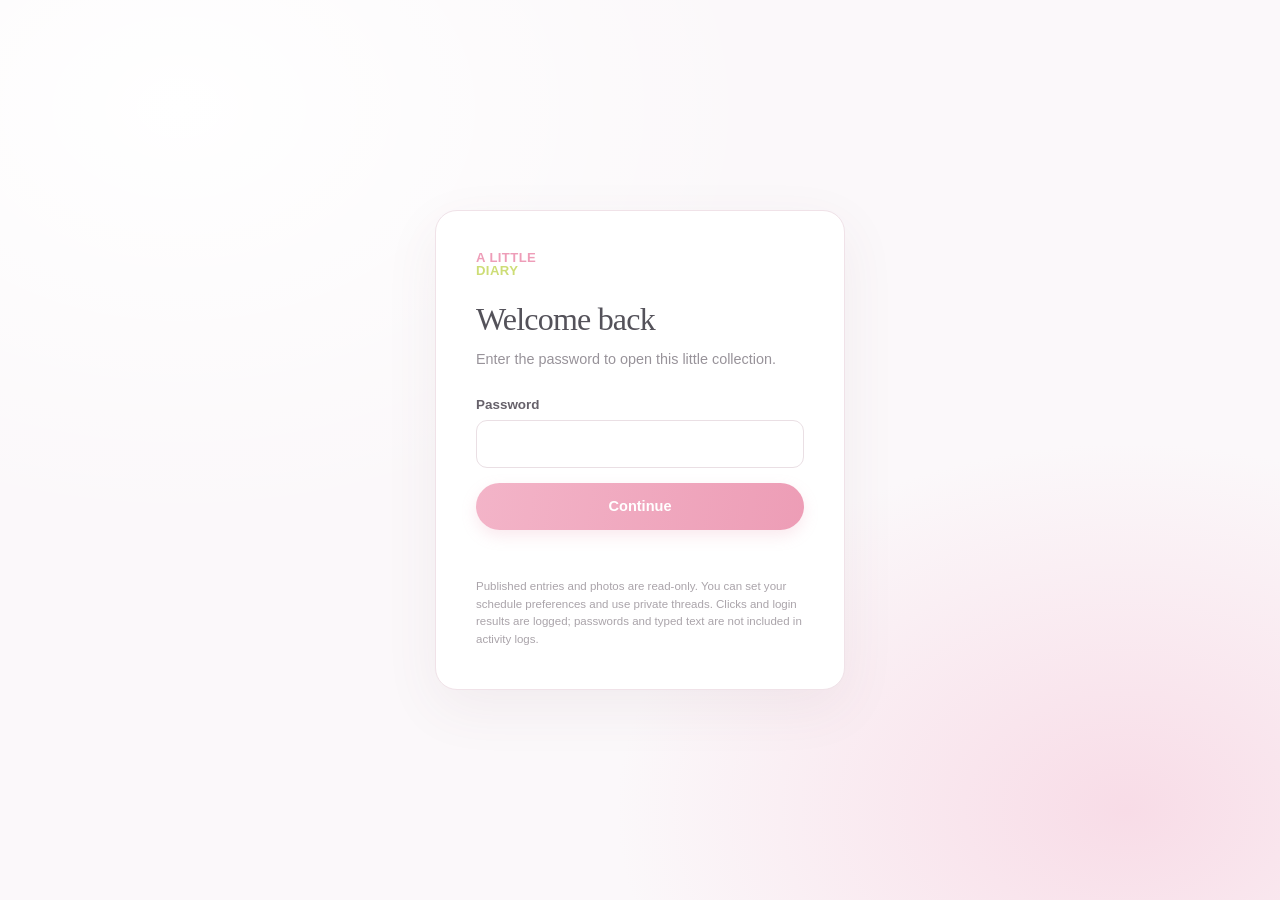
<file: index.html>
<!doctype html>
<html lang="en">
<head>
  <meta charset="utf-8">
  <meta name="viewport" content="width=device-width, initial-scale=1">
  <meta name="theme-color" content="#f5f2ee">
  <meta name="description" content="A quiet collection of notes and photographs.">
  <link rel="icon" href="data:,">
  <title>A Little Diary</title>
  <script async src="https://www.googletagmanager.com/gtag/js?id=G-SQG65GV1SY"></script>
  <script>
    window.dataLayer = window.dataLayer || [];
    function gtag(){dataLayer.push(arguments);}
    gtag('js', new Date());
    gtag('config', 'G-SQG65GV1SY', { send_page_view: false });
  </script>
  <style>
    :root {
      color-scheme: light;
      font-family: "Segoe UI", "Trebuchet MS", sans-serif;
      color: #24211f;
      background: #f5f2ee;
      font-synthesis: none;
      text-rendering: optimizeLegibility;
      -webkit-font-smoothing: antialiased;
      --ink: #24211f;
      --muted: #817a72;
      --line: #e8e2d9;
      --paper: #fffefa;
      --accent: #876f59;
      --sidebar-width: 258px;
    }
    * { box-sizing: border-box; }
    [hidden] { display: none !important; }
    body { min-width: 320px; min-height: 100vh; margin: 0; }
    button, a { -webkit-tap-highlight-color: transparent; }
    button { font: inherit; }
    a { color: inherit; }
    button:focus-visible, a:focus-visible {
      outline: 3px solid #a68b70;
      outline-offset: 3px;
    }
    .sidebar {
      position: fixed;
      z-index: 20;
      inset: 0 auto 0 0;
      display: flex;
      width: var(--sidebar-width);
      flex-direction: column;
      padding: 28px 20px 20px;
      border-right: 1px solid var(--line);
      background: var(--paper);
    }
    .brand {
      display: flex;
      align-items: center;
      gap: 12px;
      padding: 0 8px;
      text-decoration: none;
    }
    .brand-mark {
      display: grid;
      width: 42px;
      height: 42px;
      flex: 0 0 auto;
      place-items: center;
      border-radius: 14px;
      background: #eee5da;
      color: #695747;
      font-family: Georgia, serif;
      font-size: 1.3rem;
    }
    .brand-name { font-family: Georgia, serif; font-size: 1.1rem; }
    .brand-caption { display: block; margin-top: 3px; color: var(--muted); font-size: .73rem; }
    .nav-label { margin: 46px 10px 12px; color: #a1978b; font-size: .68rem; font-weight: 750; letter-spacing: .13em; text-transform: uppercase; }
    .side-nav, .bottom-nav { display: grid; gap: 6px; }
    .nav-link {
      display: flex;
      min-height: 46px;
      align-items: center;
      gap: 12px;
      padding: 10px 13px;
      border: 0;
      border-radius: 11px;
      background: transparent;
      color: #625c54;
      cursor: pointer;
      font-size: .94rem;
      text-align: left;
      text-decoration: none;
    }
    .nav-link:hover { background: #f6f2ec; }
    .nav-link[aria-current="page"] { background: #eee8df; color: #302b25; font-weight: 700; }
    .nav-icon { display: inline-grid; width: 20px; place-items: center; color: #84745f; font-size: 1.08rem; }
    .sidebar-bottom { margin-top: auto; }
    .sidebar-note { margin: 0 10px 18px; color: #8c847b; font-size: .8rem; line-height: 1.6; }
    .main-shell { min-height: 100vh; margin-left: var(--sidebar-width); }
    .topbar {
      display: flex;
      min-height: 72px;
      align-items: center;
      justify-content: space-between;
      padding: 12px clamp(22px, 5vw, 76px);
      border-bottom: 1px solid #e8e2d9b8;
      background: #f5f2eecc;
    }
    .mobile-brand { display: none; }
    .top-caption { color: var(--muted); font-size: .85rem; }
    .page-content { width: min(100% - 48px, 1050px); margin: 0 auto; padding: 38px 0 80px; }
    .page-heading { margin-bottom: 27px; }
    .eyebrow { margin: 0 0 9px; color: #8d7965; font-size: .72rem; font-weight: 750; letter-spacing: .13em; text-transform: uppercase; }
    h1, h2, h3, p { margin-top: 0; }
    h1, h2 { font-family: Georgia, "Times New Roman", serif; font-weight: 500; }
    h1 { margin-bottom: 10px; font-size: clamp(2.2rem, 5vw, 3.4rem); letter-spacing: -.025em; }
    h2 { font-size: 1.55rem; }
    .page-description { max-width: 650px; margin-bottom: 0; color: var(--muted); font-size: 1rem; line-height: 1.7; }
    .home-intro { display: grid; grid-template-columns: minmax(0, 1fr) minmax(190px, 270px); gap: 28px; align-items: end; margin-bottom: 34px; }
    .home-intro p:last-child { max-width: 560px; margin-bottom: 0; color: var(--muted); line-height: 1.75; }
    .date-stamp { justify-self: end; color: #877d71; font-size: .82rem; text-align: right; }
    .feature-card {
      position: relative;
      overflow: hidden;
      padding: clamp(23px, 4vw, 42px);
      border: 1px solid #e5ddd2;
      border-radius: 20px;
      background: linear-gradient(120deg, #fffefa 0%, #fffefa 65%, #eee5da 160%);
      box-shadow: 0 14px 36px #3931260b;
    }
    .feature-card::after {
      position: absolute;
      top: -60px;
      right: -40px;
      width: 200px;
      height: 200px;
      border: 1px solid #e6ddd1;
      border-radius: 50%;
      content: "";
      pointer-events: none;
    }
    .feature-meta { display: flex; align-items: center; gap: 10px; margin-bottom: 22px; color: #8d7965; font-size: .77rem; font-weight: 700; letter-spacing: .08em; text-transform: uppercase; }
    .feature-meta::before { width: 7px; height: 7px; border-radius: 50%; background: #9c8061; content: ""; }
    .feature-card h2 { max-width: 700px; margin-bottom: 14px; font-size: clamp(1.7rem, 4vw, 2.45rem); }
    .feature-excerpt { max-width: 720px; margin-bottom: 24px; color: #70685f; font-size: 1rem; line-height: 1.8; white-space: pre-line; }
    .text-button {
      display: inline-flex;
      min-height: 42px;
      align-items: center;
      gap: 8px;
      padding: 8px 0;
      border: 0;
      background: transparent;
      color: #514638;
      cursor: pointer;
      font-weight: 750;
    }
    .text-button span { transition: transform 160ms ease; }
    .text-button:hover span { transform: translateX(4px); }
    .section-heading { display: flex; align-items: end; justify-content: space-between; gap: 15px; margin: 42px 0 16px; }
    .section-heading h2 { margin: 0; }
    .section-heading button { border: 0; background: none; color: #75634f; cursor: pointer; font-size: .88rem; font-weight: 700; }
    .entry-grid { display: grid; grid-template-columns: repeat(2, minmax(0, 1fr)); gap: 14px; }
    .entry-card {
      display: grid;
      width: 100%;
      min-height: 180px;
      justify-items: center;
      align-content: center;
      gap: 14px;
      padding: 22px;
      border: 1px solid var(--line);
      border-radius: 16px;
      background: var(--paper);
      color: var(--ink);
      cursor: pointer;
      font: inherit;
      text-align: center;
      transition: transform 180ms ease, border-color 180ms ease, box-shadow 180ms ease;
    }
    .entry-card:hover { transform: translateY(-3px); border-color: #e8bfcb; box-shadow: 0 12px 26px #8e58650f; }
    .entry-card:focus-visible { outline: 3px solid #e8a9ba; outline-offset: 3px; }
    .entry-card-title { max-width: 100%; overflow-wrap: anywhere; font-family: Georgia, serif; font-size: 1.18rem; font-weight: 500; }
    .entry-envelope-art {
      position: relative;
      display: block;
      width: 86px;
      height: 60px;
      overflow: hidden;
      border: 1px solid #e8bac8;
      border-radius: 8px;
      background: #fff5f7;
      perspective: 300px;
    }
    .entry-envelope-art::before {
      position: absolute;
      z-index: 1;
      inset: 0;
      background: #f4cad5;
      clip-path: polygon(0 0, 50% 56%, 100% 0, 100% 100%, 0 100%);
      content: "";
    }
    .entry-envelope-flap {
      position: absolute;
      z-index: 2;
      inset: 0 0 auto;
      height: 100%;
      background: #f9e3e9;
      clip-path: polygon(0 0, 100% 0, 50% 63%);
      transform-origin: top;
      transition: transform 320ms ease;
    }
    .entry-envelope-seal {
      position: absolute;
      z-index: 3;
      top: 26px;
      left: 50%;
      display: grid;
      width: 19px;
      height: 19px;
      place-items: center;
      border-radius: 50%;
      background: #df91a8;
      color: #fff;
      font-size: .7rem;
      transform: translateX(-50%);
    }
    .entry-card:hover .entry-envelope-flap, .entry-card:focus-visible .entry-envelope-flap { transform: rotateX(180deg); }
    .empty-state, .load-error { padding: 24px; border: 1px dashed #d7cec2; border-radius: 14px; color: var(--muted); line-height: 1.65; }
    .photo-grid { display: grid; grid-template-columns: repeat(3, minmax(0, 1fr)); gap: 14px; }
    .photo-item { overflow: hidden; margin: 0; border: 1px solid var(--line); border-radius: 15px; background: #fff; }
    .photo-open { position: relative; display: block; width: 100%; overflow: hidden; padding: 0; border: 0; background: #f8eef2; cursor: zoom-in; }
    .photo-item img, .photo-item video { display: block; width: 100%; aspect-ratio: 1 / 1; object-fit: cover; transition: transform 240ms ease; }
    .photo-item:hover img, .photo-item:hover video { transform: scale(1.025); }
    .photo-video-badge { position: absolute; right: 10px; bottom: 10px; padding: 5px 9px; border-radius: 999px; background: #28242ccc; color: #fff; font-size: .7rem; font-weight: 750; pointer-events: none; }
    .photo-item figcaption { padding: 11px 13px; background: var(--paper); color: #746d64; font-size: .82rem; }
    .about-card { max-width: 760px; padding: clamp(23px, 4vw, 40px); border: 1px solid var(--line); border-radius: 18px; background: var(--paper); }
    .about-card p { margin: 0; color: #70685f; line-height: 1.8; white-space: pre-line; }
    .visitor-invitation { margin-top: 40px; }
    .invitation-envelope { max-width: 420px; }

    .mobile-menu-button {
      display: none;
      width: 42px;
      height: 42px;
      place-items: center;
      border: 1px solid var(--line);
      border-radius: 11px;
      background: var(--paper);
      color: #514638;
      cursor: pointer;
      font-size: 1.25rem;
    }
    .drawer-scrim { display: none; }
    .bottom-nav { display: none; }
    .entry-dialog {
      width: min(calc(100% - 28px), 680px);
      max-height: min(88vh, 850px);
      padding: clamp(23px, 5vw, 42px);
      overflow: auto;
      border: 1px solid var(--line);
      border-radius: 19px;
      background: var(--paper);
      color: var(--ink);
      animation: dialog-appear 260ms ease both;
    }
    .lily-dialog {
      width: min(calc(100vw - 32px), 1100px);
      height: min(86vh, 900px);
      max-height: 92vh;
      padding: 0;
      overflow: hidden;
      border: 1px solid #52614a;
      background: #090d0a;
    }
    .lily-dialog iframe {
      display: block;
      width: 100%;
      height: 100%;
      border: 0;
      background: #090d0a;
    }
    .lily-dialog-close {
      position: absolute;
      z-index: 1;
      top: 12px;
      right: 12px;
      display: grid;
      width: 40px;
      height: 40px;
      place-items: center;
      border: 1px solid #cbd6c3;
      border-radius: 50%;
      background: #1b251dcc;
      color: #f3f0e7;
      font: inherit;
      font-size: 1.5rem;
      line-height: 1;
      cursor: pointer;
    }
    .lily-dialog-close:hover,
    .lily-dialog-close:focus-visible {
      outline: 2px solid #d5e6a3;
      outline-offset: 2px;
    }
    .entry-dialog::backdrop { background: #25211dcc; backdrop-filter: blur(4px); }
    .dialog-envelope-art {
      position: relative;
      width: 84px;
      height: 58px;
      margin: 0 auto 22px;
      overflow: hidden;
      border: 1px solid #e8bac8;
      border-radius: 8px;
      background: #fff5f7;
      perspective: 300px;
    }
    .dialog-envelope-art::before {
      position: absolute;
      z-index: 1;
      inset: 0;
      background: #f4cad5;
      clip-path: polygon(0 0, 50% 56%, 100% 0, 100% 100%, 0 100%);
      content: "";
    }
    .dialog-envelope-flap {
      position: absolute;
      z-index: 2;
      inset: 0 0 auto;
      height: 100%;
      background: #f9e3e9;
      clip-path: polygon(0 0, 100% 0, 50% 63%);
      transform-origin: top;
      animation: envelope-open 440ms ease-out 80ms both;
    }
    .dialog-reveal { animation: letter-reveal 380ms ease-out 180ms both; }
    .dialog-date { margin-bottom: 12px; color: #8b7967; font-size: .78rem; font-weight: 700; letter-spacing: .08em; text-transform: uppercase; }
    .entry-dialog h2 { margin-bottom: 20px; font-size: 2rem; }
    .dialog-content { color: #625c54; line-height: 1.85; white-space: pre-wrap; overflow-wrap: anywhere; }
    .entry-music-player { display: block; width: 100%; margin-top: 20px; }
    .entry-music-status { margin: 10px 0 0; color: #817a72; font-size: .85rem; }
    .invitation-dialog { width: min(calc(100% - 28px), 760px); }
    .invitation-dialog .dialog-content { margin-bottom: 22px; }
    .invitation-dialog img {
      display: block;
      width: auto;
      height: auto;
      max-width: 100%;
      max-height: min(62vh, 680px);
      margin: 0 auto;
      border-radius: 12px;
      background: #fff7f9;
      object-fit: contain;
      object-position: center;
    }
    .dialog-actions { display: flex; justify-content: end; margin-top: 24px; }
    .dialog-close { min-height: 42px; padding: 9px 16px; border: 1px solid #e2dacf; border-radius: 10px; background: #f7f4f0; color: #39342e; cursor: pointer; font: inherit; font-weight: 700; }
    @keyframes envelope-open { from { transform: rotateX(0); } to { transform: rotateX(180deg); } }
    @keyframes letter-reveal { from { opacity: 0; transform: translateY(8px); } to { opacity: 1; transform: translateY(0); } }
    @keyframes dialog-appear { from { opacity: 0; transform: translateY(12px) scale(.98); } to { opacity: 1; transform: translateY(0) scale(1); } }
    @media (prefers-reduced-motion: reduce) {
      .entry-card, .entry-envelope-flap, .entry-dialog, .dialog-envelope-flap, .dialog-reveal {
        animation-delay: 0ms !important;
        animation-duration: .01ms !important;
        transition-duration: .01ms !important;
      }
    }
    @media (max-width: 900px) {
      :root { --sidebar-width: 228px; }
      .photo-grid { grid-template-columns: repeat(2, minmax(0, 1fr)); }
      .home-intro { grid-template-columns: 1fr auto; }
    }
    @media (max-width: 720px) {
      .sidebar {
        z-index: 31;
        width: min(84vw, 310px);
        transform: translateX(-105%);
        transition: transform 220ms ease;
      }
      body.menu-open .sidebar { transform: translateX(0); }
      .drawer-scrim {
        position: fixed;
        z-index: 30;
        inset: 0;
        display: block;
        background: #211e1a66;
        opacity: 0;
        pointer-events: none;
        transition: opacity 220ms ease;
      }
      body.menu-open .drawer-scrim { opacity: 1; pointer-events: auto; }
      .main-shell { margin-left: 0; }
      .topbar { min-height: 64px; padding: 10px 16px; }
      .mobile-brand { display: flex; align-items: center; gap: 10px; font-family: Georgia, serif; font-size: 1.04rem; }
      .mobile-brand-mark { display: grid; width: 34px; height: 34px; place-items: center; border-radius: 11px; background: #eee5da; color: #695747; }
      .mobile-menu-button { display: grid; }
      .top-caption { display: none; }
      .page-content { width: min(100% - 34px, 650px); padding: 27px 0 104px; }
      .home-intro { grid-template-columns: 1fr; gap: 14px; }
      .date-stamp { justify-self: start; text-align: left; }
      .feature-card { border-radius: 16px; }
      .entry-grid { grid-template-columns: 1fr; }
      .entry-card { min-height: auto; }
      .bottom-nav {
        position: fixed;
        z-index: 25;
        right: 0;
        bottom: 0;
        left: 0;
        display: grid;
        grid-template-columns: repeat(3, 1fr);
        gap: 4px;
        padding: 8px 12px calc(8px + env(safe-area-inset-bottom));
        border-top: 1px solid var(--line);
        background: #fffefaed;
        backdrop-filter: blur(14px);
      }
      .bottom-nav .nav-link { min-height: 54px; flex-direction: column; justify-content: center; gap: 3px; padding: 5px 3px; font-size: .69rem; text-align: center; }
      .bottom-nav .nav-icon { font-size: 1.08rem; }
      body.menu-open .bottom-nav { pointer-events: none; }
    }
    @media (max-width: 430px) {
      .photo-grid { gap: 9px; }
      .photo-item figcaption { padding: 9px; font-size: .76rem; }
      .page-heading { margin-bottom: 21px; }
      .feature-meta { margin-bottom: 15px; }
    }
    @media (prefers-reduced-motion: reduce) {
      *, *::before, *::after { scroll-behavior: auto !important; transition-duration: .01ms !important; animation-duration: .01ms !important; }
    }
  </style>
  <style>
    :root {
      color: #56555d;
      background: #fbfafc;
      --ink: #56555d;
      --muted: #9a98a0;
      --line: #f0e9ed;
      --paper: #fff;
      --accent: #f3a9c0;
      --sidebar-width: 210px;
    }
    body { background: #fbfafc; color: var(--ink); }
    .sidebar { padding: 26px 15px 18px; border-right-color: #f2edf0; background: #fff; }
    .brand { min-height: 66px; padding: 0 15px; }
    .brand-mark {
      display: flex;
      width: auto;
      height: auto;
      flex-direction: column;
      place-items: initial;
      border-radius: 0;
      background: transparent;
      color: #ee9db8;
      font-family: "Segoe UI", sans-serif;
      font-size: .99rem;
      font-weight: 850;
      letter-spacing: -.025em;
      line-height: .96;
    }
    .brand-mark strong { color: #cddd76; font-weight: 850; }
    .brand-caption { display: none; }
    .nav-label { margin: 30px 12px 12px; color: #b7b3b8; font-size: .66rem; }
    .nav-link {
      min-height: 45px;
      border-radius: 999px;
      color: #77767d;
      font-size: .84rem;
      font-weight: 650;
    }
    .nav-link:hover { background: #fff3f7; }
    .nav-link[aria-current="page"] {
      background: linear-gradient(100deg, #f8c3d2, #f5a8bf);
      color: #fff;
      box-shadow: 0 5px 13px #f4aec433;
    }
    .nav-link[aria-current="page"] .nav-icon { color: #fff; }
    .nav-icon { color: #88878c; font-size: 1.02rem; }
    .sidebar-bottom { margin-top: auto; }
    .sidebar-note { color: #aaa5aa; font-size: .75rem; }
    .main-shell { margin-left: var(--sidebar-width); }
    .topbar {
      position: sticky;
      z-index: 15;
      top: 0;
      min-height: 78px;
      gap: 20px;
      padding: 12px clamp(22px, 3.2vw, 45px);
      border: 0;
      background: #fbfafceF;
      backdrop-filter: blur(12px);
    }
    .topbar-start { display: flex; min-width: 0; align-items: center; gap: 15px; }
    .mobile-brand { color: #5b5960; font-family: "Segoe UI", sans-serif; font-weight: 750; }
    .mobile-brand-mark { background: #f8e6ec; color: #e48da8; }
    .top-caption { display: none; }
    .search-box {
      display: flex;
      width: min(100%, 520px);
      min-height: 44px;
      align-items: center;
      gap: 10px;
      margin: 0 auto;
      padding: 0 15px;
      border: 1px solid #f3eef1;
      border-radius: 13px;
      background: #fff;
      color: #b4aeb5;
    }
    .search-box svg { width: 17px; height: 17px; flex: 0 0 auto; }
    .search-box input { width: 100%; min-width: 0; border: 0; outline: 0; background: transparent; color: #5b5960; font: inherit; font-size: .86rem; }
    .search-box input::placeholder { color: #b3afb4; }
    .top-actions { display: flex; gap: 9px; }
    .icon-button {
      display: grid;
      width: 42px;
      height: 42px;
      place-items: center;
      border: 1px solid #f3d9e2;
      border-radius: 13px;
      background: #f6b2c7;
      box-shadow: 0 4px 9px #e892ad44;
      color: #fff;
      cursor: pointer;
      font-size: 1.1rem;
    }
    .icon-button:hover { background: #ef9eb7; }
    .dashboard-grid {
      display: grid;
      max-width: 1520px;
      grid-template-columns: minmax(0, 1fr) 258px;
      align-items: start;
      margin: 0 auto;
    }
    .page-content {
      width: auto;
      min-width: 0;
      margin: 0;
      padding: 18px clamp(20px, 3.3vw, 46px) 64px;
    }
    .home-intro { display: none; }
    .hero {
      position: relative;
      display: flex;
      min-height: 270px;
      align-items: center;
      overflow: hidden;
      padding: clamp(24px, 3.4vw, 42px);
      border-radius: 31px;
      background: linear-gradient(112deg, #f8c1d1 0%, #f5b1c6 61%, #f5a9c0 100%);
      color: #fff;
      isolation: isolate;
    }
    .hero::after {
      position: absolute;
      z-index: -1;
      top: -55px;
      right: -40px;
      width: 320px;
      height: 320px;
      border: 1px solid #ffffff44;
      border-radius: 50%;
      box-shadow: 0 0 0 23px #ffffff12, 0 0 0 47px #ffffff0d;
      content: "";
    }
    .hero-copy { position: relative; z-index: 2; width: min(67%, 515px); }
    .hero .eyebrow { color: #fff; opacity: .9; }
    .hero h1 { margin-bottom: 12px; color: #fff; font-family: "Segoe UI", sans-serif; font-size: clamp(2rem, 3.4vw, 3.05rem); font-weight: 700; letter-spacing: -.035em; line-height: 1.08; }
    .hero-tagline { margin-bottom: 18px; color: #fff; font-size: .95rem; line-height: 1.65; opacity: .93; }
    .feature-card {
      max-width: 475px;
      padding: 0;
      border: 0;
      background: transparent;
      box-shadow: none;
    }
    .feature-card::after { display: none; }
    .feature-meta { margin-bottom: 7px; color: #fff; font-size: .69rem; letter-spacing: .1em; opacity: .9; }
    .feature-meta::before { background: #fff; }
    .feature-card h2 { margin-bottom: 8px; color: #fff; font-family: Georgia, serif; font-size: clamp(1.2rem, 2.3vw, 1.65rem); font-weight: 500; }
    .feature-excerpt { display: -webkit-box; max-width: 445px; margin-bottom: 15px; overflow: hidden; color: #fff; font-size: .81rem; line-height: 1.55; opacity: .93; -webkit-box-orient: vertical; -webkit-line-clamp: 2; }
    .hero #daily-note-content { display: block; overflow: visible; white-space: pre-line; -webkit-line-clamp: unset; }
    .content-like { display: inline-flex; min-height: 35px; align-items: center; gap: 6px; padding: 6px 11px; border: 1px solid #ffffff99; border-radius: 999px; background: #ffffff20; color: #fff; cursor: pointer; font: inherit; font-size: .78rem; font-weight: 700; }
    .content-like[aria-pressed="true"] { border-color: #fff; background: #fff; color: #c65e7e; }
    .content-like:disabled { cursor: wait; opacity: .7; }
    /* Daily note reply box */
    .daily-note-reply { margin-top: 14px; padding-top: 12px; border-top: 1px solid #ffffff33; }
    .daily-note-reply form { display: flex; gap: 7px; align-items: flex-end; }
    .daily-note-reply input {
      flex: 1;
      min-height: 36px;
      padding: 7px 11px;
      border: 1px solid #ffffff66;
      border-radius: 999px;
      background: #ffffff18;
      color: #fff;
      font: inherit;
      font-size: .78rem;
    }
    .daily-note-reply input::placeholder { color: #ffffff88; }
    .daily-note-reply input:focus-visible { outline: 2px solid #ffffff99; outline-offset: 2px; }
    .daily-note-reply button {
      min-height: 36px;
      padding: 7px 14px;
      border: 1px solid #ffffff88;
      border-radius: 999px;
      background: #ffffff20;
      color: #fff;
      cursor: pointer;
      font: inherit;
      font-size: .78rem;
      font-weight: 700;
      white-space: nowrap;
    }
    .daily-note-reply button:hover { background: #ffffff35; }
    .daily-note-reply button:disabled { cursor: wait; opacity: .6; }
    .daily-note-reply-status { min-height: 1.2em; margin: 6px 0 0; color: #fff; font-size: .72rem; opacity: .9; }
    .content-like-status { min-height: 1.2em; margin: 4px 0 0; color: #fff; font-size: .72rem; }
    .hero-actions { display: flex; flex-wrap: wrap; gap: 9px; }
    .hero .text-button { min-height: 37px; padding: 8px 17px; border-radius: 999px; background: #fff; color: #df8da7; font-size: .78rem; }
    .hero .text-button.secondary { border: 1px solid #ffffff8a; background: transparent; color: #fff; }
    .home-daily-media { margin: 22px 0 30px; padding: clamp(16px, 3vw, 24px); border: 1px solid #f0e5e9; border-radius: 20px; background: #fff; box-shadow: 0 8px 26px #493b2609; }
    .home-daily-media-head, .media-archive-meta { display: flex; align-items: start; justify-content: space-between; gap: 12px; }
    .home-daily-media-head { margin-bottom: 12px; }
    .home-daily-media-head h2 { margin: 0; color: #55535b; font-family: Georgia, serif; font-size: 1.35rem; font-weight: 500; }
    .home-daily-media-head p { margin: 4px 0 0; color: #98939a; font-size: .76rem; }
    .home-daily-media-head button { flex: 0 0 auto; padding: 8px 11px; border: 1px solid #f0d7e0; border-radius: 999px; background: #fff8fa; color: #b8617c; cursor: pointer; font: inherit; font-size: .76rem; font-weight: 700; }
    .daily-media-feature-content { display: grid; gap: 12px; place-items: center; }
    .daily-media-feature-content img, .daily-media-feature-content video { display: block; width: auto; max-width: 100%; max-height: min(62vh, 620px); border-radius: 13px; background: #f7f3f5; object-fit: contain; }
    .daily-media-feature-content video { width: min(100%, 900px); }
    .daily-media-caption { width: 100%; margin: 0; color: #655b61; font-size: .9rem; line-height: 1.6; white-space: pre-wrap; overflow-wrap: anywhere; }
    .daily-media-like-row { display: flex; width: 100%; align-items: center; gap: 9px; }
    .daily-media-like { border-color: #f0d7e0; background: #fff8fa; color: #b8617c; }
    .daily-media-like[aria-pressed="true"] { border-color: #d58ba0; background: #fff0f4; color: #ae4f70; }
    .daily-media-like-status { min-height: 1.2em; margin: 0; color: #98939a; font-size: .75rem; }
    .checkin-box { display: flex; align-items: center; justify-content: space-between; gap: 18px; margin: 24px 0 36px; padding: 18px 20px; border: 1px solid #f0dfe5; border-radius: 17px; background: linear-gradient(120deg, #fff8fa, #fffefa); }
    .checkin-box h2 { margin: 0 0 5px; color: #64555d; font-family: Georgia, serif; font-size: 1.15rem; font-weight: 500; }
    .checkin-box p { margin: 0; color: #898087; font-size: .82rem; line-height: 1.5; }
    .checkin-box button, .checkin-dialog button { min-height: 40px; padding: 8px 14px; border: 1px solid #e8cbd5; border-radius: 10px; background: #fff; color: #a64e68; cursor: pointer; font: inherit; font-size: .84rem; font-weight: 700; }
    /* Visitor upload tip banner */
    .visitor-upload-tip {
      display: flex;
      align-items: center;
      justify-content: space-between;
      gap: 14px;
      margin: 0 0 18px;
      padding: 13px 16px;
      border: 1px solid #e8d8f0;
      border-left: 4px solid #c47fd4;
      border-radius: 12px;
      background: #fdf5ff;
      color: #6a4d7a;
      font-size: .84rem;
      line-height: 1.55;
    }
    .visitor-upload-tip p { margin: 0; }
    .visitor-upload-tip button { flex: 0 0 auto; min-height: 32px; padding: 5px 11px; border: 1px solid #d8b8e8; border-radius: 8px; background: transparent; color: #9a5cb0; cursor: pointer; font: inherit; font-size: .78rem; font-weight: 700; white-space: nowrap; }
    /* Visitor share form */
    .visitor-share-section { margin: 0 0 36px; padding: clamp(18px, 3vw, 26px); border: 1px solid #f0e9ed; border-radius: 20px; background: #fff; box-shadow: 0 8px 26px #493b2609; }
    .visitor-share-section h2 { margin: 0 0 5px; color: #55535b; font-family: Georgia, serif; font-size: 1.3rem; font-weight: 500; }
    .visitor-share-section > p { margin: 0 0 18px; color: #98939a; font-size: .82rem; line-height: 1.5; }
    .visitor-share-field { display: grid; gap: 7px; margin: 0 0 13px; }
    .visitor-share-field label { color: #625c66; font-size: .86rem; font-weight: 650; }
    .visitor-share-field input, .visitor-share-field textarea {
      width: 100%;
      min-height: 43px;
      padding: 9px 11px;
      border: 1px solid #e7dfe4;
      border-radius: 10px;
      background: #fff;
      color: #56555d;
      font: inherit;
    }
    .visitor-share-field textarea { min-height: 100px; resize: vertical; line-height: 1.6; }
    .visitor-share-field input:focus-visible, .visitor-share-field textarea:focus-visible {
      outline: 3px solid #f3b4c8;
      outline-offset: 2px;
    }
    .visitor-share-actions { display: flex; flex-wrap: wrap; gap: 9px; margin-top: 5px; }
    .visitor-share-btn {
      min-height: 42px;
      padding: 9px 18px;
      border: 1px solid #e999b1;
      border-radius: 11px;
      background: #f3a9c0;
      color: #fff;
      cursor: pointer;
      font: inherit;
      font-size: .88rem;
      font-weight: 700;
    }
    .visitor-share-btn:hover { background: #ed98b2; }
    .visitor-share-btn:disabled { cursor: wait; opacity: .6; }
    .visitor-share-btn.secondary { border-color: #e7dfe4; background: #fff; color: #70656d; }
    .visitor-share-status { min-height: 1.4em; margin: 10px 0 0; color: #817a84; font-size: .84rem; }
    .visitor-share-status[data-error="true"] { color: #a64e68; }
    .visitor-submissions-list { display: grid; gap: 13px; margin-top: 18px; }
    .visitor-submission-card { padding: 14px 16px; border: 1px solid #f0e9ed; border-radius: 14px; background: #fdf9fb; }
    .visitor-submission-head { display: flex; align-items: baseline; justify-content: space-between; gap: 10px; margin-bottom: 8px; }
    .visitor-submission-head strong { color: #55535b; font-size: .9rem; }
    .visitor-submission-head time { color: #9a9298; font-size: .74rem; }
    .visitor-submission-head button { border: 0; background: transparent; color: #a64e68; cursor: pointer; font: inherit; font-size: .76rem; font-weight: 700; }
    .visitor-submission-card p { margin: 0 0 8px; color: #5f5a62; font-size: .86rem; line-height: 1.6; white-space: pre-wrap; overflow-wrap: anywhere; }
    .visitor-submission-card p:last-child { margin-bottom: 0; }
    .visitor-submission-card img { display: block; max-width: 100%; max-height: 320px; margin: 8px 0 0; border-radius: 10px; object-fit: contain; }
    .checkin-dialog { width: min(calc(100% - 28px), 520px); }
    .checkin-dialog h2 { margin: 0 0 10px; color: #5c5157; font-family: Georgia, serif; font-size: clamp(1.6rem, 6vw, 2rem); }
    .checkin-dialog-copy { color: #756d72; line-height: 1.65; }
    .checkin-dialog-options, .checkin-dialog-actions { display: flex; flex-wrap: wrap; gap: 9px; margin-top: 18px; }
    .checkin-dialog .checkin-primary { border-color: #d888a0; background: #d888a0; color: #fff; }
    .checkin-dialog .checkin-secondary { border-color: #e5dce0; color: #6a6066; }
    .checkin-dialog textarea { display: block; width: 100%; min-height: 110px; margin: 8px 0 13px; padding: 11px 12px; border: 1px solid #e6dce1; border-radius: 10px; font: inherit; resize: vertical; }
    .checkin-dialog label { color: #625a60; font-size: .85rem; font-weight: 700; }
    .checkin-dialog-status { min-height: 1.4em; margin: 10px 0 0; color: #777078; font-size: .82rem; }
    .checkin-dialog-status[data-error="true"] { color: #a13e36; }
    /* Floating check-in bubble */
    #checkin-bubble {
      position: fixed;
      z-index: 50;
      right: 22px;
      bottom: 22px;
      display: flex;
      align-items: center;
      gap: 7px;
      padding: 10px 16px 10px 13px;
      border: 1px solid #f0d7e0;
      border-radius: 999px;
      background: linear-gradient(120deg, #fff0f4, #ffe4ee);
      box-shadow: 0 6px 20px #e08daa2a;
      color: #a64e68;
      cursor: pointer;
      font: inherit;
      font-size: .84rem;
      font-weight: 700;
      transition: transform 160ms ease, box-shadow 160ms ease;
      user-select: none;
    }
    #checkin-bubble:hover { transform: translateY(-2px); box-shadow: 0 10px 26px #e08daa3a; }
    #checkin-bubble:focus-visible { outline: 3px solid #f2b4c7; outline-offset: 3px; }
    #checkin-bubble-icon { font-size: 1.1rem; line-height: 1; }
    @media (max-width: 720px) {
      #checkin-bubble { right: 14px; bottom: 72px; padding: 9px 13px 9px 11px; font-size: .78rem; }
    }
    .media-archive-grid { display: grid; grid-template-columns: repeat(auto-fill, minmax(min(100%, 260px), 1fr)); gap: 16px; }
    .media-archive-card { min-width: 0; padding: 12px; border: 1px solid #f0e9ed; border-radius: 16px; background: #fff; box-shadow: 0 7px 22px #493b2608; }
    .media-archive-card img, .media-archive-card video { display: block; width: 100%; max-height: 440px; border-radius: 11px; background: #f7f3f5; object-fit: contain; }
    .media-archive-meta { align-items: baseline; margin-top: 10px; }
    .media-archive-type { color: #b8617c; font-size: .74rem; font-weight: 750; }
    .media-archive-date { color: #98939a; font-size: .72rem; text-align: right; }
    .media-archive-caption { margin: 8px 0 0; color: #655b61; font-size: .86rem; line-height: 1.55; white-space: pre-wrap; overflow-wrap: anywhere; }
    .media-archive-empty { grid-column: 1 / -1; margin: 0; padding: 18px; border: 1px dashed #eadfe4; border-radius: 14px; color: #98939a; text-align: center; }
    .hero-art { position: absolute; right: 1%; bottom: -8px; width: min(43%, 330px); height: 285px; opacity: .97; pointer-events: none; }
    .hero-art .petal { fill: #fff1f4; stroke: #e89daf; stroke-width: 1.5; }
    .hero-art .leaf { fill: #dce99c; stroke: #b6c66b; stroke-width: 1; }
    .hero-art .door { fill: #fff5f4; stroke: #d78c9c; stroke-width: 4; }
    .hero-art .wood { fill: #f1cfb8; stroke: #d49f8c; stroke-width: 2; }
    .hero-art .door-detail { fill: #9bd5de; stroke: #7fb9c6; stroke-width: 2; }
    .hero-art .stem { fill: none; stroke: #a6bd6b; stroke-width: 3; stroke-linecap: round; }
    .lily-feature-card {
      display: grid;
      width: min(100%, 460px);
      min-height: 76px;
      grid-template-columns: 42px minmax(0, 1fr) 34px;
      align-items: center;
      gap: 13px;
      margin: 14px 0 20px;
      padding: 12px 16px;
      border: 1px solid #f0dfe5;
      border-radius: 17px;
      background: linear-gradient(110deg, #fff 0%, #fff7fa 100%);
      box-shadow: 0 8px 24px #e892ad1f;
      color: #63565d;
      cursor: pointer;
      font: inherit;
      text-align: left;
      transition: transform 160ms ease, border-color 160ms ease, box-shadow 160ms ease;
    }
    .lily-feature-card:hover { transform: translateY(-2px); border-color: #efc3d1; box-shadow: 0 12px 28px #e892ad2b; }
    .lily-feature-card:active { transform: translateY(0); }
    .lily-feature-card:focus-visible { outline: 3px solid #f3b4c8; outline-offset: 3px; }
    .lily-feature-icon {
      display: grid;
      width: 42px;
      height: 42px;
      place-items: center;
      border-radius: 14px;
      background: linear-gradient(145deg, #f8c3d2, #f5a8bf);
      box-shadow: 0 4px 10px #e892ad33;
      color: #fff;
      font-size: 1.25rem;
    }
    .lily-feature-copy { display: grid; gap: 3px; }
    .lily-feature-copy .eyebrow { margin: 0; color: #b87d91; font-size: .64rem; letter-spacing: .12em; }
    .lily-feature-copy strong { color: #62545b; font-size: .95rem; font-weight: 750; }
    .lily-feature-arrow {
      display: grid;
      width: 32px;
      height: 32px;
      place-items: center;
      border-radius: 50%;
      background: #f8e6ec;
      color: #c2768d;
      font-size: 1rem;
      transition: transform 160ms ease, background 160ms ease;
    }
    .lily-feature-card:hover .lily-feature-arrow { transform: translate(2px, -2px); background: #f4d4df; }
    .section-heading { align-items: center; margin: 30px 0 14px; }
    .section-heading h2 { color: #55535b; font-family: "Segoe UI", sans-serif; font-size: 1.02rem; font-weight: 750; }
    .section-heading button { color: #dc8ea7; font-size: .78rem; }
    .entry-grid { grid-template-columns: repeat(2, minmax(0, 1fr)); gap: 13px; }
    .entry-card {
      min-height: 168px;
      padding: 17px;
      border-color: #f0e9ed;
      border-radius: 18px;
      background: #fff;
      box-shadow: 0 7px 20px #65505b08;
    }
    .entry-date { margin-bottom: 8px; color: #d990a8; font-size: .66rem; }
    .entry-card h3 { margin-bottom: 7px; color: #55535b; font-family: "Segoe UI", sans-serif; font-size: 1rem; font-weight: 700; }
    .entry-card p { color: #939097; font-size: .79rem; line-height: 1.55; }
    .entry-card .text-button { min-height: 29px; color: #e08da7; font-size: .75rem; }
    .photo-grid { grid-template-columns: repeat(3, minmax(0, 1fr)); gap: 12px; }
    .photo-item { border-color: #f0e9ed; border-radius: 17px; background: #fff; box-shadow: 0 7px 20px #65505b08; }
    .photo-item img, .photo-item video { aspect-ratio: 1 / .86; }
    .photo-item figcaption { color: #89858c; font-size: .76rem; }
    .about-card { border-color: #f0e9ed; border-radius: 18px; color: #89858c; }
    .right-rail {
      position: sticky;
      top: 78px;
      min-height: calc(100vh - 78px);
      padding: 25px 20px 36px;
      border-left: 1px solid #f0e9ed;
      background: #fff;
    }
    .profile-card { display: flex; align-items: center; gap: 11px; margin-bottom: 25px; }
    .profile-avatar {
      display: grid;
      width: 43px;
      height: 43px;
      flex: 0 0 auto;
      place-items: center;
      border: 1px solid #f7d8e2;
      border-radius: 50%;
      background: #fff0f4;
      color: #df91aa;
      font-family: Georgia, serif;
      font-size: 1.25rem;
    }
    .profile-name { margin: 0 0 3px; color: #5c5960; font-size: .79rem; font-weight: 750; }
    .profile-caption { margin: 0; color: #a29da4; font-size: .7rem; }
    .rail-social { display: flex; gap: 8px; margin-top: 8px; color: #aaa4ab; font-size: .7rem; }
    .rail-section { margin: 24px 0 0; }
    .rail-heading { display: flex; align-items: center; justify-content: space-between; gap: 8px; margin-bottom: 11px; color: #69666d; font-size: .82rem; font-weight: 750; }
    .rail-heading button { border: 0; background: transparent; color: #aaa4ab; cursor: pointer; font-size: .85rem; }
    .color-tags { display: flex; gap: 6px; }
    .color-tag { width: 40px; height: 10px; border-radius: 999px; background: #f5b0c5; }
    .color-tag:nth-child(2) { background: #dce99c; }
    .color-tag:nth-child(3) { background: #e9d8ee; }
    .color-tag:nth-child(4) { background: #f4e3bf; }
    .rail-entry-list { display: grid; gap: 9px; }
    .rail-entry {
      display: flex;
      width: 100%;
      min-height: 52px;
      align-items: center;
      gap: 10px;
      padding: 8px;
      border: 1px solid #f4eef1;
      border-radius: 13px;
      background: #fcfbfc;
      color: #6a666e;
      cursor: pointer;
      text-align: left;
    }
    .rail-entry:hover { background: #fff1f5; }
    .rail-entry-icon { display: grid; width: 34px; height: 34px; flex: 0 0 auto; place-items: center; border-radius: 11px; background: #f9d5e0; color: #df8ba5; font-size: .9rem; }
    .rail-entry-title { display: block; overflow: hidden; font-size: .71rem; font-weight: 750; text-overflow: ellipsis; white-space: nowrap; }
    .rail-entry-date { display: block; margin-top: 3px; color: #a29da4; font-size: .63rem; }
    .rail-photos { display: grid; grid-template-columns: repeat(2, minmax(0, 1fr)); gap: 8px; }
    .rail-photo {
      overflow: hidden;
      padding: 0;
      border: 1px solid #f0e9ed;
      border-radius: 12px;
      background: #f8f2f5;
      cursor: pointer;
    }
    .rail-photo img { display: block; width: 100%; aspect-ratio: 1 / .85; object-fit: cover; }
    .rail-photo-empty { display: grid; min-height: 70px; place-items: center; border: 1px dashed #eedfe6; border-radius: 12px; color: #b1aab1; font-size: .72rem; text-align: center; }
    .rail-about { padding: 13px; border-radius: 14px; background: #fff3f7; color: #8d7c83; font-size: .72rem; line-height: 1.6; }
    .load-error { margin: 0 24px 24px; border-color: #f3cbd7; background: #fff7fa; color: #a5687d; font-size: .82rem; }
    .drawer-scrim { border: 0; padding: 0; }
    @media (max-width: 980px) {
      :root { --sidebar-width: 218px; }
      .dashboard-grid { grid-template-columns: minmax(0, 1fr); }
      .right-rail { display: none; }
      .page-content { max-width: 930px; margin: 0 auto; }
      .hero-copy { width: 70%; }
    }
    @media (max-width: 720px) {
      .sidebar { width: min(84vw, 300px); }
      .main-shell { margin-left: 0; }
      .topbar { position: sticky; min-height: 68px; flex-wrap: wrap; gap: 9px; padding: 10px 15px; }
      .topbar-start { min-height: 40px; flex: 1 1 100%; justify-content: space-between; }
      .mobile-brand { display: flex; }
      .search-box { order: 2; width: auto; min-height: 40px; flex: 1; margin: 0; }
      .top-actions { order: 3; }
      .icon-button { width: 40px; height: 40px; }
      .page-content { width: min(100% - 28px, 620px); padding: 20px 0 104px; }
      .hero { min-height: 250px; padding: 23px 20px; border-radius: 23px; }
      .hero-copy { width: 75%; }
      .hero-art { right: -7%; width: 47%; opacity: .78; }
      .hero h1 { font-size: clamp(1.7rem, 7vw, 2.3rem); }
      .feature-excerpt { font-size: .76rem; }
      .entry-grid { grid-template-columns: 1fr; }
      .entry-card { min-height: 145px; }
      .lily-feature-card { min-height: 100px; gap: 13px; padding: 16px; }
      .lily-dialog { width: calc(100% - 16px); height: 88vh; max-height: 92vh; border-radius: 14px; }
      .photo-grid { grid-template-columns: repeat(2, minmax(0, 1fr)); }
      .section-heading { margin-top: 26px; }
    }
    @media (max-width: 430px) {
      .top-actions { display: none; }
      .search-box { width: 100%; }
      .hero { min-height: 270px; }
      .hero-copy { width: 82%; }
      .hero-art { right: -13%; width: 56%; opacity: .55; }
      .hero .text-button { min-height: 34px; padding: 7px 12px; }
    }
    .login-screen {
      position: fixed;
      z-index: 100;
      inset: 0;
      display: grid;
      place-items: center;
      padding: 22px;
      background:
        radial-gradient(ellipse at 14% 12%, #fff 0, transparent 38%),
        radial-gradient(ellipse at 88% 90%, #f8dce7 0, transparent 32%),
        #fbf8fa;
    }
    .login-card {
      width: min(100%, 410px);
      padding: clamp(25px, 6vw, 40px);
      border: 1px solid #f0e2e8;
      border-radius: 22px;
      background: #fff;
      box-shadow: 0 18px 55px #6c4a5b12;
    }
    .login-logo {
      margin: 0 0 24px;
      color: #ee9db8;
      font-size: .82rem;
      font-weight: 850;
      letter-spacing: .03em;
      line-height: 1;
    }
    .login-logo span { display: block; color: #cddd76; }
    .login-card h1 { margin-bottom: 10px; color: #54525a; font-size: 2rem; }
    .login-description { margin-bottom: 25px; color: #98939a; font-size: .9rem; line-height: 1.65; }
    .password-label { display: block; margin-bottom: 8px; color: #66616a; font-size: .84rem; font-weight: 700; }
    .password-input {
      width: 100%;
      min-height: 48px;
      padding: 11px 14px;
      border: 1px solid #eadfe4;
      border-radius: 11px;
      background: #fff;
      color: #57535a;
      font: inherit;
      font-size: .9rem;
    }
    .password-input:focus-visible { outline: 3px solid #f2b4c7; outline-offset: 2px; }
    .login-button {
      width: 100%;
      min-height: 47px;
      margin-top: 15px;
      border: 0;
      border-radius: 999px;
      background: linear-gradient(100deg, #f3b4c8, #ed9db6);
      box-shadow: 0 6px 15px #e894af35;
      color: #fff;
      cursor: pointer;
      font: inherit;
      font-size: .91rem;
      font-weight: 750;
    }
    .login-button:hover { background: #e995b1; }
    .login-error { min-height: 1.5em; margin: 12px 0 0; color: #a64e68; font-size: .82rem; }
    .login-note { margin: 16px 0 0; color: #aaa4aa; font-size: .72rem; line-height: 1.55; }
    .media-status { min-height: 1.5em; margin: 12px 0 0; color: #a5687d; font-size: .8rem; text-align: center; }
    .media-viewer {
      position: fixed;
      inset: 0;
      width: 100vw;
      max-width: none;
      height: 100vh;
      height: 100dvh;
      max-height: none;
      margin: 0;
      padding: 58px 18px 18px;
      overflow: hidden;
      border: 0;
      background: #211e23;
      color: #fff;
    }
    .media-viewer[open] { display: grid; grid-template-rows: minmax(0, 1fr) auto; place-items: center; gap: 12px; }
    .media-viewer::backdrop { background: #17151bdc; backdrop-filter: blur(7px); }
    .media-viewer-content { display: grid; width: 100%; height: 100%; min-height: 0; place-items: center; }
    .media-viewer-image, .media-viewer-video { display: block; width: auto; height: auto; max-width: 100%; max-height: calc(100vh - 100px); max-height: calc(100dvh - 100px); object-fit: contain; }
    .media-viewer-video { width: min(100%, 1200px); }
    .media-viewer-close { position: absolute; z-index: 1; top: 12px; right: 16px; display: grid; width: 44px; height: 44px; place-items: center; border: 1px solid #ffffff55; border-radius: 50%; background: #ffffff20; color: #fff; cursor: pointer; font-size: 1.75rem; }
    .media-viewer-close:hover { background: #ffffff35; }
    .media-viewer-caption { margin: 0; color: #f6edf1; font-size: .88rem; text-align: center; }
    .rail-photo-video { display: grid; width: 100%; aspect-ratio: 1 / .85; place-items: center; background: #fae9ef; color: #df8ba5; font-size: 1.3rem; }
    .rail-entry-list .empty-state { padding: 12px; font-size: .72rem; }
    .schedule-guide, .schedule-personal, .visitor-thread-form {
      padding: 18px;
      border: 1px solid #f0e9ed;
      border-radius: 17px;
      background: #fff;
    }
    .schedule-guide { display: flex; align-items: start; justify-content: space-between; gap: 18px; margin-bottom: 20px; }
    .schedule-guide h2, .schedule-personal h2 { margin-bottom: 8px; font-size: 1.2rem; }
    .schedule-guide ul { margin: 0; padding-left: 20px; color: #827d85; font-size: .86rem; line-height: 1.7; }
    .schedule-week-controls { display: flex; align-items: center; justify-content: center; gap: 12px; margin-bottom: 14px; }
    .schedule-week-controls strong { min-width: 195px; color: #615a64; text-align: center; }
    .schedule-day-tabs { display: grid; grid-template-columns: repeat(7, minmax(0, 1fr)); gap: 7px; margin-bottom: 22px; }
    .schedule-day-tab {
      display: grid;
      min-height: 60px;
      place-content: center;
      gap: 3px;
      border: 1px solid #f0e9ed;
      border-radius: 13px;
      background: #fff;
      color: #817a84;
      cursor: pointer;
    }
    .schedule-day-tab[aria-selected="true"] { border-color: #efabc0; background: #fff0f5; color: #ba6883; }
    .schedule-day-tab strong { font-size: 1.05rem; text-align: center; }
    .schedule-agenda-heading { display: flex; align-items: center; justify-content: space-between; gap: 12px; margin-bottom: 12px; }
    .schedule-agenda-heading h2 { margin-bottom: 4px; font-size: 1.15rem; }
    .schedule-agenda-heading p { margin: 0; font-size: .84rem; }
    .schedule-hours { color: #9a98a0; font-size: .78rem; }
    .schedule-timeline { overflow-x: auto; border: 1px solid #f0e9ed; border-radius: 15px; background: #fff; }
    .schedule-track { display: grid; min-width: 0; grid-template-columns: 66px minmax(0, 1fr); min-height: 540px; padding: 0 10px 0 0; }
    .schedule-hour-labels { display: grid; grid-template-rows: repeat(12, 45px); color: #9a98a0; font-size: .72rem; text-align: right; }
    .schedule-hour-labels span { padding: 4px 8px 0 0; border-top: 1px solid #f2edf0; }
    .schedule-event-area {
      position: relative;
      min-height: 540px;
      border-left: 1px solid #f2edf0;
      background: repeating-linear-gradient(to bottom, transparent 0, transparent 44px, #f2edf0 44px, #f2edf0 45px);
    }
    .schedule-event {
      position: absolute;
      z-index: 1;
      display: flex;
      flex-direction: column;
      gap: 2px;
      overflow: auto;
      padding: 6px 8px;
      border: 1px solid #e8b3c3;
      border-left: 4px solid #dc8da7;
      border-radius: 9px;
      background: #fff0f5;
      color: #5e4e56;
      font-size: .72rem;
      line-height: 1.25;
      overflow-wrap: anywhere;
    }
    .schedule-event strong { font-size: .77rem; }
    .schedule-event.in-progress { border-color: #83bca7; border-left-color: #54967d; background: #eaf7f0; }
    .schedule-event.done { border-color: #d9d4db; border-left-color: #aaa4ad; background: #f1eff2; color: #817d84; }
    .schedule-event-state { margin-top: 2px; font-size: .67rem; font-weight: 750; text-transform: uppercase; }
    .schedule-personal-actions { display: flex; gap: 8px; margin-top: 3px; }
    .schedule-personal-actions button { padding: 2px 0; border: 0; background: transparent; color: #a64e68; cursor: pointer; font-size: .7rem; font-weight: 700; }
    .schedule-now-marker { position: absolute; z-index: 3; right: 0; left: 0; height: 2px; background: #df698b; pointer-events: none; }
    .schedule-now-marker::before { position: absolute; top: -4px; left: -4px; width: 10px; height: 10px; border-radius: 50%; background: #df698b; content: ""; }
    .schedule-empty { margin: 12px; padding: 13px; border-radius: 11px; background: #fff7fa; color: #8d7c83; font-size: .82rem; }
    .schedule-personal { margin-top: 22px; }
    .schedule-personal > p { font-size: .84rem; }
    .schedule-form-grid { display: grid; grid-template-columns: repeat(2, minmax(0, 1fr)); gap: 0 14px; }
    .schedule-form-grid .field { display: grid; gap: 7px; margin: 12px 0; }
    .schedule-form-grid label, .visitor-thread-form label { color: #625c66; font-size: .86rem; font-weight: 650; }
    .schedule-form-grid input, .schedule-form-grid select, .visitor-thread-form input, .visitor-thread-form textarea {
      width: 100%;
      min-height: 43px;
      padding: 9px 11px;
      border: 1px solid #e7dfe4;
      border-radius: 10px;
      background: #fff;
      color: #56555d;
      font: inherit;
    }
    .schedule-form-grid textarea, .visitor-thread-form textarea { min-height: 100px; resize: vertical; }
    .schedule-form-grid input:focus-visible, .schedule-form-grid select:focus-visible, .visitor-thread-form input:focus-visible, .visitor-thread-form textarea:focus-visible {
      outline: 3px solid #f3b4c8;
      outline-offset: 2px;
    }
    .schedule-form-actions { display: flex; flex-wrap: wrap; gap: 8px; }
    .home-schedule { margin: 26px 0 42px; padding: clamp(18px, 3vw, 26px); border: 1px solid #eee8e2; border-radius: 20px; background: #fffefa; box-shadow: 0 8px 26px #493b2609; }
    .home-schedule-head, .visitor-thread-head, .visitor-thread-actions, .visitor-thread-comment-head { display: flex; align-items: center; justify-content: space-between; gap: 12px; }
    .home-schedule-head { margin-bottom: 14px; }
    .home-schedule-head h2 { margin: 0; font-family: var(--serif); font-size: 1.45rem; }
    .home-schedule-head p { margin: 3px 0 0; color: #8d8991; font-size: .82rem; }
    .home-schedule-head button, .visitor-thread-actions button { padding: 7px 10px; border: 1px solid #eadfe4; border-radius: 9px; background: #fff; color: #a64e68; cursor: pointer; font: inherit; font-size: .78rem; font-weight: 700; }
    .home-schedule-list { display: grid; gap: 9px; }
    .home-schedule-item { display: grid; grid-template-columns: minmax(62px, auto) minmax(0, 1fr); align-items: center; gap: 12px; padding: 11px 13px; border: 1px solid #f0e9ed; border-radius: 12px; background: #fff; }
    .home-schedule-item.in-progress { border-color: #b2d8c8; background: #f1faf5; }
    .home-schedule-item.empty { background: #fff7fa; }
    .home-schedule-label { color: #827d85; font-size: .77rem; font-weight: 750; }
    .home-schedule-title { overflow-wrap: anywhere; font-size: .88rem; font-weight: 700; }
    .home-schedule-detail { margin-top: 3px; color: #8d8991; font-size: .75rem; }
    .schedule-format-select { max-width: 124px; min-height: 30px; padding: 3px 6px; border: 1px solid #e7dfe4; border-radius: 8px; background: #fff; color: #625c66; font: inherit; font-size: .72rem; }
    .schedule-event .schedule-format-select { width: 100%; }
    .visitor-thread-reminder { margin: 0 0 18px; padding: 14px 16px; border-left: 4px solid #e8a4ba; border-radius: 9px; background: #fff5f8; color: #71636a; font-size: .87rem; line-height: 1.6; }
    .visitor-thread-form { display: grid; gap: 4px; margin-bottom: 24px; padding: clamp(16px, 3vw, 22px); border: 1px solid #f0e9ed; border-radius: 16px; background: #fff; }
    .visitor-thread-form .field { display: grid; gap: 7px; margin: 8px 0; }
    .visitor-thread-form .form-actions { display: flex; flex-wrap: wrap; align-items: center; gap: 9px; }
    .visitor-thread-form input[type="file"] { padding: 8px; }
    .visitor-thread-feed { display: grid; gap: 16px; }
    .visitor-thread-card { min-width: 0; padding: clamp(15px, 3vw, 22px); border: 1px solid #f0e9ed; border-radius: 16px; background: #fff; box-shadow: 0 8px 24px #493b2608; }
    .visitor-thread-head { align-items: start; }
    .visitor-thread-author { margin: 0; color: #51474d; font-size: .9rem; font-weight: 750; }
    .visitor-thread-date { margin: 3px 0 0; color: #9a9298; font-size: .75rem; }
    .visitor-thread-content { margin: 14px 0; color: #5f5a62; line-height: 1.65; overflow-wrap: anywhere; white-space: pre-wrap; }
    .visitor-thread-image { display: block; max-width: 100%; max-height: 540px; margin: 12px auto; border-radius: 12px; object-fit: contain; }
    .thread-media-caption { margin: 0 0 12px; color: #71676d; font-size: .82rem; line-height: 1.5; white-space: pre-wrap; overflow-wrap: anywhere; }
    .thread-media-editor { display: grid; gap: 10px; margin-top: 8px; }
    .thread-media-editor-item { display: grid; gap: 7px; padding: 10px; border: 1px solid #f0e9ed; border-radius: 10px; background: #fffafb; }
    .thread-media-editor-item label { font-size: .78rem; color: #71676d; }
    .thread-media-editor-item input { min-width: 0; }
    .visitor-thread-comments { display: grid; gap: 9px; margin-top: 16px; padding-top: 14px; border-top: 1px solid #f0e9ed; }
    .visitor-thread-comment { padding: 10px 12px; border-radius: 11px; background: #faf7f8; }
    .visitor-thread-comment.owner { background: #fff0f5; }
    .visitor-thread-comment-head { align-items: baseline; justify-content: start; }
    .visitor-thread-comment-head strong { font-size: .76rem; }
    .visitor-thread-comment-head time { color: #9a9298; font-size: .7rem; }
    /* Reactions */
    .thread-reaction-bar { display: flex; align-items: center; flex-wrap: wrap; gap: 6px; margin-top: 8px; position: relative; }
    .thread-reaction-summary { display: flex; flex-wrap: wrap; gap: 4px; }
    .reaction-badge { display: inline-flex; align-items: center; gap: 3px; padding: 2px 8px; border: 1px solid #f0e9ed; border-radius: 999px; background: #fff8fa; font-size: .78rem; cursor: default; }
    .reaction-badge.mine { border-color: #f3a9c0; background: #fff0f5; font-weight: 700; }
    .reaction-btn { min-height: 28px; padding: 3px 10px; border: 1px solid #f0e9ed; border-radius: 999px; background: #fff; color: #827d85; cursor: pointer; font: inherit; font-size: .78rem; position: relative; }
    .reaction-btn:hover { background: #fff0f5; }
    .reaction-picker { display: flex; gap: 4px; padding: 6px 8px; border: 1px solid #f0e9ed; border-radius: 12px; background: #fff; box-shadow: 0 8px 24px #5c596022; position: fixed; z-index: 999; }
    .reaction-pick { width: 34px; height: 34px; border: 0; background: transparent; cursor: pointer; font-size: 1.2rem; border-radius: 8px; transition: transform 120ms ease; }
    .reaction-pick:hover, .reaction-pick.active { transform: scale(1.3); background: #f8f0fb; }
    .visitor-thread-comment p { margin: 5px 0 0; color: #625c66; font-size: .84rem; line-height: 1.5; white-space: pre-wrap; overflow-wrap: anywhere; }
    .visitor-thread-comment-form { display: grid; grid-template-columns: minmax(0, 1fr) auto; gap: 8px; margin-top: 11px; }
    .visitor-thread-comment-form input { width: 100%; min-height: 42px; padding: 8px 11px; border: 1px solid #e7dfe4; border-radius: 9px; font: inherit; }
    .visitor-thread-comment-form button, .visitor-thread-form .button {
      min-height: 42px;
      padding: 9px 14px;
      border: 1px solid #e999b1;
      border-radius: 11px;
      background: #f3a9c0;
      color: #fff;
      cursor: pointer;
      font: inherit;
      font-size: .86rem;
      font-weight: 700;
    }
    .visitor-thread-form .button.secondary { border-color: #e7dfe4; background: #fff; color: #70656d; }
    .visitor-thread-form button:disabled, .visitor-thread-comment-form button:disabled { cursor: wait; opacity: .6; }
    .thread-empty { margin: 0; padding: 20px; border: 1px dashed #e6d9df; border-radius: 14px; color: #8d8991; text-align: center; }
    .schedule-personal .form-actions { display: flex; flex-wrap: wrap; gap: 9px; }
    .media-status { min-height: 1.5em; margin: 12px 0 0; color: #817a84; font-size: .86rem; line-height: 1.5; }
    .media-status[data-error="true"] { color: #a64e68; }
    /* ── Chat / DM page ── */
    .chat-page { display: flex; flex-direction: column; height: calc(100vh - 78px); max-height: 900px; }
    .chat-header { display: flex; align-items: center; gap: 12px; padding: 14px 0 12px; border-bottom: 1px solid #f0e9ed; }
    .chat-header-back { width:36px;height:36px;flex:0 0 auto;border:1px solid #f0e9ed;border-radius:50%;background:#fff;color:#70656d;cursor:pointer;font-size:1.1rem; }
    .chat-header-avatar { display: grid; width: 40px; height: 40px; flex: 0 0 auto; place-items: center; border-radius: 50%; background: #f8e6ec; color: #e48da8; font-family: Georgia, serif; font-size: 1.1rem; }
    .chat-header-name { font-weight: 750; color: #55535b; font-size: .94rem; }
    .chat-header-sub { margin: 2px 0 0; color: #98939a; font-size: .74rem; }
    .chat-identity-field { display:flex;align-items:center;gap:7px;margin-left:auto;color:#817a84;font-size:.72rem; }
    .chat-identity-field input { width:170px;max-width:28vw;min-width:0;height:34px;padding:6px 9px;border:1px solid #e7dfe4;border-radius:9px;background:#fff;color:#56555d;font:inherit; }
    .chat-identity-field input:focus-visible { outline:3px solid #f3b4c8;outline-offset:2px; }
    .chat-messages { flex: 1; min-height: 0; overflow-y: auto; overscroll-behavior: contain; padding: 16px 0; display: flex; flex-direction: column; gap: 4px; scroll-behavior: smooth; }
    .chat-bubble-row { display: flex; align-items: flex-end; gap: 8px; }
    .chat-bubble-row.mine { flex-direction: row-reverse; }
    .chat-avatar { display: grid; width: 30px; height: 30px; flex: 0 0 auto; place-items: center; border-radius: 50%; background: #f0e9ed; color: #9a939a; font-size: .72rem; font-weight: 750; }
    .chat-bubble-row.mine .chat-avatar { background: #f8e6ec; color: #e48da8; }
    .chat-bubble-wrap { max-width: 72%; display: flex; flex-direction: column; gap: 2px; }
    .chat-bubble-row.mine .chat-bubble-wrap { align-items: flex-end; }
    .chat-bubble-name { font-size: .68rem; color: #9a939a; margin: 0 4px 2px; }
    .chat-bubble {
      position: relative;
      padding: 9px 13px;
      border-radius: 18px;
      background: #f0e9ed;
      color: #55535b;
      font-size: .88rem;
      line-height: 1.5;
      white-space: pre-wrap;
      overflow-wrap: anywhere;
      word-break: break-word;
    }
    .chat-bubble-row.mine .chat-bubble { background: #f3a9c0; color: #fff; border-bottom-right-radius: 4px; }
    .chat-bubble-row:not(.mine) .chat-bubble { border-bottom-left-radius: 4px; }
    .chat-bubble img { display: block; max-width: 100%; max-height: 280px; border-radius: 12px; margin-top: 6px; object-fit: contain; }
    .chat-bubble video { display: block; max-width: 100%; max-height: 280px; border-radius: 12px; margin-top: 6px; }
    .chat-media-clickable { cursor: zoom-in; }
    .chat-media-clickable:focus-visible { outline: 3px solid #f3a9c0; outline-offset: 3px; }
    .chat-bubble-deleted { color: #b0a8b0; font-style: italic; font-size: .82rem; }
    .chat-bubble-time { font-size: .65rem; color: #b0a8b0; margin: 0 4px; }
    .chat-bubble-row.mine .chat-bubble-time { text-align: right; }
    .chat-bubble-actions { display: none; position: absolute; top: -28px; right: 0; flex-direction: row; gap: 2px; padding: 3px 6px; border-radius: 999px; background: #fff; box-shadow: 0 2px 8px #0002; }
    .chat-bubble-row.mine .chat-bubble-actions { right: auto; left: 0; }
    .chat-bubble:hover .chat-bubble-actions { display: flex; }
    .chat-bubble-action { width: 26px; height: 26px; border: 0; background: transparent; cursor: pointer; font-size: .82rem; border-radius: 50%; display: grid; place-items: center; }
    .chat-bubble-action:hover { background: #f0e9ed; }
    @media (hover: none) {
      .chat-bubble-actions { position: static; display: flex; justify-content: flex-end; margin-top: 5px; padding: 0; background: transparent; box-shadow: none; }
    }
    .chat-reply-quote { margin-bottom: 6px; padding: 6px 10px; border-left: 3px solid #f3a9c0; border-radius: 0 8px 8px 0; background: rgba(0,0,0,.07); font-size: .76rem; line-height: 1.4; }
    .chat-bubble-row.mine .chat-reply-quote { border-left-color: rgba(255,255,255,.5); background: rgba(255,255,255,.15); color: rgba(255,255,255,.9); }
    .chat-reply-quote strong { display: block; font-size: .7rem; opacity: .8; margin-bottom: 2px; }
    .chat-reaction-row { display: flex; flex-wrap: wrap; gap: 3px; margin-top: 3px; }
    .chat-reaction-badge { display: inline-flex; align-items: center; gap: 2px; padding: 1px 7px; border-radius: 999px; background: #fff; border: 1px solid #f0e9ed; font-size: .78rem; cursor: pointer; }
    .chat-reaction-badge.mine { border-color: #f3a9c0; background: #fff0f5; }
    .chat-compose { display: flex; flex-direction: column; gap: 8px; padding: 12px 0 0; border-top: 1px solid #f0e9ed; }
    .chat-reply-banner { display: flex; align-items: center; justify-content: space-between; padding: 7px 12px; border-radius: 10px; background: #fff8fa; border-left: 3px solid #f3a9c0; font-size: .8rem; color: #70656d; }
    .chat-reply-banner button { border: 0; background: transparent; cursor: pointer; font-size: 1rem; color: #9a939a; }
    .chat-compose-row { display: flex; align-items: flex-end; gap: 8px; }
    .chat-compose-attach { width: 38px; height: 38px; flex: 0 0 auto; border: 1px solid #f0e9ed; border-radius: 50%; background: #fff; cursor: pointer; font-size: 1.1rem; display: grid; place-items: center; }
    .chat-compose-attach:hover { background: #fff0f5; }
    .chat-compose-input { flex: 1; min-height: 40px; max-height: 120px; padding: 9px 13px; border: 1px solid #e7dfe4; border-radius: 20px; background: #fff; color: #55535b; font: inherit; font-size: .88rem; resize: none; overflow-y: auto; line-height: 1.5; }
    .chat-compose-input:focus-visible { outline: 2px solid #f3a9c0; outline-offset: 2px; }
    .chat-send { width: 40px; height: 40px; flex: 0 0 auto; border: 0; border-radius: 50%; background: #f3a9c0; color: #fff; cursor: pointer; font-size: 1.1rem; display: grid; place-items: center; }
    .chat-send:hover { background: #ed98b2; }
    .chat-send:disabled { opacity: .5; cursor: wait; }
    .chat-media-preview { display: flex; align-items: center; gap: 8px; padding: 6px 10px; border-radius: 10px; background: #fff8fa; border: 1px solid #f0e9ed; font-size: .8rem; color: #70656d; }
    .chat-media-preview button { border: 0; background: transparent; cursor: pointer; font-size: .9rem; color: #a64e68; }
    .chat-reaction-picker { display: none; flex-wrap: wrap; gap: 3px; padding: 5px 7px; border-radius: 12px; background: #fff; box-shadow: 0 4px 16px #0002; position: fixed; z-index: 9999; }
    .chat-reaction-picker.open { display: flex; }
    .chat-reaction-pick { width: 32px; height: 32px; border: 0; background: transparent; cursor: pointer; font-size: 1.1rem; border-radius: 8px; }
    .chat-reaction-pick:hover { background: #f8f0fb; }
    .chat-empty { flex: 1; display: grid; place-items: center; color: #b0a8b0; font-size: .88rem; text-align: center; padding: 24px; }
    body.chat-page-open { overflow:hidden; }
    body.chat-page-open .sidebar,
    body.chat-page-open .topbar,
    body.chat-page-open .bottom-nav,
    body.chat-page-open .drawer-scrim,
    body.chat-page-open .right-rail,
    body.chat-page-open #checkin-bubble { display:none !important; }
    body.chat-page-open .main-shell { min-height:100dvh;margin-left:0; }
    body.chat-page-open .page-content { width:100%;height:100dvh;max-width:none;margin:0;padding:0; }
    body.chat-page-open #page-chat { position:fixed;z-index:40;inset:var(--chat-viewport-top,0px) 0 auto;height:var(--chat-viewport-height,100dvh);display:flex;flex-direction:column;padding:env(safe-area-inset-top) 16px env(safe-area-inset-bottom);background:#fbfafc; }
    body.chat-page-open .chat-page { width:min(100%,720px);height:100%;max-height:none;min-height:0;flex:1;margin:0 auto; }
    body.chat-page-open .chat-header { flex:0 0 auto; }
    body.chat-page-open .chat-messages { width:min(100%,720px);align-self:center; }
    body.chat-page-open .chat-compose { width:min(100%,720px);flex:0 0 auto;align-self:center;padding-bottom:8px; }
    @media (max-width: 720px) {
      .chat-page { height: calc(100dvh - 64px - 54px); }
      .chat-bubble-wrap { max-width: 85%; }
      body.chat-page-open #page-chat { padding-right:12px;padding-left:12px; }
    }
    @media (max-width: 560px) {
      .chat-header { flex-wrap:wrap; }
      .chat-identity-field { flex:1 1 calc(100% - 48px);margin-left:48px; }
      .chat-identity-field input { width:auto;max-width:none;flex:1; }
    }
    .schedule-guide .button, .schedule-personal .button {
      min-height: 42px;
      padding: 9px 14px;
      border: 1px solid #e999b1;
      border-radius: 11px;
      background: #f3a9c0;
      color: #fff;
      cursor: pointer;
      font: inherit;
      font-size: .86rem;
      font-weight: 700;
    }
    .schedule-guide .button.secondary, .schedule-personal .button.secondary {
      border-color: #e7dfe4;
      background: #fff;
      color: #70656d;
    }
    .schedule-guide .button:disabled, .schedule-personal .button:disabled { cursor: wait; opacity: .6; }
    @media (max-width: 720px) {
      .media-viewer { padding: 56px 10px 12px; }
      .media-viewer-image, .media-viewer-video { max-height: calc(100vh - 88px); max-height: calc(100dvh - 88px); }
      .media-viewer-close { top: 8px; right: 10px; }
      .bottom-nav { grid-template-columns: repeat(6, minmax(0, 1fr)); padding-right: 5px; padding-left: 5px; }
      .bottom-nav .nav-link { gap: 1px; padding-right: 1px; padding-left: 1px; font-size: .55rem; }
      .bottom-nav .nav-icon { width: auto; font-size: .98rem; }
      .schedule-guide { flex-direction: column; padding: 15px; }
      .schedule-day-tabs { gap: 4px; }
      .schedule-day-tab { min-height: 53px; border-radius: 10px; font-size: .72rem; }
      .schedule-week-controls { gap: 7px; }
      .schedule-week-controls strong { min-width: 0; flex: 1; font-size: .82rem; }
      .schedule-agenda-heading { align-items: start; flex-direction: column; }
      .schedule-form-grid { grid-template-columns: 1fr; }
      .schedule-timeline { margin-right: -2px; }
      .home-schedule-item { grid-template-columns: minmax(58px, auto) minmax(0, 1fr); gap: 7px 10px; }
      .home-schedule-head { align-items: start; }
      .home-schedule-head button { flex: 0 0 auto; }
      .visitor-thread-comment-form { grid-template-columns: 1fr; }
      .home-daily-media-head { align-items: start; }
      .home-daily-media-head button { padding: 7px 8px; font-size: .68rem; }
      .media-archive-grid { grid-template-columns: 1fr; }
      .checkin-box { align-items: start; flex-direction: column; }
    }
  </style>
</head>
<body>
  <main class="login-screen" id="login-screen">
    <section class="login-card" aria-labelledby="login-title">
      <p class="login-logo">A LITTLE<span>DIARY</span></p>
      <h1 id="login-title">Welcome back</h1>
      <p class="login-description">Enter the password to open this little collection.</p>
      <form id="login-form">
        <label class="password-label" for="site-password">Password</label>
        <input class="password-input" id="site-password" name="password" type="password" autocomplete="current-password" required>
        <button class="login-button" type="submit">Continue</button>
        <p class="login-error" id="login-error" role="status" aria-live="polite"></p>
      </form>
      <p class="login-note">Published entries and photos are read-only. You can set your schedule preferences and use private threads. Clicks and login results are logged; passwords and typed text are not included in activity logs.</p>
    </section>
  </main>
  <div id="site-app" hidden>
  <button class="drawer-scrim" id="drawer-scrim" type="button" aria-label="Close menu"></button>
  <aside class="sidebar" id="sidebar" aria-label="Main sidebar">
    <a class="brand" href="#home" data-page="home">
      <span class="brand-mark" id="sidebar-title" aria-label="A Little Diary"><span>A LITTLE</span><strong>DIARY</strong></span>
    </a>
    <p class="nav-label">Explore</p>
    <nav class="side-nav" aria-label="Main navigation">
      <button class="nav-link" type="button" data-page="home" aria-current="page"><span class="nav-icon" aria-hidden="true">⌂</span>Home</button>
      <button class="nav-link" type="button" data-page="entries"><span class="nav-icon" aria-hidden="true">▤</span>Entries</button>
      <button class="nav-link" type="button" data-page="photos"><span class="nav-icon" aria-hidden="true">▧</span>Photos</button>
      <button class="nav-link" type="button" data-page="media-archive"><span class="nav-icon" aria-hidden="true">✧</span>Archive</button>
      <button class="nav-link" type="button" data-page="schedule"><span class="nav-icon" aria-hidden="true">▦</span>Schedule</button>
      <button class="nav-link" type="button" data-page="threads"><span class="nav-icon" aria-hidden="true">♡</span>Threads</button>
      <button class="nav-link" type="button" data-page="chat"><span class="nav-icon" aria-hidden="true">✉</span>Messages</button>
      <a class="nav-link" href="task-tracker.html"><span class="nav-icon" aria-hidden="true">☷</span>Task Tracker</a>
    </nav>
    <div class="sidebar-bottom">
      <p class="sidebar-note">A collection of little moments, shared with care.</p>
    </div>
  </aside>

  <nav class="bottom-nav" aria-label="Quick navigation">
    <button class="nav-link" type="button" data-page="home" aria-current="page"><span class="nav-icon" aria-hidden="true">⌂</span>Home</button>
    <button class="nav-link" type="button" data-page="entries"><span class="nav-icon" aria-hidden="true">▤</span>Entries</button>
    <button class="nav-link" type="button" data-page="photos"><span class="nav-icon" aria-hidden="true">▧</span>Photos</button>
    <button class="nav-link" type="button" data-page="chat"><span class="nav-icon" aria-hidden="true">✉</span>Messages</button>
    <button class="nav-link" type="button" data-page="schedule"><span class="nav-icon" aria-hidden="true">▦</span>Schedule</button>
    <button class="nav-link" type="button" data-page="threads"><span class="nav-icon" aria-hidden="true">♡</span>Threads</button>
  </nav>

  <div class="main-shell">
    <header class="topbar">
      <div class="topbar-start">
        <button class="mobile-menu-button" id="menu-button" type="button" aria-label="Open menu" aria-expanded="false" aria-controls="sidebar">☰</button>
        <div class="mobile-brand"><span class="mobile-brand-mark" aria-hidden="true">✿</span><span id="mobile-title">A Little Diary</span></div>
      </div>
      <label class="search-box" for="entry-search">
        <svg viewBox="0 0 24 24" fill="none" stroke="currentColor" stroke-width="2" aria-hidden="true"><circle cx="10.8" cy="10.8" r="6.8"></circle><path d="m16 16 4.5 4.5"></path></svg>
        <input id="entry-search" type="search" placeholder="Search entries" autocomplete="off">
      </label>
      <div class="top-actions" aria-label="Quick links">
        <button class="icon-button" type="button" data-page="entries" aria-label="Browse entries">▤</button>
        <button class="icon-button" type="button" data-page="photos" aria-label="Browse photos">▧</button>
      </div>
    </header>
    <div class="dashboard-grid">
      <main class="page-content">
        <section id="page-home" data-page-section="home">
          <article class="hero">
            <div class="hero-copy">
              <p class="eyebrow">A living collection</p>
              <h1 id="home-title">A Little Diary</h1>
              <p class="hero-tagline" id="home-tagline">Small moments, remembered.</p>
              <div class="feature-card" id="daily-note" hidden>
                <div class="feature-meta">Daily note</div>
                <h2 id="daily-note-title"></h2>
                <p class="feature-excerpt" id="daily-note-content"></p>
                <button class="content-like" id="daily-note-like" type="button" data-content-like aria-pressed="false" disabled>♡ Like note</button>
                <p class="content-like-status" id="daily-note-like-status" role="status" aria-live="polite"></p>
                <div class="daily-note-reply">
                  <form id="daily-note-reply-form" autocomplete="off">
                    <input id="daily-note-reply-input" maxlength="500" placeholder="Leave a reply…" aria-label="Reply to the daily note">
                    <button id="daily-note-reply-btn" type="submit">Send</button>
                  </form>
                  <p class="daily-note-reply-status" id="daily-note-reply-status" role="status" aria-live="polite"></p>
                </div>
              </div>
            </div>
            <svg class="hero-art" viewBox="0 0 340 300" role="img" aria-label="Illustration of a tiny garden door surrounded by flowers">
              <path class="stem" d="M54 287c22-38 28-68 30-109m201 110c-28-39-36-72-38-117m-152 120c-9-33-10-60-6-88m146 90c14-35 16-61 11-95"></path>
              <path class="leaf" d="M76 217c-28-15-41-10-43 5 21 15 36 11 43-5Zm14-31c20-24 34-23 39-9-12 22-25 26-39 9Zm126 30c-22-20-36-17-39-2 17 18 31 17 39 2Zm45-17c24-20 38-16 40 0-19 18-33 16-40 0Z"></path>
              <path class="door" d="M92 287V151a78 78 0 0 1 156 0v136Z"></path>
              <path class="wood" d="M108 287V153a62 62 0 0 1 124 0v134Z"></path>
              <path class="door-detail" d="M145 145a24 24 0 0 1 48 0v33h-48Z"></path>
              <path class="wood" d="M139 184h62v8h-62zM139 239h62v8h-62z"></path>
              <circle cx="211" cy="214" r="5" fill="#d58c9b"></circle>
              <path class="stem" d="M25 285c17-17 27-27 40-43m201 43c22-26 35-39 55-51"></path>
              <g transform="translate(48 242)">
                <ellipse class="petal" cx="0" cy="-13" rx="8" ry="12"></ellipse><ellipse class="petal" cx="12" cy="0" rx="8" ry="12" transform="rotate(90 12 0)"></ellipse><ellipse class="petal" cx="0" cy="13" rx="8" ry="12"></ellipse><ellipse class="petal" cx="-12" cy="0" rx="8" ry="12" transform="rotate(90 -12 0)"></ellipse><circle cx="0" cy="0" r="5" fill="#e9c977"></circle>
              </g>
              <g transform="translate(275 235) scale(1.15)">
                <ellipse class="petal" cx="0" cy="-13" rx="8" ry="12"></ellipse><ellipse class="petal" cx="12" cy="0" rx="8" ry="12" transform="rotate(90 12 0)"></ellipse><ellipse class="petal" cx="0" cy="13" rx="8" ry="12"></ellipse><ellipse class="petal" cx="-12" cy="0" rx="8" ry="12" transform="rotate(90 -12 0)"></ellipse><circle cx="0" cy="0" r="5" fill="#e9c977"></circle>
              </g>
              <g transform="translate(78 169) scale(.8)">
                <ellipse class="petal" cx="0" cy="-13" rx="8" ry="12"></ellipse><ellipse class="petal" cx="12" cy="0" rx="8" ry="12" transform="rotate(90 12 0)"></ellipse><ellipse class="petal" cx="0" cy="13" rx="8" ry="12"></ellipse><ellipse class="petal" cx="-12" cy="0" rx="8" ry="12" transform="rotate(90 -12 0)"></ellipse><circle cx="0" cy="0" r="5" fill="#e9c977"></circle>
              </g>
              <g transform="translate(265 157) scale(.72)">
                <ellipse class="petal" cx="0" cy="-13" rx="8" ry="12"></ellipse><ellipse class="petal" cx="12" cy="0" rx="8" ry="12" transform="rotate(90 12 0)"></ellipse><ellipse class="petal" cx="0" cy="13" rx="8" ry="12"></ellipse><ellipse class="petal" cx="-12" cy="0" rx="8" ry="12" transform="rotate(90 -12 0)"></ellipse><circle cx="0" cy="0" r="5" fill="#e9c977"></circle>
              </g>
            </svg>
          </article>
          <button class="lily-feature-card" id="open-lily-animation" type="button" aria-haspopup="dialog" aria-controls="lily-dialog">
            <span class="lily-feature-icon" aria-hidden="true">✿</span>
            <span class="lily-feature-copy">
              <span class="eyebrow">A moment to explore</span>
              <strong>click me!</strong>
            </span>
            <span class="lily-feature-arrow" aria-hidden="true">↗</span>
          </button>
          <section class="home-daily-media" id="home-daily-media" aria-labelledby="home-daily-media-heading" hidden>
            <div class="home-daily-media-head">
              <div>
                <h2 id="home-daily-media-heading">A little moment today</h2>
                <p id="home-daily-media-date"></p>
              </div>
              <button type="button" data-page="media-archive">View archive&nbsp; →</button>
            </div>
            <div id="home-daily-media-content" class="daily-media-feature-content"></div>
            <div class="daily-media-like-row">
              <button class="content-like daily-media-like" id="daily-media-like" type="button" data-content-like aria-pressed="false" disabled>♡ Like photo</button>
              <p class="daily-media-like-status" id="daily-media-like-status" role="status" aria-live="polite"></p>
            </div>
          </section>
          <section class="home-schedule" aria-labelledby="home-schedule-heading">
            <div class="home-schedule-head">
              <div>
                <h2 id="home-schedule-heading">Current schedule</h2>
                <p id="home-schedule-date"></p>
              </div>
              <button type="button" data-page="schedule">Open calendar&nbsp; →</button>
            </div>
            <div class="home-schedule-list" id="home-schedule-list" aria-live="polite"></div>
          </section>
          <section class="checkin-box" aria-labelledby="checkin-box-heading">
            <div>
              <h2 id="checkin-box-heading">Are you doing fine?</h2>
              <p>Want to talk? You can check in privately, and reopen this any time.</p>
            </div>
            <button type="button" id="open-checkin">Open check-in</button>
          </section>

          <!-- Visitor upload tip banner (shown a few times, then dismissed) -->
          <div class="visitor-upload-tip" id="visitor-upload-tip" hidden>
            <p>✨ <strong>Did you know?</strong> You can share your own daily note or photo here — it'll show up in your personal journal below.</p>
            <button type="button" id="dismiss-upload-tip">Got it</button>
          </div>

          <!-- Visitor share section -->
          <section class="visitor-share-section" aria-labelledby="visitor-share-heading">
            <h2 id="visitor-share-heading">Share your moment</h2>
            <p>Write a note, share a photo, or both. Your submissions stay here on this device.</p>
            <form id="visitor-share-form">
              <div class="visitor-share-field">
                <label for="visitor-share-name">Your name (optional)</label>
                <input id="visitor-share-name" maxlength="60" autocomplete="nickname" placeholder="Visitor">
              </div>
              <div class="visitor-share-field">
                <label for="visitor-share-title">Title (optional)</label>
                <input id="visitor-share-title" maxlength="120" placeholder="Give your note a title…">
              </div>
              <div class="visitor-share-field">
                <label for="visitor-share-content">What's on your mind? (optional)</label>
                <textarea id="visitor-share-content" maxlength="2000" placeholder="Write something…"></textarea>
              </div>
              <div class="visitor-share-field">
                <label for="visitor-share-photo">Add a photo (optional, up to 10 MB)</label>
                <input id="visitor-share-photo" type="file" accept="image/jpeg,image/png,image/gif,image/webp,image/avif">
              </div>
              <div class="visitor-share-actions">
                <button class="visitor-share-btn" id="save-visitor-share" type="submit">Share</button>
              </div>
            </form>
            <p class="visitor-share-status" id="visitor-share-status" role="status" aria-live="polite"></p>
            <div class="visitor-submissions-list" id="visitor-submissions-list" hidden></div>
          </section>

          <div class="section-heading">
            <h2>Recent entries</h2>
            <button type="button" data-page="entries">Browse all entries&nbsp; →</button>
          </div>
          <div class="entry-grid" id="recent-entries"></div>
          <section class="visitor-invitation" id="visitor-invitation" hidden>
            <div class="section-heading"><h2>Cinema Invitation</h2></div>
            <button class="entry-card invitation-envelope" id="open-invitation" type="button" aria-haspopup="dialog" aria-controls="invitation-dialog">
              <span class="entry-envelope-art" aria-hidden="true"><span class="entry-envelope-flap"></span><span class="entry-envelope-seal">✿</span></span>
              <span class="entry-card-title">Cinema Invitation</span>
            </button>
          </section>
          <div class="section-heading"><h2>About this space</h2></div>
          <article class="about-card"><p id="about-copy"></p></article>
        </section>

        <section id="page-entries" data-page-section="entries" hidden>
          <div class="page-heading">
            <p class="eyebrow">Words and moments</p>
            <h1>Entries</h1>
            <p class="page-description">Notes gathered over time. Take a moment and read whichever one speaks to you.</p>
          </div>
          <div class="entry-grid" id="all-entries"></div>
        </section>

        <section id="page-photos" data-page-section="photos" hidden>
          <div class="page-heading">
            <p class="eyebrow">Little things worth keeping</p>
            <h1>Photos</h1>
            <p class="page-description">Browse the album and select any photo or video to view it full screen.</p>
          </div>
          <div class="photo-grid" id="photo-gallery" role="list" aria-label="Photos and videos from the Sachel folder"></div>
          <p class="media-status" id="photo-status" role="status" aria-live="polite"></p>
        </section>

        <section id="page-media-archive" data-page-section="media-archive" hidden>
          <div class="page-heading">
            <p class="eyebrow">Saved little moments</p>
            <h1>Media archive</h1>
            <p class="page-description">Photos and videos shared on Home, kept here to revisit whenever you like.</p>
          </div>
          <div class="media-archive-grid" id="media-archive-grid" aria-live="polite"></div>
          <p class="media-status" id="media-archive-status" role="status" aria-live="polite"></p>
        </section>

        <section id="page-schedule" data-page-section="schedule" hidden>
          <div class="page-heading">
            <p class="eyebrow">Plan the day</p>
            <h1>Class schedule</h1>
            <p class="page-description">A live day view from 7:00 AM to 7:00 PM, using Philippine time.</p>
          </div>
          <aside class="schedule-guide" id="schedule-guide" aria-labelledby="schedule-guide-heading" hidden>
            <div>
              <h2 id="schedule-guide-heading">How your schedule works</h2>
              <ul>
                <li>The shared class timetable repeats each week.</li>
                <li>Add your own one-time reminders below; they are saved in this browser on this device.</li>
                <li>You choose face-to-face or online for each shared class; your choices are saved in this browser.</li>
                <li>An item changes to Done automatically when its end time passes. The day view refreshes while open.</li>
              </ul>
            </div>
            <button class="button secondary" id="dismiss-schedule-guide" type="button">Got it</button>
          </aside>
          <div class="schedule-week-controls">
            <button class="button secondary" id="schedule-previous-week" type="button" aria-label="Previous week">←</button>
            <button class="button secondary" id="schedule-today" type="button">Today</button>
            <strong id="schedule-week-label"></strong>
            <button class="button secondary" id="schedule-next-week" type="button" aria-label="Next week">→</button>
          </div>
          <div class="schedule-day-tabs" id="schedule-day-tabs" role="tablist" aria-label="Choose a day"></div>
          <div class="schedule-agenda-heading">
            <div>
              <h2 id="schedule-selected-date"></h2>
              <p id="schedule-current-time" class="subtle"></p>
            </div>
            <span class="schedule-hours">7:00 AM–7:00 PM</span>
          </div>
          <div id="schedule-timeline" class="schedule-timeline" aria-live="polite"></div>
          <p id="schedule-status" class="media-status" role="status" aria-live="polite"></p>
          <section class="schedule-personal">
            <h2>Add your own reminder</h2>
            <p class="subtle">Only you can see these personal reminders on this browser and device.</p>
            <form id="personal-schedule-form">
              <div class="schedule-form-grid">
                <div class="field">
                  <label for="personal-schedule-title">Activity</label>
                  <input id="personal-schedule-title" maxlength="120" required>
                </div>
                <div class="field">
                  <label for="personal-schedule-date">Date</label>
                  <input id="personal-schedule-date" type="date" required>
                </div>
                <div class="field">
                  <label for="personal-schedule-start">Starts</label>
                  <input id="personal-schedule-start" type="time" min="07:00" max="19:00" step="1800" required>
                </div>
                <div class="field">
                  <label for="personal-schedule-end">Ends</label>
                  <input id="personal-schedule-end" type="time" min="07:00" max="19:00" step="1800" required>
                </div>
                <div class="field">
                  <label for="personal-schedule-mode">Format</label>
                  <select id="personal-schedule-mode" required>
                    <option value="" selected disabled>Choose a format</option>
                    <option value="face_to_face">Face to face</option>
                    <option value="online">Online</option>
                  </select>
                </div>
                <div class="field">
                  <label for="personal-schedule-location">Room or note (optional)</label>
                  <input id="personal-schedule-location" maxlength="120">
                </div>
              </div>
              <div class="form-actions">
                <button class="button" id="save-personal-schedule" type="submit">Add reminder</button>
                <button class="button secondary" id="cancel-personal-schedule-edit" type="button" hidden>Cancel edit</button>
              </div>
            </form>
          </section>
        </section>

        <section id="page-threads" data-page-section="threads" hidden>
          <div class="page-heading">
            <p class="eyebrow">A little space to share</p>
            <h1>Private threads</h1>
            <p class="page-description">Share a thought, a moment, or something you would like the owner to see.</p>
          </div>
          <div style="display:flex;justify-content:flex-end;margin-bottom:14px;">
            <button class="visitor-share-btn secondary" id="refresh-threads-btn" type="button" style="min-height:36px;padding:7px 14px;font-size:.82rem;">↻ Refresh</button>
          </div>
          <p class="visitor-thread-reminder">Share a thought, a photo, or a video. Everyone can see threads and join the conversation. You can edit or delete your own threads and comments.</p>
          <form id="visitor-thread-form" class="visitor-thread-form">
            <div class="field">
              <label for="visitor-thread-name">Your name (optional)</label>
              <input id="visitor-thread-name" maxlength="60" autocomplete="nickname">
            </div>
            <div class="field">
              <label for="visitor-thread-content">What would you like to share?</label>
              <textarea id="visitor-thread-content" placeholder="Write something…"></textarea>
            </div>
            <div class="field">
              <label for="visitor-thread-image">Add photos or videos (up to 10 items; each can have a caption)</label>
              <input id="visitor-thread-image" type="file" multiple accept="image/jpeg,image/png,image/gif,image/webp,image/avif,video/mp4,video/webm,video/quicktime">
              <div id="visitor-thread-media-list" class="thread-media-editor"></div>
            </div>
            <div class="form-actions">
              <button class="button" id="save-visitor-thread" type="submit">Post thread</button>
              <button class="button secondary" id="cancel-visitor-thread-edit" type="button" hidden>Cancel edit</button>
            </div>
          </form>
          <p id="visitor-thread-status" class="media-status" role="status" aria-live="polite"></p>
          <div class="visitor-thread-feed" id="visitor-thread-feed" aria-live="polite"></div>
        </section>

        <section id="page-chat" data-page-section="chat" hidden>
          <div class="chat-page">
            <div class="chat-header">
              <button class="chat-header-back" id="chat-back" type="button" aria-label="Back to the site">‹</button>
              <span class="chat-header-avatar" aria-hidden="true">V</span>
              <div>
                <p class="chat-header-name">Vren</p>
                <p class="chat-header-sub">Shared conversation — everyone can join</p>
              </div>
              <label class="chat-identity-field" for="chat-visitor-name">
                <span>Name shown to everyone</span>
                <input id="chat-visitor-name" type="text" maxlength="60" autocomplete="nickname" placeholder="Your name">
              </label>
            </div>
            <div class="chat-messages" id="chat-messages" aria-live="polite" aria-label="Conversation messages">
              <div class="chat-empty" id="chat-empty">Start the conversation — say hi! 👋</div>
            </div>
            <div class="chat-compose">
              <div id="chat-reply-banner" hidden>
                <div class="chat-reply-banner">
                  <span id="chat-reply-label">Replying to a message</span>
                  <button type="button" id="chat-cancel-reply" aria-label="Cancel reply">×</button>
                </div>
              </div>
              <div id="chat-media-preview" hidden>
                <div class="chat-media-preview">
                  <span id="chat-media-preview-name"></span>
                  <button type="button" id="chat-remove-media" aria-label="Remove attachment">× Remove</button>
                </div>
              </div>
              <div class="chat-compose-row">
                <label class="chat-compose-attach" title="Attach photo or video" aria-label="Attach photo or video">
                  📎<input type="file" id="chat-file-input" accept="image/jpeg,image/png,image/gif,image/webp,image/avif,video/mp4,video/webm,video/quicktime" style="display:none;">
                </label>
                <textarea class="chat-compose-input" id="chat-input" placeholder="Message Vren…" rows="1" aria-label="Type a message"></textarea>
                <button class="chat-send" id="chat-send" type="button" aria-label="Send message">➤</button>
              </div>
              <p class="media-status" id="chat-status" role="status" aria-live="polite"></p>
            </div>
          </div>
          <div class="chat-reaction-picker" id="chat-reaction-picker" role="toolbar" aria-label="Pick a reaction">
            <button class="chat-reaction-pick" data-emoji="like" title="Like">👍</button>
            <button class="chat-reaction-pick" data-emoji="love" title="Love">❤️</button>
            <button class="chat-reaction-pick" data-emoji="haha" title="Haha">😂</button>
            <button class="chat-reaction-pick" data-emoji="wow" title="Wow">😮</button>
            <button class="chat-reaction-pick" data-emoji="sad" title="Sad">😢</button>
          </div>
        </section>

        <p class="load-error" id="site-status" role="status" aria-live="polite" hidden></p>
        <p class="load-error" id="activity-log-status" role="status" aria-live="polite" hidden></p>
      </main>
      <aside class="right-rail" aria-label="Journal details">
        <section class="profile-card">
          <span class="profile-avatar" aria-hidden="true">✿</span>
          <div>
            <p class="profile-name" id="rail-site-title">A Little Diary</p>
            <p class="profile-caption">A collection of moments</p>
            <div class="rail-social" aria-hidden="true"><span>♡</span><span>✿</span><span>✧</span></div>
          </div>
        </section>
        <section class="rail-section">
          <h2 class="rail-heading"><span>#COLORS</span></h2>
          <div class="color-tags" aria-label="Rose, leaf, lilac, and cream color palette">
            <span class="color-tag"></span><span class="color-tag"></span><span class="color-tag"></span><span class="color-tag"></span>
          </div>
        </section>
        <section class="rail-section">
          <h2 class="rail-heading"><span>Recent entries</span><button type="button" data-page="entries" aria-label="View all entries">•••</button></h2>
          <div class="rail-entry-list" id="rail-recent-entries"></div>
        </section>
        <section class="rail-section">
          <h2 class="rail-heading"><span>Photo album</span><button type="button" data-page="photos" aria-label="View photo gallery">•••</button></h2>
          <div class="rail-photos" id="rail-photos"></div>
        </section>
        <section class="rail-section">
          <h2 class="rail-heading">A little note</h2>
          <div class="rail-about" id="rail-about">A quiet place for the moments and memories worth keeping.</div>
        </section>
      </aside>
    </div>
  </div>

  <dialog class="entry-dialog" id="entry-dialog" aria-labelledby="dialog-title">
    <div class="dialog-envelope-art" aria-hidden="true"><span class="dialog-envelope-flap"></span></div>
    <div class="dialog-reveal">
      <p class="dialog-date" id="dialog-date"></p>
      <h2 id="dialog-title"></h2>
      <div class="dialog-content" id="dialog-content"></div>
      <audio class="entry-music-player" id="entry-music-player" controls preload="none" aria-label="Entry music" hidden></audio>
      <p class="entry-music-status" id="entry-music-status" role="status" aria-live="polite" hidden></p>
    </div>
    <div class="dialog-actions"><button class="dialog-close" id="dialog-close" type="button">Close</button></div>
  </dialog>
  <dialog class="entry-dialog invitation-dialog" id="invitation-dialog" aria-labelledby="invitation-dialog-title">
    <div class="dialog-envelope-art" aria-hidden="true"><span class="dialog-envelope-flap"></span></div>
    <div class="dialog-reveal">
      <p class="dialog-date">Cinema Invitation</p>
      <h2 id="invitation-dialog-title"></h2>
      <div class="dialog-content" id="invitation-dialog-message"></div>
      <img id="invitation-dialog-image" alt="" hidden>
    </div>
    <div class="dialog-actions"><button class="dialog-close" id="invitation-dialog-close" type="button">Close invitation</button></div>
  </dialog>
  <dialog class="entry-dialog lily-dialog" id="lily-dialog" aria-label="Interactive lily animation">
    <button class="lily-dialog-close" id="lily-dialog-close" type="button" aria-label="Close lily animation">×</button>
    <iframe id="lily-frame" title="Interactive 3D Oriental lily" allow="fullscreen"></iframe>
  </dialog>
  <!-- Floating check-in bubble -->
  <div id="checkin-bubble" role="button" tabindex="0" aria-label="Open check-in" title="Are you doing fine?" hidden>
    <span id="checkin-bubble-icon" aria-hidden="true">♡</span>
    <span id="checkin-bubble-label">Check in</span>
  </div>

  <dialog class="entry-dialog checkin-dialog" id="visitor-checkin-dialog" aria-labelledby="visitor-checkin-title">
    <p class="dialog-date">A gentle check-in</p>
    <h2 id="visitor-checkin-title">Are you doing fine? Do you want to talk?</h2>
    <p class="checkin-dialog-copy">You can answer either way. If you say yes, you can optionally leave a note for the owner. Only the owner can see check-in replies.</p>
    <div id="visitor-checkin-options" class="checkin-dialog-options">
      <button class="checkin-primary" id="visitor-checkin-yes" type="button">Yes, I’d like to talk</button>
      <button class="checkin-secondary" id="visitor-checkin-no" type="button">No, I’m okay</button>
    </div>
    <form id="visitor-checkin-followup" hidden>
      <label for="visitor-checkin-message">Tell me what you want to say (optional)</label>
      <textarea id="visitor-checkin-message" maxlength="1000"></textarea>
      <div class="checkin-dialog-actions">
        <button class="checkin-primary" id="send-visitor-checkin" type="submit">Send check-in</button>
      </div>
    </form>
    <p id="visitor-checkin-status" class="checkin-dialog-status" role="status" aria-live="polite"></p>
    <div class="checkin-dialog-actions">
      <button class="checkin-secondary" id="close-visitor-checkin" type="button">Close for now</button>
    </div>
  </dialog>
  <dialog class="media-viewer" id="media-viewer" aria-label="Photo or video viewer">
    <button class="media-viewer-close" id="media-viewer-close" type="button" aria-label="Close media viewer">×</button>
    <div class="media-viewer-content" id="media-viewer-content">
      <img class="media-viewer-image" id="media-viewer-image" alt="" hidden>
      <video class="media-viewer-video" id="media-viewer-video" controls playsinline preload="metadata" hidden></video>
    </div>
    <p class="media-viewer-caption" id="media-viewer-caption"></p>
  </dialog>
  </div>

  <script src="activity-log-config.js"></script>
  <script src="activity-log.js"></script>
  <script src="visitor-tools.js"></script>
  <script>
    const config = window.ACTIVITY_LOG_CONFIG || {};
    const supabaseUrl = typeof config.supabaseUrl === "string" ? config.supabaseUrl.replace(/\/+$/, "") : "";
    const publishableKey = typeof config.publishableKey === "string" ? config.publishableKey.trim() : "";
    const entryDialog = document.getElementById("entry-dialog");
    const entryMusicPlayer = document.getElementById("entry-music-player");
    const entryMusicStatus = document.getElementById("entry-music-status");
    const invitationDialog = document.getElementById("invitation-dialog");
    const lilyDialog = document.getElementById("lily-dialog");
    const lilyFrame = document.getElementById("lily-frame");
    const siteStatus = document.getElementById("site-status");
    const activityLogStatus = document.getElementById("activity-log-status");
    const loginScreen = document.getElementById("login-screen");
    const siteApp = document.getElementById("site-app");
    const loginForm = document.getElementById("login-form");
    const passwordInput = document.getElementById("site-password");
    const loginError = document.getElementById("login-error");
    const photoStatus = document.getElementById("photo-status");
    const checkinDialog = document.getElementById("visitor-checkin-dialog");
    const checkinOptions = document.getElementById("visitor-checkin-options");
    const checkinFollowup = document.getElementById("visitor-checkin-followup");
    const checkinMessage = document.getElementById("visitor-checkin-message");
    const checkinStatus = document.getElementById("visitor-checkin-status");
    const mediaViewer = document.getElementById("media-viewer");
    const mediaViewerContent = document.getElementById("media-viewer-content");
    const mediaViewerImage = document.getElementById("media-viewer-image");
    const mediaViewerVideo = document.getElementById("media-viewer-video");
    const mediaViewerCaption = document.getElementById("media-viewer-caption");
    const sitePassword = "0713#Sachel!";
    const accessSessionKey = "sachel-site-access";
    const sachelMediaPaths = [
      "Sachel/0b585a57-1ed7-4b9f-ac06-e37b95bbb084.jpg",
      "Sachel/0cc35493-25eb-4dec-be5d-2bd612d70c2b.jpg",
      "Sachel/1st.png",
      "Sachel/01b36314-d3c6-4bbd-a229-f0067fca2c2c.jpg",
      "Sachel/4bf1f2c4-c0df-4f15-883c-c6b306841ddd (1).jpg",
      "Sachel/4bf1f2c4-c0df-4f15-883c-c6b306841ddd.jpg",
      "Sachel/5a50dc5e-bc77-40bd-8ead-850f434eea1f.jpg",
      "Sachel/5b2eb875-5369-4bb3-97af-74b693d82229.jpg",
      "Sachel/5ba0d1cc-07aa-4d6a-86d7-a138b5097361.jpg",
      "Sachel/5f0e67e3-c231-474a-a8b3-d9bd7fe239e4.jpg",
      "Sachel/6d9804f1-1eaa-4c81-842e-cb00a3d1491b.jpg",
      "Sachel/06a86e1c-1b27-4293-aabb-4c2c85e30bbd.jpg",
      "Sachel/7bd3d971-df6e-4d29-8c98-0214e04d8027.jpg",
      "Sachel/07af0fc7-be7a-4e2b-9292-7b02746d4e7b.jpg",
      "Sachel/8c744b92-61b5-4d35-84f1-e04ca7cc1836.jpg",
      "Sachel/9c47ba59-27ec-43ac-aff3-e107d48179b8.jpg",
      "Sachel/9da56432-36b3-4bb2-8be7-74e480ecb655 (1).jpg",
      "Sachel/9da56432-36b3-4bb2-8be7-74e480ecb655.jpg",
      "Sachel/55ad9cf1-2934-425f-b15f-f423d54949e8.jpg",
      "Sachel/65f32276-b40d-46d5-a408-63f5e5d515d5 (1).jpg",
      "Sachel/65f32276-b40d-46d5-a408-63f5e5d515d5.jpg",
      "Sachel/70fce83c-6ac3-4951-8d8a-f2a594686b01.jpg",
      "Sachel/75ca8fa8-3db7-4120-a670-cde370be71ab.jpg",
      "Sachel/85e247af-a56c-4c35-9bd8-ea0013e5b393.jpg",
      "Sachel/0126f15d-d460-4dc6-80f2-0b4c2a24afed.jpg",
      "Sachel/193aad5e-2d83-4ddc-8410-8fcfd7245da0.jpg",
      "Sachel/195c25f4-126e-4579-b382-6c33f87a77ed.jpg",
      "Sachel/0366b9b1-d328-4292-96f4-3ad9716c3db9 (1).jpg",
      "Sachel/0366b9b1-d328-4292-96f4-3ad9716c3db9.jpg",
      "Sachel/509edc70-6709-4762-9778-dbf3cd0263af.jpg",
      "Sachel/710c12cd-d75f-418f-8f36-4739c896bb32.jpg",
      "Sachel/967a8377-20f5-461d-9289-ee5c898bb62b.jpg",
      "Sachel/998b64da-03f4-484b-b0c9-296be280fa8d.jpg",
      "Sachel/2716b946-8275-431e-a75d-f3071e8902bd.jpg",
      "Sachel/3143ec07-4fa7-4342-a2e0-203693746a9d.mp4",
      "Sachel/4962ccc8-f597-4aa3-8319-7cf337352a4a.jpg",
      "Sachel/6818f090-be79-444e-8d2c-949b1a5f7eee.jpg",
      "Sachel/7697fcb0-013c-4c9b-baa0-a93d31d44951.jpg",
      "Sachel/8321f79e-2d6d-47da-a369-d6fbcab5586c.jpg",
      "Sachel/9386e1d1-22c9-46c8-ac80-8a650f38bd26.jpg",
      "Sachel/010126.png",
      "Sachel/42487ddb-7656-43b1-82db-826ee2f9d226.jpg",
      "Sachel/93994a21-a87d-4f6f-96bb-f16319cdecbb.mp4",
      "Sachel/959695ff-4797-432e-923c-3a0ac055206e.jpg",
      "Sachel/6905149c-b88b-4d5b-8a88-8f63ee87a2c8.jpg",
      "Sachel/28079666-1f0f-43de-a9fe-50c146ffb9ff.jpg",
      "Sachel/60325739-0754-48b6-96b0-2939b81dfdbd.jpg",
      "Sachel/96644244-e853-41c3-b19a-8f8bcfa90a99.jpg",
      "Sachel/611656256_122239608968154706_2423291302282158935_n.jpg",
      "Sachel/A year filled with gentleness and love with setael!.png",
      "Sachel/Beige Minimal Collage Couple Love Instagram Story.png",
      "Sachel/ad734dc1-0809-4a50-9fff-b51f25ad48e4.jpg",
      "Sachel/b8031adf-c183-48a1-91d9-9c7fb6147b15.mp4",
      "Sachel/c47db8e0-b13a-405f-ac6c-df9dfbcb8985.jpg",
      "Sachel/d2f07fc1-0f7e-419b-8065-7b15d1b74df8.mp4",
      "Sachel/d4e2dd11-58ae-416c-b64f-d95ce2025223.jpg",
      "Sachel/d483a036-caeb-41d2-b4f8-1e24af96e029.jpg",
      "Sachel/d484a9fd-c566-4e45-80d1-556659793541.jpg",
      "Sachel/da0f35d2-0da3-4369-b33a-40333ee65294.jpg",
      "Sachel/e88d9cb6-634a-4abd-b321-0855eb03725b.jpg",
      "Sachel/e200a840-9e97-40f9-be67-6a1245dee166.jpg",
      "Sachel/e838a0e3-aeb7-46dc-887f-26fed7f04445.jpg",
      "Sachel/e73823ba-cdfd-4bb5-b91f-c5dba5d0f417.jpg",
      "Sachel/ec1b5e2a-5ca0-46d5-9b81-ab35e65d3694.jpg",
      "Sachel/ee4d29e3-4200-43ba-a003-30dd5f358488.jpg",
      "Sachel/f2d2ab13-42c7-4c73-95b9-81a9d1a987f6.jpg",
      "Sachel/f8eec514-aba3-47de-a9b8-504e8ca33bbb.jpg",
      "Sachel/fe28a4c1-fccb-4de2-b22e-696b2ca8dbcf.jpg",
      "Sachel/s1.jpg",
      "Sachel/s2.jpg",
      "Sachel/s3.JPG",
      "Sachel/webcam-toy-photo7.jpg",
      "Sachel/webcam-toy-photo8.jpg",
      "Sachel/webcam-toy-photo9.jpg",
      "Sachel/webcam-toy-photo10.jpg",
      "Sachel/webcam-toy-photo11.jpg"
    ];
    let entries = [];
    let mediaItems = [];
    let dailyMediaItems = [];
    let siteContentLoaded = false;
    let dailyNoteTimer = null;
    let dailyNoteExpiresAt = 0;
    let dailyMediaTimer = null;
    let dailyMediaExpiresAt = 0;
    let checkinAutoOpened = false;

    window.addEventListener("activitylogerror", (event) => {
      activityLogStatus.textContent = event.detail;
      activityLogStatus.hidden = false;
    });

    function sendPageView(page) {
      if (typeof window.gtag !== "function") return;
      window.gtag("event", "page_view", {
        page_title: page,
        page_location: window.location.href,
        page_path: window.location.pathname + "#" + page
      });
    }

    function showPage(page) {
      document.querySelectorAll("[data-page-section]").forEach((section) => {
        section.hidden = section.dataset.pageSection !== page;
      });
      document.querySelectorAll("[data-page]").forEach((link) => {
        if (link.dataset.page === page) link.setAttribute("aria-current", "page");
        else link.removeAttribute("aria-current");
      });
      document.body.classList.toggle("chat-page-open", page === "chat");
      const chatPage = document.getElementById("page-chat");
      if (page === "chat") updateGcViewport();
      else {
        chatPage.style.removeProperty("--chat-viewport-height");
        chatPage.style.removeProperty("--chat-viewport-top");
      }
      if (page === "schedule" && window.VisitorTools) window.VisitorTools.refreshSchedule();
      if (page === "threads" && window.VisitorTools) window.VisitorTools.refreshThreads();
      closeMenu();
      if (page === "chat") {
        document.documentElement.scrollTop = 0;
        document.body.scrollTop = 0;
      } else {
        window.scrollTo({ top: 0, behavior: "smooth" });
      }
      sendPageView(page);
    }

    function closeMenu() {
      document.body.classList.remove("menu-open");
      document.getElementById("menu-button").setAttribute("aria-expanded", "false");
      document.getElementById("menu-button").setAttribute("aria-label", "Open menu");
    }

    function unlockSite() {
      loginScreen.hidden = true;
      siteApp.hidden = false;
      loadSiteContent();
      sendPageView("home");
      // Show the persistent floating check-in bubble (no auto-popup)
      const bubble = document.getElementById("checkin-bubble");
      bubble.hidden = false;
    }

    function renderContentLike(button, result, label) {
      button.setAttribute("aria-pressed", String(result.liked));
      button.textContent = `${result.liked ? "♥ Liked" : "♡ Like"} ${label} · ${result.count}`;
      button.disabled = false;
    }

    async function loadContentLike(button, contentType, contentId, label) {
      button.dataset.contentType = contentType;
      button.dataset.contentId = contentId;
      button.dataset.likeLabel = label;
      button.disabled = true;
      const status = button.nextElementSibling;
      status.textContent = "Loading likes…";
      delete status.dataset.error;
      try {
        const result = await window.VisitorTools.loadContentLikeStatus(contentType, contentId);
        if (button.dataset.contentId !== contentId) return;
        renderContentLike(button, result, label);
        status.textContent = "";
      } catch (error) {
        console.error("Could not load content likes.", error);
        if (button.dataset.contentId !== contentId) return;
        button.disabled = false;
        status.textContent = "Likes are unavailable right now.";
        status.dataset.error = "true";
      }
    }

    async function toggleContentLike(button) {
      const contentType = button.dataset.contentType;
      const contentId = button.dataset.contentId;
      if (!contentType || !contentId || button.disabled) return;
      const label = button.dataset.likeLabel || (contentType === "daily_note" ? "note" : "photo");
      const status = button.nextElementSibling;
      button.disabled = true;
      status.textContent = "Saving…";
      delete status.dataset.error;
      try {
        const result = await window.VisitorTools.toggleContentLike(contentType, contentId);
        if (button.dataset.contentId !== contentId) return;
        renderContentLike(button, result, label);
        status.textContent = "";
        // Log the like action (only when liking, not un-liking)
        if (result.liked && typeof window.logActivity === "function") {
          const actionName = contentType === "daily_note" ? "Liked note"
            : (contentType === "daily_media" && label === "video") ? "Liked video"
            : "Liked photo";
          window.logActivity(actionName, label);
        }
      } catch (error) {
        console.error("Could not update content like.", error);
        if (button.dataset.contentId !== contentId) return;
        button.disabled = false;
        status.textContent = error.message || "Your like could not be saved.";
        status.dataset.error = "true";
      }
    }

    function resetCheckinDialog() {
      checkinOptions.hidden = false;
      checkinFollowup.hidden = true;
      checkinFollowup.reset();
      checkinStatus.textContent = "";
      delete checkinStatus.dataset.error;
    }

    async function submitCheckin(answer, message) {
      const buttons = checkinDialog.querySelectorAll("button");
      buttons.forEach((button) => { button.disabled = true; });
      checkinStatus.textContent = "Sending your check-in…";
      delete checkinStatus.dataset.error;
      try {
        await window.VisitorTools.submitVisitorCheckin(answer, message);
        if (typeof window.logActivity === "function") {
          window.logActivity("Check-in sent", answer === "yes" ? "Yes – wants to talk" : "No – doing okay");
        }
        checkinDialog.close();
        resetCheckinDialog();
        // Update bubble to reflect a completed check-in
        const bubble = document.getElementById("checkin-bubble");
        bubble.classList.add("done");
        document.getElementById("checkin-bubble-icon").textContent = "♥";
        document.getElementById("checkin-bubble-label").textContent = answer === "yes" ? "Talked ♥" : "Checked in ♥";
        const checkinHeading = document.getElementById("checkin-box-heading");
        if (checkinHeading) checkinHeading.textContent = "Thanks for checking in.";
      } catch (error) {
        console.error("Could not send visitor check-in.", error);
        checkinStatus.textContent = error.message || "Your check-in could not be sent. Please try again.";
        checkinStatus.dataset.error = "true";
      } finally {
        buttons.forEach((button) => { button.disabled = false; });
      }
    }

    function loadSiteContent() {
      if (siteContentLoaded) return;
      siteContentLoaded = true;
      const tasks = [loadPhotos(), loadEntries(), loadDailyMedia()];
      if (window.VisitorTools) tasks.push(window.VisitorTools.loadSchedule());
      if (!supabaseUrl || !publishableKey) {
        siteStatus.hidden = false;
        siteStatus.textContent = "The site content service is not configured.";
      } else {
        tasks.push(loadSettings(), loadInvitation());
      }
      Promise.allSettled(tasks).then((results) => {
        const errors = results.filter((result) => result.status === "rejected");
        if (errors.length) {
          console.error("Some visitor content could not be loaded.", errors.map((result) => result.reason));
          siteStatus.hidden = false;
          siteStatus.textContent = `Some content could not be loaded. ${errors.map((result) => result.reason.message).join(" ")}`;
        }
      });
    }

    loginForm.addEventListener("submit", (event) => {
      event.preventDefault();
      if (passwordInput.value !== sitePassword) {
        loginError.textContent = "That password doesn't match. Please try again.";
        passwordInput.select();
        return;
      }
      localStorage.setItem(accessSessionKey, "true");
      passwordInput.value = "";
      loginError.textContent = "";
      unlockSite();
    });

    function formatDate(value) {
      const date = new Date(value);
      if (Number.isNaN(date.getTime())) return "";
      return new Intl.DateTimeFormat(undefined, { year: "numeric", month: "long", day: "numeric" }).format(date);
    }

    function renderDailyNote(settings) {
      const card = document.getElementById("daily-note");
      const title = typeof settings.daily_note_title === "string" ? settings.daily_note_title.trim() : "";
      const content = typeof settings.daily_note_content === "string" ? settings.daily_note_content.trim() : "";
      const savedAt = Date.parse(settings.daily_note_updated_at || "");
      const now = Date.now();
      const expiresAt = savedAt + 24 * 60 * 60 * 1000;
      if (dailyNoteTimer) window.clearTimeout(dailyNoteTimer);
      dailyNoteExpiresAt = 0;
      if (!title || !content || !Number.isFinite(savedAt) || savedAt > now || expiresAt <= now) {
        card.hidden = true;
        return;
      }

      document.getElementById("daily-note-title").textContent = title;
      document.getElementById("daily-note-content").textContent = content;
      card.hidden = false;
      loadContentLike(
        document.getElementById("daily-note-like"),
        "daily_note",
        String(Math.floor(savedAt)),
        "note"
      );
      dailyNoteExpiresAt = expiresAt;
      scheduleDailyNoteExpiry();
    }

    function scheduleDailyNoteExpiry() {
      if (!dailyNoteExpiresAt) return;
      if (dailyNoteTimer) window.clearTimeout(dailyNoteTimer);
      const remaining = dailyNoteExpiresAt - Date.now();
      if (remaining <= 0) {
        document.getElementById("daily-note").hidden = true;
        dailyNoteExpiresAt = 0;
        dailyNoteTimer = null;
        return;
      }
      dailyNoteTimer = window.setTimeout(scheduleDailyNoteExpiry, remaining);
    }

    function dailyMediaUrl(path) {
      return `${supabaseUrl}/storage/v1/object/public/daily-media/${path.split("/").map(encodeURIComponent).join("/")}`;
    }

    function dailyMediaDate(value) {
      const date = new Date(value);
      if (Number.isNaN(date.getTime())) return "";
      return new Intl.DateTimeFormat("en-PH", {
        timeZone: "Asia/Manila",
        month: "long",
        day: "numeric",
        year: "numeric",
        hour: "numeric",
        minute: "2-digit"
      }).format(date);
    }

    function createDailyMediaElement(item) {
      const url = dailyMediaUrl(item.media_path);
      if (item.media_type === "video") {
        const video = document.createElement("video");
        video.src = url;
        video.controls = true;
        video.playsInline = true;
        video.preload = "metadata";
        video.setAttribute("aria-label", item.caption || "Featured video");
        return video;
      }
      const image = document.createElement("img");
      image.src = url;
      image.alt = item.caption || "Featured photo";
      image.loading = "lazy";
      image.decoding = "async";
      return image;
    }

    function renderDailyMediaFeature() {
      const section = document.getElementById("home-daily-media");
      const content = document.getElementById("home-daily-media-content");
      if (dailyMediaTimer) window.clearTimeout(dailyMediaTimer);
      dailyMediaTimer = null;
      dailyMediaExpiresAt = 0;
      content.replaceChildren();

      const latest = dailyMediaItems[0];
      const createdAt = latest ? Date.parse(latest.created_at) : NaN;
      const now = Date.now();
      const expiresAt = createdAt + 24 * 60 * 60 * 1000;
      if (!latest || !Number.isFinite(createdAt) || createdAt > now || expiresAt <= now) {
        section.hidden = true;
        return;
      }

      const media = createDailyMediaElement(latest);
      const caption = document.createElement("p");
      caption.className = "daily-media-caption";
      caption.textContent = latest.caption || "";
      content.append(media);
      if (latest.caption) content.append(caption);
      document.getElementById("home-daily-media-date").textContent = `Shared ${dailyMediaDate(latest.created_at)} · shown for 24 hours`;
      section.hidden = false;
      loadContentLike(
        document.getElementById("daily-media-like"),
        "daily_media",
        String(latest.id),
        latest.media_type === "video" ? "video" : "photo"
      );
      dailyMediaExpiresAt = expiresAt;
      scheduleDailyMediaExpiry();
    }

    function scheduleDailyMediaExpiry() {
      if (!dailyMediaExpiresAt) return;
      if (dailyMediaTimer) window.clearTimeout(dailyMediaTimer);
      const remaining = dailyMediaExpiresAt - Date.now();
      if (remaining <= 0) {
        renderDailyMediaFeature();
        return;
      }
      dailyMediaTimer = window.setTimeout(renderDailyMediaFeature, remaining);
    }

    function renderMediaArchive() {
      const archive = document.getElementById("media-archive-grid");
      archive.replaceChildren();
      if (!dailyMediaItems.length) {
        const empty = document.createElement("p");
        empty.className = "media-archive-empty";
        empty.textContent = "No photos or videos have been added to the archive yet.";
        archive.append(empty);
        return;
      }

      dailyMediaItems.forEach((item) => {
        const card = document.createElement("article");
        card.className = "media-archive-card";
        card.append(createDailyMediaElement(item));
        const metadata = document.createElement("div");
        metadata.className = "media-archive-meta";
        const type = document.createElement("span");
        type.className = "media-archive-type";
        type.textContent = item.media_type === "video" ? "Video" : "Photo";
        const date = document.createElement("time");
        date.className = "media-archive-date";
        date.dateTime = item.created_at;
        date.textContent = dailyMediaDate(item.created_at);
        metadata.append(type, date);
        card.append(metadata);
        if (item.caption) {
          const caption = document.createElement("p");
          caption.className = "media-archive-caption";
          caption.textContent = item.caption;
          card.append(caption);
        }
        archive.append(card);
      });
    }

    async function loadDailyMedia() {
      const status = document.getElementById("media-archive-status");
      if (!supabaseUrl || !publishableKey) {
        const error = new Error("The media archive is unavailable because the content service is not configured.");
        status.textContent = error.message;
        throw error;
      }
      try {
        const response = await fetch(
          `${supabaseUrl}/rest/v1/site_daily_media?select=id,media_path,media_type,caption,created_at&order=created_at.desc,id.desc`,
          { headers: { apikey: publishableKey } }
        );
        if (!response.ok) throw new Error(`The media archive could not be loaded (${response.status}).`);
        const items = await response.json();
        if (!Array.isArray(items)) throw new Error("The media archive returned an unexpected response.");
        dailyMediaItems = items.filter((item) =>
          item && (typeof item.id === "number" || /^\d+$/.test(String(item.id)))
          && typeof item.media_path === "string"
          && (item.media_type === "image" || item.media_type === "video")
          && typeof item.created_at === "string"
        );
        dailyMediaItems.sort((a, b) => Date.parse(b.created_at) - Date.parse(a.created_at));
        renderMediaArchive();
        renderDailyMediaFeature();
        status.textContent = "";
      } catch (error) {
        console.error("Could not load the daily media archive.", error);
        status.textContent = error.message || "The media archive could not be loaded.";
        document.getElementById("home-daily-media").hidden = true;
        throw error;
      }
    }

    function openEntry(entry) {
      document.getElementById("dialog-title").textContent = entry.title;
      document.getElementById("dialog-date").textContent = entry.isSample
        ? "Sample entry · Preview only"
        : formatDate(entry.created_at);
      document.getElementById("dialog-content").textContent = entry.content;
      stopEntryMusic();
      const hasMusic = typeof entry.music_path === "string" && entry.music_path.length > 0;
      if (hasMusic) {
        const encodedPath = entry.music_path.split("/").map(encodeURIComponent).join("/");
        entryMusicPlayer.src = `${supabaseUrl}/storage/v1/object/public/diary-music/${encodedPath}`;
        entryMusicPlayer.hidden = false;
      }
      entryDialog.showModal();
      if (hasMusic) {
        entryMusicPlayer.play().catch((error) => {
          console.warn("Could not start entry music automatically.", error);
          entryMusicStatus.textContent = "Press play on the music player to listen.";
          entryMusicStatus.hidden = false;
        });
      }
    }

    function stopEntryMusic() {
      entryMusicPlayer.pause();
      entryMusicPlayer.removeAttribute("src");
      entryMusicPlayer.load();
      entryMusicPlayer.hidden = true;
      entryMusicStatus.textContent = "";
      entryMusicStatus.hidden = true;
    }

    function makeEntryCard(entry) {
      const card = document.createElement("button");
      card.className = "entry-card";
      card.type = "button";
      card.setAttribute("aria-label", `Open entry: ${entry.title}`);
      const envelope = document.createElement("span");
      envelope.className = "entry-envelope-art";
      envelope.setAttribute("aria-hidden", "true");
      const flap = document.createElement("span");
      flap.className = "entry-envelope-flap";
      const seal = document.createElement("span");
      seal.className = "entry-envelope-seal";
      seal.textContent = "✿";
      envelope.append(flap, seal);
      const title = document.createElement("span");
      title.className = "entry-card-title";
      title.textContent = entry.title;
      card.append(envelope, title);
      card.addEventListener("click", () => openEntry(entry));
      return card;
    }

    function showEmpty(container, message) {
      const empty = document.createElement("p");
      empty.className = "empty-state";
      empty.textContent = message;
      container.replaceChildren(empty);
    }

    async function loadEntries() {
      let result = [];
      let loadError = null;
      if (supabaseUrl && publishableKey) {
        try {
          const response = await fetch(
            `${supabaseUrl}/rest/v1/diary_entries?select=id,created_at,title,content,music_path&is_published=eq.true&order=created_at.desc,id.desc`,
            { headers: { apikey: publishableKey } }
          );
          if (!response.ok) throw new Error(`Entries could not be loaded (${response.status}).`);
          result = await response.json();
          if (!Array.isArray(result)) throw new Error("Entries returned an unexpected response.");
        } catch (error) {
          loadError = error;
        }
      }
      entries = result;
      if (!entries.length) {
        entries = [{
          isSample: true,
          created_at: new Date().toISOString(),
          title: "A Day Worth Keeping",
          content: "Some days are made of little things: a familiar song, a quiet moment, and someone who makes ordinary time feel special. I want to remember this one for the warmth it left behind."
        }];
      }
      const recentContainer = document.getElementById("recent-entries");
      const allContainer = document.getElementById("all-entries");
      const railRecent = document.getElementById("rail-recent-entries");
      recentContainer.replaceChildren();
      entries.slice(0, 4).forEach((entry) => recentContainer.append(makeEntryCard(entry)));
      renderEntryList(entries);
      railRecent.replaceChildren();
      entries.slice(0, 4).forEach((entry) => {
        const button = document.createElement("button");
        button.className = "rail-entry";
        button.type = "button";
        const icon = document.createElement("span");
        icon.className = "rail-entry-icon";
        icon.setAttribute("aria-hidden", "true");
        icon.textContent = "✿";
        const copy = document.createElement("span");
        const title = document.createElement("span");
        title.className = "rail-entry-title";
        title.textContent = entry.title;
        copy.append(title);
        button.append(icon, copy);
        button.addEventListener("click", () => openEntry(entry));
        railRecent.append(button);
      });
      if (loadError) throw loadError;
    }

    function renderEntryList(items) {
      const allContainer = document.getElementById("all-entries");
      allContainer.replaceChildren();
      if (!items.length) {
        showEmpty(allContainer, entries.length ? "No entries match your search." : "No entries have been published yet.");
        return;
      }
      items.forEach((entry) => allContainer.append(makeEntryCard(entry)));
    }

    function openMediaViewer(index) {
      const item = mediaItems[index];
      if (!item) return;

      showMediaViewerItem(item, `${item.type === "video" ? "Video" : "Photo"} ${index + 1} of ${mediaItems.length}`);
    }

    function showMediaViewerItem(item, fallbackCaption) {
      mediaViewerVideo.pause();
      mediaViewerVideo.removeAttribute("src");
      mediaViewerVideo.load();
      mediaViewerImage.removeAttribute("src");
      mediaViewerImage.hidden = item.type === "video";
      mediaViewerVideo.hidden = item.type !== "video";

      if (item.type === "video") {
        mediaViewerVideo.src = item.src;
        mediaViewerVideo.load();
      } else {
        mediaViewerImage.alt = item.alt || fallbackCaption || "Photo";
        mediaViewerImage.src = item.src;
      }

      mediaViewerCaption.textContent = item.alt || fallbackCaption;
      mediaViewer.showModal();
    }

    function renderMediaGallery() {
      const gallery = document.getElementById("photo-gallery");
      gallery.replaceChildren();
      photoStatus.textContent = "";

      if (!mediaItems.length) {
        const empty = document.createElement("p");
        empty.className = "empty-state";
        empty.textContent = "No photos or videos are available.";
        gallery.append(empty);
        return;
      }

      mediaItems.forEach((item, index) => {
        const figure = document.createElement("figure");
        figure.className = "photo-item";
        figure.setAttribute("role", "listitem");

        const button = document.createElement("button");
        button.className = "photo-open";
        button.type = "button";
        button.setAttribute("aria-label", `Open ${item.type === "video" ? "video" : "photo"} ${index + 1} full screen`);

        if (item.type === "video") {
          const preview = document.createElement("video");
          preview.src = item.src;
          preview.muted = true;
          preview.playsInline = true;
          preview.preload = "metadata";
          preview.tabIndex = -1;
          preview.setAttribute("aria-hidden", "true");

          const badge = document.createElement("span");
          badge.className = "photo-video-badge";
          badge.textContent = "▶ Video";
          badge.setAttribute("aria-hidden", "true");
          button.append(preview, badge);
        } else {
          const image = document.createElement("img");
          image.src = item.src;
          image.alt = item.alt || `Photo ${index + 1}`;
          image.loading = "lazy";
          image.decoding = "async";
          button.append(image);
        }

        button.addEventListener("click", () => openMediaViewer(index));
        const caption = document.createElement("figcaption");
        caption.textContent = item.alt || `${item.type === "video" ? "Video" : "Photo"} ${index + 1}`;
        figure.append(button, caption);
        gallery.append(figure);
      });
    }

    function renderRailPhotos() {
      const railPhotos = document.getElementById("rail-photos");
      const previews = mediaItems
        .map((item, index) => ({ item, index }))
        .filter(({ item }) => item.type === "image")
        .slice(0, 4);
      railPhotos.replaceChildren();
      if (!previews.length) {
        const empty = document.createElement("div");
        empty.className = "rail-photo-empty";
        empty.textContent = "No shared photos yet";
        railPhotos.append(empty);
        return;
      }
      previews.forEach(({ item, index }) => {
        const previewButton = document.createElement("button");
        previewButton.className = "rail-photo";
        previewButton.type = "button";
        previewButton.setAttribute("aria-label", `View photo ${index + 1} in the gallery`);
        const previewImage = document.createElement("img");
        previewImage.src = item.src;
        previewImage.alt = "";
        previewImage.loading = "lazy";
        previewButton.append(previewImage);
        previewButton.addEventListener("click", () => {
          showPage("photos");
          openMediaViewer(index);
        });
        railPhotos.append(previewButton);
      });
    }

    async function loadPhotos() {
      mediaItems = sachelMediaPaths.map((src) => ({
        src,
        type: /\.mp4$/i.test(src) ? "video" : "image",
        alt: ""
      }));
      renderMediaGallery();
      renderRailPhotos();

      if (!supabaseUrl || !publishableKey) return;
      try {
        const response = await fetch(
          `${supabaseUrl}/rest/v1/site_photos?select=photo_path,alt_text,position&order=position.asc,id.asc`,
          { headers: { apikey: publishableKey } }
        );
        if (!response.ok) throw new Error(`Additional gallery photos could not be loaded (${response.status}).`);
        const photos = await response.json();
        if (!Array.isArray(photos)) throw new Error("Additional gallery photos returned an unexpected response.");
        photos.forEach((photo) => {
          mediaItems.push({
            src: `${supabaseUrl}/storage/v1/object/public/invitation-photos/${encodeURIComponent(photo.photo_path)}`,
            type: "image",
            alt: photo.alt_text || ""
          });
        });
        renderMediaGallery();
        renderRailPhotos();
      } catch (error) {
        console.error("Could not load additional gallery photos.", error);
        photoStatus.textContent = "The Sachel folder is available; online gallery photos could not be loaded.";
      }
    }

    async function loadSettings() {
      const response = await fetch(
        `${supabaseUrl}/rest/v1/site_settings?id=eq.1&select=site_title,tagline,about,daily_note_title,daily_note_content,daily_note_updated_at`,
        { headers: { apikey: publishableKey } }
      );
      if (!response.ok) throw new Error(`Site settings could not be loaded (${response.status}).`);
      const settings = await response.json();
      if (!Array.isArray(settings)) throw new Error("Site settings returned an unexpected response.");
      if (!settings.length) return;
      const current = settings[0];
      document.title = current.site_title;
      document.getElementById("home-title").textContent = current.site_title;
      document.getElementById("rail-site-title").textContent = current.site_title;
      document.getElementById("mobile-title").textContent = current.site_title;
      document.getElementById("home-tagline").textContent = current.tagline;
      document.getElementById("about-copy").textContent = current.about;
      document.getElementById("rail-about").textContent = current.about;
      document.querySelector('meta[name="description"]').content = current.tagline;
      renderDailyNote(current);
    }

    async function loadInvitation() {
      const response = await fetch(
        `${supabaseUrl}/rest/v1/site_invitation?id=eq.1&select=title,message,image_path`,
        { headers: { apikey: publishableKey } }
      );
      if (!response.ok) throw new Error(`Invitation could not be loaded (${response.status}).`);
      const invitations = await response.json();
      if (!Array.isArray(invitations)) throw new Error("Invitation returned an unexpected response.");
      const section = document.getElementById("visitor-invitation");
      const invitation = invitations[0];
      if (!invitation) {
        section.hidden = true;
        return;
      }

      document.getElementById("invitation-dialog-title").textContent = invitation.title;
      document.getElementById("invitation-dialog-message").textContent = invitation.message;
      const image = document.getElementById("invitation-dialog-image");
      if (invitation.image_path) {
        image.src = `${supabaseUrl}/storage/v1/object/public/invitation-photos/${encodeURIComponent(invitation.image_path)}`;
        image.alt = invitation.title || "Invitation photo";
        image.hidden = false;
      } else {
        image.removeAttribute("src");
        image.alt = "";
        image.hidden = true;
      }
      section.hidden = false;
    }

    document.querySelectorAll("[data-page]").forEach((button) => {
      button.addEventListener("click", () => showPage(button.dataset.page));
    });
    document.getElementById("menu-button").addEventListener("click", () => {
      const open = !document.body.classList.contains("menu-open");
      document.body.classList.toggle("menu-open", open);
      document.getElementById("menu-button").setAttribute("aria-expanded", String(open));
      document.getElementById("menu-button").setAttribute("aria-label", open ? "Close menu" : "Open menu");
    });
    document.getElementById("drawer-scrim").addEventListener("click", closeMenu);
    document.addEventListener("keydown", (event) => {
      if (event.key === "Escape") {
        if (mediaViewer.open) {
          event.preventDefault();
          mediaViewer.close();
        }
        if (entryDialog.open) entryDialog.close();
        if (invitationDialog.open) invitationDialog.close();
        closeMenu();
      }
    });
    document.addEventListener("visibilitychange", () => {
      if (!document.hidden) {
        scheduleDailyNoteExpiry();
        scheduleDailyMediaExpiry();
      }
    });
    document.getElementById("dialog-close").addEventListener("click", () => entryDialog.close());
    entryDialog.addEventListener("close", stopEntryMusic);
    entryDialog.addEventListener("cancel", (event) => {
      event.preventDefault();
      entryDialog.close();
    });
    entryDialog.addEventListener("click", (event) => {
      if (event.target === entryDialog) entryDialog.close();
    });
    document.getElementById("open-invitation").addEventListener("click", () => invitationDialog.showModal());
    document.getElementById("invitation-dialog-close").addEventListener("click", () => invitationDialog.close());
    invitationDialog.addEventListener("cancel", (event) => {
      event.preventDefault();
      invitationDialog.close();
    });
    invitationDialog.addEventListener("click", (event) => {
      if (event.target === invitationDialog) invitationDialog.close();
    });
    document.getElementById("open-lily-animation").addEventListener("click", () => {
      lilyFrame.src = "website/index.html";
      lilyDialog.showModal();
    });
    document.getElementById("lily-dialog-close").addEventListener("click", () => lilyDialog.close());
    lilyDialog.addEventListener("close", () => { lilyFrame.src = "about:blank"; });
    lilyDialog.addEventListener("click", (event) => {
      if (event.target === lilyDialog) lilyDialog.close();
    });
    document.querySelectorAll("[data-content-like]").forEach((button) => {
      button.addEventListener("click", () => toggleContentLike(button));
    });
    function openCheckinDialog() {
      resetCheckinDialog();
      checkinDialog.showModal();
    }
    document.getElementById("open-checkin").addEventListener("click", openCheckinDialog);
    // Floating bubble opens the same dialog
    const checkinBubble = document.getElementById("checkin-bubble");
    checkinBubble.addEventListener("click", openCheckinDialog);
    checkinBubble.addEventListener("keydown", (event) => {
      if (event.key === "Enter" || event.key === " ") { event.preventDefault(); openCheckinDialog(); }
    });
    document.getElementById("close-visitor-checkin").addEventListener("click", () => checkinDialog.close());
    document.getElementById("visitor-checkin-yes").addEventListener("click", () => {
      checkinOptions.hidden = true;
      checkinFollowup.hidden = false;
      checkinMessage.focus();
    });
    document.getElementById("visitor-checkin-no").addEventListener("click", () => submitCheckin("no", ""));
    checkinFollowup.addEventListener("submit", (event) => {
      event.preventDefault();
      submitCheckin("yes", checkinMessage.value.trim());
    });
    checkinDialog.addEventListener("click", (event) => {
      if (event.target === checkinDialog) checkinDialog.close();
    });
    document.getElementById("entry-search").addEventListener("input", (event) => {
      const query = event.target.value.trim().toLocaleLowerCase();
      const entriesPage = document.getElementById("page-entries");
      if (query && entriesPage.hidden) showPage("entries");
      if (query || !entriesPage.hidden) {
        const filtered = entries.filter((entry) =>
          `${entry.title} ${entry.content}`.toLocaleLowerCase().includes(query)
        );
        renderEntryList(filtered);
      }
    });

    document.getElementById("media-viewer-close").addEventListener("click", () => mediaViewer.close());
    document.getElementById("refresh-threads-btn").addEventListener("click", () => {
      if (window.VisitorTools) window.VisitorTools.refreshThreads();
    });
    mediaViewer.addEventListener("cancel", (event) => {
      event.preventDefault();
      mediaViewer.close();
    });
    mediaViewer.addEventListener("click", (event) => {
      if (event.target === mediaViewer || event.target === mediaViewerContent) mediaViewer.close();
    });
    mediaViewer.addEventListener("close", () => {
      mediaViewerVideo.pause();
      mediaViewerVideo.removeAttribute("src");
      mediaViewerVideo.load();
      mediaViewerImage.removeAttribute("src");
      mediaViewerCaption.textContent = "";
    });

    if (localStorage.getItem(accessSessionKey) === "true") unlockSite();

    // ── Daily note reply ─────────────────────────────────────────────────────
    (function () {
      const replyForm   = document.getElementById("daily-note-reply-form");
      const replyInput  = document.getElementById("daily-note-reply-input");
      const replyBtn    = document.getElementById("daily-note-reply-btn");
      const replyStatus = document.getElementById("daily-note-reply-status");

      replyForm.addEventListener("submit", async (event) => {
        event.preventDefault();
        const message = replyInput.value.trim();
        if (!message) return;
        if (!window.VisitorTools) {
          replyStatus.textContent = "Not ready yet — try again in a moment.";
          return;
        }
        // note_id matches what the like button uses: Math.floor(savedAt)
        const noteId = document.getElementById("daily-note-like").dataset.contentId;
        if (!noteId) {
          replyStatus.textContent = "No active daily note to reply to.";
          return;
        }
        replyBtn.disabled = true;
        replyStatus.textContent = "Sending…";
        try {
          const token = window.VisitorTools.getToken();
          const response = await fetch(`${supabaseUrl}/rest/v1/rpc/submit_daily_note_reply`, {
            method: "POST",
            headers: { apikey: publishableKey, "Content-Type": "application/json" },
            body: JSON.stringify({
              p_visitor_token: token,
              p_display_name: "Visitor",
              p_note_id: noteId,
              p_message: message
            })
          });
          if (!response.ok) {
            const err = await response.json().catch(() => ({}));
            throw new Error(err.message || err.msg || `Failed (${response.status}).`);
          }
          replyInput.value = "";
          replyStatus.textContent = "Sent ♥";
          if (typeof window.logActivity === "function") window.logActivity("Click", "Daily note reply sent");
        } catch (error) {
          console.error("Could not send daily note reply.", error);
          replyStatus.textContent = error.message || "Could not send. Try again.";
        } finally {
          replyBtn.disabled = false;
        }
      });
    }());

    // ── Visitor share (daily note + photo) ───────────────────────────────────
    const visitorShareForm    = document.getElementById("visitor-share-form");
    const visitorShareName    = document.getElementById("visitor-share-name");
    const visitorShareTitle   = document.getElementById("visitor-share-title");
    const visitorShareContent = document.getElementById("visitor-share-content");
    const visitorSharePhoto   = document.getElementById("visitor-share-photo");
    const visitorShareStatus  = document.getElementById("visitor-share-status");
    const visitorShareBtn     = document.getElementById("save-visitor-share");
    const submissionsList     = document.getElementById("visitor-submissions-list");
    const uploadTip           = document.getElementById("visitor-upload-tip");
    const dismissTipBtn       = document.getElementById("dismiss-upload-tip");
    const uploadTipKey        = "sachel-upload-tip-count";
    const uploadTipMax        = 5; // show tip this many times before auto-hiding

    const visitorShareExtensions = {
      "image/jpeg": "jpg", "image/png": "png",
      "image/gif": "gif",  "image/webp": "webp", "image/avif": "avif"
    };

    function showUploadTip() {
      try {
        const count = parseInt(localStorage.getItem(uploadTipKey) || "0", 10);
        if (count < uploadTipMax) {
          uploadTip.hidden = false;
          localStorage.setItem(uploadTipKey, String(count + 1));
        }
      } catch (e) { /* storage unavailable */ }
    }

    function dismissUploadTip() {
      uploadTip.hidden = true;
      try { localStorage.setItem(uploadTipKey, String(uploadTipMax)); } catch (e) {}
    }

    dismissTipBtn.addEventListener("click", dismissUploadTip);

    function visitorShareToken() {
      return window.VisitorTools ? window.VisitorTools.getToken() : null;
    }

    function visitorUploadPhotoUrl(path) {
      return `${supabaseUrl}/storage/v1/object/public/visitor-daily-uploads/${path.split("/").map(encodeURIComponent).join("/")}`;
    }

    function formatSubmissionDate(value) {
      const date = new Date(value);
      if (Number.isNaN(date.getTime())) return "";
      return new Intl.DateTimeFormat("en-PH", {
        timeZone: "Asia/Manila", month: "short", day: "numeric",
        year: "numeric", hour: "numeric", minute: "2-digit"
      }).format(date);
    }

    function renderVisitorSubmissions(submissions) {
      submissionsList.replaceChildren();
      if (!submissions || !submissions.length) {
        submissionsList.hidden = true;
        return;
      }
      submissionsList.hidden = false;
      submissions.forEach((sub) => {
        const card = document.createElement("article");
        card.className = "visitor-submission-card";
        const head = document.createElement("div");
        head.className = "visitor-submission-head";
        const name = document.createElement("strong");
        name.textContent = sub.display_name || "Visitor";
        const time = document.createElement("time");
        time.dateTime = sub.created_at;
        time.textContent = formatSubmissionDate(sub.created_at);
        const delBtn = document.createElement("button");
        delBtn.type = "button";
        delBtn.textContent = "Delete";
        delBtn.dataset.submissionId = String(sub.id);
        delBtn.dataset.photoPath = sub.photo_path || "";
        head.append(name, time, delBtn);
        card.append(head);
        if (sub.note_title) {
          const title = document.createElement("p");
          title.style.fontWeight = "700";
          title.textContent = sub.note_title;
          card.append(title);
        }
        if (sub.note_content) {
          const content = document.createElement("p");
          content.textContent = sub.note_content;
          card.append(content);
        }
        if (sub.photo_path) {
          const img = document.createElement("img");
          img.src = visitorUploadPhotoUrl(sub.photo_path);
          img.alt = sub.note_title || "Shared photo";
          img.loading = "lazy";
          card.append(img);
        }
        submissionsList.append(card);
      });
    }

    async function loadVisitorSubmissions() {
      if (!supabaseUrl || !publishableKey) return;
      if (!window.VisitorTools) return;
      try {
        const token = window.VisitorTools.getToken();
        const response = await fetch(`${supabaseUrl}/rest/v1/rpc/get_my_visitor_submissions`, {
          method: "POST",
          headers: { apikey: publishableKey, "Content-Type": "application/json" },
          body: JSON.stringify({ p_visitor_token: token })
        });
        if (!response.ok) return;
        const submissions = await response.json();
        if (Array.isArray(submissions)) renderVisitorSubmissions(submissions);
      } catch (error) {
        console.error("Could not load visitor submissions.", error);
      }
    }

    async function uploadVisitorPhoto(file, token) {
      if (!visitorShareExtensions[file.type]) throw new Error("Choose a JPEG, PNG, GIF, WebP, or AVIF image.");
      if (file.size > 10 * 1024 * 1024) throw new Error("Photo must be 10 MB or smaller.");
      const ext = visitorShareExtensions[file.type];
      const path = `${token}/${crypto.randomUUID()}.${ext}`;
      const safePath = path.split("/").map(encodeURIComponent).join("/");
      const response = await fetch(`${supabaseUrl}/storage/v1/object/visitor-daily-uploads/${safePath}`, {
        method: "POST",
        headers: {
          apikey: publishableKey,
          Authorization: `Bearer ${publishableKey}`,
          "Content-Type": file.type,
          "x-upsert": "false"
        },
        body: file
      });
      if (!response.ok) {
        const result = await response.json().catch(() => ({}));
        throw new Error(result.message || result.error || `Photo upload failed (${response.status}).`);
      }
      return path;
    }

    visitorShareForm.addEventListener("submit", async (event) => {
      event.preventDefault();
      if (!window.VisitorTools) {
        visitorShareStatus.textContent = "The sharing service is not ready yet. Try again in a moment.";
        visitorShareStatus.dataset.error = "true";
        return;
      }
      const token = window.VisitorTools.getToken();
      const name    = visitorShareName.value.trim() || "Visitor";
      const title   = visitorShareTitle.value.trim();
      const content = visitorShareContent.value.trim();
      const file    = visitorSharePhoto.files[0] || null;
      if (!title && !content && !file) {
        visitorShareStatus.textContent = "Write something or add a photo before sharing.";
        visitorShareStatus.dataset.error = "true";
        return;
      }
      visitorShareBtn.disabled = true;
      visitorShareStatus.textContent = file ? "Uploading photo…" : "Sharing…";
      delete visitorShareStatus.dataset.error;
      let uploadedPath = null;
      try {
        if (file) {
          uploadedPath = await uploadVisitorPhoto(file, token);
          visitorShareStatus.textContent = "Saving…";
        }
        const response = await fetch(`${supabaseUrl}/rest/v1/rpc/submit_visitor_daily`, {
          method: "POST",
          headers: { apikey: publishableKey, "Content-Type": "application/json" },
          body: JSON.stringify({
            p_visitor_token: token,
            p_display_name: name,
            p_note_title: title,
            p_note_content: content,
            p_photo_path: uploadedPath
          })
        });
        if (!response.ok) {
          const err = await response.json().catch(() => ({}));
          throw new Error(err.message || err.msg || `Could not save your submission (${response.status}).`);
        }
        visitorShareForm.reset();
        visitorShareStatus.textContent = "Shared! You can see it below.";
        delete visitorShareStatus.dataset.error;
        dismissUploadTip();
        await loadVisitorSubmissions();
        if (typeof window.logActivity === "function") window.logActivity("Click", "Visitor share submitted");
      } catch (error) {
        console.error("Could not save visitor submission.", error);
        visitorShareStatus.textContent = error.message || "Could not save your submission. Please try again.";
        visitorShareStatus.dataset.error = "true";
      } finally {
        visitorShareBtn.disabled = false;
      }
    });

    submissionsList.addEventListener("click", async (event) => {
      const btn = event.target.closest("button[data-submission-id]");
      if (!btn) return;
      if (!window.confirm("Delete this submission? This cannot be undone.")) return;
      const id = btn.dataset.submissionId;
      const photoPath = btn.dataset.photoPath;
      btn.disabled = true;
      try {
        const token = window.VisitorTools.getToken();
        const response = await fetch(`${supabaseUrl}/rest/v1/rpc/delete_visitor_submission`, {
          method: "POST",
          headers: { apikey: publishableKey, "Content-Type": "application/json" },
          body: JSON.stringify({ p_visitor_token: token, p_submission_id: Number(id) })
        });
        if (!response.ok) {
          const err = await response.json().catch(() => ({}));
          throw new Error(err.message || `Delete failed (${response.status}).`);
        }
        if (photoPath) {
          const safePath = photoPath.split("/").map(encodeURIComponent).join("/");
          await fetch(`${supabaseUrl}/storage/v1/object/visitor-daily-uploads/${safePath}`, {
            method: "DELETE",
            headers: { apikey: publishableKey, Authorization: `Bearer ${publishableKey}` }
          }).catch(() => {});
        }
        await loadVisitorSubmissions();
      } catch (error) {
        console.error("Could not delete visitor submission.", error);
        alert(error.message || "Could not delete. Please try again.");
        btn.disabled = false;
      }
    });

    // Load submissions + show tip when site unlocks (hook into existing unlockSite flow)
    const _origLoadSiteContent = loadSiteContent;
    loadSiteContent = function () {
      _origLoadSiteContent();
      showUploadTip();
      loadVisitorSubmissions();
      initChat();
    };

    // ── Group Chat ───────────────────────────────────────────────────────────
    const gcState = {
      messages: [], reactions: {}, replyTo: null,
      pendingFile: null, sending: false, editingId: null,
      pollTimer: null, initialized: false, loading: false, refreshQueued: false, followLatest: true,
      messagesSignature: null, reactionsSignature: null, userScrollActive: false,
      userScrollDirection: 0, scrollInteractionTimer: null,
      seenOwnerIds: new Set(), historyLoaded: false, hasOlderMessages: false, loadingOlderMessages: false
    };
    const GC_EMOJIS = {like:'👍',love:'❤️',haha:'😂',wow:'😮',sad:'😢'};

    function gcToken() { return window.VisitorTools ? window.VisitorTools.getToken() : null; }
    function gcDisplayName() {
      const input = document.getElementById('chat-visitor-name');
      return input ? input.value.trim() || null : null;
    }
    function gcName() { return gcDisplayName() || 'Visitor'; }

    async function gcRpc(name, payload) {
      const response = await fetch(supabaseUrl + '/rest/v1/rpc/' + name, {
        method: 'POST',
        headers: { apikey: publishableKey, 'Content-Type': 'application/json' },
        body: JSON.stringify(payload || {})
      });
      const text = await response.text();
      let result;
      try { result = text ? JSON.parse(text) : null; } catch(e) { result = null; }
      if (!response.ok) throw new Error((result && (result.message || result.msg)) || 'Request failed (' + response.status + ').');
      return result;
    }

    function gcTimeLabel(value) {
      const d = new Date(value);
      if (isNaN(d)) return '';
      return new Intl.DateTimeFormat('en-PH', {timeZone:'Asia/Manila',hour:'numeric',minute:'2-digit'}).format(d);
    }

    function gcMediaUrl(path) {
      return supabaseUrl + '/storage/v1/object/public/chat-media/' + path.split('/').map(encodeURIComponent).join('/');
    }

    function scrollGcToLatest(container) {
      const previousBehavior = container.style.scrollBehavior;
      container.style.scrollBehavior = 'auto';
      container.scrollTop = container.scrollHeight;
      requestAnimationFrame(() => { container.style.scrollBehavior = previousBehavior; });
    }

    function updateGcViewport() {
      const chatPage = document.getElementById('page-chat');
      const viewport = window.visualViewport;
      chatPage.style.setProperty('--chat-viewport-height', `${viewport ? viewport.height : window.innerHeight}px`);
      chatPage.style.setProperty('--chat-viewport-top', `${viewport ? viewport.offsetTop : 0}px`);
      if (gcState.followLatest) scrollGcToLatest(document.getElementById('chat-messages'));
    }

    function trackGcScroll(container) {
      let touchY = null;
      let previousScrollTop = container.scrollTop;
      const interactionEnded = () => {
        window.clearTimeout(gcState.scrollInteractionTimer);
        gcState.scrollInteractionTimer = window.setTimeout(() => {
          gcState.userScrollActive = false;
          gcState.userScrollDirection = 0;
        }, 180);
      };
      container.addEventListener('wheel', event => {
        gcState.userScrollActive = true;
        gcState.userScrollDirection = Math.sign(event.deltaY);
        interactionEnded();
      }, { passive: true });
      container.addEventListener('touchstart', event => {
        touchY = event.touches[0].clientY;
        gcState.userScrollActive = true;
      }, { passive: true });
      container.addEventListener('touchmove', event => {
        const nextY = event.touches[0].clientY;
        if (touchY !== null && nextY !== touchY) gcState.userScrollDirection = nextY < touchY ? 1 : -1;
        touchY = nextY;
        interactionEnded();
      }, { passive: true });
      container.addEventListener('touchend', () => {
        touchY = null;
        interactionEnded();
      }, { passive: true });
      container.addEventListener('pointerdown', () => {
        gcState.userScrollActive = true;
        interactionEnded();
      });
      window.addEventListener('pointerup', interactionEnded);
      container.addEventListener('scroll', () => {
        const distanceFromBottom = container.scrollHeight - container.scrollTop - container.clientHeight;
        if (gcState.userScrollActive) {
          const direction = gcState.userScrollDirection || Math.sign(container.scrollTop - previousScrollTop);
          if (direction < 0) gcState.followLatest = false;
          else if (direction > 0) gcState.followLatest = distanceFromBottom < 80;
          interactionEnded();
        }
        if (container.scrollTop < 50 && gcState.historyLoaded && gcState.hasOlderMessages) {
          loadOlderGcMessages();
        }
        previousScrollTop = container.scrollTop;
      }, { passive: true });
    }

    function makeGcMediaInteractive(media, type, author) {
      const description = `${type === 'video' ? 'Video' : 'Photo'} from ${author}`;
      media.classList.add('chat-media-clickable');
      media.tabIndex = 0;
      media.setAttribute('role', 'button');
      media.setAttribute('aria-label', `View ${description} full screen`);
      media.title = 'Open full screen';
      const open = event => {
        event.stopPropagation();
        showMediaViewerItem({
          type,
          src: media.currentSrc || media.src,
          alt: description
        }, description);
      };
      media.addEventListener('click', open);
      media.addEventListener('keydown', event => {
        if (event.key === 'Enter' || event.key === ' ') {
          event.preventDefault();
          open(event);
        }
      });
      const container = document.getElementById('chat-messages');
      const keepLatestInView = () => {
        if (gcState.followLatest) scrollGcToLatest(container);
      };
      media.addEventListener(type === 'video' ? 'loadedmetadata' : 'load', keepLatestInView);
      if (type === 'video') media.addEventListener('loadeddata', keepLatestInView);
    }

    function buildGcBubble(msg) {
      const myToken = gcToken();
      const isMe = msg.visitor_token && String(msg.visitor_token) === myToken;
      const isOwner = msg.is_owner;
      const row = document.createElement('div');
      row.className = 'chat-bubble-row' + (isMe ? ' mine' : '');
      row.dataset.msgId = String(msg.id);

      const av = document.createElement('div');
      av.className = 'chat-avatar';
      av.textContent = isOwner ? 'R' : (msg.display_name ? msg.display_name[0].toUpperCase() : 'V');
      av.setAttribute('aria-hidden', 'true');

      const wrap = document.createElement('div');
      wrap.className = 'chat-bubble-wrap';

      if (!isMe) {
        const name = document.createElement('p');
        name.className = 'chat-bubble-name';
        name.textContent = isOwner ? 'Vren' : (msg.display_name || 'Visitor');
        wrap.append(name);
      }

      const bubble = document.createElement('div');
      bubble.className = 'chat-bubble';

      if (msg.reply_to_id && msg.reply_preview) {
        const quote = document.createElement('div');
        quote.className = 'chat-reply-quote';
        const qName = document.createElement('strong');
        qName.textContent = msg.reply_author || 'Visitor';
        const qText = document.createElement('span');
        qText.textContent = msg.reply_preview;
        quote.append(qName, qText);
        bubble.append(quote);
      }

      if (msg.is_deleted) {
        const del = document.createElement('span');
        del.className = 'chat-bubble-deleted';
        del.textContent = 'This message was deleted.';
        bubble.append(del);
      } else {
        if (msg.message) {
          const t = document.createElement('span');
          t.textContent = msg.message;
          bubble.append(t);
        }
        if (msg.media_path) {
          if (msg.media_type === 'video') {
            const v = document.createElement('video');
            v.src = gcMediaUrl(msg.media_path); v.controls = true; v.playsInline = true; v.preload = 'metadata';
            makeGcMediaInteractive(v, 'video', isOwner ? 'Vren' : (msg.display_name || 'Visitor'));
            bubble.append(v);
          } else {
            const i = document.createElement('img');
            i.src = gcMediaUrl(msg.media_path); i.alt = 'Attached image'; i.loading = 'lazy';
            makeGcMediaInteractive(i, 'image', isOwner ? 'Vren' : (msg.display_name || 'Visitor'));
            bubble.append(i);
          }
        }
        const actions = document.createElement('div');
        actions.className = 'chat-bubble-actions';
        const reactA = document.createElement('button');
        reactA.className = 'chat-bubble-action'; reactA.title = 'React'; reactA.textContent = '😊';
        reactA.addEventListener('click', (e) => { e.stopPropagation(); openGcPicker(msg.id, reactA); });
        const replyA = document.createElement('button');
        replyA.className = 'chat-bubble-action'; replyA.title = 'Reply'; replyA.textContent = '↩';
        replyA.addEventListener('click', (e) => { e.stopPropagation(); setGcReply(msg); });
        actions.append(reactA, replyA);
        if (isMe) {
          const editA = document.createElement('button');
          editA.className = 'chat-bubble-action'; editA.title = 'Edit'; editA.textContent = '✏️';
          editA.addEventListener('click', (e) => { e.stopPropagation(); startGcEdit(msg); });
          const delA = document.createElement('button');
          delA.className = 'chat-bubble-action'; delA.title = 'Delete'; delA.textContent = '🗑';
          delA.addEventListener('click', async (e) => { e.stopPropagation(); await deleteGcMsg(msg.id); });
          actions.append(editA, delA);
        }
        bubble.append(actions);
      }
      wrap.append(bubble);

      const reactRow = document.createElement('div');
      reactRow.className = 'chat-reaction-row';
      const msgReacts = gcState.reactions[msg.id] || {};
      Object.entries(GC_EMOJIS).forEach(([ek, icon]) => {
        const count = msgReacts[ek] || 0;
        if (count > 0) {
          const badge = document.createElement('button');
          badge.className = 'chat-reaction-badge' + (msgReacts.myReaction === ek ? ' mine' : '');
          badge.textContent = icon + ' ' + count;
          badge.addEventListener('click', () => toggleGcReaction(msg.id, ek));
          reactRow.append(badge);
        }
      });
      wrap.append(reactRow);

      const time = document.createElement('p');
      time.className = 'chat-bubble-time';
      time.textContent = gcTimeLabel(msg.created_at);
      wrap.append(time);

      row.append(av, wrap);
      return row;
    }

    function renderGcMessages(preserveScroll) {
      const container = document.getElementById('chat-messages');
      if (!preserveScroll) gcState.followLatest = true;
      const anchor = !gcState.followLatest
        ? Array.from(container.children).find(row => row.getBoundingClientRect().bottom > container.getBoundingClientRect().top)
        : null;
      const anchorId = anchor && anchor.dataset.msgId;
      const anchorTop = anchor ? anchor.getBoundingClientRect().top - container.getBoundingClientRect().top : 0;
      const previousScrollTop = container.scrollTop;
      container.replaceChildren();

      if (!gcState.messages.length) {
        const empty = document.createElement('div');
        empty.className = 'chat-empty';
        empty.id = 'chat-empty';
        empty.textContent = 'Start the conversation — say hi! 👋';
        container.append(empty);
        gcState.followLatest = true;
        return;
      }
      gcState.messages.forEach(msg => container.append(buildGcBubble(msg)));

      if (gcState.followLatest) {
        scrollGcToLatest(container);
      } else {
        const nextAnchor = anchorId && container.querySelector(`[data-msg-id="${anchorId}"]`);
        if (nextAnchor) {
          container.scrollTop += nextAnchor.getBoundingClientRect().top - container.getBoundingClientRect().top - anchorTop;
        } else {
          container.scrollTop = previousScrollTop;
        }
      }
    }

    function mergeGcMessages(existing, incoming) {
      const byId = new Map(existing.map(message => [String(message.id), message]));
      incoming.forEach(message => byId.set(String(message.id), message));
      return Array.from(byId.values()).sort((a, b) =>
        Date.parse(a.created_at) - Date.parse(b.created_at) || Number(a.id) - Number(b.id)
      ).slice(-200);
    }

    async function loadOlderGcMessages() {
      if (gcState.loadingOlderMessages || !gcState.historyLoaded || !gcState.hasOlderMessages) return;
      const oldest = gcState.messages[0];
      if (!oldest) {
        gcState.hasOlderMessages = false;
        return;
      }
      gcState.loadingOlderMessages = true;
      try {
        const older = await gcRpc('get_group_chat_messages_page', {
          p_before_created_at: oldest.created_at,
          p_before_id: oldest.id,
          p_limit: 100
        });
        if (!Array.isArray(older)) throw new Error('Older chat messages returned an invalid response.');
        if (!older.length) {
          gcState.hasOlderMessages = false;
          return;
        }
        const previousCount = gcState.messages.length;
        gcState.messages = mergeGcMessages(gcState.messages, older);
        gcState.hasOlderMessages = older.length === 100 && gcState.messages.length > previousCount;
        gcState.messagesSignature = JSON.stringify(gcState.messages);
        renderGcMessages(true);

        const token = gcToken();
        const ownerMessageIds = older
          .filter(message => message.is_owner && !message.is_deleted && !gcState.seenOwnerIds.has(String(message.id)))
          .map(message => message.id);
        if (ownerMessageIds.length) {
          await gcRpc('mark_group_chat_seen', {
            p_visitor_token: token,
            p_display_name: gcDisplayName(),
            p_message_ids: ownerMessageIds
          });
          ownerMessageIds.forEach(id => gcState.seenOwnerIds.add(String(id)));
        }
      } catch (error) {
        console.error('Could not load older chat messages.', error);
        const status = document.getElementById('chat-status');
        status.textContent = error.message || 'Could not load older messages.';
        status.dataset.error = 'true';
      } finally {
        gcState.loadingOlderMessages = false;
      }
    }

    async function loadGcMessages(preserveScroll) {
      const status = document.getElementById('chat-status');
      if (gcState.loading) {
        gcState.refreshQueued = true;
        return;
      }
      gcState.loading = true;
      try {
        if (!supabaseUrl || !publishableKey) throw new Error('Chat is not configured yet.');
        const token = gcToken();
        const msgs = await gcRpc('get_group_chat_messages_page', {
          p_before_created_at: null,
          p_before_id: null,
          p_limit: 100
        });
        if (!Array.isArray(msgs)) throw new Error('The shared conversation response was invalid.');
        const firstLoad = !gcState.historyLoaded;
        const nextMessages = firstLoad ? msgs : mergeGcMessages(gcState.messages, msgs);
        const messagesSignature = JSON.stringify(nextMessages);
        const messagesChanged = messagesSignature !== gcState.messagesSignature;
        gcState.messages = nextMessages;
        gcState.historyLoaded = true;
        if (firstLoad) gcState.hasOlderMessages = msgs.length === 100;
        if (messagesChanged) {
          gcState.messagesSignature = messagesSignature;
          renderGcMessages(preserveScroll);
        }

        let loadWarning = '';
        const ownerMessageIds = msgs
          .filter(message => message.is_owner && !message.is_deleted && !gcState.seenOwnerIds.has(String(message.id)))
          .map(message => message.id);
        if (ownerMessageIds.length) {
          try {
            await gcRpc('mark_group_chat_seen', {
              p_visitor_token: token,
              p_display_name: gcDisplayName(),
              p_message_ids: ownerMessageIds
            });
            ownerMessageIds.forEach(id => gcState.seenOwnerIds.add(String(id)));
          } catch (e) {
            console.error('Could not record chat read receipts.', e);
            loadWarning = 'Messages loaded, but read status could not be saved. Refresh to retry.';
          }
        }

        try {
          const reacts = await gcRpc('get_group_chat_reactions', { p_visitor_token: token });
          if (!Array.isArray(reacts)) throw new Error('The reactions response was invalid.');
          const reactionsSignature = JSON.stringify(reacts);
          const reactionsChanged = reactionsSignature !== gcState.reactionsSignature;
          const reactions = {};
          reacts.forEach(r => {
            if (!reactions[r.message_id]) reactions[r.message_id] = {};
            reactions[r.message_id][r.emoji] = Number(r.reaction_count);
            if (r.my_reaction) reactions[r.message_id].myReaction = r.my_reaction;
          });
          gcState.reactions = reactions;
          if (reactionsChanged) {
            gcState.reactionsSignature = reactionsSignature;
            renderGcMessages(true);
          }
        } catch (e) {
          console.error('Could not refresh chat reactions.', e);
          if (!loadWarning) loadWarning = 'Messages loaded, but reactions could not be refreshed.';
        }
        status.textContent = loadWarning;
        if (loadWarning) status.dataset.error = 'true';
        else delete status.dataset.error;
      } catch(e) {
        console.error('Could not load group chat.', e);
        status.textContent = e.message || 'Could not load the conversation.';
        status.dataset.error = 'true';
      } finally {
        gcState.loading = false;
        if (gcState.refreshQueued) {
          gcState.refreshQueued = false;
          loadGcMessages(true);
        }
      }
    }

    function setGcReply(msg) {
      gcState.replyTo = { id: msg.id, preview: msg.message || '(media)', author: msg.is_owner ? 'Vren' : (msg.display_name || 'Visitor') };
      document.getElementById('chat-reply-label').textContent = 'Replying to ' + gcState.replyTo.author + ': ' + gcState.replyTo.preview.slice(0, 60);
      document.getElementById('chat-reply-banner').hidden = false;
      document.getElementById('chat-input').focus();
    }

    function clearGcReply() {
      gcState.replyTo = null;
      document.getElementById('chat-reply-banner').hidden = true;
    }

    function startGcEdit(msg) {
      const input = document.getElementById('chat-input');
      input.value = msg.message;
      gcState.editingId = msg.id;
      document.getElementById('chat-send').textContent = '✓';
      input.focus();
    }

    function resetGcCompose() {
      const input = document.getElementById('chat-input');
      input.value = '';
      input.style.height = 'auto';
      gcState.editingId = null;
      gcState.pendingFile = null;
      document.getElementById('chat-send').textContent = '➤';
      document.getElementById('chat-media-preview').hidden = true;
      document.getElementById('chat-file-input').value = '';
      clearGcReply();
    }

    function openGcPicker(msgId, anchor) {
      const picker = document.getElementById('chat-reaction-picker');
      picker.dataset.msgId = String(msgId);
      picker.classList.add('open');
      const rect = anchor.getBoundingClientRect();
      picker.style.top = (rect.top - 48) + 'px';
      picker.style.left = rect.left + 'px';
    }

    async function toggleGcReaction(msgId, emoji) {
      try {
        const token = gcToken();
        await gcRpc('toggle_group_chat_reaction', { p_visitor_token: token, p_message_id: msgId, p_emoji: emoji });
        await loadGcMessages(true);
      } catch(e) {
        console.error('Reaction error', e);
        const status = document.getElementById('chat-status');
        status.textContent = e.message || 'The reaction could not be saved.';
        status.dataset.error = 'true';
      }
    }

    async function deleteGcMsg(msgId) {
      try {
        const token = gcToken();
        await gcRpc('delete_group_chat_message', { p_visitor_token: token, p_message_id: msgId });
        await loadGcMessages(true);
      } catch(e) {
        console.error('Delete error', e);
        const status = document.getElementById('chat-status');
        status.textContent = e.message || 'The message could not be deleted.';
        status.dataset.error = 'true';
      }
    }

    async function sendGcMessage() {
      if (gcState.sending) return;
      const input = document.getElementById('chat-input');
      const text = input.value.trim();
      if (!text && !gcState.pendingFile && !gcState.editingId) return;

      gcState.sending = true;
      const sendBtn = document.getElementById('chat-send');
      const status = document.getElementById('chat-status');
      sendBtn.disabled = true;

      try {
        if (!supabaseUrl || !publishableKey) throw new Error('Chat is not configured yet.');
        const token = gcToken();
        if (gcState.editingId) {
          await gcRpc('edit_group_chat_message', { p_visitor_token: token, p_message_id: gcState.editingId, p_new_message: text });
        } else {
          let mediaPath = null, mediaType = null;
          if (gcState.pendingFile) {
            const f = gcState.pendingFile;
            if (f.size > 100 * 1024 * 1024) throw new Error('Choose a photo or video smaller than 100 MB.');
            const exts = {'image/jpeg':'jpg','image/png':'png','image/gif':'gif','image/webp':'webp','image/avif':'avif','video/mp4':'mp4','video/webm':'webm','video/quicktime':'mov'};
            const ext = exts[f.type];
            if (!ext) throw new Error('Choose a supported photo or video file.');
            const path = token + '/' + crypto.randomUUID() + '.' + ext;
            const safePath = path.split('/').map(encodeURIComponent).join('/');
            const up = await fetch(supabaseUrl + '/storage/v1/object/chat-media/' + safePath, {
              method: 'POST',
              headers: { apikey: publishableKey, Authorization: 'Bearer ' + publishableKey, 'Content-Type': f.type, 'x-upsert': 'false' },
              body: f
            });
            if (!up.ok) {
              const responseText = await up.text();
              let uploadError;
              try { uploadError = responseText ? JSON.parse(responseText) : null; } catch (e) { uploadError = null; }
              throw new Error((uploadError && (uploadError.message || uploadError.error)) || `Media upload failed (${up.status}).`);
            }
            mediaPath = path;
            mediaType = f.type.startsWith('video/') ? 'video' : 'image';
          }
          await gcRpc('post_group_chat_message', {
            p_visitor_token: token,
            p_display_name: gcName(),
            p_message: text,
            p_is_owner: false,
            p_media_path: mediaPath,
            p_media_type: mediaType,
            p_reply_to_id: gcState.replyTo ? gcState.replyTo.id : null,
            p_reply_preview: gcState.replyTo ? gcState.replyTo.preview.slice(0,200) : null,
            p_reply_author: gcState.replyTo ? gcState.replyTo.author : null
          });
        }
        resetGcCompose();
        status.textContent = '';
        delete status.dataset.error;
        await loadGcMessages(false);
      } catch(e) {
        console.error('Send failed', e);
        status.textContent = e.message || 'Could not send the message.';
        status.dataset.error = 'true';
      } finally {
        gcState.sending = false;
        sendBtn.disabled = false;
      }
    }

    function initChat() {
      if (gcState.initialized) return;
      gcState.initialized = true;

      const input = document.getElementById('chat-input');
      const nameInput = document.getElementById('chat-visitor-name');
      const sendBtn = document.getElementById('chat-send');
      const fileInput = document.getElementById('chat-file-input');
      const picker = document.getElementById('chat-reaction-picker');

      trackGcScroll(document.getElementById('chat-messages'));
      if (window.visualViewport) {
        window.visualViewport.addEventListener('resize', updateGcViewport);
        window.visualViewport.addEventListener('scroll', updateGcViewport);
      }
      window.addEventListener('resize', updateGcViewport);
      nameInput.value = localStorage.getItem('sachel-visitor-chat-name') || '';
      nameInput.addEventListener('input', () => {
        const name = nameInput.value.trim();
        if (name) localStorage.setItem('sachel-visitor-chat-name', name);
        else localStorage.removeItem('sachel-visitor-chat-name');
      });
      nameInput.addEventListener('change', () => {
        const ownerMessageIds = gcState.messages
          .filter(message => message.is_owner && !message.is_deleted)
          .map(message => message.id);
        if (!ownerMessageIds.length) return;
        gcRpc('mark_group_chat_seen', {
          p_visitor_token: gcToken(),
          p_display_name: gcDisplayName(),
          p_message_ids: ownerMessageIds
        }).catch(e => {
          console.error('Could not update chat read receipt names.', e);
          const status = document.getElementById('chat-status');
          status.textContent = 'Could not update your name on read receipts.';
          status.dataset.error = 'true';
        });
      });
      input.addEventListener('input', () => {
        input.style.height = 'auto';
        input.style.height = Math.min(input.scrollHeight, 120) + 'px';
      });
      input.addEventListener('keydown', (e) => {
        if (e.key === 'Enter' && !e.shiftKey) { e.preventDefault(); sendGcMessage(); }
      });
      sendBtn.addEventListener('click', sendGcMessage);
      fileInput.addEventListener('change', () => {
        const f = fileInput.files[0]; if (!f) return;
        gcState.pendingFile = f;
        document.getElementById('chat-media-preview-name').textContent = '\uD83D\uDCCE ' + f.name;
        document.getElementById('chat-media-preview').hidden = false;
      });
      document.getElementById('chat-remove-media').addEventListener('click', () => {
        gcState.pendingFile = null;
        document.getElementById('chat-media-preview').hidden = true;
        fileInput.value = '';
      });
      document.getElementById('chat-cancel-reply').addEventListener('click', clearGcReply);
      document.getElementById('chat-back').addEventListener('click', () => showPage('home'));

      picker.addEventListener('click', async (e) => {
        const btn = e.target.closest('[data-emoji]'); if (!btn) return;
        picker.classList.remove('open');
        const msgId = Number(picker.dataset.msgId);
        if (msgId) await toggleGcReaction(msgId, btn.dataset.emoji);
      });
      document.addEventListener('click', (e) => {
        if (!picker.contains(e.target)) picker.classList.remove('open');
      });

      // Poll every 10s so both sides see new messages without refreshing.
      if (supabaseUrl && publishableKey) {
        gcState.pollTimer = setInterval(() => {
          if (!document.hidden && !document.getElementById('page-chat').hidden) loadGcMessages(true);
        }, 30000);
        document.addEventListener('visibilitychange', () => {
          if (!document.hidden && !document.getElementById('page-chat').hidden) loadGcMessages(true);
        });
      } else {
        const status = document.getElementById('chat-status');
        status.textContent = 'Chat is not configured yet.';
        status.dataset.error = 'true';
      }

      // Load when switching to chat tab
      document.querySelectorAll('[data-page="chat"]').forEach(btn => {
        btn.addEventListener('click', () => loadGcMessages(false));
      });
    }

    initChat();
  </script>
</body>
</html>
</file>
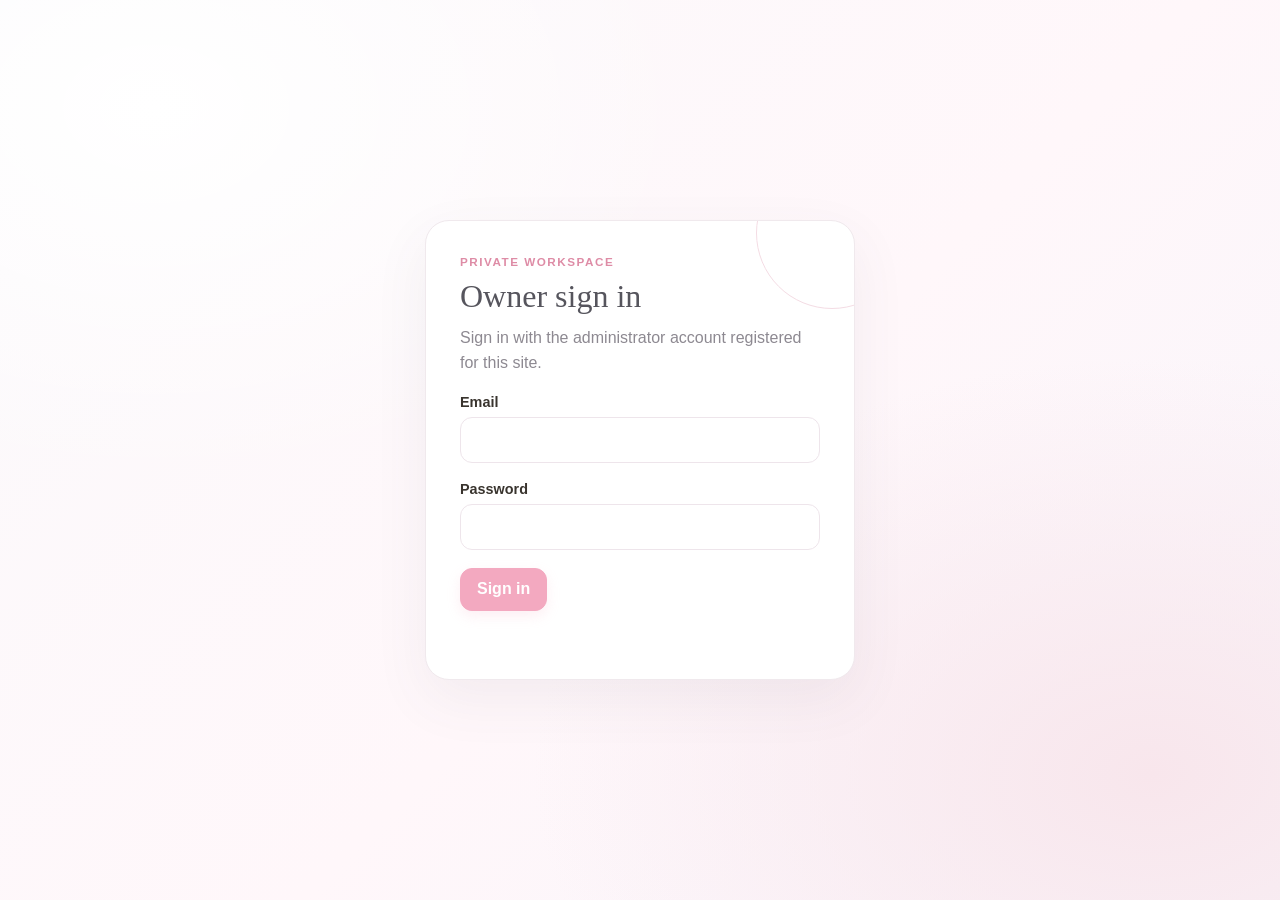
<file: admin.html>
<!doctype html>
<html lang="en">
<head>
  <meta charset="utf-8">
  <meta name="viewport" content="width=device-width, initial-scale=1">
  <meta name="theme-color" content="#fbfafc">
  <link rel="icon" href="data:,">
  <title>Owner dashboard</title>
  <script async src="https://www.googletagmanager.com/gtag/js?id=G-SQG65GV1SY"></script>
  <script>
    window.dataLayer = window.dataLayer || [];
    function gtag(){dataLayer.push(arguments);}
    gtag('js', new Date());
    gtag('config', 'G-SQG65GV1SY');
  </script>
  <style>
    :root {
      color-scheme: light;
      font-family: "Segoe UI", "Trebuchet MS", sans-serif;
      color: #24211f;
      background: #f5f2ee;
      font-synthesis: none;
      text-rendering: optimizeLegibility;
      -webkit-font-smoothing: antialiased;
    }
    * { box-sizing: border-box; }
    [hidden] { display: none !important; }
    body { min-width: 320px; min-height: 100vh; margin: 0; }
    button, input, textarea { font: inherit; }
    button, a { -webkit-tap-highlight-color: transparent; }
    .login-wrap { display: grid; min-height: 100vh; place-items: center; padding: 24px; }
    .login-card, .panel {
      border: 1px solid #e8e2d9;
      border-radius: 20px;
      background: #fff;
      box-shadow: 0 12px 35px #3931260b;
    }
    .login-card { width: min(100%, 430px); padding: 34px; }
    .eyebrow { margin: 0 0 10px; color: #8a796c; font-size: .73rem; font-weight: 750; letter-spacing: .13em; text-transform: uppercase; }
    h1, h2, p { margin-top: 0; }
    h1 { margin-bottom: 10px; font-family: Georgia, serif; font-size: 2rem; font-weight: 500; }
    h2 { margin-bottom: 8px; font-family: Georgia, serif; font-size: 1.45rem; font-weight: 500; }
    .hint, .subtle { color: #817a72; line-height: 1.6; }
    .field { display: grid; gap: 7px; margin: 18px 0; }
    .field label { color: #39342e; font-size: .9rem; font-weight: 650; }
    .field input, .field textarea, .field select {
      width: 100%;
      min-height: 46px;
      padding: 11px 13px;
      border: 1px solid #ddd6cc;
      border-radius: 10px;
      background: #fff;
      color: #24211f;
    }
    .field textarea { min-height: 150px; resize: vertical; line-height: 1.6; }
    input:focus-visible, textarea:focus-visible, select:focus-visible, button:focus-visible, a:focus-visible {
      outline: 3px solid #ab8f73;
      outline-offset: 3px;
    }
    .button {
      display: inline-flex;
      min-height: 43px;
      align-items: center;
      justify-content: center;
      gap: 8px;
      padding: 10px 16px;
      border: 1px solid #28241f;
      border-radius: 10px;
      background: #28241f;
      color: #fff;
      cursor: pointer;
      font-weight: 650;
      text-decoration: none;
    }
    .button:hover { background: #484139; }
    .button.secondary { border-color: #e4ddd4; background: #fff; color: #39342e; }
    .button.secondary:hover { background: #f7f4f0; }
    .button.danger { border-color: #ead4d0; background: #fff7f5; color: #9c3d32; }
    .button:disabled { cursor: wait; opacity: .6; }
    .error { min-height: 1.4em; margin: 12px 0 0; color: #a13e36; }
    .dashboard { min-height: 100vh; }
    .topbar {
      position: sticky;
      z-index: 4;
      top: 0;
      display: flex;
      min-height: 68px;
      align-items: center;
      justify-content: space-between;
      gap: 16px;
      padding: 12px clamp(16px, 4vw, 52px);
      border-bottom: 1px solid #e8e2d9;
      background: #fffefaed;
      backdrop-filter: blur(12px);
    }
    .brand { display: flex; align-items: center; gap: 11px; color: #24211f; font-weight: 750; text-decoration: none; }
    .brand-mark { display: grid; width: 34px; height: 34px; place-items: center; border-radius: 11px; background: #eee5da; color: #695747; }
    .top-actions { display: flex; align-items: center; gap: 10px; }
    .dashboard-main { width: min(100% - 32px, 1050px); margin: 32px auto 80px; }
    .welcome { display: flex; align-items: end; justify-content: space-between; gap: 20px; margin-bottom: 26px; }
    .welcome h1 { font-size: clamp(2rem, 5vw, 2.8rem); }
    .welcome p { margin-bottom: 0; color: #817a72; }
    .panel { margin: 18px 0; padding: clamp(18px, 3vw, 28px); }
    .panel-head { display: flex; align-items: start; justify-content: space-between; gap: 16px; margin-bottom: 18px; }
    .panel-head p { margin-bottom: 0; }
    .entry-list { display: grid; gap: 10px; }
    .entry-row { display: flex; align-items: center; justify-content: space-between; gap: 15px; padding: 15px; border: 1px solid #eee9e2; border-radius: 12px; }
    .entry-row h3 { margin: 0 0 4px; font-size: 1rem; }
    .entry-row p { margin: 0; color: #817a72; font-size: .86rem; }
    .schedule-form-grid { display: grid; grid-template-columns: repeat(2, minmax(0, 1fr)); gap: 0 16px; }
    .admin-thread-feed { display: grid; gap: 14px; }
    .admin-thread-card { padding: clamp(14px, 3vw, 21px); border: 1px solid #eee9e2; border-radius: 14px; background: #fff; }
    .admin-thread-head { display: flex; align-items: start; justify-content: space-between; gap: 12px; }
    .admin-thread-head strong { font-size: .94rem; }
    .admin-thread-head time, .admin-thread-empty { color: #8d8991; font-size: .82rem; }
    .admin-thread-content { margin: 13px 0; line-height: 1.6; white-space: pre-wrap; overflow-wrap: anywhere; }
    .admin-thread-image { display: block; max-width: 100%; max-height: 480px; margin: 12px auto; border-radius: 12px; object-fit: contain; }
    .thread-media-caption { margin: 0 0 12px; color: #71676d; font-size: .82rem; line-height: 1.5; white-space: pre-wrap; overflow-wrap: anywhere; }
    .thread-media-editor { display: grid; gap: 10px; margin-top: 8px; }
    .thread-media-editor-item { display: grid; gap: 7px; padding: 10px; border: 1px solid #f0e9ed; border-radius: 10px; background: #fffafb; }
    .thread-media-editor-item label { font-size: .78rem; color: #71676d; }
    .thread-media-editor-item input { min-width: 0; }
    .admin-thread-comments { display: grid; gap: 8px; margin: 13px 0; }
    .admin-thread-comment { padding: 9px 11px; border-radius: 10px; background: #faf7f8; }
    .admin-thread-comment.owner { background: #fff0f5; }
    .admin-thread-comment strong { font-size: .8rem; }
    .admin-thread-comment time { margin-left: 8px; color: #8d8991; font-size: .72rem; }
    .admin-thread-comment p { margin: 5px 0 0; font-size: .86rem; line-height: 1.5; white-space: pre-wrap; overflow-wrap: anywhere; }
    /* Reactions on admin */
    .thread-reaction-bar { display: flex; align-items: center; flex-wrap: wrap; gap: 6px; margin-top: 8px; position: relative; }
    .thread-reaction-summary { display: flex; flex-wrap: wrap; gap: 4px; }
    .reaction-badge { display: inline-flex; align-items: center; gap: 3px; padding: 2px 8px; border: 1px solid #f0e9ed; border-radius: 999px; background: #fff8fa; font-size: .78rem; cursor: default; }
    .reaction-badge.mine { border-color: #f3a9c0; background: #fff0f5; font-weight: 700; }
    .reaction-btn { min-height: 28px; padding: 3px 10px; border: 1px solid #f0e9ed; border-radius: 999px; background: #fff; color: #827d85; cursor: pointer; font: inherit; font-size: .78rem; }
    .reaction-btn:hover { background: #fff0f5; }
    .reaction-picker { display: flex; gap: 4px; padding: 6px 8px; border: 1px solid #f0e9ed; border-radius: 12px; background: #fff; box-shadow: 0 8px 24px #5c596022; position: fixed; z-index: 999; }
    .reaction-pick { width: 34px; height: 34px; border: 0; background: transparent; cursor: pointer; font-size: 1.2rem; border-radius: 8px; transition: transform 120ms ease; }
    .reaction-pick:hover, .reaction-pick.active { transform: scale(1.3); background: #f8f0fb; }
    .admin-thread-reply { display: grid; grid-template-columns: minmax(0, 1fr) auto; gap: 9px; }
    .admin-thread-reply textarea { min-height: 43px; resize: vertical; }
    .admin-thread-reply button { align-self: end; }
    /* Chat bubbles on admin */
    .chat-bubble-row { display:flex;align-items:flex-end;gap:8px; }
    .chat-bubble-row.mine { flex-direction:row-reverse; }
    .chat-avatar { display:grid;width:30px;height:30px;flex:0 0 auto;place-items:center;border-radius:50%;background:#f0e9ed;color:#9a939a;font-size:.72rem;font-weight:750; }
    .chat-bubble-row.mine .chat-avatar { background:#f8e6ec;color:#e48da8; }
    .chat-bubble-wrap { max-width:72%;display:flex;flex-direction:column;gap:2px; }
    .chat-bubble-row.mine .chat-bubble-wrap { align-items:flex-end; }
    .chat-bubble-name { font-size:.68rem;color:#9a939a;margin:0 4px 2px; }
    .chat-bubble { position:relative;padding:9px 13px;border-radius:18px;background:#f0e9ed;color:#55535b;font-size:.88rem;line-height:1.5;white-space:pre-wrap;overflow-wrap:anywhere;word-break:break-word; }
    .chat-bubble-row.mine .chat-bubble { background:#f3a9c0;color:#fff;border-bottom-right-radius:4px; }
    .chat-bubble-row:not(.mine) .chat-bubble { border-bottom-left-radius:4px; }
    .chat-bubble img { display:block;max-width:100%;max-height:280px;border-radius:12px;margin-top:6px;object-fit:contain; }
    .chat-bubble video { display:block;max-width:100%;max-height:280px;border-radius:12px;margin-top:6px; }
    .chat-media-clickable { cursor:zoom-in; }
    .chat-media-clickable:focus-visible { outline:3px solid #f3a9c0;outline-offset:3px; }
    .admin-chat-media-viewer { position:fixed;inset:0;width:100vw;max-width:none;height:100dvh;max-height:none;margin:0;padding:58px 18px 18px;overflow:hidden;border:0;background:#211e23;color:#fff; }
    .admin-chat-media-viewer[open] { display:grid;grid-template-rows:minmax(0,1fr) auto;place-items:center;gap:12px; }
    .admin-chat-media-viewer::backdrop { background:#17151bdc;backdrop-filter:blur(7px); }
    .admin-chat-media-content { display:grid;width:100%;height:100%;min-height:0;place-items:center; }
    .admin-chat-media-viewer img,.admin-chat-media-viewer video { display:block;width:auto;height:auto;max-width:100%;max-height:calc(100dvh - 100px);object-fit:contain; }
    .admin-chat-media-viewer video { width:min(100%,1200px); }
    .admin-chat-media-close { position:absolute;z-index:1;top:12px;right:16px;display:grid;width:44px;height:44px;place-items:center;border:1px solid #ffffff55;border-radius:50%;background:#ffffff20;color:#fff;cursor:pointer;font-size:1.75rem; }
    .admin-chat-media-caption { margin:0;color:#f6edf1;font-size:.88rem;text-align:center; }
    .chat-bubble-deleted { color:#b0a8b0;font-style:italic;font-size:.82rem; }
    .chat-bubble-time { font-size:.65rem;color:#b0a8b0;margin:0 4px; }
    .chat-bubble-row.mine .chat-bubble-time { text-align:right; }
    .chat-seen-status { color:#8d8991;font-size:.68rem;margin:0 4px;overflow-wrap:anywhere; }
    .chat-seen-status time { margin-left:4px;white-space:nowrap; }
    .chat-bubble-actions { display:none;position:absolute;top:-28px;right:0;flex-direction:row;gap:2px;padding:3px 6px;border-radius:999px;background:#fff;box-shadow:0 2px 8px #0002; }
    .chat-bubble-row.mine .chat-bubble-actions { right:auto;left:0; }
    .chat-bubble:hover .chat-bubble-actions { display:flex; }
    .admin-chat-box { display:flex;flex-direction:column;height:min(68vh,680px);min-height:430px;border:1px solid #f0e9ed;border-radius:16px;overflow:hidden; }
    .admin-chat-column { display:flex;flex:1;min-height:0;flex-direction:column; }
    .admin-chat-messages { flex:1;min-height:0;overflow-y:auto;overscroll-behavior:contain; }
    .chat-panel-actions { display:flex;flex:0 0 auto;gap:8px; }
    body.admin-chat-mode { overflow:hidden; }
    body.admin-chat-mode .admin-sidebar,
    body.admin-chat-mode .topbar,
    body.admin-chat-mode .admin-bottom-nav,
    body.admin-chat-mode .drawer-scrim,
    body.admin-chat-mode .dashboard-footer { display:none !important; }
    body.admin-chat-mode .main-shell { min-height:100dvh;margin-left:0; }
    body.admin-chat-mode .dashboard-main { width:100%;margin:0;padding:0; }
    body.admin-chat-mode .dashboard-main > :not(#chat-inbox) { display:none !important; }
     body.admin-chat-mode #chat-inbox { position:fixed;z-index:40;top:var(--chat-viewport-top,0px);left:50%;right:auto;display:flex;width:min(768px,100vw);height:min(var(--chat-viewport-height,100dvh),1024px);max-height:1024px;min-height:0;margin:0;padding:16px clamp(12px,3vw,32px) max(10px,env(safe-area-inset-bottom));transform:translateX(-50%);flex-direction:column;overflow:hidden;border:1px solid #f0e9ed;border-radius:18px;background:#fffefb;box-shadow:0 18px 55px #211e2333; }
    body.admin-chat-mode #chat-inbox .panel-head { flex:0 0 auto;flex-direction:row;align-items:center;margin-bottom:12px; }
    body.admin-chat-mode #chat-inbox .panel-head p { display:none; }
    body.admin-chat-mode .admin-chat-box { height:auto;min-height:0;flex:1; }
    .chat-bubble-action { width:26px;height:26px;border:0;background:transparent;cursor:pointer;font-size:.82rem;border-radius:50%;display:grid;place-items:center; }
    .chat-bubble-action:hover { background:#f0e9ed; }
    @media (hover:none) {
      .chat-bubble-actions { position:static;display:flex;justify-content:flex-end;margin-top:5px;padding:0;background:transparent;box-shadow:none; }
    }
    .chat-reply-quote { margin-bottom:6px;padding:6px 10px;border-left:3px solid #f3a9c0;border-radius:0 8px 8px 0;background:rgba(0,0,0,.07);font-size:.76rem;line-height:1.4; }
    .chat-bubble-row.mine .chat-reply-quote { border-left-color:rgba(255,255,255,.5);background:rgba(255,255,255,.15);color:rgba(255,255,255,.9); }
    .chat-reply-quote strong { display:block;font-size:.7rem;opacity:.8;margin-bottom:2px; }
    .chat-reaction-row { display:flex;flex-wrap:wrap;gap:3px;margin-top:3px; }
    .chat-reaction-badge { display:inline-flex;align-items:center;gap:2px;padding:1px 7px;border-radius:999px;background:#fff;border:1px solid #f0e9ed;font-size:.78rem;cursor:pointer; }
    .checkin-list { display: grid; gap: 10px; }
    .checkin-row { padding: 14px; border: 1px solid #eee9e2; border-radius: 12px; background: #fff; }
    .checkin-row-head { display: flex; align-items: baseline; justify-content: space-between; gap: 10px; }
    .checkin-row-head strong { color: #65535b; }
    .checkin-row time { color: #8d8991; font-size: .76rem; }
    .checkin-row p { margin: 8px 0 0; color: #5f5960; line-height: 1.55; white-space: pre-wrap; overflow-wrap: anywhere; }
    .row-actions { display: flex; flex: 0 0 auto; gap: 8px; }
    .row-actions .button { min-height: 37px; padding: 7px 11px; font-size: .86rem; }
    .form-grid { display: grid; grid-template-columns: 1fr 1fr; gap: 0 16px; }
    .field.full { grid-column: 1 / -1; }
    .form-actions { display: flex; flex-wrap: wrap; gap: 9px; }
    .upload { padding: 18px; border: 1px dashed #cfc5b9; border-radius: 13px; background: #fbf9f6; }
    .upload input { width: 100%; margin: 6px 0 12px; }
    .invitation-preview { display: block; width: min(100%, 360px); max-height: 260px; margin-top: 12px; border-radius: 12px; object-fit: cover; }
    .photo-grid { display: grid; grid-template-columns: repeat(auto-fill, minmax(160px, 1fr)); gap: 12px; margin-top: 18px; }
    .photo-card { overflow: hidden; border: 1px solid #eee9e2; border-radius: 12px; background: #fff; }
    .photo-card img { display: block; width: 100%; aspect-ratio: 1.25; object-fit: cover; background: #f0ece6; }
    .photo-card-bottom { display: flex; align-items: center; justify-content: space-between; gap: 8px; padding: 9px; }
    .daily-media-preview { margin: 14px 0; }
    .daily-media-preview img, .daily-media-preview video { display: block; width: min(100%, 520px); max-height: 420px; border-radius: 12px; background: #f4f1ed; object-fit: contain; }
    .daily-media-list { display: grid; gap: 12px; margin-top: 18px; }
    .daily-media-row { display: grid; grid-template-columns: minmax(120px, 210px) minmax(0, 1fr) auto; align-items: center; gap: 14px; padding: 12px; border: 1px solid #eee9e2; border-radius: 13px; background: #fff; }
    .daily-media-row img, .daily-media-row video { display: block; width: 100%; max-height: 150px; border-radius: 9px; background: #f4f1ed; object-fit: contain; }
    .daily-media-row h3 { margin: 0 0 5px; font-size: .96rem; }
    .daily-media-row p { margin: 0; color: #817a72; font-size: .82rem; line-height: 1.5; white-space: pre-wrap; overflow-wrap: anywhere; }
    .daily-media-row time { display: block; margin-top: 6px; color: #9a9288; font-size: .74rem; }
    .daily-media-row .row-actions { flex-direction: column; }
    .photo-card-bottom span { overflow: hidden; color: #777067; font-size: .76rem; text-overflow: ellipsis; white-space: nowrap; }
    .photo-card-bottom button { min-height: 32px; padding: 5px 8px; font-size: .78rem; }
    .status { min-height: 1.5em; margin: 12px 0 0; color: #71695f; font-size: .9rem; }
    .status[data-error="true"] { color: #a13e36; }
    .dashboard-footer { padding: 0 16px 35px; color: #8b847b; font-size: .82rem; text-align: center; }
    @media (max-width: 620px) {
      .login-card { padding: 26px 21px; }
      .topbar { min-height: 60px; padding: 10px 14px; }
      .top-actions .button { min-height: 38px; padding: 7px 10px; font-size: .84rem; }
      .dashboard-main { width: min(100% - 24px, 1050px); margin-top: 22px; }
      .welcome { align-items: start; flex-direction: column; gap: 12px; }
      .panel { padding: 17px 14px; }
      .panel-head { flex-direction: column; }
      .entry-row { align-items: start; flex-direction: column; }
      .row-actions { width: 100%; }
      .row-actions .button { flex: 1; }
      .form-grid { grid-template-columns: 1fr; }
      .field.full { grid-column: auto; }
      .photo-grid { grid-template-columns: repeat(2, minmax(0, 1fr)); }
    }
  </style>
  <style>
    :root {
      color: #56555d;
      background: #fbfafc;
      --ink: #56555d;
      --muted: #9a98a0;
      --line: #f0e9ed;
      --paper: #fff;
      --accent: #f3a9c0;
      --sidebar-width: 220px;
    }
    body { background: #fbfafc; color: var(--ink); }
    input:focus-visible, textarea:focus-visible, button:focus-visible, a:focus-visible {
      outline-color: #ef9eb7;
    }
    .login-wrap {
      background:
        radial-gradient(ellipse at 12% 12%, #fff 0, transparent 34%),
        radial-gradient(ellipse at 90% 86%, #f8e6ec 0, transparent 38%),
        linear-gradient(135deg, #fbfafc, #fff7fa 55%, #f8f5fb);
    }
    .login-card {
      position: relative;
      overflow: hidden;
      border-color: #f0e9ed;
      border-radius: 24px;
      box-shadow: 0 20px 55px #5c596012;
    }
    .login-card::after {
      position: absolute;
      top: -64px;
      right: -54px;
      width: 150px;
      height: 150px;
      border: 1px solid #f4dce4;
      border-radius: 50%;
      content: "";
      pointer-events: none;
    }
    .eyebrow { color: #de8ca6; }
    h1, h2 { color: #56555d; }
    .hint, .subtle { color: #8d8991; }
    .field input, .field textarea, .field select {
      border-color: #eee5eb;
      border-radius: 12px;
      color: #56555d;
    }
    .field input:focus, .field textarea:focus, .field select:focus {
      border-color: #edb4c5;
      box-shadow: 0 0 0 3px #f8e7ed;
    }
    .button {
      border-color: #f3a9c0;
      border-radius: 12px;
      background: #f3a9c0;
      box-shadow: 0 5px 13px #f4aec433;
    }
    .button:hover { border-color: #ed98b2; background: #ed98b2; }
    .button.secondary { border-color: #f0e9ed; background: #fff; color: #77727a; box-shadow: none; }
    .button.secondary:hover { background: #fff3f7; }
    .button.danger { border-color: #f1d8dc; background: #fff7f8; color: #a64e68; }
    .dashboard { background: #fbfafc; }
    .admin-sidebar {
      position: fixed;
      z-index: 20;
      inset: 0 auto 0 0;
      display: flex;
      width: var(--sidebar-width);
      flex-direction: column;
      padding: 26px 15px 18px;
      border-right: 1px solid #f2edf0;
      background: #fff;
    }
    .admin-brand {
      display: flex;
      min-height: 66px;
      align-items: center;
      gap: 12px;
      padding: 0 15px;
      color: #56555d;
      text-decoration: none;
    }
    .admin-brand strong { display: block; color: #5b5960; font-size: .99rem; font-weight: 850; letter-spacing: -.025em; }
    .admin-brand small { display: block; margin-top: 5px; color: #aaa5aa; font-size: .72rem; }
    .admin-brand-mark, .mobile-brand-mark {
      display: grid;
      width: 38px;
      height: 38px;
      flex: 0 0 auto;
      place-items: center;
      border-radius: 13px;
      background: #f8e6ec;
      color: #e48da8;
      font-family: Georgia, serif;
      font-size: 1.15rem;
      font-weight: 700;
    }
    .sidebar-label {
      margin: 30px 12px 12px;
      color: #b7b3b8;
      font-size: .66rem;
      font-weight: 750;
      letter-spacing: .13em;
      text-transform: uppercase;
    }
    .admin-nav { display: grid; gap: 6px; }
    .admin-nav-link {
      display: flex;
      min-height: 45px;
      align-items: center;
      gap: 12px;
      padding: 10px 13px;
      border-radius: 999px;
      color: #77767d;
      font-size: .86rem;
      font-weight: 650;
      text-decoration: none;
      transition: background 160ms ease, color 160ms ease, box-shadow 160ms ease;
    }
    .admin-nav-link span { display: inline-grid; width: 20px; place-items: center; color: #a59da4; font-size: 1.05rem; }
    .admin-nav-link:hover { background: #fff3f7; }
    .admin-nav-link[aria-current="page"] {
      background: linear-gradient(100deg, #f8c3d2, #f5a8bf);
      box-shadow: 0 5px 13px #f4aec433;
      color: #fff;
      font-weight: 750;
    }
    .admin-nav-link[aria-current="page"] span { color: #fff; }
    .sidebar-bottom { margin-top: auto; }
    .sidebar-note { margin: 14px 12px 0; color: #aaa5aa; font-size: .75rem; line-height: 1.6; }
    .main-shell { min-height: 100vh; margin-left: var(--sidebar-width); }
    .topbar {
      position: sticky;
      z-index: 15;
      top: 0;
      min-height: 78px;
      padding: 12px clamp(22px, 3.2vw, 45px);
      border: 0;
      background: #fbfafceF;
      backdrop-filter: blur(12px);
    }
    .topbar-start { display: flex; min-width: 0; align-items: center; gap: 15px; }
    .top-caption { margin: 0; color: #9a98a0; font-size: .84rem; }
    .mobile-brand { display: none; }
    .menu-button { display: none; }
    .dashboard-main { width: min(100% - 48px, 1050px); margin: 0 auto; padding: 34px 0 55px; }
    .welcome { align-items: end; margin-bottom: 28px; }
    .welcome h1 { margin-bottom: 9px; font-size: clamp(2.2rem, 5vw, 3.25rem); letter-spacing: -.025em; }
    .welcome p { color: #8d8991; line-height: 1.65; }
    .panel {
      scroll-margin-top: 100px;
      margin: 18px 0;
      border-color: #f0e9ed;
      border-radius: 20px;
      box-shadow: 0 12px 35px #5c59600b;
      padding: clamp(20px, 3vw, 30px);
    }
    .panel-head { margin-bottom: 22px; }
    .panel-head h2 { margin-bottom: 7px; font-size: 1.55rem; }
    .entry-row { border-color: #f0e9ed; border-radius: 14px; }
    .entry-row p { color: #8d8991; line-height: 1.5; }
    .upload { border-color: #f0dbe3; border-radius: 15px; background: #fff8fa; }
    .photo-card { border-color: #f0e9ed; border-radius: 14px; }
    .photo-card img { background: #f8eef2; }
    .photo-card-bottom span { color: #8d8991; }
    .invitation-preview { border: 1px solid #f0e9ed; }
    .status { color: #817a84; }
    .status[data-error="true"], .error { color: #a64e68; }
    .dashboard-footer { padding-bottom: 35px; color: #aaa5aa; }
    .drawer-scrim, .admin-bottom-nav { display: none; }
    @media (max-width: 900px) {
      :root { --sidebar-width: 205px; }
      .dashboard-main { width: min(100% - 36px, 1050px); }
    }
    @media (max-width: 720px) {
      .admin-sidebar {
        z-index: 31;
        width: min(84vw, 300px);
        transform: translateX(-105%);
        transition: transform 220ms ease;
      }
      body.admin-menu-open .admin-sidebar { transform: translateX(0); }
      .drawer-scrim {
        position: fixed;
        z-index: 30;
        inset: 0;
        display: block;
        width: 100%;
        border: 0;
        background: #211e1a66;
        opacity: 0;
        pointer-events: none;
        transition: opacity 220ms ease;
      }
      body.admin-menu-open .drawer-scrim { opacity: 1; pointer-events: auto; }
      .main-shell { margin-left: 0; }
      .topbar { min-height: 68px; gap: 12px; padding: 10px 16px; }
      .topbar-start { gap: 10px; }
      .top-caption { display: none; }
      .mobile-brand { display: flex; align-items: center; gap: 9px; color: #5b5960; font-size: .94rem; font-weight: 750; text-decoration: none; }
      .mobile-brand-mark { width: 34px; height: 34px; border-radius: 11px; font-size: 1rem; }
      .menu-button {
        display: grid;
        width: 41px;
        height: 41px;
        flex: 0 0 auto;
        place-items: center;
        border: 1px solid #f3d9e2;
        border-radius: 13px;
        background: #f6b2c7;
        box-shadow: 0 4px 9px #e892ad44;
        color: #fff;
        cursor: pointer;
        font-size: 1.15rem;
      }
      .top-actions { gap: 6px; }
      .top-actions .button { min-height: 38px; padding: 7px 10px; font-size: .78rem; }
      .dashboard-main { width: min(100% - 30px, 650px); padding: 26px 0 110px; }
      .welcome { align-items: start; flex-direction: column; gap: 0; }
      .welcome h1 { font-size: clamp(2rem, 8vw, 2.7rem); }
      .panel { padding: 19px 16px; }
      .panel-head { flex-direction: column; }
      .entry-row { align-items: start; flex-direction: column; }
      .row-actions { width: 100%; }
      .row-actions .button { flex: 1; }
      .form-grid { grid-template-columns: 1fr; }
      .field.full { grid-column: auto; }
      .schedule-form-grid, .admin-thread-reply { grid-template-columns: 1fr; }
      .daily-media-row { grid-template-columns: 1fr; }
      .daily-media-row img, .daily-media-row video { max-width: 100%; }
      .daily-media-row .row-actions { flex-direction: row; }
      .form-actions { align-items: start; flex-direction: column; }
      .admin-bottom-nav {
        position: fixed;
        z-index: 25;
        right: 0;
        bottom: 0;
        left: 0;
        display: flex;
        overflow-x: auto;
        justify-content: space-around;
        gap: 4px;
        padding: 8px 12px calc(8px + env(safe-area-inset-bottom));
        border-top: 1px solid #f0e9ed;
        background: #fffefaeF;
        backdrop-filter: blur(14px);
      }
      .admin-bottom-nav .admin-nav-link { min-width: 62px; min-height: 54px; flex: 0 0 auto; flex-direction: column; justify-content: center; gap: 3px; padding: 5px 4px; font-size: .62rem; text-align: center; white-space: nowrap; }
      .admin-bottom-nav .admin-nav-link span { font-size: 1.08rem; }
      .admin-chat-box { height:min(62vh,600px);min-height:420px; }
      .chat-panel-actions { align-self:stretch;justify-content:flex-end; }
      body.admin-chat-mode #chat-inbox { left:0;width:100%;height:var(--chat-viewport-height,100dvh);max-height:none;padding:10px 12px max(8px,env(safe-area-inset-bottom));transform:none;border:0;border-radius:0;box-shadow:none; }
      body.admin-chat-mode #chat-inbox .panel-head { align-items:center; }
      .admin-chat-media-viewer { padding:56px 10px 12px; }
      .admin-chat-media-viewer img,.admin-chat-media-viewer video { max-height:calc(100dvh - 88px); }
      .admin-chat-media-close { top:8px;right:10px; }
      body.admin-menu-open .admin-bottom-nav { pointer-events: none; }
      .dashboard-footer { padding-bottom: 16px; }
    }
    @media (prefers-reduced-motion: reduce) {
      *, *::before, *::after { scroll-behavior: auto !important; transition-duration: .01ms !important; animation-duration: .01ms !important; }
    }
  </style>
</head>
<body>
  <main class="login-wrap" id="login-panel">
    <section class="login-card" aria-labelledby="login-title">
      <p class="eyebrow">Private workspace</p>
      <h1 id="login-title">Owner sign in</h1>
      <p class="hint">Sign in with the administrator account registered for this site.</p>
      <form id="login-form">
        <div class="field">
          <label for="email">Email</label>
          <input id="email" name="email" type="email" autocomplete="username" required>
        </div>
        <div class="field">
          <label for="password">Password</label>
          <input id="password" name="password" type="password" autocomplete="current-password" required>
        </div>
        <button class="button" id="sign-in" type="submit">Sign in</button>
        <p class="error" id="login-error" role="status" aria-live="polite"></p>
      </form>
    </section>
  </main>

  <div class="dashboard" id="dashboard" hidden>
    <aside class="admin-sidebar" id="admin-sidebar" aria-label="Admin navigation">
      <a class="admin-brand" href="index.html">
        <span class="admin-brand-mark" aria-hidden="true">S</span>
        <span><strong>Sachel</strong><small>Owner dashboard</small></span>
      </a>
      <p class="sidebar-label">Manage your site</p>
      <nav class="admin-nav" aria-label="Dashboard sections">
        <a class="admin-nav-link" href="#entries" aria-current="page"><span aria-hidden="true">✎</span>Entries</a>
        <a class="admin-nav-link" href="#schedule"><span aria-hidden="true">▦</span>Class schedule</a>
        <a class="admin-nav-link" href="#threads"><span aria-hidden="true">♡</span>Visitor threads</a>
        <a class="admin-nav-link" href="#chat-inbox"><span aria-hidden="true">✉</span>Messages</a>
        <a class="admin-nav-link" href="#checkins"><span aria-hidden="true">☼</span>Check-ins</a>
        <a class="admin-nav-link" href="#reminders"><span aria-hidden="true">◈</span>Reminders &amp; likes</a>
        <a class="admin-nav-link" href="#visitor-submissions-panel"><span aria-hidden="true">✦</span>Shared moments</a>
        <a class="admin-nav-link" href="#photos"><span aria-hidden="true">▧</span>Photos</a>
        <a class="admin-nav-link" href="#settings"><span aria-hidden="true">⚙</span>Site settings</a>
        <a class="admin-nav-link" href="#daily-note"><span aria-hidden="true">✉</span>Daily note</a>
        <a class="admin-nav-link" href="#daily-note-replies-panel"><span aria-hidden="true">✍</span>Note replies</a>
        <a class="admin-nav-link" href="#daily-media"><span aria-hidden="true">✧</span>Daily media</a>
        <a class="admin-nav-link" href="#invitation"><span aria-hidden="true">♡</span>Invitation</a>
      </nav>
      <div class="sidebar-bottom">
        <a class="admin-nav-link" href="task-tracker.html"><span aria-hidden="true">☷</span>Task Tracker</a>
        <a class="admin-nav-link" href="logs.html"><span aria-hidden="true">◷</span>Activity logs</a>
        <p class="sidebar-note">Visitors cannot edit the published site content.</p>
      </div>
    </aside>
    <button class="drawer-scrim" id="sidebar-scrim" type="button" aria-label="Close admin menu" tabindex="-1"></button>
    <div class="main-shell">
      <header class="topbar">
        <div class="topbar-start">
          <button class="menu-button" id="sidebar-toggle" type="button" aria-label="Open admin menu" aria-expanded="false" aria-controls="admin-sidebar">☰</button>
          <a class="mobile-brand" href="index.html"><span class="mobile-brand-mark" aria-hidden="true">S</span>Owner dashboard</a>
          <p class="top-caption">A little space to manage your site</p>
        </div>
        <div class="top-actions">
          <a class="button secondary" href="index.html">View site</a>
          <button class="button" id="sign-out" type="button">Sign out</button>
        </div>
      </header>
      <main class="dashboard-main">
      <div class="welcome">
        <div>
          <p class="eyebrow">Your publishing space</p>
          <h1>Good to see you.</h1>
          <p>Manage visitor-facing entries, the weekly class schedule, private visitor threads, the 24-hour daily note, photos, site details, and the invitation here.</p>
        </div>
      </div>

      <section class="panel" id="entries" aria-labelledby="entries-heading">
        <div class="panel-head">
          <div>
            <h2 id="entries-heading">Entries</h2>
            <p class="subtle">New and edited entries are published immediately. Visitors see a labeled sample until the first real entry is published.</p>
          </div>
        </div>
        <form id="entry-form">
          <div class="form-grid">
            <div class="field">
              <label for="entry-title">Title</label>
              <input id="entry-title" maxlength="120" required>
            </div>
            <div class="field">
              <label for="entry-date">Date</label>
              <input id="entry-date" type="date">
            </div>
            <div class="field full">
              <label for="entry-content">Entry</label>
              <textarea id="entry-content" maxlength="20000" required></textarea>
            </div>
            <div class="field full">
              <label for="entry-music">Music (optional)</label>
              <input id="entry-music" type="file" accept="audio/*">
              <p class="subtle">Audio must be 20 MB or smaller. When editing, leave this empty to keep the current music.</p>
            </div>
          </div>
          <div class="form-actions">
            <button class="button" id="save-entry" type="submit">Save entry</button>
            <button class="button secondary" id="cancel-edit" type="button" hidden>Cancel edit</button>
          </div>
        </form>
        <p class="status" id="entry-status" role="status" aria-live="polite"></p>
        <div class="entry-list" id="entry-list" aria-live="polite"></div>
      </section>

      <section class="panel" id="schedule" aria-labelledby="schedule-heading">
        <div class="panel-head">
          <div>
            <h2 id="schedule-heading">Class schedule</h2>
            <p class="subtle">The timetable from the photo is prefilled as a weekly schedule. Visitors can see your changes and choose their own class format; times use Philippine time.</p>
          </div>
        </div>
        <form id="schedule-form">
          <div class="schedule-form-grid">
            <div class="field">
              <label for="schedule-title">Class or event</label>
              <input id="schedule-title" maxlength="120" required>
            </div>
            <div class="field">
              <label for="schedule-course-code">Course code (optional)</label>
              <input id="schedule-course-code" maxlength="40">
            </div>
            <div class="field">
              <label for="schedule-frequency">Repeats</label>
              <select id="schedule-frequency">
                <option value="weekly">Every week</option>
                <option value="once">One time</option>
              </select>
            </div>
            <div class="field" id="schedule-weekday-field">
              <label for="schedule-weekday">Day</label>
              <select id="schedule-weekday">
                <option value="1">Monday</option>
                <option value="2">Tuesday</option>
                <option value="3">Wednesday</option>
                <option value="4">Thursday</option>
                <option value="5">Friday</option>
                <option value="6">Saturday</option>
              </select>
            </div>
            <div class="field" id="schedule-date-field" hidden>
              <label for="schedule-date">Date</label>
              <input id="schedule-date" type="date">
            </div>
            <div class="field">
              <label for="schedule-start">Starts</label>
              <input id="schedule-start" type="time" min="07:00" max="19:00" step="1800" required>
            </div>
            <div class="field">
              <label for="schedule-end">Ends</label>
              <input id="schedule-end" type="time" min="07:00" max="19:00" step="1800" required>
            </div>
            <div class="field">
              <label for="schedule-location">Room or online link label</label>
              <input id="schedule-location" maxlength="120" value="AD 401">
            </div>
          </div>
          <div class="form-actions">
            <button class="button" id="save-schedule-event" type="submit">Add schedule item</button>
            <button class="button secondary" id="cancel-schedule-edit" type="button" hidden>Cancel edit</button>
          </div>
        </form>
        <p class="status" id="schedule-status" role="status" aria-live="polite"></p>
        <div class="entry-list" id="schedule-list" aria-live="polite"></div>
      </section>

      <section class="panel" id="threads" aria-labelledby="threads-heading">
        <div class="panel-head">
          <div>
            <h2 id="threads-heading">Visitor threads</h2>
            <p class="subtle">Post your own thread for everyone to see, or comment on visitor threads. Photos and videos supported.</p>
          </div>
          <button class="button secondary" id="refresh-threads" type="button">Refresh threads</button>
        </div>
        <form id="owner-thread-form" style="margin-bottom:22px;padding:18px 20px;border:1px solid #f0e9ed;border-radius:16px;background:#fff;">
          <p style="margin:0 0 12px;font-weight:750;color:#55535b;font-size:.95rem;">Post a new thread</p>
          <div class="field">
            <label for="owner-thread-content">What would you like to share?</label>
            <textarea id="owner-thread-content" placeholder="Write something for everyone to see..." style="min-height:90px;"></textarea>
          </div>
          <div class="field">
            <label for="owner-thread-media">Add photos or videos (up to 10 items; each can have a caption)</label>
            <input id="owner-thread-media" type="file" multiple accept="image/jpeg,image/png,image/gif,image/webp,image/avif,video/mp4,video/webm,video/quicktime">
            <div id="owner-thread-media-list" class="thread-media-editor"></div>
          </div>
          <div class="form-actions" style="margin-top:10px;">
            <button class="button" id="save-owner-thread" type="submit">Post thread</button>
          </div>
        </form>
        <p class="status" id="owner-thread-status" role="status" aria-live="polite"></p>
        <div class="entry-list admin-thread-feed" id="admin-thread-feed" aria-live="polite"></div>
        <p class="status" id="threads-status" role="status" aria-live="polite"></p>
      </section>

      <section class="panel" id="chat-inbox" aria-labelledby="chat-inbox-heading">
        <div class="panel-head">
          <div>
            <h2 id="chat-inbox-heading">Messages</h2>
            <p class="subtle">One shared conversation. Every visitor sees the same messages and replies.</p>
          </div>
          <div class="chat-panel-actions">
            <button class="button secondary" id="chat-back-dashboard" type="button">Back</button>
            <button class="button secondary" id="refresh-chat-inbox" type="button">Refresh</button>
          </div>
        </div>
        <div class="admin-chat-box">
          <div class="admin-chat-column">
            <div id="admin-chat-messages" class="admin-chat-messages" style="padding:16px;display:flex;flex-direction:column;gap:4px;" aria-live="polite" aria-label="Shared conversation messages"></div>
            <div id="admin-chat-reply-banner" hidden style="margin:0 12px 8px;padding:7px 12px;border-left:3px solid #f3a9c0;background:#fff8fa;border-radius:0 8px 8px 0;font-size:.8rem;color:#70656d;display:flex;align-items:center;justify-content:space-between;">
              <span id="admin-chat-reply-label"></span>
              <button type="button" id="admin-cancel-reply" style="border:0;background:transparent;cursor:pointer;font-size:1rem;color:#9a939a;">×</button>
            </div>
            <div id="admin-chat-media-preview" hidden style="margin:0 12px 8px;padding:6px 12px;border-radius:10px;background:#fff8fa;border:1px solid #f0e9ed;font-size:.8rem;color:#70656d;display:flex;align-items:center;justify-content:space-between;">
              <span id="admin-chat-media-name"></span>
              <button type="button" id="admin-remove-media" style="border:0;background:transparent;cursor:pointer;color:#a64e68;">× Remove</button>
            </div>
            <div style="display:flex;align-items:flex-end;gap:8px;padding:12px;border-top:1px solid #f0e9ed;">
              <label style="width:36px;height:36px;flex:0 0 auto;border:1px solid #f0e9ed;border-radius:50%;background:#fff;cursor:pointer;display:grid;place-items:center;font-size:1rem;" title="Attach media">
                📎<input type="file" id="admin-chat-file" accept="image/jpeg,image/png,image/gif,image/webp,image/avif,video/mp4,video/webm,video/quicktime" style="display:none;">
              </label>
              <textarea id="admin-chat-input" placeholder="Type a message… (Enter to send)" rows="1" style="flex:1;min-height:40px;max-height:120px;padding:9px 13px;border:1px solid #e7dfe4;border-radius:20px;font:inherit;font-size:.88rem;resize:none;overflow-y:auto;"></textarea>
              <button id="admin-chat-send" type="button" style="width:38px;height:38px;flex:0 0 auto;border:0;border-radius:50%;background:#f3a9c0;color:#fff;cursor:pointer;font-size:1rem;display:grid;place-items:center;">➤</button>
            </div>
            <p class="status" id="admin-chat-status" role="status" aria-live="polite" style="margin:0 12px 10px;"></p>
          </div>
        </div>
        <div id="admin-chat-reaction-picker" style="display:none;position:fixed;z-index:9999;padding:5px 7px;border-radius:12px;background:#fff;box-shadow:0 4px 16px #0002;gap:3px;">
          <button data-emoji="like" style="width:30px;height:30px;border:0;background:transparent;cursor:pointer;font-size:1.1rem;border-radius:8px;">👍</button>
          <button data-emoji="love" style="width:30px;height:30px;border:0;background:transparent;cursor:pointer;font-size:1.1rem;border-radius:8px;">❤️</button>
          <button data-emoji="haha" style="width:30px;height:30px;border:0;background:transparent;cursor:pointer;font-size:1.1rem;border-radius:8px;">😂</button>
          <button data-emoji="wow" style="width:30px;height:30px;border:0;background:transparent;cursor:pointer;font-size:1.1rem;border-radius:8px;">😮</button>
          <button data-emoji="sad" style="width:30px;height:30px;border:0;background:transparent;cursor:pointer;font-size:1.1rem;border-radius:8px;">😢</button>
        </div>
      </section>
<section class="panel" id="checkins" aria-labelledby="checkins-heading">
        <div class="panel-head">
          <div>
            <h2 id="checkins-heading">Visitor check-ins</h2>
            <p class="subtle">Replies to “Are you doing fine?” are visible only to you. Visitors’ optional messages are shown here with Philippine timestamps.</p>
          </div>
          <button class="button secondary" id="refresh-checkins" type="button">Refresh check-ins</button>
        </div>
        <div class="checkin-list" id="visitor-checkin-list" aria-live="polite"></div>
        <p class="status" id="checkins-status" role="status" aria-live="polite"></p>
      </section>

      <section class="panel" id="reminders" aria-labelledby="reminders-heading">
        <div class="panel-head">
          <div>
            <h2 id="reminders-heading">Visitor reminders &amp; likes</h2>
            <p class="subtle">Schedule reminders and likes that visitors logged. Reminders live on each visitor's browser; this list reflects what was recorded in the activity log when they saved one.</p>
          </div>
          <button class="button secondary" id="refresh-reminders" type="button">Refresh</button>
        </div>
        <div style="display:flex;flex-wrap:wrap;gap:8px;margin-bottom:14px;" id="reminders-filter-bar">
          <button class="button secondary" id="reminders-filter-all" data-filter="all" type="button" style="min-height:34px;padding:6px 12px;font-size:.82rem;">All</button>
          <button class="button secondary" id="reminders-filter-reminders" data-filter="reminders" type="button" style="min-height:34px;padding:6px 12px;font-size:.82rem;">Reminders</button>
          <button class="button secondary" id="reminders-filter-likes" data-filter="likes" type="button" style="min-height:34px;padding:6px 12px;font-size:.82rem;">Likes</button>
          <button class="button secondary" id="reminders-filter-checkins" data-filter="checkins" type="button" style="min-height:34px;padding:6px 12px;font-size:.82rem;">Check-ins</button>
        </div>
        <div class="checkin-list" id="visitor-reminders-list" aria-live="polite"></div>
        <p class="status" id="reminders-status" role="status" aria-live="polite"></p>
      </section>

      <section class="panel" id="visitor-submissions-panel" aria-labelledby="visitor-submissions-heading">
        <div class="panel-head">
          <div>
            <h2 id="visitor-submissions-heading">Visitor shared moments</h2>
            <p class="subtle">Notes and photos visitors shared from the home page. Sorted newest first.</p>
          </div>
          <button class="button secondary" id="refresh-visitor-submissions" type="button">Refresh</button>
        </div>
        <div class="checkin-list" id="admin-submissions-list" aria-live="polite"></div>
        <p class="status" id="visitor-submissions-status" role="status" aria-live="polite"></p>
      </section>
        <div class="panel-head">
          <div>
            <h2 id="photos-heading">Photos</h2>
            <p class="subtle">Add images to the public gallery or remove ones you no longer want to show.</p>
          </div>
        </div>
        <form class="upload" id="photo-form">
          <label for="photo-files"><strong>Choose photos to publish</strong></label>
          <input id="photo-files" type="file" accept="image/jpeg,image/png,image/gif,image/webp,image/avif" multiple required>
          <p class="subtle">JPEG, PNG, GIF, WebP, or AVIF. Each image must be 5 MB or smaller.</p>
          <button class="button" id="upload-photos" type="submit">Add selected photos</button>
        </form>
        <p class="status" id="photo-status" role="status" aria-live="polite"></p>
        <div class="photo-grid" id="photo-grid"></div>
      </section>

      <section class="panel" id="settings" aria-labelledby="settings-heading">
        <div class="panel-head">
          <div>
            <h2 id="settings-heading">Site settings</h2>
            <p class="subtle">These details are shown on the visitor-facing home page.</p>
          </div>
        </div>
        <form id="settings-form">
          <div class="field">
            <label for="site-title">Site name</label>
            <input id="site-title" maxlength="80" required>
          </div>
          <div class="field">
            <label for="site-tagline">Tagline</label>
            <input id="site-tagline" maxlength="180" required>
          </div>
          <div class="field">
            <label for="site-about">About this site</label>
            <textarea id="site-about" maxlength="1000" required></textarea>
          </div>
          <button class="button" id="save-settings" type="submit">Save settings</button>
        </form>
        <p class="status" id="settings-status" role="status" aria-live="polite"></p>
      </section>

      <section class="panel" id="daily-note" aria-labelledby="daily-note-heading">
        <div class="panel-head">
          <div>
            <h2 id="daily-note-heading">Daily note</h2>
            <p class="subtle">This note appears on the visitor home page for 24 hours after you save it. Save a new note any time to restart the 24-hour period, or leave both fields blank to clear it.</p>
          </div>
        </div>
        <form id="daily-note-form">
          <div class="field">
            <label for="daily-note-title">Title</label>
            <input id="daily-note-title" maxlength="120">
          </div>
          <div class="field">
            <label for="daily-note-content">Daily note</label>
            <textarea id="daily-note-content" maxlength="2000"></textarea>
          </div>
          <button class="button" id="save-daily-note" type="submit">Save daily note</button>
        </form>
        <p class="status" id="daily-note-status" role="status" aria-live="polite"></p>
      </section>

      <section class="panel" id="daily-note-replies-panel" aria-labelledby="daily-note-replies-heading">
        <div class="panel-head">
          <div>
            <h2 id="daily-note-replies-heading">Daily note replies</h2>
            <p class="subtle">Visitor replies to the daily note. Only visible to you.</p>
          </div>
          <button class="button secondary" id="refresh-note-replies" type="button">Refresh</button>
        </div>
        <div class="checkin-list" id="daily-note-replies-list" aria-live="polite"></div>
        <p class="status" id="daily-note-replies-status" role="status" aria-live="polite"></p>
      </section>

      <section class="panel" id="daily-media" aria-labelledby="daily-media-heading">
        <div class="panel-head">
          <div>
            <h2 id="daily-media-heading">Daily photo or video</h2>
            <p class="subtle">The newest item appears on Home for 24 hours. Every item stays in the visitor archive until you remove it. Editing an item renews its 24-hour Home feature.</p>
          </div>
        </div>
        <form id="daily-media-form">
          <div class="field">
            <label for="daily-media-caption">Caption (optional)</label>
            <textarea id="daily-media-caption" maxlength="1000"></textarea>
          </div>
          <div class="field">
            <label for="daily-media-file">Photo or video</label>
            <input id="daily-media-file" type="file" accept="image/jpeg,image/png,image/gif,image/webp,image/avif,video/mp4,video/webm,video/quicktime" required>
            <p class="subtle">JPEG, PNG, GIF, WebP, AVIF, MP4, WebM, or MOV. Files must be 100 MB or smaller. When editing, leave the file empty to keep the current media.</p>
          </div>
          <div class="daily-media-preview" id="daily-media-preview" hidden></div>
          <div class="form-actions">
            <button class="button" id="save-daily-media" type="submit">Publish for 24 hours</button>
            <button class="button secondary" id="cancel-daily-media-edit" type="button" hidden>Cancel edit</button>
          </div>
        </form>
        <p class="status" id="daily-media-status" role="status" aria-live="polite"></p>
        <div class="daily-media-list" id="daily-media-list" aria-live="polite"></div>
      </section>

      <section class="panel" id="invitation" aria-labelledby="invitation-heading">
        <div class="panel-head">
          <div>
            <h2 id="invitation-heading">Invitation card</h2>
            <p class="subtle">Update the shared invitation shown to visitors on the home page.</p>
          </div>
        </div>
        <form id="invitation-form">
          <div class="field">
            <label for="invitation-title">Heading</label>
            <input id="invitation-title" maxlength="120" required>
          </div>
          <div class="field">
            <label for="invitation-message">Invitation message</label>
            <textarea id="invitation-message" maxlength="2000" required></textarea>
          </div>
          <div class="field">
            <label for="invitation-image">Photo (optional, up to 5 MB)</label>
            <input id="invitation-image" type="file" accept="image/jpeg,image/png,image/gif,image/webp,image/avif">
            <img class="invitation-preview" id="invitation-preview" alt="Current invitation photo" hidden>
          </div>
          <div class="field">
            <label><input id="remove-invitation-image" type="checkbox"> Remove the current photo when saving</label>
          </div>
          <button class="button" id="save-invitation" type="submit">Save invitation</button>
        </form>
        <p class="status" id="invitation-status" role="status" aria-live="polite">Loading saved invitation...</p>
      </section>
      </main>
      <p class="dashboard-footer">Only the owner can manage published site content. Visitors can choose class formats, save device-local reminders, and post private threads.</p>
      <nav class="admin-bottom-nav" aria-label="Quick dashboard navigation">
        <a class="admin-nav-link" href="#entries"><span aria-hidden="true">✎</span>Entries</a>
        <a class="admin-nav-link" href="#schedule"><span aria-hidden="true">▦</span>Schedule</a>
        <a class="admin-nav-link" href="#threads"><span aria-hidden="true">♡</span>Threads</a>
        <a class="admin-nav-link" href="#chat-inbox"><span aria-hidden="true">✉</span>Messages</a>
        <a class="admin-nav-link" href="#checkins"><span aria-hidden="true">☼</span>Check-ins</a>
        <a class="admin-nav-link" href="#reminders"><span aria-hidden="true">◈</span>Reminders</a>
        <a class="admin-nav-link" href="#daily-media"><span aria-hidden="true">✧</span>Media</a>
        <a class="admin-nav-link" href="#photos"><span aria-hidden="true">▧</span>Photos</a>
        <a class="admin-nav-link" href="#settings"><span aria-hidden="true">⚙</span>Settings</a>
      </nav>
    </div>
  </div>
  <dialog class="admin-chat-media-viewer" id="admin-chat-media-viewer" aria-label="Photo or video viewer">
    <button class="admin-chat-media-close" id="admin-chat-media-close" type="button" aria-label="Close media viewer">×</button>
    <div class="admin-chat-media-content" id="admin-chat-media-content">
      <img id="admin-chat-media-image" alt="" hidden>
      <video id="admin-chat-media-video" controls playsinline preload="metadata" hidden></video>
    </div>
    <p class="admin-chat-media-caption" id="admin-chat-media-caption"></p>
  </dialog>

  <script src="activity-log-config.js"></script>
  <script>
    const config = window.ACTIVITY_LOG_CONFIG || {};
    const supabaseUrl = typeof config.supabaseUrl === "string" ? config.supabaseUrl.replace(/\/+$/, "") : "";
    const publishableKey = typeof config.publishableKey === "string" ? config.publishableKey.trim() : "";
    const ownerSessionStorageKey = "sachel-owner-auth-session";
    const loginPanel = document.getElementById("login-panel");
    const dashboard = document.getElementById("dashboard");
    const sidebarToggle = document.getElementById("sidebar-toggle");
    const sidebarScrim = document.getElementById("sidebar-scrim");
    const adminNavLinks = Array.from(document.querySelectorAll(".admin-nav-link[href^='#']"));
    const loginForm = document.getElementById("login-form");
    const loginError = document.getElementById("login-error");
    const emailInput = document.getElementById("email");
    const passwordInput = document.getElementById("password");
    const entryForm = document.getElementById("entry-form");
    const entryTitle = document.getElementById("entry-title");
    const entryDate = document.getElementById("entry-date");
    const entryContent = document.getElementById("entry-content");
    const entryMusic = document.getElementById("entry-music");
    const entryList = document.getElementById("entry-list");
    const entryStatus = document.getElementById("entry-status");
    const saveEntryButton = document.getElementById("save-entry");
    const cancelEditButton = document.getElementById("cancel-edit");
    const scheduleForm = document.getElementById("schedule-form");
    const scheduleTitle = document.getElementById("schedule-title");
    const scheduleCourseCode = document.getElementById("schedule-course-code");
    const scheduleFrequency = document.getElementById("schedule-frequency");
    const scheduleWeekday = document.getElementById("schedule-weekday");
    const scheduleWeekdayField = document.getElementById("schedule-weekday-field");
    const scheduleDate = document.getElementById("schedule-date");
    const scheduleDateField = document.getElementById("schedule-date-field");
    const scheduleStart = document.getElementById("schedule-start");
    const scheduleEnd = document.getElementById("schedule-end");
    const scheduleLocation = document.getElementById("schedule-location");
    const scheduleList = document.getElementById("schedule-list");
    const scheduleStatus = document.getElementById("schedule-status");
    const saveScheduleButton = document.getElementById("save-schedule-event");
    const cancelScheduleEditButton = document.getElementById("cancel-schedule-edit");
    const adminThreadFeed = document.getElementById("admin-thread-feed");
    const threadsStatus = document.getElementById("threads-status");
    const visitorCheckinList = document.getElementById("visitor-checkin-list");
    const checkinsStatus = document.getElementById("checkins-status");
    const photoForm = document.getElementById("photo-form");
    const photoFiles = document.getElementById("photo-files");
    const photoGrid = document.getElementById("photo-grid");
    const photoStatus = document.getElementById("photo-status");
    const settingsForm = document.getElementById("settings-form");
    const settingsStatus = document.getElementById("settings-status");
    const dailyNoteForm = document.getElementById("daily-note-form");
    const dailyNoteTitle = document.getElementById("daily-note-title");
    const dailyNoteContent = document.getElementById("daily-note-content");
    const dailyNoteStatus = document.getElementById("daily-note-status");
    const saveDailyNoteButton = document.getElementById("save-daily-note");
    const dailyMediaForm = document.getElementById("daily-media-form");
    const dailyMediaCaption = document.getElementById("daily-media-caption");
    const dailyMediaFile = document.getElementById("daily-media-file");
    const dailyMediaPreview = document.getElementById("daily-media-preview");
    const dailyMediaList = document.getElementById("daily-media-list");
    const dailyMediaStatus = document.getElementById("daily-media-status");
    const saveDailyMediaButton = document.getElementById("save-daily-media");
    const cancelDailyMediaEditButton = document.getElementById("cancel-daily-media-edit");
    const invitationForm = document.getElementById("invitation-form");
    const invitationTitle = document.getElementById("invitation-title");
    const invitationMessage = document.getElementById("invitation-message");
    const invitationImage = document.getElementById("invitation-image");
    const invitationPreview = document.getElementById("invitation-preview");
    const removeInvitationImage = document.getElementById("remove-invitation-image");
    const invitationStatus = document.getElementById("invitation-status");
    const saveInvitationButton = document.getElementById("save-invitation");
    const dailyMediaMimeExtensions = {
      "image/jpeg": "jpg",
      "image/png": "png",
      "image/gif": "gif",
      "image/webp": "webp",
      "image/avif": "avif",
      "video/mp4": "mp4",
      "video/webm": "webm",
      "video/quicktime": "mov"
    };
    let accessToken = "";
    let ownerSession = null;
    let editingEntryId = null;
    let editingEntryMusicPath = null;
    let editingScheduleId = null;
    let editingDailyMediaId = null;
    let editingDailyMediaPath = null;
    let editingDailyMediaType = null;
    let savedInvitationImagePath = null;
    let entries = [];
    let scheduleEvents = [];
    let dailyMediaItems = [];
    let visitorThreads = [];
    let ownerThreadPendingFiles = [];
    let visitorCheckins = [];
    let threadComments = [];
    let threadPollTimer = null;
    const weekdayNames = ["", "Monday", "Tuesday", "Wednesday", "Thursday", "Friday", "Saturday"];

    function setStatus(element, message, isError) {
      element.textContent = message;
      if (isError) element.dataset.error = "true";
      else delete element.dataset.error;
    }

    function setAdminMenuOpen(open) {
      document.body.classList.toggle("admin-menu-open", open);
      sidebarToggle.setAttribute("aria-expanded", String(open));
      sidebarToggle.setAttribute("aria-label", open ? "Close admin menu" : "Open admin menu");
    }

    function updateAdminNavigation() {
      const currentHash = window.location.hash || "#entries";
      document.body.classList.toggle("admin-chat-mode", currentHash === "#chat-inbox");
      adminNavLinks.forEach((link) => {
        if (link.getAttribute("href") === currentHash) link.setAttribute("aria-current", "page");
        else link.removeAttribute("aria-current");
      });
    }

    sidebarToggle.addEventListener("click", () => {
      setAdminMenuOpen(sidebarToggle.getAttribute("aria-expanded") !== "true");
    });
    sidebarScrim.addEventListener("click", () => setAdminMenuOpen(false));
    adminNavLinks.forEach((link) => {
      link.addEventListener("click", () => {
        updateAdminNavigation();
        setAdminMenuOpen(false);
      });
    });
    window.addEventListener("hashchange", updateAdminNavigation);
    document.addEventListener("keydown", (event) => {
      if (event.key === "Escape") setAdminMenuOpen(false);
    });
    updateAdminNavigation();

    async function readResponse(response) {
      const text = await response.text();
      let data = {};
      if (text) {
        try { data = JSON.parse(text); }
        catch (error) { data = {}; }
      }
      if (!response.ok) {
        throw new Error(data.message || data.msg || data.error_description || `Request failed (${response.status}).`);
      }
      return data;
    }

    function authHeaders() {
      return { apikey: publishableKey, Authorization: `Bearer ${accessToken}` };
    }

    function saveOwnerSession(session) {
      if (!session || !session.access_token || !session.refresh_token) {
        throw new Error("Supabase did not return a refreshable owner session.");
      }
      const expiresAt = Number(session.expires_at)
        ? Number(session.expires_at) * 1000
        : Date.now() + Math.max(Number(session.expires_in) || 3600, 60) * 1000;
      ownerSession = {
        accessToken: session.access_token,
        refreshToken: session.refresh_token,
        expiresAt
      };
      accessToken = ownerSession.accessToken;
      localStorage.setItem(ownerSessionStorageKey, JSON.stringify(ownerSession));
    }

    function clearOwnerSession() {
      ownerSession = null;
      accessToken = "";
      localStorage.removeItem(ownerSessionStorageKey);
    }

    function loadOwnerSession() {
      const stored = localStorage.getItem(ownerSessionStorageKey);
      if (!stored) return false;
      let session;
      try {
        session = JSON.parse(stored);
      } catch (error) {
        clearOwnerSession();
        return false;
      }
      if (!session || typeof session.accessToken !== "string" || typeof session.refreshToken !== "string") {
        clearOwnerSession();
        return false;
      }
      ownerSession = session;
      accessToken = session.accessToken;
      return true;
    }

    async function ensureFreshOwnerSession() {
      if (!ownerSession && !loadOwnerSession()) {
        throw new Error("Sign in to continue.");
      }
      if (ownerSession.expiresAt > Date.now() + 30000) return;

      const response = await fetch(`${supabaseUrl}/auth/v1/token?grant_type=refresh_token`, {
        method: "POST",
        headers: { apikey: publishableKey, "Content-Type": "application/json" },
        body: JSON.stringify({ refresh_token: ownerSession.refreshToken })
      });
      if (!response.ok) {
        const error = await readResponse(response);
        clearOwnerSession();
        throw error;
      }
      saveOwnerSession(await readResponse(response));
    }

    async function api(path, options) {
      await ensureFreshOwnerSession();
      const response = await fetch(`${supabaseUrl}${path}`, {
        ...options,
        headers: { ...authHeaders(), ...(options && options.headers ? options.headers : {}) }
      });
      return readResponse(response);
    }

    async function loadDashboardContent() {
      await Promise.allSettled([
        loadEntries().catch((error) => setStatus(entryStatus, error.message, true)),
        loadPhotos().catch((error) => setStatus(photoStatus, error.message, true)),
        loadSettings().catch((error) => setStatus(settingsStatus, error.message, true)),
        loadInvitation().catch((error) => setStatus(invitationStatus, error.message, true)),
        loadDailyMedia().catch((error) => setStatus(dailyMediaStatus, error.message, true)),
        loadScheduleEvents().catch((error) => setStatus(scheduleStatus, error.message, true)),
        loadVisitorThreads().catch((error) => setStatus(threadsStatus, error.message, true)),
        loadVisitorCheckins().catch((error) => setStatus(checkinsStatus, error.message, true)),
        loadReminderLogs(),
        loadVisitorSubmissions(),
        loadDailyNoteReplies()
      ]);
      startThreadPolling();
      initAdminChat();
    }

    async function restoreOwnerSession() {
      try {
        if (!loadOwnerSession()) return;
        await ensureFreshOwnerSession();
        const isAdmin = await api("/rest/v1/rpc/is_log_admin", {
          method: "POST",
          headers: { "Content-Type": "application/json" },
          body: "{}"
        });
        if (isAdmin !== true) {
          clearOwnerSession();
          throw new Error("This account is not authorized to manage the site.");
        }
        loginPanel.hidden = true;
        dashboard.hidden = false;
        await loadDashboardContent();
      } catch (error) {
        console.error("Could not restore the saved owner session.", error);
        loginError.textContent = `Could not restore the saved sign-in. ${error.message || "Please sign in again."}`;
      }
    }

    function photoUrl(path) {
      return `${supabaseUrl}/storage/v1/object/public/invitation-photos/${encodeURIComponent(path)}`;
    }

    function createFilePath(file, fallbackExtension) {
      const extension = file.name.includes(".")
        ? file.name.split(".").pop().toLowerCase().replace(/[^a-z0-9]/g, "").slice(0, 12)
        : fallbackExtension;
      const uniqueName = window.crypto && typeof window.crypto.randomUUID === "function"
        ? window.crypto.randomUUID()
        : `${Date.now()}-${Math.random().toString(36).slice(2)}`;
      return `${uniqueName}.${extension || fallbackExtension}`;
    }

    async function uploadStorageFile(bucket, path, file) {
      await api(`/storage/v1/object/${bucket}/${path}`, {
        method: "POST",
        headers: { "Content-Type": file.type, "x-upsert": "false" },
        body: file
      });
    }

    async function removeStorageFile(bucket, path) {
      await api(`/storage/v1/object/${bucket}`, {
        method: "DELETE",
        headers: { "Content-Type": "application/json" },
        body: JSON.stringify({ prefixes: [path] })
      });
    }

    function resetEntryForm() {
      editingEntryId = null;
      editingEntryMusicPath = null;
      entryForm.reset();
      cancelEditButton.hidden = true;
      saveEntryButton.textContent = "Save entry";
    }

    async function loadEntries() {
      const result = await api("/rest/v1/diary_entries?select=id,created_at,title,content,music_path,is_published&order=created_at.desc,id.desc");
      if (!Array.isArray(result)) throw new Error("Entries returned an unexpected response.");
      entries = result;
      entryList.replaceChildren();
      if (entries.length === 0) {
        const empty = document.createElement("p");
        empty.className = "subtle";
        empty.textContent = "No entries yet. Add your first entry above.";
        entryList.append(empty);
        return;
      }
      entries.forEach((entry) => {
        const row = document.createElement("article");
        row.className = "entry-row";
        const details = document.createElement("div");
        const title = document.createElement("h3");
        const summary = document.createElement("p");
        title.textContent = entry.title;
        summary.textContent = `${entry.is_published ? "Visible to visitors" : "Hidden from visitors"} · ${new Date(entry.created_at).toLocaleDateString()} · ${entry.content.slice(0, 95)}${entry.content.length > 95 ? "…" : ""}${entry.music_path ? " · Music attached" : ""}`;
        details.append(title, summary);
        const actions = document.createElement("div");
        actions.className = "row-actions";
        const edit = document.createElement("button");
        edit.className = "button secondary";
        edit.type = "button";
        edit.textContent = "Edit";
        edit.addEventListener("click", () => {
          editingEntryId = entry.id;
          editingEntryMusicPath = entry.music_path;
          entryTitle.value = entry.title;
          entryContent.value = entry.content;
          entryDate.value = new Date(entry.created_at).toISOString().slice(0, 10);
          cancelEditButton.hidden = false;
          saveEntryButton.textContent = "Save changes";
          entryTitle.focus();
          entryForm.scrollIntoView({ behavior: "smooth", block: "center" });
        });
        const remove = document.createElement("button");
        remove.className = "button danger";
        remove.type = "button";
        remove.textContent = "Remove";
        remove.addEventListener("click", () => removeEntry(entry));
        actions.append(edit, remove);
        row.append(details, actions);
        entryList.append(row);
      });
    }

    function formatScheduleTime(value) {
      const parts = value.slice(0, 5).split(":");
      const hour = Number(parts[0]);
      const minute = parts[1];
      return `${hour % 12 || 12}:${minute} ${hour < 12 ? "AM" : "PM"}`;
    }

    function formatScheduleDate(value) {
      const date = new Date(`${value}T12:00:00Z`);
      return new Intl.DateTimeFormat("en-PH", {
        timeZone: "Asia/Manila",
        month: "short",
        day: "numeric",
        year: "numeric"
      }).format(date);
    }

    function updateScheduleFrequencyFields() {
      const isWeekly = scheduleFrequency.value === "weekly";
      scheduleWeekdayField.hidden = !isWeekly;
      scheduleWeekday.required = isWeekly;
      scheduleDateField.hidden = isWeekly;
      scheduleDate.required = !isWeekly;
    }

    function resetScheduleForm() {
      editingScheduleId = null;
      scheduleForm.reset();
      scheduleFrequency.value = "weekly";
      scheduleWeekday.value = "1";
      scheduleLocation.value = "AD 401";
      cancelScheduleEditButton.hidden = true;
      saveScheduleButton.textContent = "Add schedule item";
      updateScheduleFrequencyFields();
    }

    function renderScheduleEvents() {
      scheduleList.replaceChildren();
      if (!scheduleEvents.length) {
        const empty = document.createElement("p");
        empty.className = "subtle";
        empty.textContent = "No schedule items are saved yet.";
        scheduleList.append(empty);
        return;
      }

      scheduleEvents.forEach((scheduleEvent) => {
        const row = document.createElement("article");
        row.className = "entry-row";
        const details = document.createElement("div");
        const title = document.createElement("h3");
        const summary = document.createElement("p");
        title.textContent = scheduleEvent.course_code
          ? `${scheduleEvent.course_code} · ${scheduleEvent.title}`
          : scheduleEvent.title;
        const day = scheduleEvent.weekday
          ? `Every ${weekdayNames[scheduleEvent.weekday]}`
          : formatScheduleDate(scheduleEvent.event_date);
        summary.textContent = `${day} · ${formatScheduleTime(scheduleEvent.start_time)}–${formatScheduleTime(scheduleEvent.end_time)} · Visitor chooses format${scheduleEvent.location ? ` · ${scheduleEvent.location}` : ""}`;
        details.append(title, summary);

        const actions = document.createElement("div");
        actions.className = "row-actions";
        const edit = document.createElement("button");
        edit.className = "button secondary";
        edit.type = "button";
        edit.textContent = "Edit";
        edit.addEventListener("click", () => {
          editingScheduleId = scheduleEvent.id;
          scheduleTitle.value = scheduleEvent.title;
          scheduleCourseCode.value = scheduleEvent.course_code || "";
          scheduleFrequency.value = scheduleEvent.weekday ? "weekly" : "once";
          updateScheduleFrequencyFields();
          if (scheduleEvent.weekday) scheduleWeekday.value = String(scheduleEvent.weekday);
          if (scheduleEvent.event_date) scheduleDate.value = scheduleEvent.event_date;
          scheduleStart.value = scheduleEvent.start_time.slice(0, 5);
          scheduleEnd.value = scheduleEvent.end_time.slice(0, 5);
          scheduleLocation.value = scheduleEvent.location || "";
          cancelScheduleEditButton.hidden = false;
          saveScheduleButton.textContent = "Save changes";
          scheduleForm.scrollIntoView({ behavior: "smooth", block: "center" });
        });
        const remove = document.createElement("button");
        remove.className = "button danger";
        remove.type = "button";
        remove.textContent = "Remove";
        remove.addEventListener("click", () => removeScheduleEvent(scheduleEvent));
        actions.append(edit, remove);
        row.append(details, actions);
        scheduleList.append(row);
      });
    }

    async function loadScheduleEvents() {
      const result = await api("/rest/v1/site_schedule_events?select=id,title,course_code,weekday,event_date,start_time,end_time,location,seed_key,is_active&is_active=eq.true&order=weekday.asc,event_date.asc,start_time.asc,title.asc");
      if (!Array.isArray(result)) throw new Error("Schedule items returned an unexpected response.");
      scheduleEvents = result;
      renderScheduleEvents();
    }

    async function removeScheduleEvent(scheduleEvent) {
      if (false && !window.confirm(`Remove "${scheduleEvent.title}" from the visitor calendar?`)) return;
      setStatus(scheduleStatus, "Removing schedule item…");
      try {
        if (scheduleEvent.seed_key) {
          await api(`/rest/v1/site_schedule_events?id=eq.${encodeURIComponent(scheduleEvent.id)}`, {
            method: "PATCH",
            headers: { "Content-Type": "application/json", Prefer: "return=minimal" },
            body: JSON.stringify({ is_active: false })
          });
        } else {
          await api(`/rest/v1/site_schedule_events?id=eq.${encodeURIComponent(scheduleEvent.id)}`, {
            method: "DELETE",
            headers: { Prefer: "return=minimal" }
          });
        }
        await loadScheduleEvents();
        setStatus(scheduleStatus, "Schedule item removed.");
      } catch (error) {
        console.error("Could not remove the schedule item.", error);
        setStatus(scheduleStatus, error.message || "The schedule item could not be removed.", true);
      }
    }

    function formatThreadTimestamp(value) {
      const date = new Date(value);
      if (Number.isNaN(date.getTime())) return "";
      return new Intl.DateTimeFormat("en-PH", {
        timeZone: "Asia/Manila",
        month: "short",
        day: "numeric",
        hour: "numeric",
        minute: "2-digit"
      }).format(date);
    }

    function renderVisitorCheckins() {
      visitorCheckinList.replaceChildren();
      if (!visitorCheckins.length) {
        const empty = document.createElement("p");
        empty.className = "subtle";
        empty.textContent = "No check-ins yet.";
        visitorCheckinList.append(empty);
        return;
      }

      visitorCheckins.forEach((checkin) => {
        const row = document.createElement("article");
        row.className = "checkin-row";
        const header = document.createElement("div");
        header.className = "checkin-row-head";
        const answer = document.createElement("strong");
        answer.textContent = checkin.answer === "yes" ? "Yes — wants to talk" : "No — doing okay";
        const timestamp = document.createElement("time");
        timestamp.dateTime = checkin.created_at;
        timestamp.textContent = formatThreadTimestamp(checkin.created_at);
        header.append(answer, timestamp);
        row.append(header);
        if (checkin.message) {
          const message = document.createElement("p");
          message.textContent = checkin.message;
          row.append(message);
        }
        visitorCheckinList.append(row);
      });
    }

    async function loadVisitorCheckins() {
      const result = await api("/rest/v1/visitor_checkins?select=id,answer,message,created_at&order=created_at.desc,id.desc&limit=100");
      if (!Array.isArray(result)) throw new Error("Visitor check-ins returned an unexpected response.");
      visitorCheckins = result;
      renderVisitorCheckins();
      setStatus(checkinsStatus, "", false);
    }

    // ── Visitor reminders & likes (from activity_logs) ──────────────────────
    const REMINDER_ACTIONS = new Set(["Reminder added", "Reminder updated"]);
    const LIKE_ACTIONS     = new Set(["Liked note", "Liked photo", "Liked video"]);
    const CHECKIN_ACTIONS  = new Set(["Check-in sent"]);
    let reminderLogs = [];
    let reminderFilter = "all";

    function reminderActionIcon(action) {
      if (REMINDER_ACTIONS.has(action)) return "▦";
      if (LIKE_ACTIONS.has(action))     return "♥";
      if (CHECKIN_ACTIONS.has(action))  return "☼";
      return "·";
    }

    function reminderRowBg(action) {
      if (REMINDER_ACTIONS.has(action)) return "#fff8f0";
      if (LIKE_ACTIONS.has(action))     return "#fff0f4";
      if (CHECKIN_ACTIONS.has(action))  return "#f0fff8";
      return "#fff";
    }

    function applyReminderFilter() {
      const list = document.getElementById("visitor-reminders-list");
      list.replaceChildren();

      let filtered = reminderLogs;
      if (reminderFilter === "reminders") filtered = reminderLogs.filter((l) => REMINDER_ACTIONS.has(l.action));
      else if (reminderFilter === "likes")    filtered = reminderLogs.filter((l) => LIKE_ACTIONS.has(l.action));
      else if (reminderFilter === "checkins") filtered = reminderLogs.filter((l) => CHECKIN_ACTIONS.has(l.action));

      // Update filter button styles
      document.querySelectorAll("#reminders-filter-bar button").forEach((btn) => {
        const isActive = btn.dataset.filter === reminderFilter;
        btn.style.background = isActive ? "#f3a9c0" : "";
        btn.style.color = isActive ? "#fff" : "";
        btn.style.borderColor = isActive ? "#f3a9c0" : "";
        btn.style.boxShadow = isActive ? "0 5px 13px #f4aec433" : "none";
      });

      if (!filtered.length) {
        const empty = document.createElement("p");
        empty.className = "subtle";
        empty.textContent = reminderFilter === "all" ? "No visitor reminders or likes logged yet." : "No matching records.";
        list.append(empty);
        return;
      }

      filtered.forEach((log) => {
        const row = document.createElement("article");
        row.className = "checkin-row";
        row.style.background = reminderRowBg(log.action);
        const header = document.createElement("div");
        header.className = "checkin-row-head";
        const label = document.createElement("strong");
        label.textContent = `${reminderActionIcon(log.action)} ${log.action}`;
        const timestamp = document.createElement("time");
        timestamp.dateTime = log.created_at;
        timestamp.textContent = formatThreadTimestamp(log.created_at);
        header.append(label, timestamp);
        row.append(header);
        if (log.target) {
          const detail = document.createElement("p");
          detail.textContent = log.target;
          row.append(detail);
        }
        list.append(row);
      });
    }

    async function loadReminderLogs() {
      const reminderStatus = document.getElementById("reminders-status");
      setStatus(reminderStatus, "Loading…", false);
      try {
        const actionsFilter = [
          ...REMINDER_ACTIONS, ...LIKE_ACTIONS, ...CHECKIN_ACTIONS
        ].map((a) => `"${a}"`).join(",");
        const result = await api(
          `/rest/v1/activity_logs?select=id,created_at,action,page,target&action=in.(${actionsFilter})&order=created_at.desc,id.desc&limit=200`
        );
        if (!Array.isArray(result)) throw new Error("Activity log returned an unexpected response.");
        reminderLogs = result;
        applyReminderFilter();
        setStatus(reminderStatus, "", false);
      } catch (error) {
        console.error("Could not load visitor reminder logs.", error);
        setStatus(reminderStatus, error.message || "Could not load reminder logs.", true);
      }
    }

    function visitorSubmissionPhotoUrl(path) {
      const safePath = path.split("/").map(encodeURIComponent).join("/");
      return `${supabaseUrl}/storage/v1/object/public/visitor-daily-uploads/${safePath}`;
    }

    async function loadVisitorSubmissions() {
      const subStatus = document.getElementById("visitor-submissions-status");
      const subList = document.getElementById("admin-submissions-list");
      setStatus(subStatus, "Loading…", false);
      try {
        const result = await api(
          "/rest/v1/visitor_daily_submissions?select=id,display_name,note_title,note_content,photo_path,created_at&order=created_at.desc,id.desc&limit=100"
        );
        if (!Array.isArray(result)) throw new Error("Visitor submissions returned an unexpected response.");
        subList.replaceChildren();
        if (!result.length) {
          const empty = document.createElement("p");
          empty.className = "subtle";
          empty.textContent = "No visitor submissions yet.";
          subList.append(empty);
          setStatus(subStatus, "", false);
          return;
        }
        result.forEach((sub) => {
          const row = document.createElement("article");
          row.className = "checkin-row";
          const head = document.createElement("div");
          head.className = "checkin-row-head";
          const name = document.createElement("strong");
          name.textContent = sub.display_name || "Visitor";
          const time = document.createElement("time");
          time.dateTime = sub.created_at;
          time.textContent = formatThreadTimestamp(sub.created_at);
          head.append(name, time);
          row.append(head);
          if (sub.note_title) {
            const title = document.createElement("p");
            title.style.fontWeight = "700";
            title.style.marginTop = "8px";
            title.textContent = sub.note_title;
            row.append(title);
          }
          if (sub.note_content) {
            const content = document.createElement("p");
            content.textContent = sub.note_content;
            row.append(content);
          }
          if (sub.photo_path) {
            const img = document.createElement("img");
            img.src = visitorSubmissionPhotoUrl(sub.photo_path);
            img.alt = sub.note_title || "Shared photo";
            img.loading = "lazy";
            img.style.cssText = "display:block;max-width:100%;max-height:320px;margin:10px 0 0;border-radius:10px;object-fit:contain;";
            row.append(img);
          }
          subList.append(row);
        });
        setStatus(subStatus, `${result.length} ${result.length === 1 ? "submission" : "submissions"}`, false);
      } catch (error) {
        console.error("Could not load visitor submissions.", error);
        setStatus(subStatus, error.message || "Could not load visitor submissions.", true);
      }
    }

    async function loadDailyNoteReplies() {
      const statusEl = document.getElementById("daily-note-replies-status");
      const listEl = document.getElementById("daily-note-replies-list");
      setStatus(statusEl, "Loading...", false);
      try {
        const result = await api("/rest/v1/daily_note_replies?select=id,display_name,note_id,message,created_at&order=created_at.desc,id.desc&limit=100");
        if (!Array.isArray(result)) throw new Error("Replies returned an unexpected response.");
        listEl.replaceChildren();
        if (!result.length) {
          const empty = document.createElement("p");
          empty.className = "subtle";
          empty.textContent = "No replies yet.";
          listEl.append(empty);
          setStatus(statusEl, "", false);
          return;
        }
        result.forEach((reply) => {
          const row = document.createElement("article");
          row.className = "checkin-row";
          const head = document.createElement("div");
          head.className = "checkin-row-head";
          const name = document.createElement("strong");
          name.textContent = reply.display_name || "Visitor";
          const time = document.createElement("time");
          time.dateTime = reply.created_at;
          time.textContent = formatThreadTimestamp(reply.created_at);
          head.append(name, time);
          row.append(head);
          const msg = document.createElement("p");
          msg.textContent = reply.message;
          row.append(msg);
          const noteLabel = document.createElement("p");
          noteLabel.style.cssText = "margin:4px 0 0;color:#aaa5aa;font-size:.72rem;";
          noteLabel.textContent = "Note ID: " + reply.note_id;
          row.append(noteLabel);
          listEl.append(row);
        });
        setStatus(statusEl, result.length + " " + (result.length === 1 ? "reply" : "replies"), false);
      } catch (error) {
        console.error("Could not load daily note replies.", error);
        setStatus(statusEl, error.message || "Could not load replies.", true);
      }
    }
    function visitorThreadImageUrl(path) {
      const safePath = path.split("/").map(encodeURIComponent).join("/");
      return `${supabaseUrl}/storage/v1/object/public/visitor-thread-images/${safePath}`;
    }

    // ── Admin reactions ──────────────────────────────────────────────────
    const ADMIN_EMOJIS = [
      { key: "like", icon: "👍" }, { key: "love", icon: "❤️" },
      { key: "haha", icon: "😂" }, { key: "wow", icon: "😮" }, { key: "sad", icon: "😢" }
    ];
    let adminReactions = {}; // "thread-id" or "comment-id" => { like: N, myReaction: "like"|null }

    async function loadAdminReactions(targetType, targetIds) {
      if (!targetIds.length) return;
      try {
        const result = await api("/rest/v1/thread_reactions?select=target_id,emoji&target_type=eq." + targetType + "&target_id=in.(" + targetIds.join(",") + ")");
        if (!Array.isArray(result)) return;
        result.forEach((row) => {
          const key = targetType + "-" + row.target_id;
          if (!adminReactions[key]) adminReactions[key] = {};
          adminReactions[key][row.emoji] = (adminReactions[key][row.emoji] || 0) + 1;
        });
      } catch (e) { console.error("Could not load admin reactions.", e); }
    }

    function buildAdminReactionBar(targetType, targetId) {
      const key = targetType + "-" + targetId;
      const data = adminReactions[key] || {};
      const bar = document.createElement("div");
      bar.className = "thread-reaction-bar";
      bar.dataset.targetType = targetType;
      bar.dataset.targetId = String(targetId);
      const summary = document.createElement("div");
      summary.className = "thread-reaction-summary";
      ADMIN_EMOJIS.forEach(({key:ek,icon}) => {
        const count = data[ek] || 0;
        if (count > 0) {
          const badge = document.createElement("span");
          badge.className = "reaction-badge";
          badge.textContent = icon + " " + count;
          summary.append(badge);
        }
      });
      const reactBtn = document.createElement("button");
      reactBtn.type = "button"; reactBtn.className = "reaction-btn"; reactBtn.textContent = "React";
      const picker = document.createElement("div");
      picker.className = "reaction-picker"; picker.hidden = true;
      ADMIN_EMOJIS.forEach(({key:ek,icon}) => {
        const btn = document.createElement("button");
        btn.type="button"; btn.className="reaction-pick"; btn.textContent=icon; btn.dataset.emoji=ek;
        picker.append(btn);
      });
      reactBtn.addEventListener("click", (e) => {
        e.stopPropagation();
        document.querySelectorAll(".reaction-picker:not([hidden])").forEach((p)=>p.hidden=true);
        picker.hidden = !picker.hidden;
        if (!picker.hidden) {
          const rect = reactBtn.getBoundingClientRect();
          picker.style.position = "fixed";
          picker.style.top = (rect.top - 52) + "px";
          picker.style.left = rect.left + "px";
          picker.style.zIndex = "9999";
        }
      });
      picker.addEventListener("click", async (e) => {
        e.stopPropagation();
        const btn = e.target.closest(".reaction-pick[data-emoji]");
        if (!btn) return;
        picker.hidden = true;
        try {
          await api("/rest/v1/rpc/toggle_thread_reaction", {
            method:"POST", headers:{"Content-Type":"application/json"},
            body: JSON.stringify({p_visitor_token:"00000000-0000-0000-0000-000000000001",p_target_type:targetType,p_target_id:Number(targetId),p_emoji:btn.dataset.emoji})
          });
          adminReactions = {};
          await Promise.all([loadAdminReactions("thread",visitorThreads.map(t=>t.id)),loadAdminReactions("comment",threadComments.map(c=>c.id))]);
          renderVisitorThreads();
        } catch(e2) { console.error("reaction error",e2); }
      });
      bar.append(summary, reactBtn, picker);
      return bar;
    }

    document.addEventListener("click", () => {
      document.querySelectorAll(".reaction-picker:not([hidden])").forEach((p) => { p.hidden = true; });
    });
    // __ Admin reactions __
    function adminThreadMediaUrl(path) {
      const safePath = path.split("/").map(encodeURIComponent).join("/");
      return supabaseUrl + "/storage/v1/object/public/visitor-thread-images/" + safePath;
    }

    function createAdminMediaElement(mediaPath, mediaType, legacyImagePath) {
      const path = mediaPath || legacyImagePath;
      if (!path) return null;
      const url = adminThreadMediaUrl(path);
      const type = mediaPath ? mediaType : "image";
      if (type === "video") {
        const video = document.createElement("video");
        video.src = url;
        video.controls = true;
        video.playsInline = true;
        video.preload = "metadata";
        video.className = "admin-thread-image";
        video.style.maxHeight = "360px";
        return video;
      }
      const img = document.createElement("img");
      img.src = url;
      img.alt = "Attached media";
      img.loading = "lazy";
      img.className = "admin-thread-image";
      return img;
    }

    function adminThreadMediaItems(thread) {
      if (Array.isArray(thread.media_items) && thread.media_items.length) return thread.media_items;
      const path = thread.media_path || thread.image_path;
      return path ? [{ path, type: thread.media_type || "image", caption: "" }] : [];
    }

    function appendAdminThreadMedia(container, items) {
      items.forEach((item) => {
        const media = createAdminMediaElement(item.path, item.type, null);
        if (!media) return;
        const wrapper = document.createElement("div");
        wrapper.append(media);
        if (item.caption) {
          const caption = document.createElement("p");
          caption.className = "thread-media-caption";
          caption.textContent = item.caption;
          wrapper.append(caption);
        }
        container.append(wrapper);
      });
    }

    function renderVisitorThreads() {
      adminThreadFeed.replaceChildren();
      if (!visitorThreads.length) {
        const empty = document.createElement("p");
        empty.className = "admin-thread-empty";
        empty.textContent = "No threads yet.";
        adminThreadFeed.append(empty);
        return;
      }
      visitorThreads.forEach((thread) => {
        const card = document.createElement("article");
        card.className = "admin-thread-card";
        if (thread.is_owner_post) card.style.borderLeft = "4px solid #f3a9c0";
        const header = document.createElement("div");
        header.className = "admin-thread-head";
        const author = document.createElement("strong");
        author.textContent = (thread.is_owner_post ? "Vren: " : "") + (thread.display_name || "Visitor");
        const date = document.createElement("time");
        date.textContent = formatThreadTimestamp(thread.created_at);
        header.append(author, date);
        card.append(header);
        if (thread.content) {
          const content = document.createElement("p");
          content.className = "admin-thread-content";
          content.textContent = thread.content;
          card.append(content);
        }
        appendAdminThreadMedia(card, adminThreadMediaItems(thread));
        // Reaction bar for thread
        card.append(buildAdminReactionBar("thread", thread.id));
        // Comments
        const comments = document.createElement("div");
        comments.className = "admin-thread-comments";
        const threadCommentsList = threadComments.filter((c) => String(c.thread_id) === String(thread.id));
        const topLevel = threadCommentsList.filter((c) => !c.parent_comment_id);
        const replies = threadCommentsList.filter((c) => c.parent_comment_id);
        topLevel.forEach((comment) => {
          const item = document.createElement("article");
          item.className = "admin-thread-comment" + (comment.sender === "owner" ? " owner" : "");
          const label = document.createElement("strong");
          label.textContent = comment.sender_label || (comment.sender === "owner" ? "Vren" : "Visitor");
          const timestamp = document.createElement("time");
          timestamp.textContent = formatThreadTimestamp(comment.created_at);
          const body = document.createElement("p");
          body.textContent = comment.content;
          item.append(label, timestamp, body);
          const commentMedia = createAdminMediaElement(comment.media_path, comment.media_type, null);
          if (commentMedia) item.append(commentMedia);
          item.append(buildAdminReactionBar("comment", comment.id));
          // Reply button
          const replyBtn = document.createElement("button");
          replyBtn.type="button"; replyBtn.textContent="Reply";
          replyBtn.style.cssText="padding:2px 8px;border:0;background:transparent;color:#a64e68;cursor:pointer;font-size:.75rem;font-weight:700;";
          replyBtn.addEventListener("click", () => {
            const existing = item.querySelector(".admin-reply-form");
            if (existing) { existing.remove(); return; }
            const rf = document.createElement("form"); rf.className="admin-thread-reply admin-reply-form"; rf.dataset.threadId=String(thread.id); rf.dataset.parentCommentId=String(comment.id);
            const qBox = document.createElement("div"); qBox.style.cssText="margin-bottom:8px;padding:8px 12px;border-left:3px solid #f3a9c0;background:#fff8fa;border-radius:0 8px 8px 0;font-size:.82rem;color:#70656d;";
            const qA = document.createElement("strong"); qA.style.cssText="display:block;margin-bottom:3px;font-size:.75rem;color:#a64e68;"; qA.textContent=comment.sender_label||"Visitor";
            const qT = document.createElement("p"); qT.style.cssText="margin:0;white-space:pre-wrap;max-height:60px;overflow:hidden;font-style:italic;"; qT.textContent=comment.content||"(media)";
            qBox.append(qA,qT);
            const ta = document.createElement("textarea"); ta.placeholder="Write your reply..."; ta.style.cssText="width:100%;min-height:60px;resize:vertical;";
            const sb = document.createElement("button"); sb.className="button"; sb.type="submit"; sb.textContent="Reply";
            const cb = document.createElement("button"); cb.type="button"; cb.textContent="Cancel"; cb.style.cssText="margin-left:8px;padding:7px 12px;border:1px solid #f0e9ed;border-radius:12px;background:#fff;cursor:pointer;font:inherit;font-size:.82rem;";
            cb.addEventListener("click",()=>rf.remove());
            const acts=document.createElement("div"); acts.style.cssText="display:flex;margin-top:8px;"; acts.append(sb,cb);
            rf.append(qBox,ta,acts); item.append(rf); ta.focus();
          });
          item.append(replyBtn);
          // Nested replies
          replies.filter((r) => String(r.parent_comment_id) === String(comment.id)).forEach((reply) => {
            const replyItem = document.createElement("article");
            replyItem.className = "admin-thread-comment" + (reply.sender === "owner" ? " owner" : "");
            replyItem.style.cssText = "margin-left:20px;border-left:3px solid #f0e9ed;padding-left:10px;";
            const rLabel = document.createElement("strong");
            rLabel.textContent = reply.sender_label || (reply.sender === "owner" ? "Vren" : "Visitor");
            const rTime = document.createElement("time");
            rTime.textContent = formatThreadTimestamp(reply.created_at);
            const rBody = document.createElement("p");
            rBody.textContent = reply.content;
            replyItem.append(rLabel, rTime, rBody);
            const replyMedia = createAdminMediaElement(reply.media_path, reply.media_type, null);
            if (replyMedia) replyItem.append(replyMedia);
            item.append(replyItem);
          });
          comments.append(item);
        });
        card.append(comments);
        // Reply form
        const form = document.createElement("form");
        form.className = "admin-thread-reply";
        form.dataset.threadId = String(thread.id);
        const field = document.createElement("textarea");
        field.placeholder = "Write a comment...";
        field.setAttribute("aria-label", "Comment on " + (thread.display_name || "visitor") + " thread");
        const fileLabel = document.createElement("label");
        fileLabel.style.cssText = "display:flex;align-items:center;gap:6px;margin-top:6px;font-size:.8rem;color:#827d85;cursor:pointer;";
        const fileInput = document.createElement("input");
        fileInput.type = "file";
        fileInput.className = "admin-comment-media-input";
        fileInput.accept = "image/jpeg,image/png,image/gif,image/webp,image/avif,video/mp4,video/webm,video/quicktime";
        fileInput.style.cssText = "max-width:200px;font-size:.76rem;";
        fileLabel.append("\uD83D\uDCCE Attach photo/video", fileInput);
        const submit = document.createElement("button");
        submit.className = "button"; submit.type = "submit"; submit.textContent = "Comment";
        form.append(field, fileLabel, submit);
        card.append(form);
        adminThreadFeed.append(card);
      });
    }
    async function loadVisitorThreads() {
      const [threads, comments] = await Promise.all([
        api("/rest/v1/visitor_threads?select=id,display_name,content,image_path,media_path,media_type,media_items,is_owner_post,created_at&order=created_at.desc"),
        api("/rest/v1/visitor_thread_comments?select=id,thread_id,sender,sender_label,content,media_path,media_type,parent_comment_id,created_at&order=created_at.asc")
      ]);
      if (!Array.isArray(threads) || !Array.isArray(comments)) {
        throw new Error("Visitor threads returned an unexpected response.");
      }
      visitorThreads = threads;
      threadComments = comments;
      renderVisitorThreads();
      setStatus(threadsStatus, "", false);
    }

    function startThreadPolling() {
      // No auto-poll — only refreshes when owner clicks Refresh
    }

    const adminMediaExtensions = {
      "image/jpeg": "jpg", "image/png": "png", "image/gif": "gif",
      "image/webp": "webp", "image/avif": "avif",
      "video/mp4": "mp4", "video/webm": "webm", "video/quicktime": "mov"
    };

    async function uploadAdminMedia(file) {
      if (!adminMediaExtensions[file.type]) throw new Error("Unsupported file type.");
      const isVideo = file.type.startsWith("video/");
      const maxSize = isVideo ? 100 * 1024 * 1024 : 5 * 1024 * 1024;
      if (file.size > maxSize) throw new Error(isVideo ? "Video must be 100 MB or smaller." : "Photo must be 5 MB or smaller.");
      const ext = adminMediaExtensions[file.type];
      const path = "owner/" + crypto.randomUUID() + "." + ext;
      const safePath = path.split("/").map(encodeURIComponent).join("/");
      const response = await fetch(supabaseUrl + "/storage/v1/object/visitor-thread-images/" + safePath, {
        method: "POST",
        headers: {
          apikey: publishableKey,
          Authorization: "Bearer " + accessToken,
          "Content-Type": file.type,
          "x-upsert": "false"
        },
        body: file
      });
      if (!response.ok) {
        const result = await response.json().catch(() => ({}));
        throw new Error(result.message || result.error || "Upload failed (" + response.status + ").");
      }
      return { path, mediaType: isVideo ? "video" : "image" };
    }

    function renderOwnerThreadMediaEditor() {
      const editor = document.getElementById("owner-thread-media-list");
      editor.replaceChildren();
      ownerThreadPendingFiles.forEach((item, index) => {
        const row = document.createElement("div");
        row.className = "thread-media-editor-item";
        const label = document.createElement("label");
        label.htmlFor = "owner-thread-media-caption-" + index;
        label.textContent = item.file.name;
        const caption = document.createElement("textarea");
        caption.id = "owner-thread-media-caption-" + index;
        caption.maxLength = 500;
        caption.rows = 2;
        caption.placeholder = "Caption for this photo or video";
        caption.value = item.caption;
        caption.addEventListener("input", () => { item.caption = caption.value; });
        const remove = document.createElement("button");
        remove.type = "button";
        remove.className = "button secondary";
        remove.textContent = "Remove";
        remove.addEventListener("click", () => {
          ownerThreadPendingFiles.splice(index, 1);
          document.getElementById("owner-thread-media").value = "";
          renderOwnerThreadMediaEditor();
        });
        row.append(label, caption, remove);
        editor.append(row);
      });
    }

    async function submitOwnerThread(event) {
      event.preventDefault();
      const contentField = document.getElementById("owner-thread-content");
      const mediaInput = document.getElementById("owner-thread-media");
      const submitBtn = document.getElementById("save-owner-thread");
      const statusEl = document.getElementById("owner-thread-status");
      const content = contentField.value.trim();
      const files = ownerThreadPendingFiles.slice();
      if (!content && !files.length) {
        setStatus(statusEl, "Write something or add media before posting.", true);
        return;
      }
      if (files.length > 10) {
        setStatus(statusEl, "A thread can have up to 10 photos or videos.", true);
        return;
      }
      submitBtn.disabled = true;
      setStatus(statusEl, files.length ? "Uploading media..." : "Posting...");
      try {
        const mediaItems = [];
        for (const [index, item] of files.entries()) {
          setStatus(statusEl, `Uploading media ${index + 1} of ${files.length}...`);
          const uploaded = await uploadAdminMedia(item.file);
          mediaItems.push({ path: uploaded.path, type: uploaded.mediaType, caption: item.caption.trim() });
        }
        setStatus(statusEl, "Saving thread...");
        await api("/rest/v1/rpc/create_owner_thread_with_media", {
          method: "POST",
          headers: { "Content-Type": "application/json" },
          body: JSON.stringify({
            p_display_name: "Vren",
            p_content: content,
            p_media_items: mediaItems
          })
        });
        contentField.value = "";
        mediaInput.value = "";
        ownerThreadPendingFiles = [];
        renderOwnerThreadMediaEditor();
        setStatus(statusEl, "Thread posted.");
        await loadVisitorThreads();
      } catch (error) {
        console.error("Could not post owner thread.", error);
        setStatus(statusEl, error.message || "Could not post the thread.", true);
      } finally {
        submitBtn.disabled = false;
      }
    }

    async function submitOwnerThreadComment(event) {
      event.preventDefault();
      const form = event.target;
      if (!(form instanceof HTMLFormElement) || (!form.matches(".admin-thread-reply") && !form.matches(".admin-reply-form"))) return;
      const field = form.querySelector("textarea");
      const fileInput = form.querySelector(".admin-comment-media-input");
      const submit = form.querySelector("button[type='submit']");
      const content = field.value.trim();
      const file = fileInput ? (fileInput.files[0] || null) : null;
      if (!content && !file) return;
      submit.disabled = true;
      setStatus(threadsStatus, "Sending comment...");
      try {
        let mediaPath = null;
        let mediaType = null;
        if (file) {
          const uploaded = await uploadAdminMedia(file);
          mediaPath = uploaded.path;
          mediaType = uploaded.mediaType;
        }
        await api("/rest/v1/visitor_thread_comments", {
          method: "POST",
          headers: { "Content-Type": "application/json", Prefer: "return=minimal" },
          body: JSON.stringify({
            thread_id: Number(form.dataset.threadId),
            sender: "owner",
            sender_label: "Owner",
            content: content,
            media_path: mediaPath,
            media_type: mediaType
          })
        });
        field.value = "";
        if (form.matches(".admin-reply-form")) form.remove();
        if (fileInput) fileInput.value = "";
        await loadVisitorThreads();
        setStatus(threadsStatus, "Comment sent.");
      } catch (error) {
        console.error("Could not send the owner thread comment.", error);
        setStatus(threadsStatus, error.message || "The comment could not be sent.", true);
      } finally {
        submit.disabled = false;
      }
    }
    async function removeEntry(entry) {
      if (false && !window.confirm(`Remove "${entry.title}" from the visitor site? This cannot be undone.`)) return;
      setStatus(entryStatus, "Removing entry…");
      try {
        await api(`/rest/v1/diary_entries?id=eq.${encodeURIComponent(entry.id)}`, { method: "DELETE", headers: { Prefer: "return=minimal" } });
        await loadEntries();
        setStatus(entryStatus, "Entry removed from the visitor site.");
      } catch (error) {
        console.error("Could not remove the entry.", error);
        setStatus(entryStatus, error.message || "The entry could not be removed.", true);
      }
    }

    async function loadPhotos() {
      const result = await api("/rest/v1/site_photos?select=id,photo_path,alt_text,position&order=position.asc,id.asc");
      if (!Array.isArray(result)) throw new Error("Photos returned an unexpected response.");
      photoGrid.replaceChildren();
      if (result.length === 0) {
        const empty = document.createElement("p");
        empty.className = "subtle";
        empty.textContent = "No photos published yet.";
        photoGrid.append(empty);
        return;
      }
      result.forEach((photo) => {
        const card = document.createElement("article");
        card.className = "photo-card";
        const image = document.createElement("img");
        image.src = photoUrl(photo.photo_path);
        image.alt = photo.alt_text || "Published gallery photo";
        image.loading = "lazy";
        const bottom = document.createElement("div");
        bottom.className = "photo-card-bottom";
        const name = document.createElement("span");
        name.textContent = photo.alt_text || photo.photo_path;
        const remove = document.createElement("button");
        remove.className = "button danger";
        remove.type = "button";
        remove.textContent = "Remove";
        remove.addEventListener("click", () => removePhoto(photo));
        bottom.append(name, remove);
        card.append(image, bottom);
        photoGrid.append(card);
      });
    }

    async function removePhoto(photo) {
      if (false && !window.confirm("Remove this photo from the visitor gallery?")) return;
      setStatus(photoStatus, "Removing photo…");
      try {
        await api(`/rest/v1/site_photos?id=eq.${encodeURIComponent(photo.id)}`, { method: "DELETE", headers: { Prefer: "return=minimal" } });
        await api("/storage/v1/object/invitation-photos", {
          method: "DELETE",
          headers: { "Content-Type": "application/json" },
          body: JSON.stringify({ prefixes: [photo.photo_path] })
        });
        await loadPhotos();
        setStatus(photoStatus, "Photo removed from the visitor gallery.");
      } catch (error) {
        console.error("Could not remove the photo.", error);
        setStatus(photoStatus, error.message || "The photo could not be removed.", true);
      }
    }

    function dailyMediaUrl(path) {
      const safePath = path.split("/").map(encodeURIComponent).join("/");
      return `${supabaseUrl}/storage/v1/object/public/daily-media/${safePath}`;
    }

    function formatDailyMediaTimestamp(value) {
      const date = new Date(value);
      if (Number.isNaN(date.getTime())) return "";
      return new Intl.DateTimeFormat("en-PH", {
        timeZone: "Asia/Manila",
        month: "short",
        day: "numeric",
        year: "numeric",
        hour: "numeric",
        minute: "2-digit"
      }).format(date);
    }

    function createAdminDailyMediaElement(item) {
      if (item.media_type === "video") {
        const video = document.createElement("video");
        video.src = dailyMediaUrl(item.media_path);
        video.controls = true;
        video.playsInline = true;
        video.preload = "metadata";
        video.setAttribute("aria-label", item.caption || "Daily video");
        return video;
      }
      const image = document.createElement("img");
      image.src = dailyMediaUrl(item.media_path);
      image.alt = item.caption || "Daily photo";
      image.loading = "lazy";
      return image;
    }

    function renderDailyMediaPreview(item) {
      dailyMediaPreview.replaceChildren();
      dailyMediaPreview.hidden = !item;
      if (item) dailyMediaPreview.append(createAdminDailyMediaElement(item));
    }

    function renderDailyMediaList() {
      dailyMediaList.replaceChildren();
      if (!dailyMediaItems.length) {
        const empty = document.createElement("p");
        empty.className = "subtle";
        empty.textContent = "No daily photos or videos have been added yet.";
        dailyMediaList.append(empty);
        return;
      }

      dailyMediaItems.forEach((item) => {
        const row = document.createElement("article");
        row.className = "daily-media-row";
        row.append(createAdminDailyMediaElement(item));
        const details = document.createElement("div");
        const title = document.createElement("h3");
        title.textContent = item.caption || (item.media_type === "video" ? "Video" : "Photo");
        const type = document.createElement("p");
        type.textContent = item.media_type === "video" ? "Video" : "Photo";
        const timestamp = new Date(item.created_at).getTime();
        const onHome = Number.isFinite(timestamp) && timestamp <= Date.now() && Date.now() - timestamp < 24 * 60 * 60 * 1000;
        const status = document.createElement("p");
        status.textContent = onHome ? "Currently featured on Home" : "Saved in visitor archive";
        const date = document.createElement("time");
        date.dateTime = item.created_at;
        date.textContent = formatDailyMediaTimestamp(item.created_at);
        details.append(title, type, status, date);

        const actions = document.createElement("div");
        actions.className = "row-actions";
        const edit = document.createElement("button");
        edit.className = "button secondary";
        edit.type = "button";
        edit.textContent = "Edit";
        edit.addEventListener("click", () => editDailyMedia(item));
        const remove = document.createElement("button");
        remove.className = "button danger";
        remove.type = "button";
        remove.textContent = "Remove";
        remove.addEventListener("click", () => removeDailyMedia(item));
        actions.append(edit, remove);
        row.append(details, actions);
        dailyMediaList.append(row);
      });
    }

    async function loadDailyMedia() {
      const result = await api("/rest/v1/site_daily_media?select=id,media_path,media_type,caption,created_at&order=created_at.desc,id.desc");
      if (!Array.isArray(result)) throw new Error("Daily media returned an unexpected response.");
      dailyMediaItems = result;
      renderDailyMediaList();
    }

    function resetDailyMediaForm() {
      editingDailyMediaId = null;
      editingDailyMediaPath = null;
      editingDailyMediaType = null;
      dailyMediaForm.reset();
      dailyMediaFile.required = true;
      saveDailyMediaButton.textContent = "Publish for 24 hours";
      cancelDailyMediaEditButton.hidden = true;
      renderDailyMediaPreview(null);
    }

    function editDailyMedia(item) {
      editingDailyMediaId = item.id;
      editingDailyMediaPath = item.media_path;
      editingDailyMediaType = item.media_type;
      dailyMediaCaption.value = item.caption || "";
      dailyMediaFile.value = "";
      dailyMediaFile.required = false;
      saveDailyMediaButton.textContent = "Save changes";
      cancelDailyMediaEditButton.hidden = false;
      renderDailyMediaPreview(item);
      dailyMediaForm.scrollIntoView({ behavior: "smooth", block: "center" });
    }

    async function removeDailyMedia(item) {
      if (false && !window.confirm("Remove this media from Home and the visitor archive? This cannot be undone.")) return;
      setStatus(dailyMediaStatus, "Removing media…");
      try {
        await api(`/rest/v1/site_daily_media?id=eq.${encodeURIComponent(item.id)}`, {
          method: "DELETE",
          headers: { Prefer: "return=minimal" }
        });
      } catch (error) {
        console.error("Could not remove daily media.", error);
        setStatus(dailyMediaStatus, error.message || "The media could not be removed.", true);
        return;
      }

      if (String(editingDailyMediaId) === String(item.id)) resetDailyMediaForm();
      let cleanupWarning = "";
      try {
        await removeStorageFile("daily-media", item.media_path);
      } catch (error) {
        console.error("The media record was removed, but its storage file could not be removed.", error);
        cleanupWarning = `Removed from the site, but the uploaded file could not be deleted: ${error.message}`;
      }
      try {
        await loadDailyMedia();
        setStatus(dailyMediaStatus, cleanupWarning || "Media removed from Home and the visitor archive.", Boolean(cleanupWarning));
      } catch (error) {
        console.error("The media was removed, but the archive could not be refreshed.", error);
        setStatus(dailyMediaStatus, `Media was removed, but the archive could not be refreshed: ${error.message}`, true);
      }
    }

    dailyMediaForm.addEventListener("submit", async (event) => {
      event.preventDefault();
      const file = dailyMediaFile.files[0] || null;
      const isEditing = editingDailyMediaId !== null;
      if (!file && !isEditing) {
        setStatus(dailyMediaStatus, "Choose a photo or video to publish.", true);
        dailyMediaFile.focus();
        return;
      }
      if (file && !Object.prototype.hasOwnProperty.call(dailyMediaMimeExtensions, file.type)) {
        setStatus(dailyMediaStatus, "Choose a supported photo or video format.", true);
        dailyMediaFile.focus();
        return;
      }
      if (file && file.size > 100 * 1024 * 1024) {
        setStatus(dailyMediaStatus, "Photos and videos must be 100 MB or smaller.", true);
        dailyMediaFile.focus();
        return;
      }

      saveDailyMediaButton.disabled = true;
      setStatus(dailyMediaStatus, isEditing ? "Saving media changes…" : "Uploading and publishing media…");
      let uploadedPath = null;
      let mediaSaved = false;
      const oldPath = editingDailyMediaPath;
      try {
        const mediaPath = file
          ? createFilePath(file, dailyMediaMimeExtensions[file.type])
          : editingDailyMediaPath;
        const mediaType = file
          ? (file.type.startsWith("image/") ? "image" : "video")
          : editingDailyMediaType;
        if (file) {
          uploadedPath = mediaPath;
          await uploadStorageFile("daily-media", mediaPath, file);
        }

        const record = {
          media_path: mediaPath,
          media_type: mediaType,
          caption: dailyMediaCaption.value.trim(),
          created_at: new Date().toISOString()
        };
        await api(isEditing
          ? `/rest/v1/site_daily_media?id=eq.${encodeURIComponent(editingDailyMediaId)}`
          : "/rest/v1/site_daily_media", {
          method: isEditing ? "PATCH" : "POST",
          headers: { "Content-Type": "application/json", Prefer: "return=minimal" },
          body: JSON.stringify(record)
        });
        mediaSaved = true;

        let cleanupWarning = "";
        if (file && oldPath) {
          try {
            await removeStorageFile("daily-media", oldPath);
          } catch (error) {
            console.error("Media was replaced, but the previous storage file could not be removed.", error);
            cleanupWarning = `Changes saved, but the previous file could not be deleted: ${error.message}`;
          }
        }
        resetDailyMediaForm();
        await loadDailyMedia();
        setStatus(dailyMediaStatus, cleanupWarning || (isEditing
          ? "Changes saved. The 24-hour Home feature has restarted."
          : "Published. It will appear on Home for 24 hours and remain in the visitor archive."), Boolean(cleanupWarning));
      } catch (error) {
        console.error("Could not save daily media.", error);
        if (uploadedPath && !mediaSaved) {
          try {
            await removeStorageFile("daily-media", uploadedPath);
          } catch (cleanupError) {
            console.error("Could not clean up an unsuccessful daily media upload.", cleanupError);
            setStatus(dailyMediaStatus, `${error.message || "The media could not be saved."} The uploaded file also could not be cleaned up: ${cleanupError.message}`, true);
            return;
          }
        }
        setStatus(dailyMediaStatus, mediaSaved
          ? `Media was saved, but the archive could not be refreshed: ${error.message}`
          : error.message || "The media could not be saved.", true);
      } finally {
        saveDailyMediaButton.disabled = false;
      }
    });

    cancelDailyMediaEditButton.addEventListener("click", () => {
      resetDailyMediaForm();
      setStatus(dailyMediaStatus, "Edit cancelled.");
    });

    async function loadSettings() {
      const result = await api("/rest/v1/site_settings?id=eq.1&select=site_title,tagline,about,daily_note_title,daily_note_content,daily_note_updated_at");
      if (!Array.isArray(result)) throw new Error("Site settings returned an unexpected response.");
      if (result.length === 0) throw new Error("The site settings row is missing. Run the database setup SQL first.");
      document.getElementById("site-title").value = result[0].site_title;
      document.getElementById("site-tagline").value = result[0].tagline;
      document.getElementById("site-about").value = result[0].about;
      dailyNoteTitle.value = result[0].daily_note_title || "";
      dailyNoteContent.value = result[0].daily_note_content || "";
      const savedAt = Date.parse(result[0].daily_note_updated_at || "");
      const now = Date.now();
      const hasActiveNote = dailyNoteTitle.value.trim()
        && dailyNoteContent.value.trim()
        && Number.isFinite(savedAt)
        && savedAt <= now
        && now - savedAt < 24 * 60 * 60 * 1000;
      setStatus(dailyNoteStatus, hasActiveNote
        ? "A daily note is currently active."
        : "There is no active daily note right now.");
    }

    async function loadInvitation() {
      const result = await api("/rest/v1/site_invitation?id=eq.1&select=title,message,image_path");
      if (!Array.isArray(result)) throw new Error("Invitation returned an unexpected response.");
      const invitation = result[0];
      if (!invitation) {
        invitationForm.reset();
        savedInvitationImagePath = null;
        invitationPreview.hidden = true;
        invitationPreview.removeAttribute("src");
        setStatus(invitationStatus, "No invitation has been saved yet.");
        return;
      }
      invitationTitle.value = invitation.title;
      invitationMessage.value = invitation.message;
      savedInvitationImagePath = invitation.image_path;
      removeInvitationImage.checked = false;
      if (savedInvitationImagePath) {
        invitationPreview.src = photoUrl(savedInvitationImagePath);
        invitationPreview.hidden = false;
      } else {
        invitationPreview.hidden = true;
        invitationPreview.removeAttribute("src");
      }
      setStatus(invitationStatus, "Saved invitation loaded.");
    }

    loginForm.addEventListener("submit", async (event) => {
      event.preventDefault();
      loginError.textContent = "";
      const signInButton = document.getElementById("sign-in");
      signInButton.disabled = true;
      try {
        if (!supabaseUrl || !publishableKey) throw new Error("Supabase is not configured for this site.");
        const response = await fetch(`${supabaseUrl}/auth/v1/token?grant_type=password`, {
          method: "POST",
          headers: { apikey: publishableKey, "Content-Type": "application/json" },
          body: JSON.stringify({ email: emailInput.value.trim(), password: passwordInput.value })
        });
        const session = await readResponse(response);
        saveOwnerSession(session);
        const isAdmin = await api("/rest/v1/rpc/is_log_admin", { method: "POST", headers: { "Content-Type": "application/json" }, body: "{}" });
        if (isAdmin !== true) {
          clearOwnerSession();
          throw new Error("This account is not authorized to manage the site.");
        }
        passwordInput.value = "";
        loginPanel.hidden = true;
        dashboard.hidden = false;
        await loadDashboardContent();
      } catch (error) {
        clearOwnerSession();
        console.error("Owner sign-in failed.", error);
        loginError.textContent = error.message || "Sign-in failed. Check your credentials and database setup.";
      } finally {
        signInButton.disabled = false;
      }
    });

    scheduleFrequency.addEventListener("change", updateScheduleFrequencyFields);
    cancelScheduleEditButton.addEventListener("click", resetScheduleForm);
    scheduleForm.addEventListener("submit", async (event) => {
      event.preventDefault();
      const startMinutes = Number(scheduleStart.value.slice(0, 2)) * 60 + Number(scheduleStart.value.slice(3, 5));
      const endMinutes = Number(scheduleEnd.value.slice(0, 2)) * 60 + Number(scheduleEnd.value.slice(3, 5));
      if (startMinutes < 420 || endMinutes > 1140 || startMinutes >= endMinutes) {
        setStatus(scheduleStatus, "Choose a start and end between 7:00 AM and 7:00 PM; the end must be later.", true);
        return;
      }

      const isWeekly = scheduleFrequency.value === "weekly";
      const item = {
        title: scheduleTitle.value.trim(),
        course_code: scheduleCourseCode.value.trim(),
        weekday: isWeekly ? Number(scheduleWeekday.value) : null,
        event_date: isWeekly ? null : scheduleDate.value,
        start_time: scheduleStart.value,
        end_time: scheduleEnd.value,
        location: scheduleLocation.value.trim()
      };
      saveScheduleButton.disabled = true;
      setStatus(scheduleStatus, editingScheduleId ? "Saving schedule changes…" : "Adding schedule item…");
      try {
        const wasEditing = Boolean(editingScheduleId);
        const path = wasEditing
          ? `/rest/v1/site_schedule_events?id=eq.${encodeURIComponent(editingScheduleId)}`
          : "/rest/v1/site_schedule_events";
        await api(path, {
          method: wasEditing ? "PATCH" : "POST",
          headers: { "Content-Type": "application/json", Prefer: "return=minimal" },
          body: JSON.stringify(item)
        });
        resetScheduleForm();
        await loadScheduleEvents();
        setStatus(scheduleStatus, wasEditing ? "Schedule item updated for visitors." : "Schedule item added for visitors.");
      } catch (error) {
        console.error("Could not save the schedule item.", error);
        setStatus(scheduleStatus, error.message || "The schedule item could not be saved.", true);
      } finally {
        saveScheduleButton.disabled = false;
      }
    });

    document.getElementById("refresh-threads").addEventListener("click", () => {
      loadVisitorThreads().catch((error) => {
        console.error("Could not refresh visitor threads.", error);
        setStatus(threadsStatus, error.message || "Threads could not be refreshed.", true);
      });
    });
    document.getElementById("refresh-checkins").addEventListener("click", () => {
      loadVisitorCheckins().catch((error) => {
        console.error("Could not refresh visitor check-ins.", error);
        setStatus(checkinsStatus, error.message || "Check-ins could not be refreshed.", true);
      });
    });

    document.getElementById("refresh-reminders").addEventListener("click", () => {
      loadReminderLogs();
    });
    document.getElementById("reminders-filter-bar").addEventListener("click", (event) => {
      const btn = event.target.closest("button[data-filter]");
      if (!btn) return;
      reminderFilter = btn.dataset.filter;
      applyReminderFilter();
    });
    document.getElementById("refresh-visitor-submissions").addEventListener("click", () => {
      loadVisitorSubmissions();
    });
    document.getElementById("refresh-note-replies").addEventListener("click", () => {
      loadDailyNoteReplies();
    });
    adminThreadFeed.addEventListener("submit", submitOwnerThreadComment);
    document.getElementById("owner-thread-form").addEventListener("submit", submitOwnerThread);
    document.getElementById("owner-thread-media").addEventListener("change", (event) => {
      const selected = Array.from(event.target.files || []);
      if (selected.length > 10) {
        event.target.value = "";
        ownerThreadPendingFiles = [];
        renderOwnerThreadMediaEditor();
        setStatus(document.getElementById("owner-thread-status"), "A thread can have up to 10 photos or videos.", true);
        return;
      }
      ownerThreadPendingFiles = selected.map((file) => ({ file, caption: "" }));
      renderOwnerThreadMediaEditor();
    });

    entryForm.addEventListener("submit", async (event) => {
      event.preventDefault();
      const title = entryTitle.value.trim();
      const content = entryContent.value.trim();
      const wasEditing = Boolean(editingEntryId);
      const musicFile = entryMusic.files[0] || null;
      if (!title || !content) {
        setStatus(entryStatus, "Enter a title and entry before saving.", true);
        return;
      }
      if (musicFile && !musicFile.type.startsWith("audio/")) {
        setStatus(entryStatus, "Choose a supported audio file.", true);
        entryMusic.focus();
        return;
      }
      if (musicFile && musicFile.size > 20 * 1024 * 1024) {
        setStatus(entryStatus, "Music files must be 20 MB or smaller.", true);
        entryMusic.focus();
        return;
      }
      saveEntryButton.disabled = true;
      setStatus(entryStatus, editingEntryId ? "Saving changes…" : "Saving entry…");
      let uploadedMusicPath = null;
      let entrySaved = false;
      const previousMusicPath = editingEntryMusicPath;
      try {
        const entry = { title, content, is_published: true };
        const dateValue = entryDate.value;
        if (dateValue) entry.created_at = new Date(`${dateValue}T12:00:00`).toISOString();
        if (musicFile) {
          setStatus(entryStatus, "Uploading music and saving the entry…");
          uploadedMusicPath = createFilePath(musicFile, "audio");
          await uploadStorageFile("diary-music", uploadedMusicPath, musicFile);
          entry.music_path = uploadedMusicPath;
        }
        if (editingEntryId) {
          await api(`/rest/v1/diary_entries?id=eq.${encodeURIComponent(editingEntryId)}`, {
            method: "PATCH",
            headers: { "Content-Type": "application/json", Prefer: "return=minimal" },
            body: JSON.stringify(entry)
          });
        } else {
          await api("/rest/v1/diary_entries", {
            method: "POST",
            headers: { "Content-Type": "application/json", Prefer: "return=minimal" },
            body: JSON.stringify(entry)
          });
        }
        entrySaved = true;
        let cleanupWarning = "";
        if (uploadedMusicPath && previousMusicPath && previousMusicPath !== uploadedMusicPath) {
          try {
            await removeStorageFile("diary-music", previousMusicPath);
          } catch (cleanupError) {
            console.error("Could not remove the replaced entry music.", cleanupError);
            cleanupWarning = `Entry saved, but old music could not be removed: ${cleanupError.message}`;
          }
        }
        resetEntryForm();
        await loadEntries();
        const saveMessage = wasEditing ? "Entry updated and published." : "Entry published.";
        setStatus(entryStatus, cleanupWarning || saveMessage);
      } catch (error) {
        if (uploadedMusicPath && !entrySaved) {
          try {
            await removeStorageFile("diary-music", uploadedMusicPath);
          } catch (cleanupError) {
            console.error("Could not remove uploaded music after saving the entry failed.", cleanupError);
          }
        }
        console.error("Could not save the entry.", error);
        setStatus(entryStatus, error.message || "The entry could not be saved.", true);
      } finally {
        saveEntryButton.disabled = false;
      }
    });

    cancelEditButton.addEventListener("click", resetEntryForm);

    photoForm.addEventListener("submit", async (event) => {
      event.preventDefault();
      const files = Array.from(photoFiles.files || []);
      if (!files.length) {
        setStatus(photoStatus, "Choose at least one photo.", true);
        return;
      }
      const supportedTypes = ["image/jpeg", "image/png", "image/gif", "image/webp", "image/avif"];
      const invalid = files.find((file) => !supportedTypes.includes(file.type) || file.size > 5 * 1024 * 1024);
      if (invalid) {
        setStatus(photoStatus, `${invalid.name} is not a supported image or exceeds 5 MB.`, true);
        return;
      }
      const uploadButton = document.getElementById("upload-photos");
      uploadButton.disabled = true;
      let uploadedPaths = [];
      try {
        for (const [index, file] of files.entries()) {
          setStatus(photoStatus, `Adding photo ${index + 1} of ${files.length}…`);
          const extension = file.name.includes(".") ? file.name.split(".").pop().toLowerCase().replace(/[^a-z0-9]/g, "") : "image";
          const uniqueName = window.crypto && window.crypto.randomUUID ? window.crypto.randomUUID() : `${Date.now()}-${Math.random().toString(36).slice(2)}`;
          const path = `${uniqueName}.${extension || "image"}`;
          uploadedPaths.push(path);
          await api(`/storage/v1/object/invitation-photos/${path}`, {
            method: "POST",
            headers: { "Content-Type": file.type, "x-upsert": "false" },
            body: file
          });
          const currentPhotos = await api("/rest/v1/site_photos?select=position&order=position.desc&limit=1");
          const nextPosition = currentPhotos.length ? Number(currentPhotos[0].position) + 1 : 0;
          await api("/rest/v1/site_photos", {
            method: "POST",
            headers: { "Content-Type": "application/json", Prefer: "return=minimal" },
            body: JSON.stringify({ photo_path: path, alt_text: file.name.replace(/\.[^.]+$/, ""), position: nextPosition })
          });
          uploadedPaths.splice(uploadedPaths.indexOf(path), 1);
        }
        photoForm.reset();
        uploadedPaths = [];
        await loadPhotos();
        setStatus(photoStatus, `${files.length} ${files.length === 1 ? "photo" : "photos"} added to the visitor gallery.`);
      } catch (error) {
        console.error("Could not add selected photos.", error);
        for (const path of uploadedPaths) {
          try {
            await api("/storage/v1/object/invitation-photos", {
              method: "DELETE",
              headers: { "Content-Type": "application/json" },
              body: JSON.stringify({ prefixes: [path] })
            });
          } catch (cleanupError) {
            console.error("Could not clean up an uploaded photo.", cleanupError);
          }
        }
        setStatus(photoStatus, error.message || "The photos could not be added.", true);
        await loadPhotos();
      } finally {
        uploadButton.disabled = false;
      }
    });

    settingsForm.addEventListener("submit", async (event) => {
      event.preventDefault();
      const saveButton = document.getElementById("save-settings");
      saveButton.disabled = true;
      setStatus(settingsStatus, "Saving site settings…");
      try {
        await api("/rest/v1/site_settings?id=eq.1", {
          method: "PATCH",
          headers: { "Content-Type": "application/json", Prefer: "return=minimal" },
          body: JSON.stringify({
            site_title: document.getElementById("site-title").value.trim(),
            tagline: document.getElementById("site-tagline").value.trim(),
            about: document.getElementById("site-about").value.trim(),
            updated_at: new Date().toISOString()
          })
        });
        setStatus(settingsStatus, "Settings saved. Visitors will see the updates now.");
      } catch (error) {
        console.error("Could not save site settings.", error);
        setStatus(settingsStatus, error.message || "Settings could not be saved.", true);
      } finally {
        saveButton.disabled = false;
      }
    });

    dailyNoteForm.addEventListener("submit", async (event) => {
      event.preventDefault();
      const title = dailyNoteTitle.value.trim();
      const content = dailyNoteContent.value.trim();
      if (Boolean(title) !== Boolean(content)) {
        setStatus(dailyNoteStatus, "Enter both a title and note, or leave both blank to clear it.", true);
        (title ? dailyNoteContent : dailyNoteTitle).focus();
        return;
      }

      saveDailyNoteButton.disabled = true;
      setStatus(dailyNoteStatus, title ? "Saving daily note…" : "Clearing daily note…");
      try {
        await api("/rest/v1/site_settings?id=eq.1", {
          method: "PATCH",
          headers: { "Content-Type": "application/json", Prefer: "return=minimal" },
          body: JSON.stringify({
            daily_note_title: title,
            daily_note_content: content,
            daily_note_updated_at: title ? new Date().toISOString() : null
          })
        });
        setStatus(dailyNoteStatus, title
          ? "Saved. The note will disappear from Home 24 hours from now."
          : "Daily note cleared.");
      } catch (error) {
        console.error("Could not save the daily note.", error);
        setStatus(dailyNoteStatus, error.message || "The daily note could not be saved.", true);
      } finally {
        saveDailyNoteButton.disabled = false;
      }
    });

    invitationForm.addEventListener("submit", async (event) => {
      event.preventDefault();
      const title = invitationTitle.value.trim();
      const message = invitationMessage.value.trim();
      const imageFile = invitationImage.files[0] || null;
      const supportedImageTypes = ["image/jpeg", "image/png", "image/gif", "image/webp", "image/avif"];
      if (!title || !message) {
        setStatus(invitationStatus, "Enter both a heading and invitation message before saving.", true);
        (title ? invitationMessage : invitationTitle).focus();
        return;
      }
      if (imageFile && !supportedImageTypes.includes(imageFile.type)) {
        setStatus(invitationStatus, "Choose a JPEG, PNG, GIF, WebP, or AVIF image.", true);
        invitationImage.focus();
        return;
      }
      if (imageFile && imageFile.size > 5 * 1024 * 1024) {
        setStatus(invitationStatus, "Photos must be 5 MB or smaller.", true);
        invitationImage.focus();
        return;
      }

      saveInvitationButton.disabled = true;
      let uploadedImagePath = null;
      let invitationSaved = false;
      const previousImagePath = savedInvitationImagePath;
      const imagePath = imageFile
        ? createFilePath(imageFile, "image")
        : (removeInvitationImage.checked ? null : savedInvitationImagePath);

      try {
        if (imageFile) {
          setStatus(invitationStatus, "Uploading the photo and saving the invitation…");
          uploadedImagePath = imagePath;
          await uploadStorageFile("invitation-photos", imagePath, imageFile);
        }
        await api("/rest/v1/site_invitation?on_conflict=id", {
          method: "POST",
          headers: {
            "Content-Type": "application/json",
            Prefer: "resolution=merge-duplicates,return=minimal"
          },
          body: JSON.stringify({
            id: 1,
            title,
            message,
            image_path: imagePath,
            updated_at: new Date().toISOString()
          })
        });
        invitationSaved = true;
        savedInvitationImagePath = imagePath;
        invitationImage.value = "";
        removeInvitationImage.checked = false;
        if (imagePath) {
          invitationPreview.src = photoUrl(imagePath);
          invitationPreview.hidden = false;
        } else {
          invitationPreview.hidden = true;
          invitationPreview.removeAttribute("src");
        }

        if (previousImagePath && previousImagePath !== imagePath) {
          try {
            await removeStorageFile("invitation-photos", previousImagePath);
          } catch (cleanupError) {
            console.error("Could not remove the replaced invitation photo.", cleanupError);
            setStatus(invitationStatus, `Invitation saved, but the old photo could not be removed: ${cleanupError.message}`, true);
            return;
          }
        }
        setStatus(invitationStatus, "Invitation saved and visible to visitors on the home page.");
      } catch (error) {
        if (uploadedImagePath && !invitationSaved) {
          try {
            await removeStorageFile("invitation-photos", uploadedImagePath);
          } catch (cleanupError) {
            console.error("Could not remove the uploaded photo after saving the invitation failed.", cleanupError);
          }
        }
        console.error("Could not save the invitation.", error);
        setStatus(invitationStatus, error.message || "The invitation could not be saved.", true);
      } finally {
        saveInvitationButton.disabled = false;
      }
    });

    document.getElementById("sign-out").addEventListener("click", async () => {
      try {
        await fetch(`${supabaseUrl}/auth/v1/logout`, { method: "POST", headers: authHeaders() });
      } catch (error) {
        console.error("Could not end the Supabase session cleanly.", error);
      }
      clearOwnerSession();
      if (threadPollTimer) {
        window.clearInterval(threadPollTimer);
        threadPollTimer = null;
      }
      if (adminChatState.pollTimer) {
        window.clearInterval(adminChatState.pollTimer);
        adminChatState.pollTimer = null;
      }
      setAdminMenuOpen(false);
      dashboard.hidden = true;
      loginPanel.hidden = false;
      emailInput.value = "";
      passwordInput.value = "";
      resetEntryForm();
    });

    resetScheduleForm();
    restoreOwnerSession();

    // ── Shared group chat ─────────────────────────────────────────────────────
    const adminChatTokenKey = "sachel-owner-group-chat-token";
    const adminChatState = {
      messages: [], reactions: {}, replyTo: null, pendingFile: null,
      activeReactionMsgId: null, editingId: null, sending: false,
      pollTimer: null, initialized: false, loading: false, refreshQueued: false, followLatest: true,
      messagesSignature: null, reactionsSignature: null, seenSignature: null,
      userScrollActive: false, userScrollDirection: 0, scrollInteractionTimer: null,
      seenCounts: {}, seenReaders: {}, showReceiptSummary: false,
      historyLoaded: false, hasOlderMessages: false, loadingOlderMessages: false
    };
    const ADMIN_CHAT_EMOJIS = {like:'👍',love:'❤️',haha:'😂',wow:'😮',sad:'😢'};

    function adminChatToken() {
      let token = localStorage.getItem(adminChatTokenKey);
      if (!token) {
        if (!window.crypto || typeof window.crypto.randomUUID !== "function") {
          throw new Error("This browser cannot create a secure chat session. Update your browser to continue.");
        }
        token = window.crypto.randomUUID();
        localStorage.setItem(adminChatTokenKey, token);
      }
      return token;
    }

    function adminChatDateLabel(value) {
      const d = new Date(value);
      if (isNaN(d)) return '';
      return new Intl.DateTimeFormat('en-PH', {timeZone:'Asia/Manila',month:'short',day:'numeric',hour:'numeric',minute:'2-digit'}).format(d);
    }

    function adminChatSeenTimeLabel(value) {
      const d = new Date(value);
      if (isNaN(d)) return '';
      return new Intl.DateTimeFormat('en-PH', {
        timeZone:'Asia/Manila', year:'numeric', month:'short', day:'numeric',
        hour:'numeric', minute:'2-digit', hourCycle:'h12'
      }).format(d) + ' PHT';
    }

    function adminChatMediaUrl(path) {
      return `${supabaseUrl}/storage/v1/object/public/chat-media/${path.split('/').map(encodeURIComponent).join('/')}`;
    }

    function scrollAdminChatToLatest(container) {
      const previousBehavior = container.style.scrollBehavior;
      container.style.scrollBehavior = 'auto';
      container.scrollTop = container.scrollHeight;
      requestAnimationFrame(() => { container.style.scrollBehavior = previousBehavior; });
    }

    function updateAdminChatViewport() {
      if (!document.body.classList.contains('admin-chat-mode')) return;
      const chatPanel = document.getElementById('chat-inbox');
      const viewport = window.visualViewport;
      chatPanel.style.setProperty('--chat-viewport-height', `${viewport ? viewport.height : window.innerHeight}px`);
      chatPanel.style.setProperty('--chat-viewport-top', `${viewport ? viewport.offsetTop : 0}px`);
      if (adminChatState.followLatest) scrollAdminChatToLatest(document.getElementById('admin-chat-messages'));
    }

    function trackAdminChatScroll(container) {
      let touchY = null;
      let previousScrollTop = container.scrollTop;
      const interactionEnded = () => {
        window.clearTimeout(adminChatState.scrollInteractionTimer);
        adminChatState.scrollInteractionTimer = window.setTimeout(() => {
          adminChatState.userScrollActive = false;
          adminChatState.userScrollDirection = 0;
        }, 180);
      };
      container.addEventListener('wheel', event => {
        adminChatState.userScrollActive = true;
        adminChatState.userScrollDirection = Math.sign(event.deltaY);
        interactionEnded();
      }, { passive: true });
      container.addEventListener('touchstart', event => {
        touchY = event.touches[0].clientY;
        adminChatState.userScrollActive = true;
      }, { passive: true });
      container.addEventListener('touchmove', event => {
        const nextY = event.touches[0].clientY;
        if (touchY !== null && nextY !== touchY) adminChatState.userScrollDirection = nextY < touchY ? 1 : -1;
        touchY = nextY;
        interactionEnded();
      }, { passive: true });
      container.addEventListener('touchend', () => {
        touchY = null;
        interactionEnded();
      }, { passive: true });
      container.addEventListener('pointerdown', () => {
        adminChatState.userScrollActive = true;
        interactionEnded();
      });
      window.addEventListener('pointerup', interactionEnded);
      container.addEventListener('scroll', () => {
        const distanceFromBottom = container.scrollHeight - container.scrollTop - container.clientHeight;
        if (adminChatState.userScrollActive) {
          const direction = adminChatState.userScrollDirection || Math.sign(container.scrollTop - previousScrollTop);
          if (direction < 0) adminChatState.followLatest = false;
          else if (direction > 0) adminChatState.followLatest = distanceFromBottom < 80;
          interactionEnded();
        }
        if (container.scrollTop < 50 && adminChatState.historyLoaded && adminChatState.hasOlderMessages) {
          loadOlderAdminChatMessages();
        }
        previousScrollTop = container.scrollTop;
      }, { passive: true });
    }

    const adminChatMediaViewer = document.getElementById('admin-chat-media-viewer');
    const adminChatMediaContent = document.getElementById('admin-chat-media-content');
    const adminChatMediaImage = document.getElementById('admin-chat-media-image');
    const adminChatMediaVideo = document.getElementById('admin-chat-media-video');
    const adminChatMediaCaption = document.getElementById('admin-chat-media-caption');

    function openAdminChatMediaViewer(path, type, author) {
      adminChatMediaVideo.pause();
      adminChatMediaVideo.removeAttribute('src');
      adminChatMediaVideo.load();
      adminChatMediaImage.removeAttribute('src');
      adminChatMediaImage.hidden = type === 'video';
      adminChatMediaVideo.hidden = type !== 'video';
      const src = adminChatMediaUrl(path);
      const description = `${type === 'video' ? 'Video' : 'Photo'} from ${author}`;
      if (type === 'video') {
        adminChatMediaVideo.src = src;
        adminChatMediaVideo.load();
      } else {
        adminChatMediaImage.src = src;
        adminChatMediaImage.alt = description;
      }
      adminChatMediaCaption.textContent = description;
      adminChatMediaViewer.showModal();
    }

    document.getElementById('admin-chat-media-close').addEventListener('click', () => adminChatMediaViewer.close());
    adminChatMediaViewer.addEventListener('click', event => {
      if (event.target === adminChatMediaViewer || event.target === adminChatMediaContent) adminChatMediaViewer.close();
    });
    adminChatMediaViewer.addEventListener('close', () => {
      adminChatMediaVideo.pause();
      adminChatMediaVideo.removeAttribute('src');
      adminChatMediaVideo.load();
      adminChatMediaImage.removeAttribute('src');
      adminChatMediaCaption.textContent = '';
    });

    function makeAdminChatMediaInteractive(media, path, type, author) {
      media.classList.add('chat-media-clickable');
      media.tabIndex = 0;
      media.setAttribute('role', 'button');
      media.setAttribute('aria-label', `View ${type === 'video' ? 'video' : 'photo'} from ${author} full screen`);
      media.title = 'Open full screen';
      media.addEventListener('click', event => {
        event.stopPropagation();
        openAdminChatMediaViewer(path, type, author);
      });
      media.addEventListener('keydown', event => {
        if (event.key === 'Enter' || event.key === ' ') {
          event.preventDefault();
          openAdminChatMediaViewer(path, type, author);
        }
      });
      const container = document.getElementById('admin-chat-messages');
      const keepLatestInView = () => {
        if (adminChatState.followLatest) scrollAdminChatToLatest(container);
      };
      media.addEventListener(type === 'video' ? 'loadedmetadata' : 'load', keepLatestInView);
      if (type === 'video') media.addEventListener('loadeddata', keepLatestInView);
    }

    async function adminChatRpc(name, payload) {
      return api(`/rest/v1/rpc/${name}`, {
        method: 'POST',
        headers: { 'Content-Type': 'application/json' },
        body: JSON.stringify(payload || {})
      });
    }

    function mergeAdminChatMessages(existing, incoming) {
      const byId = new Map(existing.map(message => [String(message.id), message]));
      incoming.forEach(message => byId.set(String(message.id), message));
      return Array.from(byId.values()).sort((a, b) =>
        Date.parse(a.created_at) - Date.parse(b.created_at) || Number(a.id) - Number(b.id)
      ).slice(-200);
    }

    async function refreshAdminChatSeenCounts() {
      const messageIds = adminChatState.messages
        .filter(message => Boolean(message.is_owner) && !message.is_deleted)
        .map(message => Number(message.id));
      if (messageIds.some(id => !Number.isSafeInteger(id))) {
        throw new Error('A chat message had an invalid ID.');
      }

      const nextSeenCounts = {};
      const nextSeenReaders = {};
      for (let offset = 0; offset < messageIds.length; offset += 500) {
        const seenCounts = await adminChatRpc('get_group_chat_seen_counts', {
          p_message_ids: messageIds.slice(offset, offset + 500)
        });
        if (!Array.isArray(seenCounts)) throw new Error('The read receipts response was invalid.');
        seenCounts.forEach(r => {
          const readers = Array.isArray(r.visitor_receipts)
            ? r.visitor_receipts.filter(receipt => receipt && typeof receipt.name === 'string' && receipt.name.trim())
            : [];
          const reportedCount = Number(r.reader_count);
          const readerCount = Number.isFinite(reportedCount) ? reportedCount : 0;
          const messageId = String(r.message_id);
          nextSeenCounts[messageId] = Math.max(readerCount, readers.length);
          nextSeenReaders[messageId] = readers;
        });
      }

      const seenSignature = JSON.stringify({ counts: nextSeenCounts, readers: nextSeenReaders });
      const seenChanged = seenSignature !== adminChatState.seenSignature;
      adminChatState.seenCounts = nextSeenCounts;
      adminChatState.seenReaders = nextSeenReaders;
      if (seenChanged || adminChatState.showReceiptSummary) {
        adminChatState.seenSignature = seenSignature;
        renderAdminChatMessages(true);
      }
    }

    async function loadOlderAdminChatMessages() {
      if (adminChatState.loadingOlderMessages || !adminChatState.historyLoaded || !adminChatState.hasOlderMessages) return;
      const oldest = adminChatState.messages[0];
      if (!oldest) {
        adminChatState.hasOlderMessages = false;
        return;
      }
      adminChatState.loadingOlderMessages = true;
      try {
        const older = await adminChatRpc('get_group_chat_messages_page', {
          p_before_created_at: oldest.created_at,
          p_before_id: oldest.id,
          p_limit: 100
        });
        if (!Array.isArray(older)) throw new Error('Older chat messages returned an invalid response.');
        if (!older.length) {
          adminChatState.hasOlderMessages = false;
          return;
        }
        const previousCount = adminChatState.messages.length;
        adminChatState.messages = mergeAdminChatMessages(adminChatState.messages, older);
        adminChatState.hasOlderMessages = older.length === 100 && adminChatState.messages.length > previousCount;
        adminChatState.messagesSignature = JSON.stringify(adminChatState.messages);
        renderAdminChatMessages(true);
        try {
          await refreshAdminChatSeenCounts();
        } catch (error) {
          console.error('Could not refresh chat read receipts.', error);
          setStatus(
            document.getElementById('admin-chat-status'),
            `Older messages loaded, but read receipts could not be refreshed: ${error.message}`,
            true
          );
        }
      } catch (error) {
        console.error('Could not load older chat messages.', error);
        setStatus(document.getElementById('admin-chat-status'), error.message || 'Could not load older messages.', true);
      } finally {
        adminChatState.loadingOlderMessages = false;
      }
    }

    async function loadAdminChatInbox(preserveScroll, showReceiptSummary) {
      const status = document.getElementById('admin-chat-status');
      if (showReceiptSummary) adminChatState.showReceiptSummary = true;
      if (adminChatState.loading) {
        adminChatState.refreshQueued = true;
        return;
      }
      adminChatState.loading = true;
      try {
        const msgs = await adminChatRpc('get_group_chat_messages_page', {
          p_before_created_at: null,
          p_before_id: null,
          p_limit: 100
        });
        if (!Array.isArray(msgs)) throw new Error('The shared conversation response was invalid.');
        const firstLoad = !adminChatState.historyLoaded;
        const nextMessages = firstLoad ? msgs : mergeAdminChatMessages(adminChatState.messages, msgs);
        const messagesSignature = JSON.stringify(nextMessages);
        const messagesChanged = messagesSignature !== adminChatState.messagesSignature;
        adminChatState.messages = nextMessages;
        adminChatState.historyLoaded = true;
        if (firstLoad) adminChatState.hasOlderMessages = msgs.length === 100;
        if (messagesChanged) {
          adminChatState.messagesSignature = messagesSignature;
          renderAdminChatMessages(preserveScroll);
        }
        let loadWarning = '';
        try {
          const reactions = await adminChatRpc('get_group_chat_reactions', { p_visitor_token: adminChatToken() });
          if (!Array.isArray(reactions)) throw new Error('The reactions response was invalid.');
          const reactionsSignature = JSON.stringify(reactions);
          const reactionsChanged = reactionsSignature !== adminChatState.reactionsSignature;
          const nextReactions = {};
          reactions.forEach(r => {
            if (!nextReactions[r.message_id]) nextReactions[r.message_id] = {};
            nextReactions[r.message_id][r.emoji] = Number(r.reaction_count);
            if (r.my_reaction) nextReactions[r.message_id].myReaction = r.my_reaction;
          });
          adminChatState.reactions = nextReactions;
          if (reactionsChanged) {
            adminChatState.reactionsSignature = reactionsSignature;
            renderAdminChatMessages(true);
          }
        } catch (e) {
          console.error('Could not refresh chat reactions.', e);
          loadWarning = 'Messages loaded, but reactions could not be refreshed.';
        }
        try {
          await refreshAdminChatSeenCounts();
        } catch (e) {
          console.error('Could not refresh chat read receipts.', e);
          loadWarning = loadWarning || `Messages loaded, but read receipts could not be refreshed: ${e.message}`;
        }
        const receiptSummary = adminChatState.showReceiptSummary
          ? `Read receipts returned for ${Object.keys(adminChatState.seenCounts).length} message${Object.keys(adminChatState.seenCounts).length === 1 ? '' : 's'}.`
          : '';
        setStatus(status, loadWarning || receiptSummary, Boolean(loadWarning));
      } catch (e) {
        console.error('Could not load the shared conversation.', e);
        setStatus(status, e.message || 'Could not load the shared conversation.', true);
      } finally {
        adminChatState.loading = false;
        if (adminChatState.refreshQueued) {
          adminChatState.refreshQueued = false;
          loadAdminChatInbox(true);
        }
      }
    }

    function buildAdminChatBubble(msg) {
      const isOwner = Boolean(msg.is_owner);
      const author = isOwner ? 'Vren' : (msg.display_name || 'Visitor');
      const row = document.createElement('div');
      row.className = 'chat-bubble-row' + (isOwner ? ' mine' : '');
      row.dataset.msgId = String(msg.id);

      const av = document.createElement('div');
      av.className = 'chat-avatar';
      av.textContent = author[0].toUpperCase();
      av.setAttribute('aria-hidden','true');

      const wrap = document.createElement('div');
      wrap.className = 'chat-bubble-wrap';
      if (!isOwner) {
        const name = document.createElement('p');
        name.className = 'chat-bubble-name';
        name.textContent = author;
        wrap.append(name);
      }

      const bubble = document.createElement('div');
      bubble.className = 'chat-bubble';
      if (msg.reply_to_id && msg.reply_preview) {
        const quote = document.createElement('div');
        quote.className = 'chat-reply-quote';
        const replyMsg = adminChatState.messages.find(m => m.id === msg.reply_to_id);
        const rName = document.createElement('strong');
        rName.textContent = replyMsg ? (replyMsg.is_owner ? 'Vren' : (replyMsg.display_name || 'Visitor')) : (msg.reply_author || 'Reply');
        const rText = document.createElement('span');
        rText.textContent = msg.reply_preview;
        quote.append(rName, rText);
        bubble.append(quote);
      }

      if (msg.is_deleted) {
        const del = document.createElement('span');
        del.className = 'chat-bubble-deleted';
        del.textContent = 'This message was deleted';
        bubble.append(del);
      } else {
        if (msg.message) {
          const text = document.createElement('span');
          text.textContent = msg.message;
          bubble.append(text);
        }
        if (msg.media_path) {
          const mediaAuthor = isOwner ? 'Vren' : author;
          if (msg.media_type === 'video') {
            const video = document.createElement('video');
            video.src = adminChatMediaUrl(msg.media_path);
            video.controls = true;
            video.playsInline = true;
            video.preload = 'metadata';
            makeAdminChatMediaInteractive(video, msg.media_path, 'video', mediaAuthor);
            bubble.append(video);
          } else {
            const image = document.createElement('img');
            image.src = adminChatMediaUrl(msg.media_path);
            image.alt = 'Attached image';
            image.loading = 'lazy';
            makeAdminChatMediaInteractive(image, msg.media_path, 'image', mediaAuthor);
            bubble.append(image);
          }
        }
        const actions = document.createElement('div');
        actions.className = 'chat-bubble-actions';
        const react = document.createElement('button');
        react.className = 'chat-bubble-action';
        react.title = 'React';
        react.textContent = '😊';
        react.addEventListener('click', event => { event.stopPropagation(); openAdminChatReactionPicker(msg.id, react); });
        const reply = document.createElement('button');
        reply.className = 'chat-bubble-action';
        reply.title = 'Reply';
        reply.textContent = '↩';
        reply.addEventListener('click', event => { event.stopPropagation(); setAdminChatReply(msg); });
        actions.append(react, reply);
        if (isOwner) {
          const edit = document.createElement('button');
          edit.className = 'chat-bubble-action';
          edit.title = 'Edit';
          edit.textContent = '✏️';
          edit.addEventListener('click', event => { event.stopPropagation(); startAdminChatEdit(msg); });
          const del = document.createElement('button');
          del.className = 'chat-bubble-action';
          del.title = 'Delete';
          del.textContent = '🗑';
          del.addEventListener('click', event => { event.stopPropagation(); deleteAdminChatMessage(msg.id); });
          actions.append(edit, del);
        }
        bubble.append(actions);
      }
      wrap.append(bubble);

      const reactRow = document.createElement('div');
      reactRow.className = 'chat-reaction-row';
      const msgReacts = adminChatState.reactions[msg.id] || {};
      Object.entries(ADMIN_CHAT_EMOJIS).forEach(([emoji, icon]) => {
        const count = msgReacts[emoji] || 0;
        if (!count) return;
        const badge = document.createElement('button');
        badge.className = 'chat-reaction-badge' + (msgReacts.myReaction === emoji ? ' mine' : '');
        badge.textContent = `${icon} ${count}`;
        badge.addEventListener('click', () => toggleAdminChatReaction(msg.id, emoji));
        reactRow.append(badge);
      });
      wrap.append(reactRow);

      const time = document.createElement('p');
      time.className = 'chat-bubble-time';
      time.textContent = adminChatDateLabel(msg.created_at);
      wrap.append(time);
      const seenCount = isOwner ? (adminChatState.seenCounts[msg.id] || 0) : 0;
      if (seenCount > 0) {
        const readers = adminChatState.seenReaders[msg.id] || [];
        if (readers.length) {
          readers.forEach(reader => {
            const seen = document.createElement('p');
            seen.className = 'chat-seen-status';
            seen.append(document.createTextNode(`Seen by ${reader.name}`));
            const seenAt = adminChatSeenTimeLabel(reader.read_at);
            if (seenAt) {
              const time = document.createElement('time');
              time.dateTime = reader.read_at;
              time.textContent = `· ${seenAt}`;
              seen.append(time);
            }
            wrap.append(seen);
          });
        } else {
          const seen = document.createElement('p');
          seen.className = 'chat-seen-status';
          seen.textContent = `Seen by ${seenCount} visitor${seenCount === 1 ? '' : 's'}`;
          wrap.append(seen);
        }
      } else if (isOwner) {
        const seen = document.createElement('p');
        seen.className = 'chat-seen-status';
        seen.textContent = 'Not seen yet';
        wrap.append(seen);
      }
      row.append(av, wrap);
      return row;
    }

    function renderAdminChatMessages(preserveScroll) {
      const container = document.getElementById('admin-chat-messages');
      if (!preserveScroll) adminChatState.followLatest = true;
      const anchor = !adminChatState.followLatest
        ? Array.from(container.children).find(row => row.getBoundingClientRect().bottom > container.getBoundingClientRect().top)
        : null;
      const anchorId = anchor && anchor.dataset.msgId;
      const anchorTop = anchor ? anchor.getBoundingClientRect().top - container.getBoundingClientRect().top : 0;
      const previousScrollTop = container.scrollTop;
      container.replaceChildren();
      if (!adminChatState.messages.length) {
        const empty = document.createElement('p');
        empty.style.cssText = 'color:#98939a;font-size:.84rem;text-align:center;margin:auto;padding:24px;';
        empty.textContent = 'No messages yet. Start the conversation!';
        container.append(empty);
        adminChatState.followLatest = true;
        return;
      }
      adminChatState.messages.forEach(msg => container.append(buildAdminChatBubble(msg)));
      if (adminChatState.followLatest) scrollAdminChatToLatest(container);
      else {
        const nextAnchor = anchorId && container.querySelector(`[data-msg-id="${anchorId}"]`);
        if (nextAnchor) {
          container.scrollTop += nextAnchor.getBoundingClientRect().top - container.getBoundingClientRect().top - anchorTop;
        } else {
          container.scrollTop = previousScrollTop;
        }
      }
    }

    function setAdminChatReply(msg) {
      const author = msg.is_owner ? 'Vren' : (msg.display_name || 'Visitor');
      adminChatState.replyTo = { id: msg.id, text: msg.message || '(media)', author };
      document.getElementById('admin-chat-reply-label').textContent = `Replying to ${author}: ${adminChatState.replyTo.text.slice(0,60)}`;
      document.getElementById('admin-chat-reply-banner').hidden = false;
      document.getElementById('admin-chat-input').focus();
    }

    function clearAdminChatReply() {
      adminChatState.replyTo = null;
      document.getElementById('admin-chat-reply-banner').hidden = true;
    }

    function startAdminChatEdit(msg) {
      adminChatState.editingId = msg.id;
      document.getElementById('admin-chat-input').value = msg.message || '';
      document.getElementById('admin-chat-send').textContent = '✓';
      document.getElementById('admin-chat-input').focus();
    }

    function openAdminChatReactionPicker(msgId, anchor) {
      const picker = document.getElementById('admin-chat-reaction-picker');
      adminChatState.activeReactionMsgId = msgId;
      picker.style.display = 'flex';
      const rect = anchor.getBoundingClientRect();
      picker.style.top = (rect.top - 48) + 'px';
      picker.style.left = rect.left + 'px';
    }

    async function toggleAdminChatReaction(msgId, emoji) {
      try {
        await adminChatRpc('toggle_group_chat_reaction', {
          p_visitor_token: adminChatToken(), p_message_id: msgId, p_emoji: emoji
        });
        await loadAdminChatInbox(true);
      } catch (e) {
        console.error('Reaction failed.', e);
        setStatus(document.getElementById('admin-chat-status'), e.message || 'The reaction could not be saved.', true);
      }
    }

    async function deleteAdminChatMessage(msgId) {
      try {
        await adminChatRpc('delete_group_chat_message', {
          p_visitor_token: adminChatToken(), p_message_id: msgId
        });
        await loadAdminChatInbox(true);
      } catch (e) {
        console.error('Delete failed.', e);
        setStatus(document.getElementById('admin-chat-status'), e.message || 'The message could not be deleted.', true);
      }
    }

    async function sendAdminChatMessage() {
      if (adminChatState.sending) return;
      const input = document.getElementById('admin-chat-input');
      const sendButton = document.getElementById('admin-chat-send');
      const status = document.getElementById('admin-chat-status');
      const text = input.value.trim();
      if (!adminChatState.editingId && !text && !adminChatState.pendingFile) return;

      adminChatState.sending = true;
      sendButton.disabled = true;
      try {
        const token = adminChatToken();
        if (adminChatState.editingId) {
          await adminChatRpc('edit_group_chat_message', {
            p_visitor_token: token, p_message_id: adminChatState.editingId, p_new_message: text
          });
        } else {
          let mediaPath = null;
          let mediaType = null;
          if (adminChatState.pendingFile) {
            const file = adminChatState.pendingFile;
            if (file.size > 100 * 1024 * 1024) throw new Error('Choose a photo or video smaller than 100 MB.');
            const extensions = {'image/jpeg':'jpg','image/png':'png','image/gif':'gif','image/webp':'webp','image/avif':'avif','video/mp4':'mp4','video/webm':'webm','video/quicktime':'mov'};
            const ext = extensions[file.type];
            if (!ext) throw new Error('Choose a supported photo or video file.');
            mediaPath = `owner/${crypto.randomUUID()}.${ext}`;
            const safePath = mediaPath.split('/').map(encodeURIComponent).join('/');
            await ensureFreshOwnerSession();
            const response = await fetch(`${supabaseUrl}/storage/v1/object/chat-media/${safePath}`, {
              method:'POST',
              headers:{apikey:publishableKey, Authorization:`Bearer ${accessToken}`, 'Content-Type':file.type, 'x-upsert':'false'},
              body:file
            });
            await readResponse(response);
            mediaType = file.type.startsWith('video/') ? 'video' : 'image';
          }
          await adminChatRpc('post_group_chat_message', {
            p_visitor_token: token,
            p_display_name: 'Vren',
            p_message: text,
            p_is_owner: true,
            p_media_path: mediaPath,
            p_media_type: mediaType,
            p_reply_to_id: adminChatState.replyTo ? adminChatState.replyTo.id : null,
            p_reply_preview: adminChatState.replyTo ? adminChatState.replyTo.text.slice(0,200) : null,
            p_reply_author: adminChatState.replyTo ? adminChatState.replyTo.author : null
          });
        }
        input.value = '';
        input.style.height = 'auto';
        adminChatState.editingId = null;
        adminChatState.pendingFile = null;
        sendButton.textContent = '➤';
        document.getElementById('admin-chat-media-preview').hidden = true;
        document.getElementById('admin-chat-file').value = '';
        clearAdminChatReply();
        setStatus(status, '', false);
        await loadAdminChatInbox(false);
      } catch (e) {
        console.error('Could not send admin message.', e);
        setStatus(status, e.message || 'Could not send the message.', true);
      } finally {
        adminChatState.sending = false;
        sendButton.disabled = false;
        input.focus();
      }
    }

    function initAdminChat() {
      const input = document.getElementById('admin-chat-input');
      const sendButton = document.getElementById('admin-chat-send');
      const fileInput = document.getElementById('admin-chat-file');
      const picker = document.getElementById('admin-chat-reaction-picker');
      if (!adminChatState.initialized) {
        adminChatState.initialized = true;
        trackAdminChatScroll(document.getElementById('admin-chat-messages'));
        if (window.visualViewport) {
          window.visualViewport.addEventListener('resize', updateAdminChatViewport);
          window.visualViewport.addEventListener('scroll', updateAdminChatViewport);
        }
        window.addEventListener('resize', updateAdminChatViewport);
        updateAdminChatViewport();
        input.addEventListener('input', () => { input.style.height='auto'; input.style.height=Math.min(input.scrollHeight,120)+'px'; });
        input.addEventListener('keydown', event => {
          if (event.key === 'Enter' && !event.shiftKey) { event.preventDefault(); sendAdminChatMessage(); }
        });
        sendButton.addEventListener('click', sendAdminChatMessage);
        fileInput.addEventListener('change', () => {
          const file = fileInput.files[0];
          if (!file) return;
          adminChatState.pendingFile = file;
          document.getElementById('admin-chat-media-name').textContent = `📎 ${file.name}`;
          document.getElementById('admin-chat-media-preview').hidden = false;
        });
        document.getElementById('admin-remove-media').addEventListener('click', () => {
          adminChatState.pendingFile = null;
          document.getElementById('admin-chat-media-preview').hidden = true;
          fileInput.value = '';
        });
        document.getElementById('admin-cancel-reply').addEventListener('click', clearAdminChatReply);
        document.getElementById('chat-back-dashboard').addEventListener('click', () => { window.location.hash = '#entries'; });
        document.getElementById('refresh-chat-inbox').addEventListener('click', () => loadAdminChatInbox(true, true));
        window.addEventListener('hashchange', () => {
          if (window.location.hash === '#chat-inbox') loadAdminChatInbox(false);
        });
        picker.addEventListener('click', async event => {
          const button = event.target.closest('[data-emoji]');
          if (!button) return;
          picker.style.display = 'none';
          if (adminChatState.activeReactionMsgId) await toggleAdminChatReaction(adminChatState.activeReactionMsgId, button.dataset.emoji);
          adminChatState.activeReactionMsgId = null;
        });
        document.addEventListener('click', event => { if (!picker.contains(event.target)) picker.style.display = 'none'; });
      }
      if (!adminChatState.pollTimer) {
        adminChatState.pollTimer = window.setInterval(() => {
          if (!document.hidden && !dashboard.hidden && window.location.hash === '#chat-inbox') {
            loadAdminChatInbox(true);
          }
        }, 30000);
        document.addEventListener('visibilitychange', () => {
          if (!document.hidden && !dashboard.hidden && window.location.hash === '#chat-inbox') {
            loadAdminChatInbox(true);
          }
        });
      }
      if (window.location.hash === '#chat-inbox') loadAdminChatInbox(false);
    }
  </script>
</body>
</html>
</file>
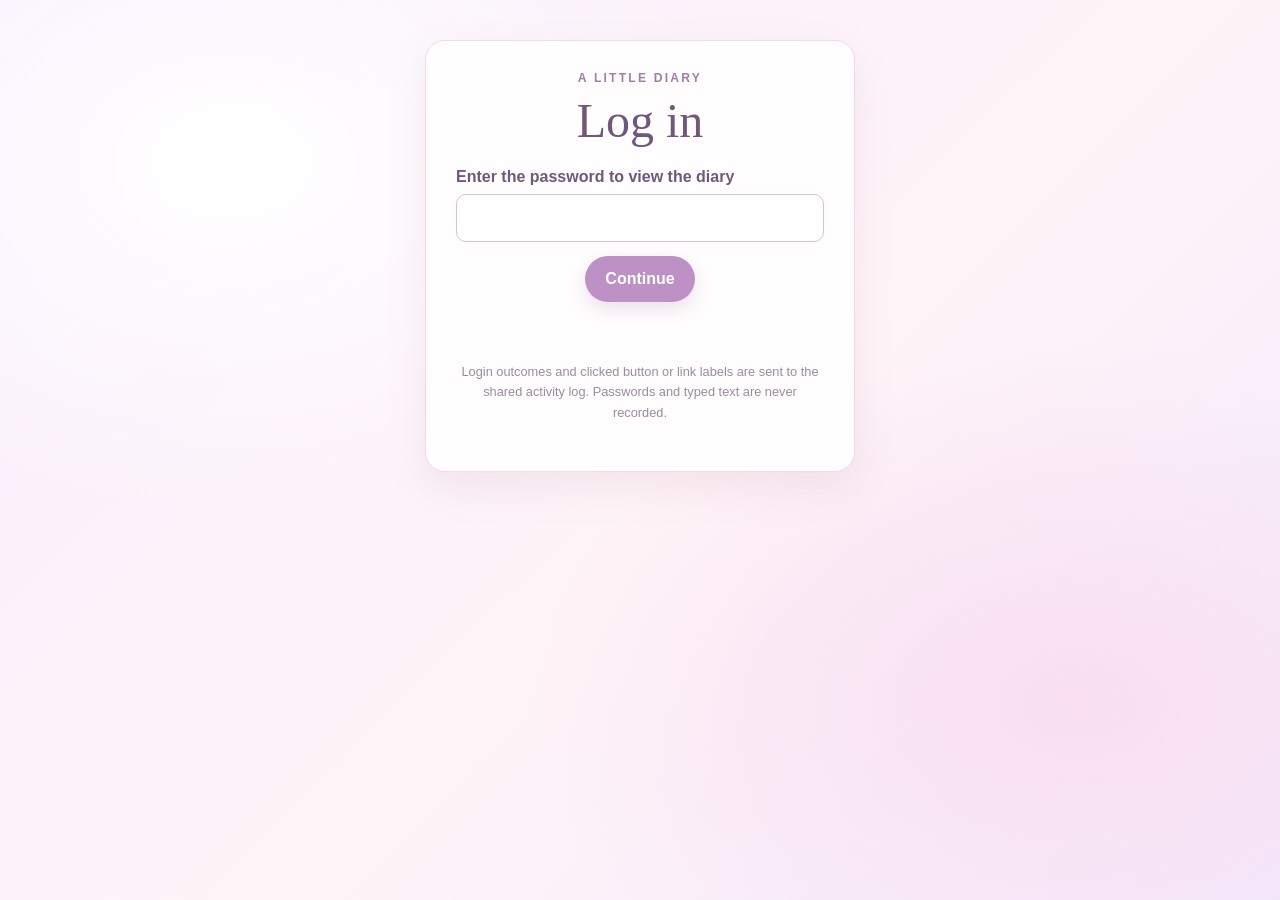
<file: diary.html>
<!doctype html>
<html lang="en">
<head>
  <meta charset="utf-8">
  <meta name="viewport" content="width=device-width, initial-scale=1">
  <meta name="theme-color" content="#fcf5ff">
  <link rel="icon" href="data:,">
  <title>A Little Diary</title>
  <script async src="https://www.googletagmanager.com/gtag/js?id=G-SQG65GV1SY"></script>
  <script>
    window.dataLayer = window.dataLayer || [];
    function gtag(){dataLayer.push(arguments);}
    gtag('js', new Date());
    gtag('config', 'G-SQG65GV1SY');
  </script>
  <style>
    :root {
      color-scheme: light;
      font-family: "Segoe UI", "Trebuchet MS", sans-serif;
      color: #59455f;
      background: #fcf5ff;
      font-synthesis: none;
      text-rendering: optimizeLegibility;
      -webkit-font-smoothing: antialiased;
      -moz-osx-font-smoothing: grayscale;
    }

    * {
      box-sizing: border-box;
    }

    [hidden] {
      display: none !important;
    }

    body {
      min-width: 320px;
      min-height: 100vh;
      margin: 0;
      padding: 40px 16px;
      background:
        radial-gradient(ellipse at 18% 18%, #fff 0, transparent 34%),
        radial-gradient(ellipse at 84% 78%, #f9dff0 0, transparent 36%),
        linear-gradient(135deg, #f8efff, #fff4f7 55%, #f2eaff);
    }

    .login-panel, .diary-page {
      width: min(100%, 850px);
      margin: 0 auto;
      padding: 30px;
      border: 1px solid #f1d9e8;
      border-radius: 20px;
      background: #fffdfd;
      box-shadow: 0 16px 42px #8d66841a;
    }

    .login-panel {
      max-width: 430px;
      text-align: center;
    }

    .eyebrow {
      margin: 0 0 8px;
      color: #a17eaa;
      font-size: 0.76rem;
      font-weight: 700;
      letter-spacing: 0.18em;
      text-transform: uppercase;
    }

    h1 {
      margin: 0;
      color: #70577b;
      font-family: Georgia, "Times New Roman", serif;
      font-size: clamp(2rem, 7vw, 3rem);
      font-weight: 500;
    }

    .password-label {
      display: block;
      margin: 20px 0 8px;
      color: #70577b;
      font-weight: 700;
      text-align: left;
    }

    .password-input {
      width: 100%;
      min-height: 48px;
      padding: 10px 14px;
      border: 1px solid #d9bfdc;
      border-radius: 10px;
      background: #fff;
      color: #59455f;
      font: inherit;
    }

    .password-input:focus-visible, .envelope-button:focus-visible, .button:focus-visible {
      outline: 3px solid #82588c;
      outline-offset: 3px;
    }

    .button {
      display: inline-flex;
      min-height: 46px;
      align-items: center;
      justify-content: center;
      margin-top: 14px;
      padding: 10px 20px;
      border: 0;
      border-radius: 999px;
      background: #bd91c5;
      box-shadow: 0 7px 18px #9b70a633;
      color: #fff;
      cursor: pointer;
      font: inherit;
      font-weight: 700;
      text-decoration: none;
    }

    .button:hover {
      background: #aa7fb4;
    }

    .login-error {
      min-height: 1.5em;
      margin: 12px 0 0;
      color: #a33f63;
    }

    .security-note, .privacy {
      color: #9c8b9e;
      font-size: 0.8rem;
      line-height: 1.6;
    }

    .security-note {
      margin: 18px 0 0;
    }

    .intro {
      margin: 10px 0 24px;
      color: #8d7993;
      line-height: 1.6;
    }

    .photo-gallery {
      margin: 30px auto 36px;
      text-align: center;
    }

    .photo-gallery h2 {
      margin: 0 0 14px;
      color: #a56d91;
      font-family: Georgia, "Times New Roman", serif;
      font-size: 1.5rem;
      font-weight: 500;
    }

    .slideshow-frame {
      position: relative;
      width: min(100%, 340px);
      aspect-ratio: 1.59 / 1;
      margin: 0 auto;
      overflow: hidden;
      border: 1px solid #f1d9e8;
      border-radius: 16px;
      background: #f8efff;
      box-shadow: 0 12px 28px #8d668426;
    }

    .slideshow-image {
      position: absolute;
      inset: 0;
      width: 100%;
      height: 100%;
      object-fit: contain;
      opacity: 0;
      transition: opacity 700ms ease;
    }

    .slideshow-image.is-visible {
      opacity: 1;
    }

    .slideshow-dots {
      display: flex;
      min-height: 28px;
      align-items: center;
      justify-content: center;
      gap: 8px;
      margin: 8px auto 0;
    }

    .slideshow-dot {
      flex: 0 0 8px;
      width: 8px;
      height: 8px;
      padding: 0;
      border: 0;
      border-radius: 50%;
      background: #d9c6df;
      cursor: pointer;
      transition: background 250ms ease, transform 250ms ease, width 250ms ease;
    }

    .slideshow-dot:hover {
      transform: scale(1.2);
    }

    .slideshow-dot.is-active {
      flex-basis: 20px;
      width: 20px;
      border-radius: 999px;
      background: #a56d91;
    }

    .slideshow-dot:focus-visible {
      outline: 3px solid #82588c;
      outline-offset: 4px;
    }

    .visually-hidden {
      position: absolute;
      width: 1px;
      height: 1px;
      padding: 0;
      overflow: hidden;
      clip: rect(0, 0, 0, 0);
      white-space: nowrap;
      border: 0;
    }

    .slideshow-status {
      min-height: 1.6em;
      margin: 10px 0 0;
      color: #8d7993;
      font-size: 0.9rem;
    }

    .entries {
      display: grid;
      grid-template-columns: repeat(auto-fit, minmax(min(100%, 250px), 1fr));
      gap: 18px;
    }

    .entry {
      overflow: hidden;
      padding: 20px;
      border: 1px solid #f1d9e8;
      border-radius: 16px;
      background: linear-gradient(145deg, #fff, #fff8fb);
      text-align: center;
    }

    .entry h2 {
      margin: 0 0 14px;
      color: #a56d91;
      font-family: Georgia, "Times New Roman", serif;
      font-size: 1.25rem;
      font-weight: 500;
    }

    .letter {
      position: relative;
      z-index: 2;
      margin: 0 auto -12px;
      padding: 16px;
      border: 1px solid #f1d9e8;
      border-radius: 12px;
      background: #fffdfd;
      box-shadow: 0 8px 20px #8d66841a;
      text-align: left;
      animation: letter-in 350ms ease both;
    }

    .letter p {
      margin: 0;
      color: #68566c;
      line-height: 1.7;
      overflow-wrap: anywhere;
    }

    .envelope-button {
      position: relative;
      display: grid;
      width: min(100%, 230px);
      min-height: 130px;
      margin: 0 auto;
      padding: 0;
      place-items: center;
      border: 0;
      border-radius: 12px;
      background: transparent;
      color: #70577b;
      cursor: pointer;
      font: inherit;
    }

    .envelope-art {
      position: absolute;
      inset: 12px 0 0;
      overflow: hidden;
      border-radius: 12px;
      background: var(--envelope-base);
      box-shadow: 0 12px 24px #81648624;
    }

    .envelope-flap {
      position: absolute;
      z-index: 2;
      inset: 0 0 auto;
      height: 66%;
      background: var(--envelope-flap);
      clip-path: polygon(0 0, 100% 0, 50% 100%);
      transform-origin: top center;
      transition: transform 450ms ease;
    }

    .envelope-pocket {
      position: absolute;
      z-index: 3;
      inset: 0;
      background: linear-gradient(145deg, transparent 49.5%, var(--envelope-pocket) 50%),
        linear-gradient(215deg, transparent 49.5%, var(--envelope-flap) 50%);
      clip-path: polygon(0 0, 50% 58%, 100% 0, 100% 100%, 0 100%);
    }

    .envelope-seal {
      position: absolute;
      z-index: 4;
      top: 41%;
      left: 50%;
      display: grid;
      width: 36px;
      height: 36px;
      place-items: center;
      border: 1px solid #ffffff99;
      border-radius: 50%;
      background: #fff8;
      color: #a56d91;
      transform: translateX(-50%);
      transition: opacity 200ms ease;
    }

    .envelope-label {
      position: relative;
      z-index: 5;
      align-self: end;
      margin: 0 0 4px;
      font-size: 0.85rem;
      font-weight: 700;
      text-shadow: 0 1px 5px #fff9;
    }

    .envelope-button[aria-expanded="true"] .envelope-flap {
      transform: rotateX(180deg);
    }

    .envelope-button[aria-expanded="true"] .envelope-seal {
      opacity: 0;
    }

    .entry-pink {
      --envelope-base: #e7bfd3;
      --envelope-flap: #f0d2e1;
      --envelope-pocket: #ddaec6;
    }

    .entry-lavender {
      --envelope-base: #d3c3e6;
      --envelope-flap: #e5daf0;
      --envelope-pocket: #c1addb;
    }

    .message-modal {
      width: min(calc(100% - 32px), 480px);
      max-height: min(90vh, 760px);
      padding: 28px;
      overflow: auto;
      border: 1px solid #f1d9e8;
      border-radius: 20px;
      background: #fffdfd;
      box-shadow: 0 24px 70px #59455f40;
      color: #59455f;
    }

    .message-modal::backdrop {
      background: #47344e99;
      backdrop-filter: blur(4px);
    }

    .message-modal h2 {
      margin: 0;
      color: #70577b;
      font-family: Georgia, "Times New Roman", serif;
      font-size: 1.7rem;
      font-weight: 500;
      text-align: center;
    }

    .modal-envelope {
      position: relative;
      margin-top: 24px;
      padding-bottom: 12px;
    }

    .modal-letter {
      position: relative;
      z-index: 2;
      width: 90%;
      min-height: 100px;
      margin: 0 auto -28px;
      padding: 18px;
      border: 1px solid #f1d9e8;
      border-radius: 12px;
      background: #fff;
      box-shadow: 0 8px 20px #8d668426;
      animation: letter-in 350ms ease both;
    }

    .modal-letter p {
      margin: 0;
      color: #68566c;
      line-height: 1.75;
      overflow-wrap: anywhere;
      white-space: pre-wrap;
    }

    .diary-music-player {
      display: block;
      width: 100%;
      margin-top: 20px;
    }

    .modal-envelope-art {
      position: relative;
      z-index: 1;
      height: 150px;
      overflow: hidden;
      border-radius: 14px;
      background: var(--envelope-base, #e7bfd3);
      box-shadow: 0 12px 24px #81648624;
    }

    .modal-envelope-flap {
      position: absolute;
      z-index: 2;
      inset: 0 0 auto;
      height: 68%;
      background: var(--envelope-flap, #f0d2e1);
      clip-path: polygon(0 0, 100% 0, 50% 100%);
      transform: rotateX(180deg);
      transform-origin: top center;
    }

    .modal-envelope-pocket {
      position: absolute;
      z-index: 3;
      inset: 0;
      background: linear-gradient(145deg, transparent 49.5%, var(--envelope-pocket, #ddaec6) 50%),
        linear-gradient(215deg, transparent 49.5%, var(--envelope-flap, #f0d2e1) 50%);
      clip-path: polygon(0 0, 50% 58%, 100% 0, 100% 100%, 0 100%);
    }

    .modal-close {
      display: flex;
      width: fit-content;
      margin: 18px auto 0;
    }

    .privacy {
      margin: 24px 0 0;
      text-align: center;
    }

    @keyframes letter-in {
      from {
        opacity: 0;
        transform: translateY(12px);
      }

      to {
        opacity: 1;
        transform: translateY(0);
      }
    }

    @media (max-width: 480px) {
      .login-panel, .diary-page {
        padding: 22px 16px;
      }

      .message-modal {
        padding: 22px 18px;
      }
    }

    @media (prefers-reduced-motion: reduce) {
      *, *::before, *::after {
        scroll-behavior: auto !important;
        transition-duration: 0.01ms !important;
        animation-duration: 0.01ms !important;
      }
    }
  </style>
</head>
<body>
  <main class="login-panel" id="login-panel">
    <p class="eyebrow">A Little Diary</p>
    <h1>Log in</h1>
    <form id="login-form">
      <label class="password-label" for="password">Enter the password to view the diary</label>
      <input class="password-input" id="password" name="password" type="password" autocomplete="current-password" required>
      <button class="button" type="submit">Continue</button>
      <p class="login-error" id="login-error" role="status" aria-live="polite"></p>
    </form>
    <p class="privacy">Login outcomes and clicked button or link labels are sent to the shared activity log. Passwords and typed text are never recorded.</p>
    <p class="security-note" id="login-log-status" role="status" aria-live="polite"></p>
  </main>

  <main class="diary-page" id="diary-page" hidden>
    <p class="eyebrow">a little something, just for you</p>
    <p class="intro">i will update this website about what happens to my day, it may not be everyday, but will make sure na every week naay masulod.</p>
    <h1>A Little Diary</h1>
    <p class="intro">Choose an envelope to open one little message.</p>
    <p class="privacy">Login outcomes and clicked button or link labels are sent to the shared activity log. Passwords and typed text are never recorded.</p>

    <section class="photo-gallery" aria-label="Photos from the Sachel folder">
      <h2>Photos</h2>
      <div class="slideshow-frame" aria-roledescription="carousel">
        <img class="slideshow-image" id="slideshow-image-1" alt="">
        <img class="slideshow-image" id="slideshow-image-2" alt="">
      </div>
      <div class="slideshow-dots" id="slideshow-dots" role="group" aria-label="Choose a photo"></div>
      <p class="slideshow-status visually-hidden" id="slideshow-status" role="status" aria-live="polite">Loading photos...</p>
    </section>

    <p class="intro" id="custom-entries-status" role="status" aria-live="polite" hidden></p>
    <section class="entries" id="custom-entries" aria-label="New diary envelopes" hidden></section>

    <section class="entries" aria-label="Diary messages">
      <!-- Edit each h2 to change the box title and each hidden paragraph to change its message. -->
      <article class="entry entry-pink">
        <h2 id="title-1">10-28-2026</h2>
        <p id="message-1" hidden>the day started because i missed an exam last week, our prof told me na he will only cater exams and queries sa morning lang. so, i woke up early para maka punta there and maka take ug exam sa major. sadly, i wasn't able to take it kasi natungnan nga naa mi klase online from 9am to 12nn kaya i stayed in front sa laran and registrar para maki wifi kasi wala na ko naka connect sa alumni(they changed the password). after sa amoang class, our prof messaged sa gc na there will be a quiz at 1:30pm for 30mins, but because my phone is so slow, and paspas mag drain ah battery, i was already lowbat at that time tungod sa online class, i even left the olc before it ended kay mamatay na ang phone. kaya nag message ko sa imoha to borrow a device na ma-use nako for the quiz, then i saw you outside naa ka gipalit na clip something sa tindahan, you saw me din with a glare, your eyes locked on me with anger inside you. then my message was delivered sa imohang messenger means you already read it, tapos nag labas ka again to get tubig. after a while, you went outside with jangjang to get inside the school without looking at me. i don't know what's gotten into me, clean na man sana nga ang answer nimo sa akoa is no, i disregarded the signs and still rushed to talk to you. i was so lost ato, i hurt you by forcing you and made you feel scared. i saw your eyes full of fear and you almost cried because of what i did, yet i still pushed myself na makig-talk sa imoha. tbh, i really don't know why nako gi insist ang talk nga device lang man sana to. after moments of pushing you, i finally got a hold of myself nga mali ang akoang ginabuhat kaya i immediately said sorry then walked out. i looked back a couple of times and i saw you struggling with fear.

i want to come closer and help, assure you, say sorry sa akoang gibuhat, but i know na doing that will just make you feel more scared. so, i just looked at you with jangjang and waited for you to get inside the school before i left papunta sa kanto para mag sakay papunta sa bh. 

naka sakay ko pedicab, paid 50 pesos and didn't really care kung pila akoa ma-gasto basta mapag-isa lang ko kasi i want to asses my actions, i want to think about what i did, i want to know why i lost my control sa akoang sarili. pag abot nako sa bh, i immediately took off my clothes with only my shorts on kasi i feel like i am going to suffocate. i fixed the fan and started it tapos nag yaka ko sa floor. i started crying right away kasi nag flashback ang imohang reaction ato na time and ang nabuo ra sa akoang mind ato was "she's so scared of me", i then wrote a message sa imoha asking for forgiveness, i was aware pud na that won't do anything but to just let you know na i am sober and calm ato na time na kasi i really know na mali akoang gibuhat, i went over the line and make you experience a traumatic event, which i am never going to do again if ever man. if makita man nako ikaw sa school, managad lang ko then if you don't want to see my face, i will gladly accept that kasi tanggap nako kay ako ang mali sa nahitabo. 

i then decided to stay there and wait for you. the night before that day kay i went to your bh, waited outside for 2days. on the first day, naka borrow kog motor and you didn't labas for me and you also started to ignore me na man before that pa. i was thinking lang na maybe we can talk about it kasi you said na you want to think muna, i wanted to know kung unsa imoha na think ato na time po sana. so at around 4am, daghan na mga tao sa labas, kaya i decided to go home. i went to bh hoping na naa ka there, pero i was disappointed kasi wala ikaw. ang thought process lang ana is i was rooting for something kasi my birthday was coming na(i am writing this at 10/30 5:23am currently) so like last year, you went out on your own and surprised me and that continued until 10/28. gina think nako na basi naa kah plano to surprise me. 

so i waited until before midnight na mag sugat sa akoa birthday, mga around 11pm, i went outside sa may highway kasi para ma sugat ra tika if ever man muadto ka and until it was midnight na 00:00am october 29, 2026 without you. i felt a lot of kirot, super lipong, and labad sa ulo kasi walay koy eat for 3 whole days tungod gina try nako mag eat but i feel like i-suka ra nako and akoa burp kay lasang suka pud. so i decided to walk pauwi knowing na you're not gonna see me and greet me sa akoang birthday, while walking namantay gihapon ko sa mga mangagi kasi i was hoping na basin late ra ka kay walay masakyan. while walking, tears were bursting through my eyes and it was hard to breathe, but i continued to walk lang. naabot ko sa tulay where we walked papunta sa bingkahan and sang to myself a happy birthday, "happy birthday to me" while my tears are falling. i was glad lang i was able to save myself from being consumed by pain kasi nanghina jud ko atog taman, i was about to fall sa tulay, but nakalingkod ko daplin sa dalan, i did not mind the trucks na mag agi-agi kaysa mahulog ko didto and i don't want anything to happen sa akoa kasi for sure i know na saimoha maduot tanan, even if aware ka nga wala kay mali i know kung unsa imohang ma feel. moments later, nag tindog ko and wala gihapon ko nag stop ug cry then naabot ko sa kanto cinco tapos nag cry pa ko even more kasi ang last date nato there was my birthday pa, naglipat kasi ta didto sa lyr dapit and karon na day wala ikaw sa akoa birthday. pag uwi nako, i stayed up late lang gihapon kay naa pa may 2:04am hantod naabtan kog 4-5am nag message and wait sa imoha. naka mata ko 6-7 pero lowbat akoang phone kaya 9 na ko naka phone snd gina distract lang nako akoang sarili.</p>
        <button class="envelope-button" type="button" aria-haspopup="dialog" aria-controls="message-dialog" aria-labelledby="title-1 action-1" data-message="message-1">
          <span class="envelope-art" aria-hidden="true"><span class="envelope-flap"></span><span class="envelope-pocket"></span><span class="envelope-seal">♥</span></span>
          <span class="envelope-label" id="action-1">Open this envelope</span>
        </button>
      </article>

      <article class="entry entry-lavender">
        <h2 id="title-2">10-29-2026</h2>
        <p id="message-2" hidden>my birthday, so ayon, to kill time i did a lot of things kasi i checked your schedule and i remembered na 5pm pa mahuman imoha klase(was not aware na nag uwi ka after sa klase atong gahapon because of what happened) and naa ra gihapon sa akoa mind na basi naa gihapon ka plans for my birthday since it's still not too late man. went to pogz to answer quizzes tapos daghan kaayo tao snd i was still distracted kay kahilakon gihapon ko. nag uwi ko around 12 then prep and everything para mag adto sa bh, nagpahatod ko kang papa sa gmall para dili sila makabalo kung asa ko mag-adto, they thought we are going  for a date. went to bh and then nag wait like what i did the day before until nag chat si myles, nakalma ko and nisabot kasi lahi siya kang kikay makig-istorya then she told me na nag uwi na diay ka(mao ni nakapakalma sa akoa kasi ambot i feel like you're with your fam, at least safe ka and less ang fear sa akoa). i was still waiting for your greetings until 2:04am and nothing came, i understood. i found myself earlier that day na blocked na sa tanan social medias and i have a lot of emails pud sa imoha and i hope naga read ikaw atong tanan. mali kaayo nako kasi i am still pushing myself knowing na you have fear inside you. 

after waiting till 2:04, i walked papuntang pogz with tears flowing through my ears, tried to play valo using my main account and i also found out na you blocked or unfriended me sa account nato kaya i added you sa main nako na account(first time opening my account after idk). nahuman ko around 4-5am then right after pag labas nako sa kanto sa um nihilak dayon ko kay narealize agad na dili gihapon diay ko maka-takas. a lot of realizations and i just keep on saying na "shen setael" while crying until naka uwi nalang ko. now, i am writing this diary of myself, para ni sa everyday and i am using this conversation muna sa messenger kay wala pa koy diary na physical for me to write these and give sa imoha kapag mag meet na ta. i just decided na i am never going to spend my birthday without you, so simply, wala ko nag celebrate kay wala man ikaw.

its october 30 na, mamaya na pud again. i have work at 10am kasi padutyhon kog early. i still have you in my mind, i am still crying. 

i am going to do better and be a better person, i am going to make that fear go away, my baba. pasensiya kaayo po for pushing myself and for stressing you out. ill be a look out sa imohang life. i am your number 1 fan, my favorite 13

i never have a single hate sa imoha. i still love you so much, baba. i am always going to root for you always. i love you permanently with all the strings attached. i miss you</p>
        <button class="envelope-button" type="button" aria-haspopup="dialog" aria-controls="message-dialog" aria-labelledby="title-2 action-2" data-message="message-2">
          <span class="envelope-art" aria-hidden="true"><span class="envelope-flap"></span><span class="envelope-pocket"></span><span class="envelope-seal">✦</span></span>
          <span class="envelope-label" id="action-2">Open this envelope</span>
        </button>
      </article>

      <article class="entry entry-pink">
        <h2 id="title-3">10-30-2026</h2>
        <p id="message-3" hidden>i want to create a maribank account and apply sa card kasi makita nako daghan kaayog cashbacks and i want to ipon para sa atoang dalawa. sorry, still hoping for us and dili ni siya mawala, i am sure. sabay ta mag shopping mag bili sa atoang mga needs sa bh. pag labas nako sa bahay, lola asked me kung ako lang ba daw isa, she was looking for you ngano daw wala tika giuban. another wave nadin sa akoa na naa jud urge to message you nonstop, i feel like I don't do that mag numb akoang whole body sa sakit. i really love you, mako. dili nako kaya na mawala ka sa akoa. i am sorry i lost you. talked to your mama, but i was being careful lang pud sa pag say ug sorry kasi i don't know what imoha gi ingon sa ilaha. i can see din na they are mad at me. i am really sorry, mako.

pag alis nako sa balay off to work, mama was crying kasi nawala iyahang 500 and pang bayad sana to sa interest sa laptop. kagabi, giapas ko niya sa pogz and she asked me if ako ba ang nagkuha and i said no, kasi wala man ko nagpasok sa room nila and i had no idea nga naay kwarta didto. she then asked me again pagka morning multiple times if gikuha ba nako and then nahpadungog dungog sila nga i-uli lang daw. wala may lain tao didto kasi nag work si claudette ato na time and then asleep siya atong gi-ingon to nila kaya ako ang ilahang pasabot ato. but okay lang, sanay na man ko sa ing-ato sakit lang pud makita si mama murag mabuang hinilak. 

i arrived at 10am-ish here sa work and then nag clean ko again, refill sa food and drinks tapos mag take ko ug rest here since wala koy sleep. ive been trying to get some sleep pero more on palpitations akoang mafeel para sana hindi exhausting ang tanan. talked to liemarc sa kitchen and i think dili jud siya maka help kasi lala iyang kalintura and pamaol. right when i entered the court, nag burst out agad ang tears, sudden lang siya kasi i am alone man. i am crying din karon while writing this message and while nah send ko sa imoha email.

wala naka rest kasi nag kuha sa mga karton, ipangbaligya na ang mga nakatambak here. hay, i want to cry right now ba gimingaw man jud kaayo ko oy, every second na mag pass kay mag sakit ra akoang heart kay wala ka sa akoa. 

i still feel the same, wala koy lain ma-feel but pain and sa pagka mingaw sa imoha.

sleepy pero ga palpitate kayo.

nanglimpyo early kasi early nahuman ang customers and then pagkahuman kay nagpasundo ko ni papa tapos nagdala lang kog ulam for dinner kasi if ever man na gutomon naa koy makaon.

im still looking at our pics, i miss you so much.

i am waiting for you hoping na we can play valo together, mahal ko.</p>
        <button class="envelope-button" type="button" aria-haspopup="dialog" aria-controls="message-dialog" aria-labelledby="title-3 action-3" data-message="message-3">
          <span class="envelope-art" aria-hidden="true"><span class="envelope-flap"></span><span class="envelope-pocket"></span><span class="envelope-seal">♥</span></span>
          <span class="envelope-label" id="action-3">Open this envelope</span>
        </button>
      </article>

      <article class="entry entry-lavender">
        <h2 id="title-4">10-31-2026 email</h2>
        <p id="message-4" hidden>hello, shen setael. 

it's me, raneb. i want to grow as a person and be the raneb na you know. i am here because nagsisi ko sa tanan nako na binuhatan. really, i cant live without you, it's like impossible to breathe na dili gina think na kailangan mag breathe. i always find you in every corner of whatever i am doing and wherever i go. when i sit lang pud, i just cry kasi i think about you man, kapag mag phone pud ko sa imoha ra pud ko padulong like karon nag message ko sa imoha. lisod kaayo ang tanan kapag wala ka. 

i am never going to give you a farewell message, i can never let myself na mawala ka. 

future is ahead with you, future is planned and secured with you. 

mako, i really am sorry for harassing you, wala nako gihuna-huna ang akoang actions towards you kaya naa ta diri karon. i made you feel the fear ns dili nimo gusto ma-feel. pasensiya jud kaayo sa akoang pagpamugos, baba. i am here karon, willing ko mag wait for you kung kanus-a man ta paburan. dili nako gusto sayangan pa ang chance na gihatag, dili nako gusto na mawala pa ikaw sa akoa. i am really sorry for hurting you. i am so sorry in the most sincere way of being sorry. 

i keep on making scenarios of us kung mag talk na ta, the first thing that i would do is hug you and ask for your forgiveness na mapawala nako nang fear inside you para ma-atubang ko nimo always nga walay kahadlok. 

i am going to always hold your hand, walang bibitaw mako. through our ups and downs, let's build our walls together. 

sa kung unsa man ang plano, andam ko always sa imohang kiliran. we have a place to stay na we can use, we can go anywhere you want and i want. let's be together, baba. 

i really really want to talk to you about us, i am not gonna ask you for a chance na pagpamugos, but to earn it by talking to you. 

ali na, palangga. i love you so much. 

reply lang ikaw here or sa messenger, naa ra ko always nag wait sa imoha. bisan dili imohang notification nga sound kay ginacheck gihapon nako kay para makabalo ko if awake ba ka or no. 

i miss you so much, i miss every part of my shen setael. i love you so much, mahal ko</p>
        <button class="envelope-button" type="button" aria-haspopup="dialog" aria-controls="message-dialog" aria-labelledby="title-4 action-4" data-message="message-4">
          <span class="envelope-art" aria-hidden="true"><span class="envelope-flap"></span><span class="envelope-pocket"></span><span class="envelope-seal">✦</span></span>
          <span class="envelope-label" id="action-4">Open this envelope</span>
        </button>
      </article>

            <article class="entry entry-pink">
        <h2 id="title-5">10-31-2026 </h2>
        <p id="message-5" hidden>i am writing this at 3:47 am on November 1, 2026. my day started at the sound of my alarm at 8:47am, i then checked my phone's notifications to see if i have something from you, but my heart aches when there's nothing but a bunch of scraps. i then messaged you saying na i am going to prep for work and that i have to be early kasi there's a training, but when i arrived sa court, liemarc told me na there's no training for that day kaya nag clean nalang ko sa whole shop and office, then when liemarc went inside kay nag trapo sa whole office and then nag clean sa fan inside sa court, office, and shop. i was also trying to get some sleep pero wala kasi naa mga customers nangabot from time to time when it's supposed to be mingaw. nag try din ko eat ug meal pero i always feel like kasukaon jud kaya naga eat ra kog biscuit and suman tapos wala jud ko batia ug gutom, i feel fine ra man pud and wala ko nag luya so far. 

you messaged ka myles para ipadala sa akoa and it's about the spaylater thingy, you also told me na if i don't stop bothering you, your family will take legal actions para mapa stop lang ko, that hurt me a lot. i made an excuse to go outside tapos i went to the kitchen, nag diretso sa room tapos nag higa ko to cry kasi i really can't hold it in and i needed to cry that time. pero even if that kay never ko nawalaan ug hope na makapag talk pa tayo, i was hoping na sana before mabalik ang klase na makabalik ka sa bh kay makapag talk tayo kasi i really want to personally apologize in front of you kaya i am still here, hopeful. 

as time goes by on that day, you never slipped sa akoa mind, call me weird or what ass-shit pero i keep on going back sa imoha socials with my dump acc. i know na nakabantay ka sa ig kasi imoha siyang gi lock imohang profile. 
You sent
i tried my best to refrain myself from  disturbing you, kaya i decided to message myself so that i can feel na i am still talking to you, namasin lang na basin diay imohang i-open ang akoang account then you can still read my messages na para sa imoha
kapag naa din koy free time, like sa social media, gina open din nako akoa riot and check there if you're playing ba or nakapag play ba ikaw
Nov 1, 2026, 4:47 AM
You sent
at around 4pm, naabot sila king sa court kasi nagpa book sila ni eduard(classmate grade 7) and friends na ka batch ra namo sa techvoc, then naay 3 na from pilot na strand, naa din nasagol na 2 ka girls na i can tell na younger sa amoa/atoa, but I didn't play with them, included lang sila sa group photo kasi they played with them sa ilahang gipa-book na court, they're totally a stranger, i also think na wlw sila dalawa. i am not interested pud sa ilaha, wala din ko wandering eyes kasi every one of them kay they all look the same lang for me, buong-buo sa akoang sarili na ikaw jud ang akoang gusto and ikaw lang ang light sa akoang life, you are the only pretty girl in the whole world. i was also included sa pic kasi we're kaila and friends man and i did not play, king borrowed my shoes pud kasi way sapatos ang buang and bawal ang walay shoes didto mag play, unless staff ka didto. 

at 6pm, queueing starts, dami na agad tao and i stayed lang sa tindahan, why? kasi lima ka bata akoang kailangan bantayan basin manghilabot sila sa mga baligya didto ako ang makasab-an. early din mi nag close ang nanghipos ni liemarc kasi kapoy kaayo and wala man sila coach iaya maka buot-buot ra mig last queue. gi silhigan nako ang office and mop, also the whole court, tapos nag sales sa kita for that day. nag pasundo na din dayon kang papa kay gusto na ko mag uwi para maka emote emote ko and i cried since naka uwi hantod karon. during that time pud kay nag buhat ra ko sa things na mag stalk sa imoha from time to time and check sa riot if open ba ikaw. time check it's 4:42am na and then tomorrow na pud, i am lipong na pero i am not sleepy baba. 

if you're reading this right now, i want to let you know na ikaw ang akoang palangga na shen setael. you are the only person that i want to be with for the rest of my life. i really love you, my shen setael. 

do always know na you are the one that i love, because i am going to love you everyday, tomorrow, and every tomorrow after that. my never ending love for you. 

babye muna for now, i might buy pandesal mamaya for my breakfast, lunch, and maybe dinner. will try to get some rest and eat meals po! i hope na you are doing well karon. mwaaaaa mwa mwaaaa

kalain oy, wala pa gani ko naka sleep kaganina, giyawyawan ko about what i did sa imoha, tho i know man na mali ko wala man ko nangita kakampi and wala amn ko nag ingon na mali to sila pero naa man additional, wala man unta koy gibuhat, birthday na birthday nako tapos niuli rako kadali then ako nay gipasanginlan nga ako ang nagkuha sa 500
You sent
"kabalo ko ikaw nagkuha sa 500 ha, tapos imoha rang gi computer wa naka namao" like what do you mean? i was only here sa balay ato for a few moments, i did not even get inside their room and kabalo si sandy ato
tapos naa sa akoa ang blame
tapos birthday nako, i did not even receive anything from them
worst birthday always
nindot rag naa ka tael
lain kaayo, mulayas nako diri oy pasanginlan man jud ko pirme bisan walay sala</p>
        <button class="envelope-button" type="button" aria-haspopup="dialog" aria-controls="message-dialog" aria-labelledby="title-5 action-5" data-message="message-5">
          <span class="envelope-art" aria-hidden="true"><span class="envelope-flap"></span><span class="envelope-pocket"></span><span class="envelope-seal">✦</span></span>
          <span class="envelope-label" id="action-5">Open this envelope</span>
        </button>
      </article>

      <article class="entry entry-lavender">
        <h2 id="title-6">11-01-2026</h2>
        <p id="message-6" hidden>i woke up at around 12nn, nag bangon ko and then nag inom ug coke tapos nag walk ko papunta sa pogz kasi i was planning to work on my capstone sana pero pag abot nako there nag watch lang kog pjs tapos episode 8 na ko, can you believe that? wala lang siya na straight watch per episode kasi nag hapit din ko play ug valo, syempre just to kill time. idk i just want it to be sunday na agad para maka talk na sana ta since tagal na man na since nag reply ka sa akoa atong acquaintance. 

same lang gihapon, spent my time browsing your social media accounts from time to time and check nako ang valo hantod nag 9pm, ayha pako nag uli. niuli ko sa balay to get some sleep tapos nakamata kog 1am, nibalik ra pud kog pogz to do the same thing. wala jud ganap akoang life kasi that's what I've been doing man. play and watch lang ang akoang ginabuhat, 2pm nako naka uwi then sleep tapos karon, 3am ko nag write ani kay mao pa man pag mata nako since 2pm. 

basically, that's my November 1-2. i have a lot sa akoa mind, ill just right a poem about you, kung unsa ikaw sa akoa. i love you and i miss you</p>
        <button class="envelope-button" type="button" aria-haspopup="dialog" aria-controls="message-dialog" aria-labelledby="title-6 action-6" data-message="message-6">
          <span class="envelope-art" aria-hidden="true"><span class="envelope-flap"></span><span class="envelope-pocket"></span><span class="envelope-seal">✦</span></span>
          <span class="envelope-label" id="action-6">Open this envelope</span>
        </button>
      </article>

      <article class="entry entry-pink">
        <h2 id="title-7">Extra Note</h2>
        <p id="message-7" hidden>nothing happened sa akoang november 3-6, i was just at pogz doing the same thing like atong november 1-2, nag walk lang din ko around digos to places na gina adtoan nato po tapos adto din ko sa bh nato and sa manokan sa imohang bh to ano talk to myself lang
been there for like 2 times na
there will be a third one tomorrow
kanina sa work kay i was talking to maam sharon about you
she's a mom na and naa siya anak na lalake and babae, both older than us tapos both naa uyab din tapos gipakita nako pics nato together and pics nimo alone
ana siya sa akoa "bantog ra diay naibog ka niya, gwapa man pud diay"
😡😡😡😡 shen setael na gud na hmpk</p>
        <button class="envelope-button" type="button" aria-haspopup="dialog" aria-controls="message-dialog" aria-labelledby="title-7 action-7" data-message="message-7">
          <span class="envelope-art" aria-hidden="true"><span class="envelope-flap"></span><span class="envelope-pocket"></span><span class="envelope-seal">✦</span></span>
          <span class="envelope-label" id="action-7">Open this envelope</span>
        </button>
      </article>


    </section>

    <dialog class="message-modal" id="message-dialog" aria-labelledby="modal-title">
      <p class="eyebrow">a little message for you</p>
      <h2 id="modal-title"></h2>
      <div class="modal-envelope">
        <div class="modal-letter"><p id="modal-message"></p></div>
        <div class="modal-envelope-art" aria-hidden="true">
          <div class="modal-envelope-flap"></div>
          <div class="modal-envelope-pocket"></div>
        </div>
      </div>
      <audio class="diary-music-player" id="modal-music" controls preload="none" hidden></audio>
      <p class="privacy" id="modal-music-status" role="status" aria-live="polite" hidden></p>
      <button class="button modal-close" id="close-modal" type="button">Close envelope</button>
    </dialog>
    

    <p><a class="button" href="index.html">Back to the main envelope</a></p>
    <p><button class="button" id="logout" type="button">Log out</button></p>
  </main>

  <script src="activity-log-config.js"></script>
  <script src="activity-log.js"></script>
  <script>
    const loginPanel = document.getElementById("login-panel");
    const diaryPage = document.getElementById("diary-page");
    const loginForm = document.getElementById("login-form");
    const passwordInput = document.getElementById("password");
    const loginError = document.getElementById("login-error");
    const loginLogStatus = document.getElementById("login-log-status");
    const messageDialog = document.getElementById("message-dialog");
    const modalTitle = document.getElementById("modal-title");
    const modalMessage = document.getElementById("modal-message");
    const modalMusic = document.getElementById("modal-music");
    const modalMusicStatus = document.getElementById("modal-music-status");
    const closeModalButton = document.getElementById("close-modal");
    const logoutButton = document.getElementById("logout");
    const customEntries = document.getElementById("custom-entries");
    const customEntriesStatus = document.getElementById("custom-entries-status");
    const config = window.ACTIVITY_LOG_CONFIG || {};
    const supabaseUrl = typeof config.supabaseUrl === "string"
      ? config.supabaseUrl.replace(/\/+$/, "")
      : "";
    const publishableKey = typeof config.publishableKey === "string"
      ? config.publishableKey.trim()
      : "";
    const slideshowImages = [
      document.getElementById("slideshow-image-1"),
      document.getElementById("slideshow-image-2")
    ];
    const slideshowStatus = document.getElementById("slideshow-status");
    const activityStatus = document.createElement("p");
    activityStatus.className = "privacy";
    activityStatus.setAttribute("role", "status");
    activityStatus.setAttribute("aria-live", "polite");
    document.querySelector(".photo-gallery").after(activityStatus);

    window.addEventListener("activitylogerror", (event) => {
      const visibleStatus = diaryPage.hidden ? loginLogStatus : activityStatus;
      visibleStatus.textContent = event.detail;
    });
    const photoPaths = [
      "Sachel/010126.png",
      "Sachel/0126f15d-d460-4dc6-80f2-0b4c2a24afed.jpg",
      "Sachel/01b36314-d3c6-4bbd-a229-f0067fca2c2c.jpg",
      "Sachel/0366b9b1-d328-4292-96f4-3ad9716c3db9 (1).jpg",
      "Sachel/0366b9b1-d328-4292-96f4-3ad9716c3db9.jpg",
      "Sachel/06a86e1c-1b27-4293-aabb-4c2c85e30bbd.jpg",
      "Sachel/07af0fc7-be7a-4e2b-9292-7b02746d4e7b.jpg",
      "Sachel/0b585a57-1ed7-4b9f-ac06-e37b95bbb084.jpg",
      "Sachel/0cc35493-25eb-4dec-be5d-2bd612d70c2b.jpg",
      "Sachel/193aad5e-2d83-4ddc-8410-8fcfd7245da0.jpg",
      "Sachel/195c25f4-126e-4579-b382-6c33f87a77ed.jpg",
      "Sachel/1st.png",
      "Sachel/2716b946-8275-431e-a75d-f3071e8902bd.jpg",
      "Sachel/28079666-1f0f-43de-a9fe-50c146ffb9ff.jpg",
      "Sachel/42487ddb-7656-43b1-82db-826ee2f9d226.jpg",
      "Sachel/4962ccc8-f597-4aa3-8319-7cf337352a4a.jpg",
      "Sachel/4bf1f2c4-c0df-4f15-883c-c6b306841ddd (1).jpg",
      "Sachel/4bf1f2c4-c0df-4f15-883c-c6b306841ddd.jpg",
      "Sachel/509edc70-6709-4762-9778-dbf3cd0263af.jpg",
      "Sachel/55ad9cf1-2934-425f-b15f-f423d54949e8.jpg",
      "Sachel/5a50dc5e-bc77-40bd-8ead-850f434eea1f.jpg",
      "Sachel/5b2eb875-5369-4bb3-97af-74b693d82229.jpg",
      "Sachel/5ba0d1cc-07aa-4d6a-86d7-a138b5097361.jpg",
      "Sachel/5f0e67e3-c231-474a-a8b3-d9bd7fe239e4.jpg",
      "Sachel/60325739-0754-48b6-96b0-2939b81dfdbd.jpg",
      "Sachel/611656256_122239608968154706_2423291302282158935_n.jpg",
      "Sachel/65f32276-b40d-46d5-a408-63f5e5d515d5 (1).jpg",
      "Sachel/65f32276-b40d-46d5-a408-63f5e5d515d5.jpg",
      "Sachel/6818f090-be79-444e-8d2c-949b1a5f7eee.jpg",
      "Sachel/6905149c-b88b-4d5b-8a88-8f63ee87a2c8.jpg",
      "Sachel/6d9804f1-1eaa-4c81-842e-cb00a3d1491b.jpg",
      "Sachel/70fce83c-6ac3-4951-8d8a-f2a594686b01.jpg",
      "Sachel/710c12cd-d75f-418f-8f36-4739c896bb32.jpg",
      "Sachel/75ca8fa8-3db7-4120-a670-cde370be71ab.jpg",
      "Sachel/7697fcb0-013c-4c9b-baa0-a93d31d44951.jpg",
      "Sachel/7bd3d971-df6e-4d29-8c98-0214e04d8027.jpg",
      "Sachel/8321f79e-2d6d-47da-a369-d6fbcab5586c.jpg",
      "Sachel/85e247af-a56c-4c35-9bd8-ea0013e5b393.jpg",
      "Sachel/8c744b92-61b5-4d35-84f1-e04ca7cc1836.jpg",
      "Sachel/9386e1d1-22c9-46c8-ac80-8a650f38bd26.jpg",
      "Sachel/959695ff-4797-432e-923c-3a0ac055206e.jpg",
      "Sachel/96644244-e853-41c3-b19a-8f8bcfa90a99.jpg",
      "Sachel/967a8377-20f5-461d-9289-ee5c898bb62b.jpg",
      "Sachel/998b64da-03f4-484b-b0c9-296be280fa8d.jpg",
      "Sachel/9c47ba59-27ec-43ac-aff3-e107d48179b8.jpg",
      "Sachel/9da56432-36b3-4bb2-8be7-74e480ecb655 (1).jpg",
      "Sachel/9da56432-36b3-4bb2-8be7-74e480ecb655.jpg",
      "Sachel/A year filled with gentleness and love with setael!.png",
      "Sachel/Beige Minimal Collage Couple Love Instagram Story.png",
      "Sachel/ad734dc1-0809-4a50-9fff-b51f25ad48e4.jpg",
      "Sachel/c47db8e0-b13a-405f-ac6c-df9dfbcb8985.jpg",
      "Sachel/d483a036-caeb-41d2-b4f8-1e24af96e029.jpg",
      "Sachel/d484a9fd-c566-4e45-80d1-556659793541.jpg",
      "Sachel/d4e2dd11-58ae-416c-b64f-d95ce2025223.jpg",
      "Sachel/da0f35d2-0da3-4369-b33a-40333ee65294.jpg",
      "Sachel/e200a840-9e97-40f9-be67-6a1245dee166.jpg",
      "Sachel/e73823ba-cdfd-4bb5-b91f-c5dba5d0f417.jpg",
      "Sachel/e838a0e3-aeb7-46dc-887f-26fed7f04445.jpg",
      "Sachel/e88d9cb6-634a-4abd-b321-0855eb03725b.jpg",
      "Sachel/ec1b5e2a-5ca0-46d5-9b81-ab35e65d3694.jpg",
      "Sachel/ee4d29e3-4200-43ba-a003-30dd5f358488.jpg",
      "Sachel/f2d2ab13-42c7-4c73-95b9-81a9d1a987f6.jpg",
      "Sachel/f5ae032d-e865-40ec-af2c-36e36aeb6e08.jpg",
      "Sachel/f8eec514-aba3-47de-a9b8-504e8ca33bbb.jpg",
      "Sachel/fe28a4c1-fccb-4de2-b22e-696b2ca8dbcf.jpg",
      "Sachel/s1.jpg",
      "Sachel/s2.jpg",
      "Sachel/s3.JPG",
      "Sachel/webcam-toy-photo10.jpg",
      "Sachel/webcam-toy-photo11.jpg",
      "Sachel/webcam-toy-photo7.jpg",
      "Sachel/webcam-toy-photo8.jpg",
      "Sachel/webcam-toy-photo9.jpg"
    ];
    const slideshowDots = document.getElementById("slideshow-dots");
    const photoDots = photoPaths.map((_, index) => {
      const dot = document.createElement("button");
      dot.className = "slideshow-dot";
      dot.type = "button";
      dot.setAttribute("aria-label", `Show photo ${index + 1} of ${photoPaths.length}`);
      dot.addEventListener("click", () => showNextPhoto(1, index));
      slideshowDots.append(dot);
      return dot;
    });
    const failedPhotos = new Set();
    let currentPhotoIndex = -1;
    let activeImageIndex = 0;
    let photoLoading = false;
    let slideshowActive = false;
    let photoTimer;

    function updatePhotoDots() {
      const visibleDotCount = 7;
      const firstVisibleDot = Math.max(
        0,
        Math.min(currentPhotoIndex - Math.floor(visibleDotCount / 2), photoPaths.length - visibleDotCount)
      );

      photoDots.forEach((dot, index) => {
        const isCurrent = index === currentPhotoIndex;
        dot.hidden = index < firstVisibleDot || index >= firstVisibleDot + visibleDotCount;
        dot.classList.toggle("is-active", isCurrent);
        if (isCurrent) {
          dot.setAttribute("aria-current", "true");
        } else {
          dot.removeAttribute("aria-current");
        }
      });
    }

    function findNextPhotoIndex(direction) {
      for (let step = 1; step <= photoPaths.length; step += 1) {
        const candidate = currentPhotoIndex === -1
          ? (direction > 0 ? step - 1 : photoPaths.length - step)
          : (currentPhotoIndex + direction * step + photoPaths.length) % photoPaths.length;
        if (!failedPhotos.has(candidate)) {
          return candidate;
        }
      }
      return -1;
    }

    function scheduleNextPhoto() {
      window.clearTimeout(photoTimer);
      if (!slideshowActive) {
        return;
      }
      photoTimer = window.setTimeout(() => showNextPhoto(1), 5000);
    }

    function showNextPhoto(direction, requestedIndex) {
      if (!slideshowActive || photoLoading) {
        return;
      }

      const nextIndex = requestedIndex === undefined
        ? findNextPhotoIndex(direction)
        : requestedIndex;
      if (nextIndex === -1) {
        slideshowStatus.textContent = "No photos could be loaded from the Sachel folder.";
        return;
      }
      if (failedPhotos.has(nextIndex)) {
        showNextPhoto(direction);
        return;
      }
      if (nextIndex === currentPhotoIndex) {
        return;
      }

      photoLoading = true;
      const preloadedPhoto = new Image();
      preloadedPhoto.onload = () => {
        const nextImageIndex = currentPhotoIndex === -1 ? 0 : 1 - activeImageIndex;
        const nextImage = slideshowImages[nextImageIndex];
        nextImage.src = photoPaths[nextIndex];
        nextImage.alt = `Photo ${nextIndex + 1} of ${photoPaths.length}`;
        nextImage.classList.remove("is-visible");
        void nextImage.offsetWidth;
        nextImage.classList.add("is-visible");

        if (currentPhotoIndex !== -1) {
          slideshowImages[activeImageIndex].classList.remove("is-visible");
        }
        currentPhotoIndex = nextIndex;
        activeImageIndex = nextImageIndex;
        slideshowStatus.textContent = `Photo ${currentPhotoIndex + 1} of ${photoPaths.length}`;
        updatePhotoDots();
        photoLoading = false;
        scheduleNextPhoto();
      };
      preloadedPhoto.onerror = () => {
        console.error("Could not load slideshow photo.", photoPaths[nextIndex]);
        failedPhotos.add(nextIndex);
        slideshowStatus.textContent = "A photo could not be loaded. Skipping it.";
        photoLoading = false;
        showNextPhoto(direction);
      };
      preloadedPhoto.src = photoPaths[nextIndex];
    }

    function startSlideshow() {
      slideshowActive = true;
      if (currentPhotoIndex === -1) {
        showNextPhoto(1);
      } else {
        scheduleNextPhoto();
      }
    }

    function stopSlideshow() {
      slideshowActive = false;
      window.clearTimeout(photoTimer);
    }

    function showDiary() {
      loginPanel.hidden = true;
      diaryPage.hidden = false;
      startSlideshow();
      loadCustomDiaryEntries();
    }

    async function loadCustomDiaryEntries() {
      customEntriesStatus.textContent = "";
      customEntriesStatus.hidden = true;
      try {
        const response = await fetch(
          supabaseUrl + "/rest/v1/diary_entries?select=id,created_at,title,content,music_path&order=created_at.desc,id.desc",
          { headers: { apikey: publishableKey } }
        );
        if (!response.ok) {
          throw new Error(`Diary entries could not be loaded (${response.status}).`);
        }
        const entries = await response.json();
        if (!Array.isArray(entries)) {
          throw new Error("The diary returned an unexpected response.");
        }

        customEntries.replaceChildren();
        entries.forEach((entry, index) => {
          const article = document.createElement("article");
          article.className = `entry ${index % 2 === 0 ? "entry-pink" : "entry-lavender"}`;

          const title = document.createElement("h2");
          title.id = `custom-title-${entry.id}`;
          title.textContent = entry.title;

          const message = document.createElement("p");
          message.id = `custom-message-${entry.id}`;
          message.hidden = true;
          message.textContent = entry.content;

          const button = document.createElement("button");
          button.className = "envelope-button";
          button.type = "button";
          button.setAttribute("aria-haspopup", "dialog");
          button.setAttribute("aria-controls", "message-dialog");
          button.setAttribute("aria-labelledby", `${title.id} custom-action-${entry.id}`);
          button.dataset.message = message.id;
          button.dataset.customTitle = title.id;
          if (typeof entry.music_path === "string" && entry.music_path) {
            button.dataset.musicPath = entry.music_path;
          }
          button.innerHTML = '<span class="envelope-art" aria-hidden="true"><span class="envelope-flap"></span><span class="envelope-pocket"></span><span class="envelope-seal">♥</span></span>';
          const label = document.createElement("span");
          label.className = "envelope-label";
          label.id = `custom-action-${entry.id}`;
          label.textContent = "Open this envelope";
          button.append(label);
          button.addEventListener("click", () => openEnvelope(button));
          article.append(title, message, button);
          customEntries.append(article);
        });
        customEntries.hidden = entries.length === 0;
      } catch (error) {
        console.error("Could not load diary envelopes.", error);
        customEntriesStatus.textContent = error.message || "New diary envelopes could not be loaded.";
        customEntriesStatus.hidden = false;
      }
    }

    if (localStorage.getItem("note-access-granted") === "true") {
      showDiary();
    }

    loginForm.addEventListener("submit", (event) => {
      event.preventDefault();
      if (passwordInput.value !== "0713#Sachel!") {
        window.logActivity("Login failed", "Diary");
        loginError.textContent = "That password doesn't match. Please try again.";
        passwordInput.select();
        return;
      }

      window.logActivity("Login succeeded", "Diary");
      localStorage.setItem("note-access-granted", "true");
      loginError.textContent = "";
      showDiary();
    });

    logoutButton.addEventListener("click", () => {
      window.logActivity("Logged out", "Diary");
      localStorage.removeItem("note-access-granted");
      stopSlideshow();
      if (messageDialog.open) {
        messageDialog.close();
      }
      diaryPage.hidden = true;
      loginPanel.hidden = false;
      passwordInput.value = "";
      loginError.textContent = "";
      passwordInput.focus();
    });

    function openEnvelope(button) {
      const entry = button.closest(".entry");
      const title = button.dataset.customTitle
        ? document.getElementById(button.dataset.customTitle)
        : entry && entry.querySelector("h2");
      const message = document.getElementById(button.dataset.message);
      const messageText = message && message.textContent;
      if (!entry || !title || messageText === null || messageText === undefined) {
        console.error("Could not find the title or message for this diary envelope.");
        return;
      }

      button.dataset.logTarget = title.textContent.trim();
      modalTitle.textContent = title.textContent;
      modalMessage.textContent = messageText;
      messageDialog.classList.remove("entry-pink", "entry-lavender");
      const colorClass = [...entry.classList].find((className) => className.startsWith("entry-"));
      if (colorClass) {
        messageDialog.classList.add(colorClass);
      }
      stopModalMusic();
      const hasMusic = Boolean(button.dataset.musicPath);
      if (hasMusic) {
        modalMusic.src = `${supabaseUrl}/storage/v1/object/public/diary-music/${encodeURIComponent(button.dataset.musicPath)}`;
        modalMusic.hidden = false;
      }
      messageDialog.showModal();
      if (hasMusic) {
        modalMusic.play().catch((error) => {
          console.warn("Could not start diary envelope music automatically.", error);
          modalMusicStatus.textContent = "Press play on the music player to listen.";
          modalMusicStatus.hidden = false;
        });
      }
    }

    function stopModalMusic() {
      modalMusic.pause();
      modalMusic.removeAttribute("src");
      modalMusic.load();
      modalMusic.hidden = true;
      modalMusicStatus.textContent = "";
      modalMusicStatus.hidden = true;
    }

    document.querySelectorAll(".envelope-button").forEach((button) => {
      button.addEventListener("click", () => openEnvelope(button));
    });

    closeModalButton.addEventListener("click", () => {
      messageDialog.close();
    });

    messageDialog.addEventListener("click", (event) => {
      if (event.target === messageDialog) {
        messageDialog.close();
      }
    });

    messageDialog.addEventListener("cancel", (event) => {
      event.preventDefault();
      messageDialog.close();
    });

    messageDialog.addEventListener("close", stopModalMusic);

    document.addEventListener("keydown", (event) => {
      if (event.key === "Escape" && messageDialog.open) {
        messageDialog.close();
      }
    });
  </script>
</body>
</html>
</file>
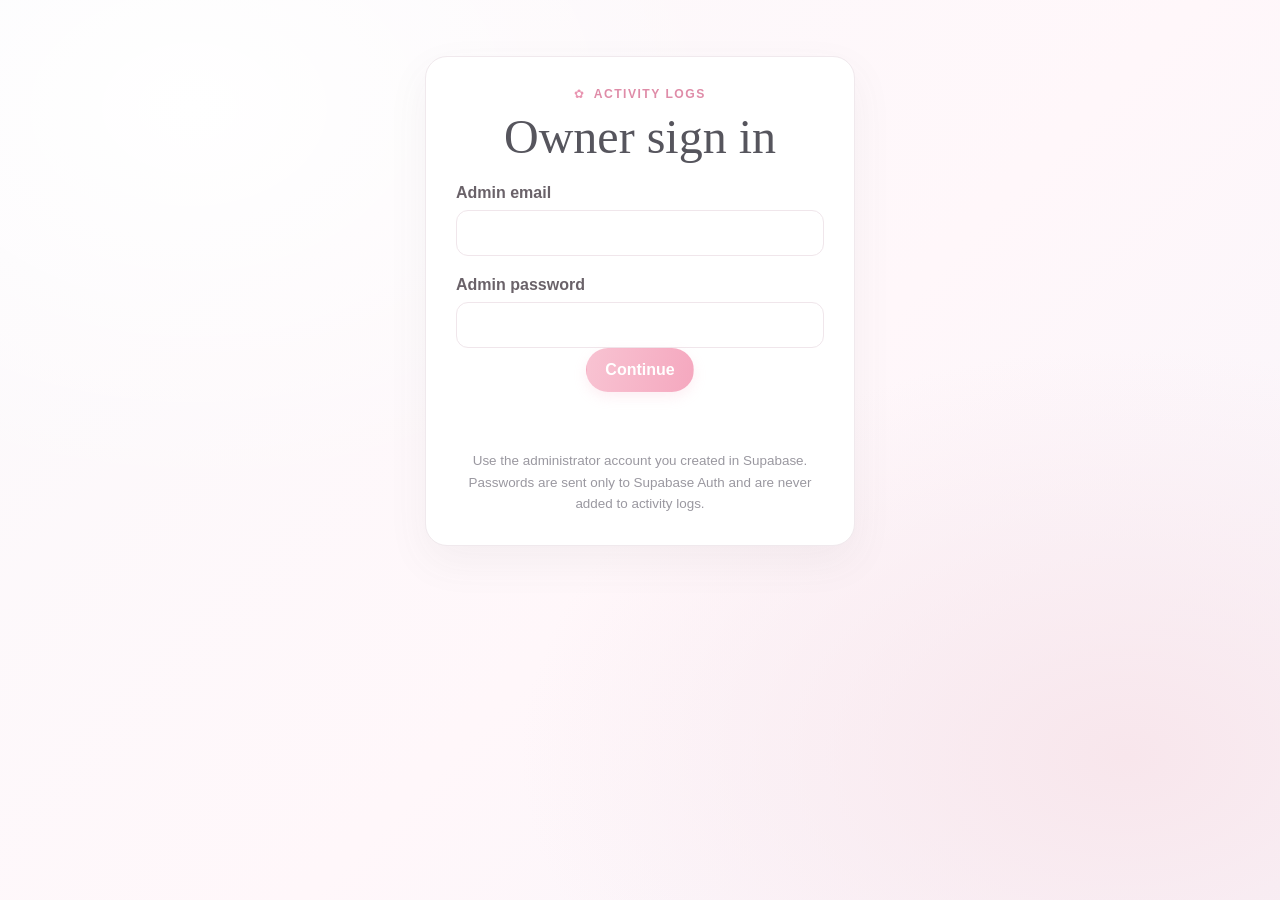
<file: logs.html>
<!doctype html>
<html lang="en">
<head>
  <meta charset="utf-8">
  <meta name="viewport" content="width=device-width, initial-scale=1">
  <meta name="theme-color" content="#fcf5ff">
  <link rel="icon" href="data:,">
  <title>Activity Logs</title>
  <script async src="https://www.googletagmanager.com/gtag/js?id=G-SQG65GV1SY"></script>
  <script>
    window.dataLayer = window.dataLayer || [];
    function gtag(){dataLayer.push(arguments);}
    gtag('js', new Date());
    gtag('config', 'G-SQG65GV1SY');
  </script>
  <style>
    :root {
      color-scheme: light;
      font-family: "Segoe UI", "Trebuchet MS", sans-serif;
      color: #56555d;
      background: #fbfafc;
      font-synthesis: none;
      text-rendering: optimizeLegibility;
      -webkit-font-smoothing: antialiased;
      -moz-osx-font-smoothing: grayscale;
      --ink: #56555d;
      --muted: #9a98a0;
      --line: #f0e9ed;
      --accent: #f3a9c0;
    }

    * {
      box-sizing: border-box;
    }

    [hidden] {
      display: none !important;
    }

    body {
      min-width: 320px;
      min-height: 100vh;
      margin: 0;
      padding: clamp(24px, 5vw, 56px) 16px;
      background:
        radial-gradient(ellipse at 15% 12%, #fff 0, transparent 35%),
        radial-gradient(ellipse at 88% 84%, #f8e6ec 0, transparent 38%),
        linear-gradient(135deg, #fbfafc, #fff7fa 55%, #f8f5fb);
    }

    main {
      width: min(100%, 680px);
      margin: 0 auto;
      padding: 30px;
      border: 1px solid var(--line);
      border-radius: 22px;
      background: #fff;
      box-shadow: 0 16px 42px #5c596010;
    }

    .login {
      max-width: 430px;
      text-align: center;
    }

    #logs-content {
      width: min(100%, 1050px);
    }

    .login h1 {
      font-size: clamp(2rem, 7vw, 3rem);
    }

    .password-label {
      display: block;
      margin: 20px 0 8px;
      color: #6a6269;
      font-weight: 700;
      text-align: left;
    }

    .password-input {
      width: 100%;
      min-height: 46px;
      padding: 10px 14px;
      border: 1px solid #f0e6eb;
      border-radius: 12px;
      background: #fff;
      color: var(--ink);
      font: inherit;
    }

    .password-input:focus-visible {
      outline: 3px solid #f1b3c6;
      outline-offset: 2px;
    }

    .login-error {
      min-height: 1.5em;
      margin: 12px 0 0;
      color: #a64e68;
    }

    .eyebrow {
      margin: 0 0 8px;
      color: #df8ca8;
      font-size: 0.76rem;
      font-weight: 700;
      letter-spacing: 0.12em;
      text-transform: uppercase;
    }

    .eyebrow::before {
      margin-right: 8px;
      color: #e995b1;
      content: "✿";
    }

    h1 {
      margin: 0;
      color: #56555d;
      font-family: Georgia, "Times New Roman", serif;
      font-size: clamp(2rem, 7vw, 3rem);
      font-weight: 500;
    }

    .description, .privacy, #status {
      color: var(--muted);
      line-height: 1.6;
    }

    .description {
      margin: 12px 0 24px;
    }

    .summary {
      margin: 0 0 16px;
      color: #d985a1;
      font-weight: 700;
    }

    .table-wrap {
      overflow-x: auto;
      border: 1px solid var(--line);
      border-radius: 12px;
      background: #fff;
    }

    table {
      width: 100%;
      border-collapse: collapse;
      text-align: left;
    }

    th, td {
      padding: 13px 15px;
      border-bottom: 1px solid var(--line);
    }

    th {
      background: #fff3f7;
      color: #6a6269;
      font-size: 0.9rem;
    }

    tbody tr:last-child td {
      border-bottom: 0;
    }

    #empty-row td {
      color: var(--muted);
      text-align: center;
    }

    .actions {
      display: flex;
      flex-wrap: wrap;
      gap: 12px;
      margin-top: 20px;
    }

    .button {
      display: inline-flex;
      min-height: 44px;
      align-items: center;
      justify-content: center;
      padding: 10px 18px;
      border: 1px solid transparent;
      border-radius: 999px;
      background: linear-gradient(100deg, #f8c3d2, #f5a8bf);
      box-shadow: 0 5px 13px #f4aec433;
      color: #fff;
      cursor: pointer;
      font: inherit;
      font-weight: 700;
      text-decoration: none;
      transition: background-color 160ms ease, transform 160ms ease;
    }

    .button:hover {
      background: #ef9eb7;
      transform: translateY(-1px);
    }

    .button:focus-visible {
      outline: 3px solid #e995b1;
      outline-offset: 3px;
    }

    .button:disabled {
      cursor: not-allowed;
      opacity: 0.55;
    }

    #clear-logs {
      border-color: #f1d5de;
      background: #fff4f7;
      box-shadow: none;
      color: #a95d76;
    }

    #clear-logs:hover {
      background: #ffeaf0;
    }

    #logout {
      border-color: #eee8ec;
      background: #fff;
      box-shadow: none;
      color: #77767d;
    }

    #logout:hover {
      background: #faf7f9;
    }

    .privacy {
      margin: 22px 0 0;
      font-size: 0.84rem;
    }

    #status {
      min-height: 1.6em;
    }

    @media (max-width: 480px) {
      main {
        padding: 22px 16px;
      }

      th, td {
        padding: 10px 12px;
      }
    }

    @media (prefers-reduced-motion: reduce) {
      .button {
        transition: none;
      }
    }
  </style>
</head>
<body>
  <main class="login" id="login-panel">
    <p class="eyebrow">Activity Logs</p>
    <h1>Owner sign in</h1>
    <form id="login-form">
      <label class="password-label" for="email">Admin email</label>
      <input class="password-input" id="email" name="email" type="email" autocomplete="username" required>
      <label class="password-label" for="password">Admin password</label>
      <input class="password-input" id="password" name="password" type="password" autocomplete="current-password" required>
      <button class="button" type="submit">Continue</button>
      <p class="login-error" id="login-error" role="status" aria-live="polite"></p>
    </form>
    <p class="privacy">Use the administrator account you created in Supabase. Passwords are sent only to Supabase Auth and are never added to activity logs.</p>
  </main>

  <main id="logs-content" hidden>
    <p class="eyebrow">owner-only view</p>
    <h1>Shared Activity Logs</h1>
    <p class="description">Visitor button and link clicks and visitor login results are recorded. Admin activity is not included; passwords and typed text are never recorded.</p>
    <p id="summary" class="summary" aria-live="polite">Loading logs...</p>
    <p id="status" role="status" aria-live="polite"></p>
    <div style="display:flex;flex-wrap:wrap;gap:9px;margin-bottom:14px;">
      <button class="button" id="filter-all" type="button" style="min-height:36px;padding:7px 14px;font-size:.82rem;">All activity</button>
      <button class="button" id="filter-reminders" type="button" style="min-height:36px;padding:7px 14px;font-size:.82rem;background:#fff4f7;color:#a95d76;border-color:#f1d5de;box-shadow:none;">Reminders added</button>
      <button class="button" id="filter-likes" type="button" style="min-height:36px;padding:7px 14px;font-size:.82rem;background:#fff4f7;color:#a95d76;border-color:#f1d5de;box-shadow:none;">Likes</button>
      <button class="button" id="filter-checkins" type="button" style="min-height:36px;padding:7px 14px;font-size:.82rem;background:#fff4f7;color:#a95d76;border-color:#f1d5de;box-shadow:none;">Check-ins</button>
    </div>
    <div class="table-wrap">
      <table>
        <thead>
          <tr>
            <th scope="col">When (PHT)</th>
            <th scope="col">Action</th>
            <th scope="col">Page</th>
            <th scope="col">Target / Detail</th>
          </tr>
        </thead>
        <tbody id="log-list"></tbody>
      </table>
    </div>
    <div class="actions">
      <a class="button" href="admin.html">Back to Admin</a>
      <a class="button" href="index.html">Back to the note</a>
      <a class="button" href="diary.html">View the diary</a>
      <button class="button" id="refresh-logs" type="button">Refresh</button>
      <button class="button" id="clear-logs" type="button">Clear all logs</button>
      <button class="button" id="logout" type="button">Log out</button>
    </div>
    <p class="privacy">Only the administrator email listed in the database can view or clear these shared logs.</p>
  </main>

  <script src="activity-log-config.js"></script>
  <script>
    const loginForm = document.getElementById("login-form");
    const emailInput = document.getElementById("email");
    const passwordInput = document.getElementById("password");
    const loginError = document.getElementById("login-error");
    const loginPanel = document.getElementById("login-panel");
    const logsContent = document.getElementById("logs-content");
    const logList = document.getElementById("log-list");
    const summary = document.getElementById("summary");
    const status = document.getElementById("status");
    const clearButton = document.getElementById("clear-logs");
    const refreshButton = document.getElementById("refresh-logs");
    const logoutButton = document.getElementById("logout");
    const config = window.ACTIVITY_LOG_CONFIG || {};
    const ownerSessionStorageKey = "sachel-owner-auth-session";
    const supabaseUrl = typeof config.supabaseUrl === "string"
      ? config.supabaseUrl.replace(/\/+$/, "")
      : "";
    const publishableKey = typeof config.publishableKey === "string"
      ? config.publishableKey.trim()
      : "";
    let accessToken = "";
    let ownerSession = null;

    function responseError(data, fallback) {
      return data && (data.msg || data.message || data.error_description)
        ? (data.msg || data.message || data.error_description)
        : fallback;
    }

    async function readResponse(response) {
      const text = await response.text();
      let data = {};
      if (text) {
        try {
          data = JSON.parse(text);
        } catch (error) {
          data = {};
        }
      }
      if (!response.ok) {
        throw new Error(responseError(data, `Request failed (${response.status}).`));
      }
      return data;
    }

    function authorizationHeaders() {
      return {
        apikey: publishableKey,
        Authorization: `Bearer ${accessToken}`
      };
    }

    function saveOwnerSession(session) {
      if (!session || !session.access_token || !session.refresh_token) {
        throw new Error("Supabase did not return a refreshable owner session.");
      }
      const expiresAt = Number(session.expires_at)
        ? Number(session.expires_at) * 1000
        : Date.now() + Math.max(Number(session.expires_in) || 3600, 60) * 1000;
      ownerSession = {
        accessToken: session.access_token,
        refreshToken: session.refresh_token,
        expiresAt
      };
      accessToken = ownerSession.accessToken;
      localStorage.setItem(ownerSessionStorageKey, JSON.stringify(ownerSession));
    }

    function clearOwnerSession() {
      ownerSession = null;
      accessToken = "";
      localStorage.removeItem(ownerSessionStorageKey);
    }

    function loadOwnerSession() {
      const stored = localStorage.getItem(ownerSessionStorageKey);
      if (!stored) return false;
      let session;
      try {
        session = JSON.parse(stored);
      } catch (error) {
        clearOwnerSession();
        return false;
      }
      if (!session || typeof session.accessToken !== "string" || typeof session.refreshToken !== "string") {
        clearOwnerSession();
        return false;
      }
      ownerSession = session;
      accessToken = session.accessToken;
      return true;
    }

    async function ensureFreshOwnerSession() {
      if (!ownerSession && !loadOwnerSession()) {
        throw new Error("Sign in to continue.");
      }
      if (ownerSession.expiresAt > Date.now() + 30000) return;

      const response = await fetch(supabaseUrl + "/auth/v1/token?grant_type=refresh_token", {
        method: "POST",
        headers: { apikey: publishableKey, "Content-Type": "application/json" },
        body: JSON.stringify({ refresh_token: ownerSession.refreshToken })
      });
      if (!response.ok) {
        const error = await readResponse(response);
        clearOwnerSession();
        throw error;
      }
      saveOwnerSession(await readResponse(response));
    }

    async function verifyOwnerSession() {
      await ensureFreshOwnerSession();
      const response = await fetch(supabaseUrl + "/rest/v1/rpc/is_log_admin", {
        method: "POST",
        headers: { ...authorizationHeaders(), "Content-Type": "application/json" },
        body: "{}"
      });
      const isAdmin = await readResponse(response);
      if (isAdmin !== true) {
        clearOwnerSession();
        throw new Error("This account is not authorized to view activity logs.");
      }
    }

    loginForm.addEventListener("submit", async (event) => {
      event.preventDefault();
      loginError.textContent = "";
      if (!supabaseUrl.startsWith("https://") || !publishableKey) {
        loginError.textContent = "Shared logging is not configured yet.";
        return;
      }

      try {
        const response = await fetch(supabaseUrl + "/auth/v1/token?grant_type=password", {
          method: "POST",
          headers: {
            apikey: publishableKey,
            "Content-Type": "application/json"
          },
          body: JSON.stringify({
            email: emailInput.value.trim(),
            password: passwordInput.value
          })
        });
        const session = await readResponse(response);
        saveOwnerSession(session);
        await verifyOwnerSession();
        passwordInput.value = "";
        loginPanel.hidden = true;
        logsContent.hidden = false;
        await renderLogs();
      } catch (error) {
        clearOwnerSession();
        console.error("Could not sign in to shared activity logs.", error);
        loginError.textContent = error.message || "Sign-in failed. Check your email and password.";
        passwordInput.select();
      }
    });

    logoutButton.addEventListener("click", async () => {
      try {
        if (accessToken) {
          await fetch(supabaseUrl + "/auth/v1/logout", {
            method: "POST",
            headers: authorizationHeaders()
          });
        }
      } catch (error) {
        console.error("Could not end the Supabase session cleanly.", error);
      }
      clearOwnerSession();
      logsContent.hidden = true;
      loginPanel.hidden = false;
      emailInput.value = "";
      passwordInput.value = "";
      loginError.textContent = "";
      emailInput.focus();
    });

    async function getLogs() {
      await ensureFreshOwnerSession();
      const logs = [];
      const pageSize = 500;
      for (let offset = 0; ; offset += pageSize) {
        const response = await fetch(
          supabaseUrl + "/rest/v1/activity_logs?select=id,created_at,action,page,target&order=created_at.desc,id.desc",
          {
            headers: {
              ...authorizationHeaders(),
              "Range-Unit": "items",
              Range: `${offset}-${offset + pageSize - 1}`
            }
          }
        );
        const pageLogs = await readResponse(response);
        if (!Array.isArray(pageLogs)) {
          throw new Error("The shared activity log returned an unexpected response.");
        }
        logs.push(...pageLogs);
        if (pageLogs.length < pageSize) {
          return logs;
        }
      }
    }

    let allLogs = [];
    let activeFilter = "all";

    const reminderActions = new Set(["Reminder added", "Reminder updated"]);
    const likeActions = new Set(["Liked note", "Liked photo", "Liked video"]);
    const checkinActions = new Set(["Check-in sent"]);

    function rowHighlight(action) {
      if (reminderActions.has(action)) return "background:#fff8f0;";
      if (likeActions.has(action)) return "background:#fff0f4;";
      if (checkinActions.has(action)) return "background:#f0fff8;";
      return "";
    }

    function applyFilter() {
      logList.replaceChildren();
      let filtered = allLogs;
      if (activeFilter === "reminders") filtered = allLogs.filter((l) => reminderActions.has(l.action));
      else if (activeFilter === "likes") filtered = allLogs.filter((l) => likeActions.has(l.action));
      else if (activeFilter === "checkins") filtered = allLogs.filter((l) => checkinActions.has(l.action));

      summary.textContent = activeFilter === "all"
        ? `${allLogs.length} ${allLogs.length === 1 ? "event" : "events"} from all visitors`
        : `${filtered.length} ${filtered.length === 1 ? "event" : "events"} · filtered`;

      if (filtered.length === 0) {
        const row = document.createElement("tr");
        const cell = document.createElement("td");
        cell.colSpan = 4;
        cell.style.textAlign = "center";
        cell.style.color = "#9a98a0";
        cell.textContent = activeFilter === "all" ? "No activity recorded yet." : "No matching records.";
        row.append(cell);
        logList.append(row);
        return;
      }

      filtered.forEach((log) => {
        const row = document.createElement("tr");
        row.setAttribute("style", rowHighlight(log.action));
        const timeCell = document.createElement("td");
        const actionCell = document.createElement("td");
        const pageCell = document.createElement("td");
        const targetCell = document.createElement("td");
        timeCell.textContent = formatPhilippineTime(log.created_at);
        actionCell.textContent = log.action;
        pageCell.textContent = log.page;
        targetCell.textContent = log.target;
        row.append(timeCell, actionCell, pageCell, targetCell);
        logList.append(row);
      });
    }

    function setActiveFilter(name) {
      activeFilter = name;
      ["all", "reminders", "likes", "checkins"].forEach((f) => {
        const btn = document.getElementById("filter-" + f);
        if (!btn) return;
        const isActive = f === name;
        btn.style.background = isActive ? "" : "#fff4f7";
        btn.style.color = isActive ? "" : "#a95d76";
        btn.style.borderColor = isActive ? "" : "#f1d5de";
        btn.style.boxShadow = isActive ? "" : "none";
      });
      applyFilter();
    }

    document.getElementById("filter-all").addEventListener("click", () => setActiveFilter("all"));
    document.getElementById("filter-reminders").addEventListener("click", () => setActiveFilter("reminders"));
    document.getElementById("filter-likes").addEventListener("click", () => setActiveFilter("likes"));
    document.getElementById("filter-checkins").addEventListener("click", () => setActiveFilter("checkins"));

    async function renderLogs() {
      if (!accessToken) {
        return;
      }

      try {
        allLogs = await getLogs();
        clearButton.disabled = allLogs.length === 0;
        status.textContent = "";
        applyFilter();
      } catch (error) {
        console.error("Could not load shared activity logs.", error);
        summary.textContent = "Shared logs could not be loaded.";
        status.textContent = error.message || "Check the database setup and try again.";
        clearButton.disabled = true;
      }
    }

    function formatPhilippineTime(value) {
      const date = new Date(value);
      if (Number.isNaN(date.getTime())) return "Invalid timestamp";
      return new Intl.DateTimeFormat("en-PH", {
        timeZone: "Asia/Manila",
        year: "numeric",
        month: "short",
        day: "2-digit",
        hour: "2-digit",
        minute: "2-digit",
        second: "2-digit",
        hour12: true
      }).format(date);
    }

    refreshButton.addEventListener("click", renderLogs);

    clearButton.addEventListener("click", async () => {
      if (!window.confirm("Clear all shared activity logs for every visitor?")) {
        return;
      }

      try {
        await ensureFreshOwnerSession();
        const response = await fetch(supabaseUrl + "/rest/v1/activity_logs?id=gt.0", {
          method: "DELETE",
          headers: {
            ...authorizationHeaders(),
            Prefer: "return=minimal"
          }
        });
        await readResponse(response);
        await renderLogs();
      } catch (error) {
        console.error("Could not clear shared activity logs.", error);
        status.textContent = error.message || "The shared logs could not be cleared.";
      }
    });

    async function restoreOwnerSession() {
      try {
        if (!loadOwnerSession()) return;
        await verifyOwnerSession();
        loginPanel.hidden = true;
        logsContent.hidden = false;
        await renderLogs();
      } catch (error) {
        console.error("Could not restore the saved activity-log session.", error);
        loginError.textContent = `Could not restore the saved sign-in. ${error.message || "Please sign in again."}`;
      }
    }

    restoreOwnerSession();

  </script>
</body>
</html>
</file>
